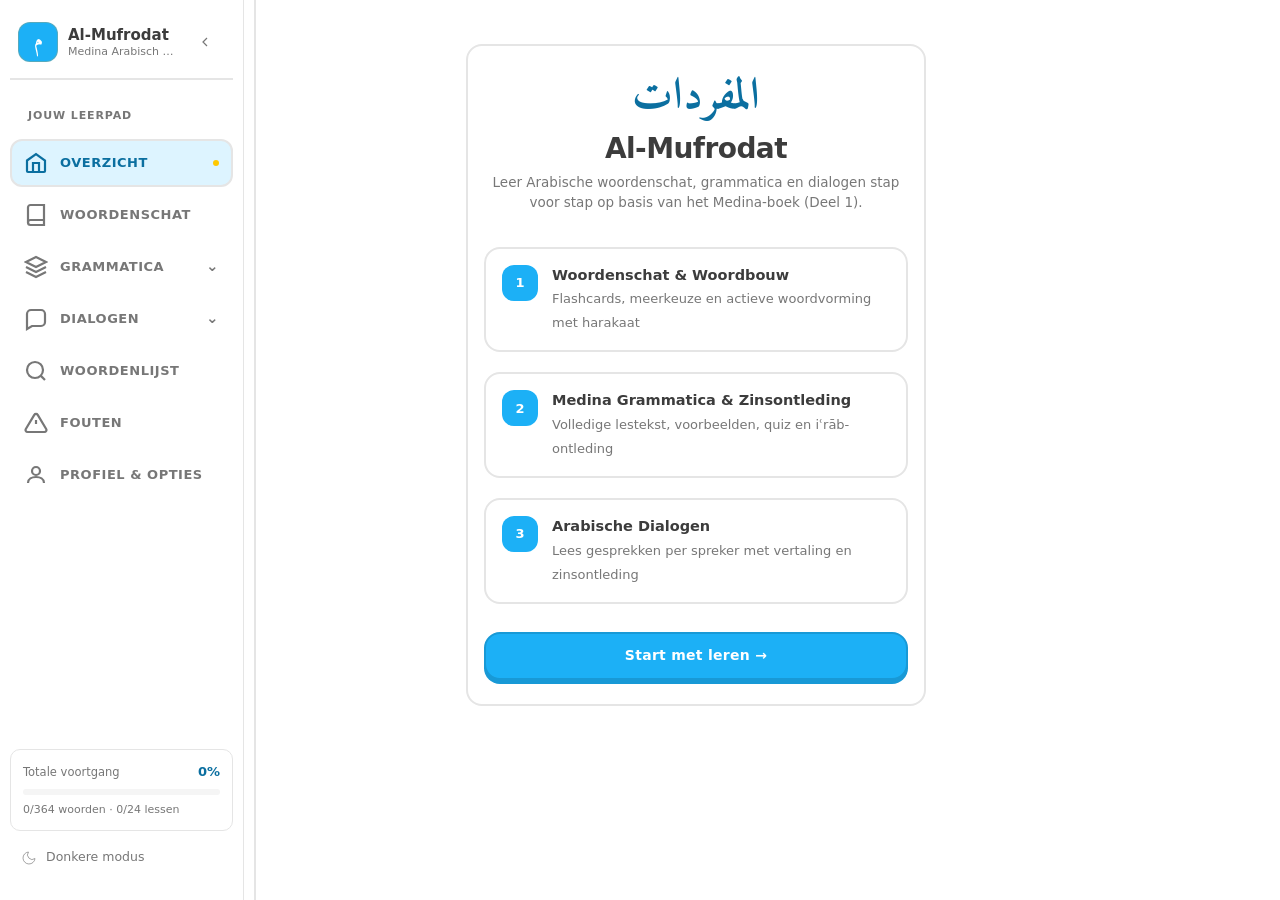
<file: index.html>
<!DOCTYPE html>
<html lang="nl">
<head>
<meta charset="UTF-8">
<meta name="viewport" content="width=device-width, initial-scale=1, viewport-fit=cover">
<title>Al-Mufrodat — Medina Arabisch · Woordenschat, Grammatica & Dialogen</title>
<meta name="theme-color" content="#ffffff" media="(prefers-color-scheme: light)">
<meta name="theme-color" content="#131F24" media="(prefers-color-scheme: dark)">
<meta name="color-scheme" content="light dark">
<meta name="apple-mobile-web-app-capable" content="yes">
<link rel="icon" type="image/svg+xml" href="assets/al-mufrodat-logo.svg">
<meta property="og:type" content="website">
<meta property="og:title" content="Al-Mufrodat — Medina Arabisch">
<meta property="og:description" content="Leer Arabische woordenschat, grammatica en dialogen met de Medina-methode.">
<meta property="og:image" content="assets/al-mufrodat-logo.svg">
<meta name="mobile-web-app-capable" content="yes">
<meta name="description" content="Leer Arabische woordenschat, grammatica en dialogen met de Medina-methode. Download de woordenlijsten per les als PDF.">
<link rel="stylesheet" href="styles.css?v=20261110logo">
<link rel="stylesheet" href="polish.css?v=20261117lab">
<link rel="stylesheet" href="duo-theme.css?v=1">
<script src="duo-theme-boot.js?v=1"></script>
<script src="lessons_v2.js?v=20261110logo"></script>
<script src="grammar_v2.js?v=20261117lab"></script>
<script src="parse_data.js?v=20261110logo"></script>
<script src="exercises_v2.js?v=20261110logo"></script>
<script src="conv_duo.js?v=20261110logo"></script>
<script src="vocab_duo.js?v=20261111path"></script>
<style>
@import url("duo-theme.css?v=1");
.duo-head{display:flex;flex-wrap:wrap;gap:12px;align-items:stretch;margin-bottom:18px}
.duo-stat{flex:1;min-width:100px;background:var(--surface);border:1.5px solid var(--line);border-radius:16px;padding:12px 14px;display:flex;flex-direction:column;gap:2px}
.duo-stat .k{font-size:11px;font-weight:700;letter-spacing:.06em;text-transform:uppercase;color:var(--muted)}
.duo-stat .v{font-size:22px;font-weight:800;color:var(--forest);line-height:1.15}
.duo-stat.gold .v{color:var(--gold)}
.duo-stat.fire .v{color:#e85d04}
.duo-tools{display:flex;flex-wrap:wrap;gap:8px;margin-bottom:16px;align-items:center}
.duo-tools .grow{flex:1}
.duo-path{display:flex;flex-direction:column;align-items:center;gap:0;max-width:420px;margin:0 auto;padding:8px 0 24px}
.duo-node-wrap{display:flex;flex-direction:column;align-items:center;width:100%;position:relative}
.duo-connector{width:4px;height:22px;background:var(--line);border-radius:4px}
.duo-node{width:100%;display:flex;align-items:center;gap:14px;padding:12px 14px;background:var(--surface);border:2px solid var(--line);border-radius:18px;cursor:pointer;text-align:start;font:inherit;color:inherit;box-shadow:0 2px 0 var(--line)}
.duo-node.done{border-color:var(--ok)}
.duo-node.busy{border-color:var(--gold)}
.duo-bubble{width:52px;height:52px;border-radius:50%;flex-shrink:0;display:grid;place-items:center;font-weight:800;font-size:16px;background:var(--paper-deep);color:var(--muted);border:3px solid var(--line)}
.duo-node.busy .duo-bubble{background:var(--gold);color:#173B3F}
.duo-node.done .duo-bubble{background:var(--ok);color:#fff}
.duo-node-body{flex:1;min-width:0}
.duo-node-body strong{display:block;font-size:15px;font-weight:700}
.duo-node-body span{font-size:12.5px;color:var(--muted)}
.duo-node-cta{font-size:12px;font-weight:700;color:var(--forest)}
.flash-card .hint,.flash-card .translit,.card .translit,.translit{display:none!important}
.qcard .q-pic{margin:0 0 10px!important}
.qcard .qar,.qcard .big-ar{font-size:clamp(26px,7vw,38px)!important;margin-top:8px!important}
.gram-sec-title{display:none!important}
.vocab-pdf-link{display:inline-flex;align-items:center;justify-content:center;min-height:40px;align-self:flex-end;margin:8px 6px 4px;padding:7px 14px;border:1px solid var(--line);border-radius:12px;color:var(--forest);background:var(--surface);font-size:13px;font-weight:750;text-decoration:none}
.vocab-pdf-link:hover,.vocab-pdf-link:focus-visible{border-color:var(--gold);background:var(--forest-soft);outline-offset:2px}
.sb-brand-mark[src]{display:block;width:40px;height:40px;object-fit:contain;border:0;background:transparent;border-radius:0}
</style>
</head>
<body>
<div id="sidebar-host"></div>
<div id="topbar-host"></div>
<div id="app"><p style="padding:2rem;font-family:system-ui" role="status">Laden…</p><noscript><p style="padding:0 2rem 2rem;font-family:system-ui">Al-Mufrodat heeft JavaScript nodig. Schakel JavaScript in en laad de pagina opnieuw.</p></noscript></div>
<div id="tabbar-host"></div>
<div class="toast" id="toast"></div>
<script src="app_bootstrap.js?v=1"></script>
</body>
</html>
</file>
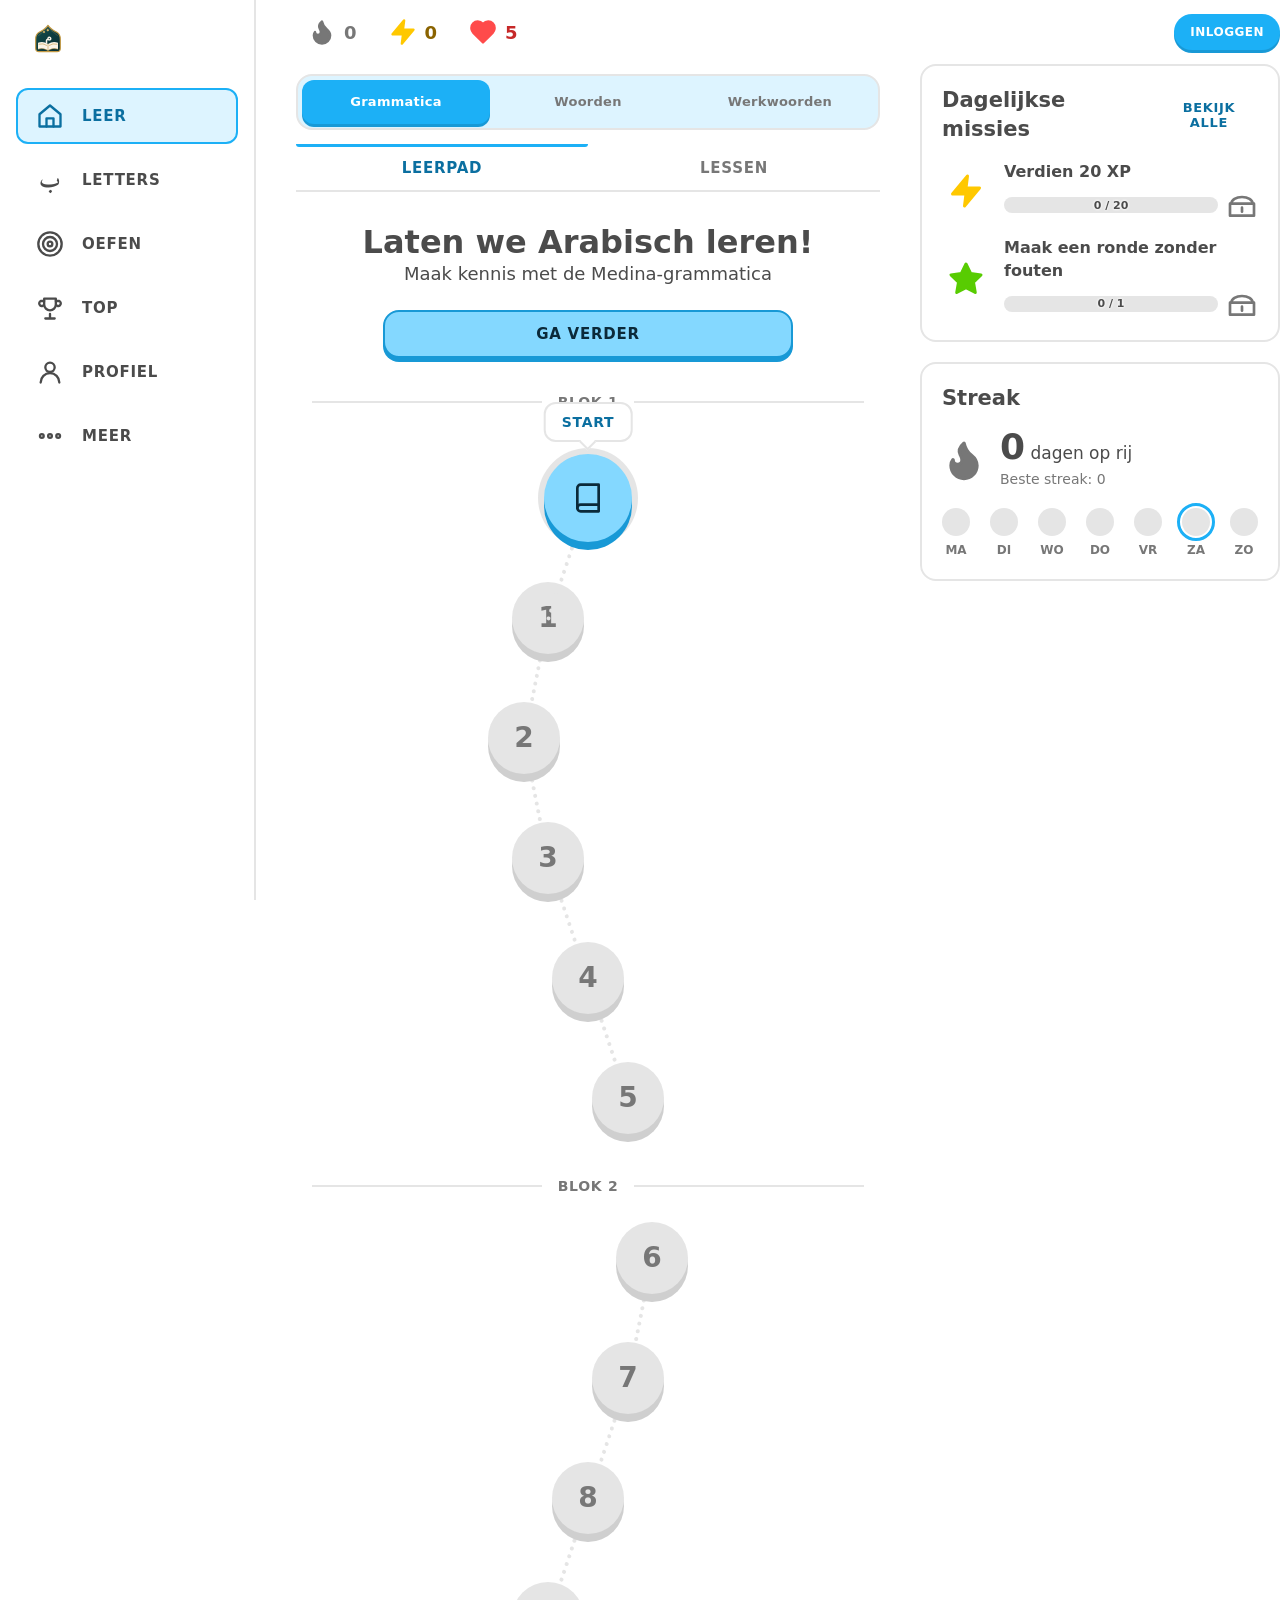
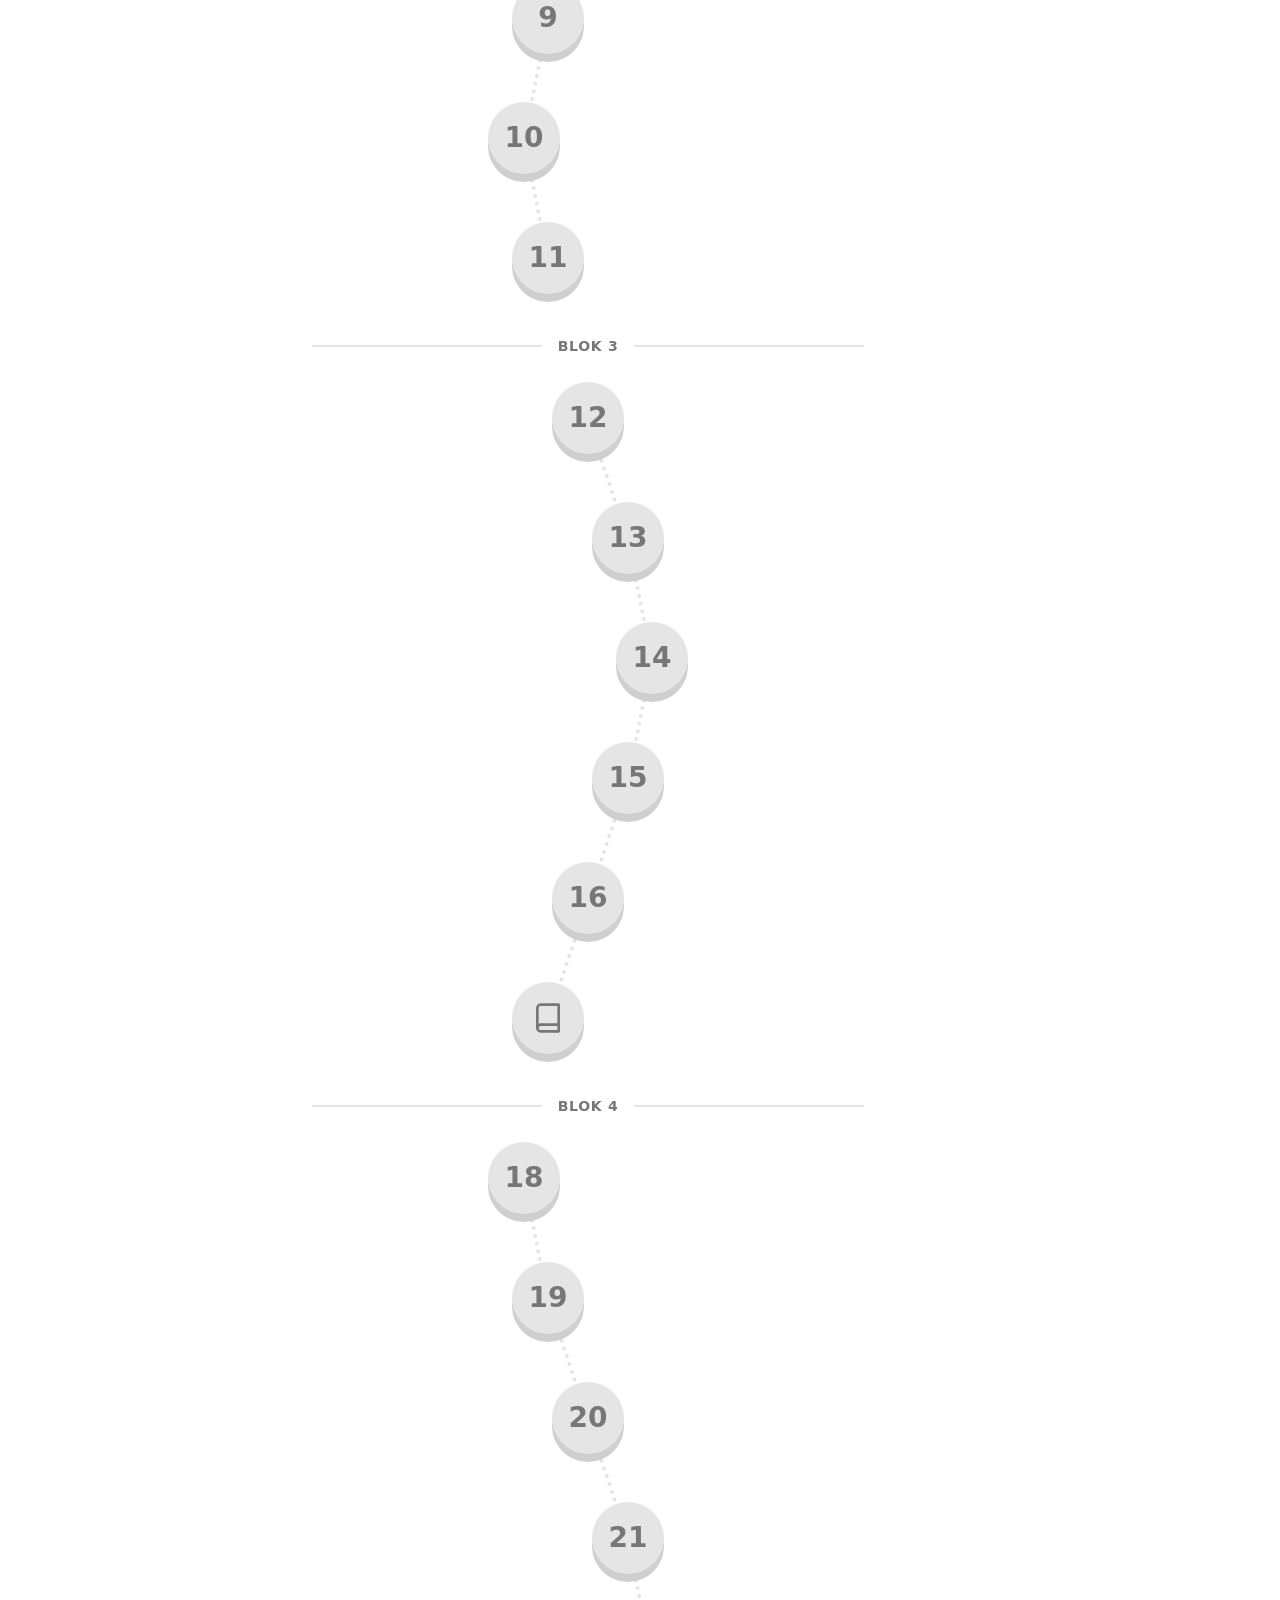
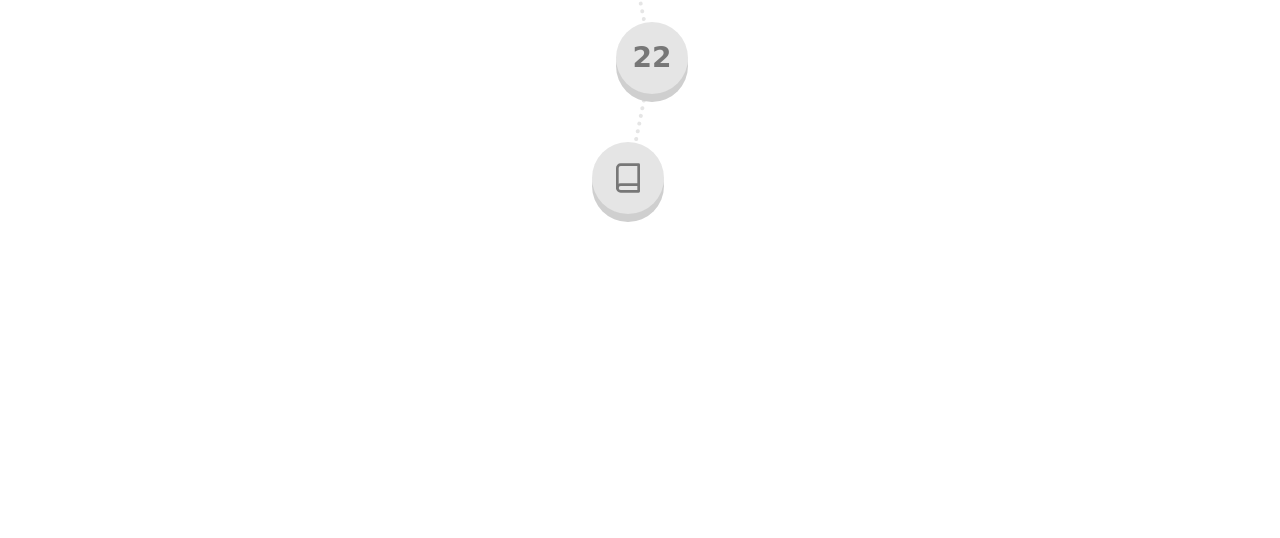
<file: grammatica-test.html>
<!doctype html>
<html lang="nl">
<head>
  <meta charset="utf-8">
  <meta name="viewport" content="width=device-width, initial-scale=1, viewport-fit=cover">
  <meta name="theme-color" content="#131F24">
  <meta name="description" content="Testversie: grammatica oefenen in korte interactieve Medina-lessen.">
  <title>Grammatica Lab · Al-Mufrodat</title>
  <link rel="icon" type="image/svg+xml" href="assets/al-mufrodat-logo.svg">
  <link rel="stylesheet" href="grammatica-test.css?v=8">
  <link rel="stylesheet" href="grammatica-test-ui.css?v=19">
  <link rel="stylesheet" href="grammatica-test-sfx.css?v=19">
  <link rel="stylesheet" href="grammatica-test-home.css?v=24">
  <link rel="stylesheet" href="grammatica-test-lesson-skin.css?v=21">
  <link rel="stylesheet" href="grammatica-test-lab.css?v=19">
  <link rel="stylesheet" href="grammatica-test-play.css?v=23">
  <link rel="stylesheet" href="grammatica-test-vocab.css?v=20261121duo">
  <link rel="stylesheet" href="verbs.css?v=20261116ui">
  <link rel="stylesheet" href="grammatica-test-letters.css?v=2">
  <link rel="stylesheet" href="auth.css?v=3">
  <link rel="stylesheet" href="leaderboard.css?v=2">
  <link rel="stylesheet" href="mascot.css?v=23">
  <script defer src="lessons_v2.js"></script>
  <script defer src="lab_content.js?v=21"></script>
  <script defer src="lab_fill.js?v=21"></script>
  <script defer src="parse_data.js?v=20"></script>
  <script defer src="verbs_data.js?v=20261116stem"></script>
  <script defer src="grammatica-test-verbs.js?v=20261116ui"></script>
  <script defer src="vocab_words.js?v=19"></script>
  <script defer src="grammatica-test-vocab.js?v=20261121duo"></script>
  <script defer src="grammatica-test-letters.js?v=8"></script>
  <script defer src="grammatica-test-parse.js?v=22"></script>
  <script defer src="leaderboard.js?v=2"></script>
  <script defer src="auth-config.js?v=2"></script>
  <script defer src="auth.js?v=2"></script>
  <script defer src="grammatica-test-home.js?v=20261121ui"></script>
  <script defer src="mascot-core.js?v=23"></script>
  <script defer src="grammatica-test.js?v=8"></script>
  <script defer src="grammatica-test-sfx.js?v=24"></script>
  <script defer src="grammatica-test-home-bridge.js?v=19"></script>
  <script defer src="mascot-bridge.js?v=28"></script>
</head>
<body>
<a class="skip" href="#main">Direct naar de les</a>
<header class="site-header">
  <a class="site-brand" href="index.html#/grammatica" aria-label="Terug naar grammatica">
    <img src="assets/al-mufrodat-logo.svg" alt="" width="36" height="36">
    <span><strong>Al-Mufrodat</strong><small>Medina Arabisch</small></span>
  </a>
  <span class="beta-label">TEST</span>
  <a class="site-exit" href="index.html#/grammatica">Grammatica</a>
</header>
<main id="main" tabindex="-1">
  <div id="gd-app" aria-live="off"><p class="loading">Oefenlessen laden…</p></div>
</main>
</body>
</html>
</file>
<file: styles.css>
/* Local Amiri font definitions */
@font-face {
  font-family: 'Amiri';
  font-style: normal;
  font-weight: 400;
  font-display: swap;
  src: url('fonts/amiri-regular-ar.woff2') format('woff2');
  unicode-range: U+0600-06FF, U+0750-077F, U+0870-088E, U+0890-0891, U+08A0-08E1, U+08E3-08FF, U+200C-200E, U+2010-2011, U+204F, U+2E41, U+FB50-FDFF, U+FE70-FE74, U+FE76-FEFC;
}
@font-face {
  font-family: 'Amiri';
  font-style: normal;
  font-weight: 400;
  font-display: swap;
  src: url('fonts/amiri-regular-latin.woff2') format('woff2');
  unicode-range: U+0000-00FF, U+0131, U+0152-0153, U+02BB-02BC, U+02C6, U+02DA, U+02DC, U+0304, U+0308, U+0329, U+2000-206F, U+20AC, U+2122, U+2191, U+2193, U+2212, U+2215, U+FEFF, U+FFFD;
}
@font-face {
  font-family: 'Amiri';
  font-style: normal;
  font-weight: 700;
  font-display: swap;
  src: url('fonts/amiri-bold-ar.woff2') format('woff2');
  unicode-range: U+0600-06FF, U+0750-077F, U+0870-088E, U+0890-0891, U+08A0-08E1, U+08E3-08FF, U+200C-200E, U+2010-2011, U+204F, U+2E41, U+FB50-FDFF, U+FE70-FE74, U+FE76-FEFC;
}
@font-face {
  font-family: 'Amiri';
  font-style: normal;
  font-weight: 700;
  font-display: swap;
  src: url('fonts/amiri-bold-latin.woff2') format('woff2');
  unicode-range: U+0000-00FF, U+0131, U+0152-0153, U+02BB-02BC, U+02C6, U+02DA, U+02DC, U+0304, U+0308, U+0329, U+2000-206F, U+20AC, U+2122, U+2191, U+2193, U+2212, U+2215, U+FEFF, U+FFFD;
}

:root{
  --paper:#F4EFE6; --paper-deep:#E7DFD0; --surface:#FFFFFF;
  --ink:#142224; --ink-soft:#344749; --muted:#5E7072;
  --line:#DFD7C8; --line-strong:#C8BDA8;
  --forest:#12383B; --forest-dark:#0B2527; --forest-soft:#E4EFEF;
  --on-forest:#FAF7F2;
  --gold:#C49A45; --gold-soft:#DAB86E; --gold-pale:rgba(196,154,69,.15);
  --clay:#B83B2A; --clay-soft:#FCE8E5; --ok:#1F7A4C; --ok-soft:#E3F5EC;
  --purple:#12383B; --purple-soft:#E4EFEF; --on-purple:#FAF7F2;
  --blue:#12383B; --blue-soft:#E4EFEF; --on-blue:#FAF7F2;
  --nav:#FFFFFF; --hero:#12383B;
  --radius:14px; --shadow:0 4px 18px rgba(18,56,59,.06);
  --font:Figtree,system-ui,-apple-system,sans-serif; --ar:Amiri,serif;
}

[data-theme="dark"]{
  --paper:#0B1416;
  --paper-deep:#111E21;
  --surface:#152629;
  --ink:#EDF4F5;
  --ink-soft:#B2C5C7;
  --muted:#809699;
  --line:#20373B;
  --line-strong:#2D4A50;
  --forest:#68BCC2;
  --forest-dark:#7EC8CE;
  --forest-soft:rgba(104,188,194,0.14);
  --on-forest:#0B1416;
  --gold:#D4AE5C;
  --gold-soft:#E2C785;
  --gold-pale:rgba(212,174,92,0.16);
  --clay:#E26D5C;
  --clay-soft:rgba(226,109,92,0.18);
  --ok:#48BB78;
  --ok-soft:rgba(72,187,120,0.18);
  --purple:#68BCC2;
  --purple-soft:rgba(104,188,194,0.14);
  --on-purple:#0B1416;
  --blue:#68BCC2;
  --blue-soft:rgba(104,188,194,0.14);
  --on-blue:#0B1416;
  --nav:#101D20;
  --hero:#081012;
  --shadow:0 8px 30px rgba(0,0,0,0.45);
}

*{box-sizing:border-box;margin:0;padding:0;-webkit-tap-highlight-color:transparent}
html, body, #app {
  touch-action: pan-y pinch-zoom;
}
html{-webkit-font-smoothing:antialiased;color-scheme:light;-webkit-text-size-adjust:100%}
[data-theme="dark"]{color-scheme:dark}

body{
  font-family:var(--font);
  background:var(--paper);
  color:var(--ink);
  min-height:100dvh;
  line-height:1.5;
  caret-color:transparent;
  transition:background .2s ease,color .2s ease;
}
input,textarea,select,[contenteditable="true"]{
  caret-color:var(--ink);
  -webkit-user-select:text!important;
  user-select:text!important;
  pointer-events:auto;
  font:inherit;
  color:inherit;
}
button,.tab,.path-card,.card,.lesson,.book-lesson,.opt,.icon-btn,.sbn,.route-card,.core-item{
  caret-color:transparent;
  -webkit-user-select:none;
  user-select:none;
}
button{font:inherit;cursor:pointer;border:none;background:none;color:inherit}
:focus{outline:none}
:focus-visible{outline:2px solid var(--gold);outline-offset:2px}
::selection{background:rgba(191,157,86,.32);color:inherit}

.ar,
[lang="ar"],
.ar-inline {
  font-family: var(--ar);
  direction: rtl;
  font-feature-settings: "liga" 1, "calt" 1;
  -webkit-font-smoothing: antialiased;
  text-rendering: optimizeLegibility;
}

/* Arabisch in lopende tekst & titels (Punt 6): aanzienlijk groter, royale regelafstand, klinkertekens nooit knijpen */
.ar-inline {
  display: inline-block;
  font-size: max(24px, 1.32em);
  line-height: 2.05;
  padding: 0 3px;
  vertical-align: -0.1em;
  unicode-bidi: isolate;
  font-weight: 700;
  color: var(--forest);
  overflow: visible;
}

[data-theme="dark"] .ar-inline {
  color: var(--forest-dark, #7ec8ce);
}

/* Arabisch in lopende Nederlandse tekst, kopjes en lijsten */
p .ar-inline,
p [lang="ar"],
.gram-p .ar-inline,
.gram-p [lang="ar"],
.gram-rule .ar-inline,
.gram-rule [lang="ar"],
.gram-footnote .ar-inline,
.gram-footnote [lang="ar"],
h1 .ar-inline, h1 [lang="ar"],
h2 .ar-inline, h2 [lang="ar"],
h3 .ar-inline, h3 [lang="ar"],
.gram-lesson-title .ar-inline,
.gram-lesson-title [lang="ar"] {
  font-size: max(24px, 1.32em);
  line-height: 2.05;
  padding: 0 3px;
  display: inline-block;
  vertical-align: -0.1em;
  unicode-bidi: isolate;
  font-weight: 700;
  overflow: visible;
}

[data-ar="s"] .ar,[data-ar="s"] .qar,[data-ar="s"] .big-ar{font-size:90%}
[data-ar="l"] .book-line .ar,[data-ar="l"] .qar,[data-ar="l"] .big-ar{font-size:118%}

/* ===== BUTTONS & SHARED UI ===== */
.btn{
  display:inline-flex;align-items:center;justify-content:center;gap:8px;
  min-height:44px;padding:0 18px;border-radius:10px;
  font-weight:600;font-size:14px;transition:all .15s ease;
}
.btn-primary{background:var(--forest);color:var(--on-forest)}
.btn-primary:hover{filter:brightness(1.08)}
.btn-primary:active{transform:scale(.99)}
.btn-gold{background:var(--gold);color:#173B3F;font-weight:700}
.btn-gold:hover{filter:brightness(1.06)}
.btn-secondary{background:var(--surface);border:1.5px solid var(--line-strong);color:var(--ink)}
.btn-secondary:hover{border-color:var(--gold)}
.btn-ghost{color:var(--ink-soft);border:1px solid transparent}
.btn-ghost:hover{background:var(--paper-deep);color:var(--ink)}
.btn-danger{background:var(--clay);color:#fff}
.btn:disabled{opacity:.42;cursor:not-allowed}
.btn-block{width:100%}
.btn-sm{min-height:36px;padding:0 12px;font-size:13px;border-radius:8px}

.icon-btn{
  width:42px;height:42px;border-radius:10px;display:grid;place-items:center;
  border:1.5px solid var(--line);background:var(--surface);color:var(--ink-soft);
  transition:border-color .15s,color .15s,background .15s;
}
.icon-btn:hover{border-color:var(--gold);color:var(--forest)}

.card{
  background:var(--surface);
  border:1px solid var(--line);
  border-radius:var(--radius);
  padding:18px;
  box-shadow:var(--shadow);
}
.progress{height:7px;background:var(--paper-deep);border-radius:99px;overflow:hidden}
.progress>i{display:block;height:100%;background:var(--gold);border-radius:inherit;transition:width .35s ease}

.back{
  display:inline-flex;align-items:center;gap:8px;
  font-size:13.5px;font-weight:600;color:var(--ink-soft);
  min-height:38px;padding:4px 10px 4px 4px;border-radius:9px;
  transition:color .15s,background .15s;
}
.back:hover{color:var(--forest);background:var(--paper-deep)}
.back span{
  width:30px;height:30px;border-radius:8px;
  background:var(--forest);color:var(--on-forest);
  display:grid;place-items:center;font-size:15px;
}

/* ===== MOBILE TABBAR (<700px) ===== */
.sidebar,.topbar{display:none}
#tabbar-host{
  position:fixed;left:0;right:0;bottom:0;z-index:200;
  background:var(--nav);border-top:1px solid var(--line);
}
.tabbar{
  padding:6px 10px calc(6px + env(safe-area-inset-bottom,0px));
  background:var(--nav);
}
.tabbar-inner{max-width:520px;margin:0 auto;display:grid;grid-template-columns:repeat(5,1fr);gap:4px}
.tab{
  display:flex;flex-direction:column;align-items:center;gap:3px;
  padding:7px 4px;border-radius:12px;font-size:10px;font-weight:700;color:var(--muted);
}
.tab.active{color:var(--forest);background:var(--forest-soft)}
.tab.active svg{stroke:var(--gold)}
.tab svg{width:20px;height:20px}

/* ===== HEADERS & SECTION HEADERS (.sh from Al-Wajibat) ===== */
.header{text-align:left;padding:6px 0 14px}
.header .logo{font-family:var(--ar);font-size:32px;font-weight:700;color:var(--forest);line-height:1}
.header h1{font-size:22px;font-weight:700;margin-top:4px;letter-spacing:-.02em}
.header p{color:var(--muted);font-size:13.5px;margin-top:2px}
.stats{display:flex;gap:8px;flex-wrap:wrap;margin-top:12px}
.chip{
  display:inline-flex;align-items:center;gap:6px;padding:6px 12px;
  border-radius:999px;border:1px solid var(--line);background:var(--surface);
  font-size:12px;font-weight:600;color:var(--ink-soft);
}

.sh{
  display:flex;flex-direction:column;gap:14px;
  padding:8px 0 18px;border-bottom:1px solid var(--line);margin-bottom:18px;
}
.sh-main{flex:1;min-width:0}
.sh-eyebrow{
  display:inline-flex;align-items:center;gap:6px;
  font-size:11px;font-weight:700;letter-spacing:.08em;text-transform:uppercase;
  color:var(--gold);margin-bottom:6px;
}
.sh-eyebrow::before{content:"";width:6px;height:6px;border-radius:50%;background:var(--gold)}
.sh h1{
  font-family:var(--ar);font-weight:700;
  font-size:clamp(26px,4vw,36px);line-height:1.15;color:var(--ink);margin-bottom:6px;
}
.sh p{font-size:13.5px;color:var(--muted);line-height:1.5;max-width:560px}
.sh-progress-box{
  background:var(--surface);border:1px solid var(--line);
  border-radius:10px;padding:12px 14px;min-width:155px;
}
.sh-progress-label{font-size:11px;font-weight:600;color:var(--muted);text-transform:uppercase;letter-spacing:.05em;margin-bottom:4px}
.sh-progress-pct{font-size:20px;font-weight:700;color:var(--forest);margin-bottom:8px;line-height:1.1}
.sh-progress-bar{height:6px;border-radius:999px;background:var(--paper-deep);overflow:hidden}
.sh-progress-fill{height:100%;background:var(--gold);border-radius:999px;transition:width .35s ease}

/* ===== RESUME ROW & LESSON CARDS ===== */
.resume-row{
  display:flex;flex-wrap:wrap;align-items:center;gap:8px 12px;
  width:100%;text-align:start;padding:13px 16px;margin-bottom:14px;
  border:1px solid var(--line);border-radius:12px;background:var(--surface);
  transition:border-color .15s,box-shadow .15s;
}
.resume-row:hover{border-color:var(--gold);box-shadow:0 4px 14px rgba(23,59,63,.06)}
.resume-k{
  font-size:11px;font-weight:800;letter-spacing:.06em;text-transform:uppercase;
  color:var(--gold);background:var(--gold-pale);padding:3px 8px;border-radius:6px;
}
.resume-t{font-weight:700;flex:1;font-size:14px}
.resume-m{font-size:12.5px;font-weight:600;color:var(--forest)}

.section-h{display:flex;align-items:baseline;justify-content:space-between;margin:22px 0 10px}
.section-h h2{font-size:17px;font-weight:700}
.section-h span{font-size:11px;font-weight:700;color:var(--muted);text-transform:uppercase;letter-spacing:.06em}

.lesson{
  border:1px solid var(--line);background:var(--surface);
  border-radius:12px;padding:15px 16px;margin-bottom:10px;
  transition:border-color .15s,box-shadow .15s,transform .15s;
}
.lesson:hover{border-color:var(--gold)}
.lesson .status{font-size:10.5px;font-weight:700;text-transform:uppercase;letter-spacing:.06em;margin-bottom:2px}
.lesson .status.new{color:var(--muted)}
.lesson .status.busy{color:var(--gold)}
.lesson .status.done{color:var(--ok)}
.lesson h3{font-size:15.5px;font-weight:700;line-height:1.3}
.lesson .blurb{font-size:13px;color:var(--muted);margin:3px 0 10px}
.lesson .row{display:flex;gap:8px;margin-top:10px}
.lesson .row .btn{flex:1}

.path-lesson{display:flex;gap:14px;align-items:flex-start;width:100%}
.path-num{
  width:38px;height:38px;border-radius:10px;flex-shrink:0;
  display:grid;place-items:center;font-weight:800;font-size:14px;
  background:var(--paper-deep);color:var(--muted);border:1.5px solid var(--line);
}
.path-lesson.busy .path-num{background:var(--gold-pale);color:var(--forest);border-color:var(--gold)}
.path-lesson.done .path-num{background:var(--forest);color:var(--on-forest);border-color:var(--forest)}
.path-body{flex:1;min-width:0}
.path-body h3{font-size:15.5px;margin:2px 0 4px;font-weight:700;line-height:1.35}
.vocab-preview{font-family:var(--ar);font-size:18px;color:var(--forest);margin:4px 0 8px;line-height:1.4;white-space:nowrap;overflow:hidden;text-overflow:ellipsis;direction:rtl;letter-spacing:.02em}
.path-body .btn{width:100%;margin-top:8px}
.path-alts{display:flex;gap:14px;justify-content:center;margin-top:8px;padding-top:6px;border-top:1px dashed var(--line)}
.path-alts button{display:inline-flex;align-items:center;gap:5px;font-size:12.5px;font-weight:700;color:var(--muted);padding:3px 8px;border-radius:6px;transition:color .15s,background .15s}
.path-alts button svg{flex-shrink:0}
.path-alts button:hover{color:var(--forest);background:var(--paper-deep)}

/* ===== FLASHCARDS & QUIZ ===== */
.flash-card{
  min-height:300px;display:flex;flex-direction:column;align-items:center;justify-content:center;
  text-align:center;position:relative;cursor:pointer;padding:44px 22px 26px;
  transition:border-color .15s,transform .12s;
}
.flash-card:hover{border-color:var(--gold)}
.flash-card:active{transform:scale(.99)}
.flash-card .tag{position:absolute;top:14px;left:16px;font-size:11px;font-weight:700;color:var(--muted);letter-spacing:.08em;text-transform:uppercase}
.flash-card .speak{position:absolute;top:12px;right:12px}
.flash-card .big-ar{font-family:var(--ar);font-size:clamp(42px,10vw,64px);font-weight:700;line-height:1.3;direction:rtl}
.flash-card .translit{color:var(--muted);font-size:14px;margin-top:6px}
.flash-card .hint{margin-top:22px;font-size:11px;font-weight:700;color:var(--gold);letter-spacing:.08em;text-transform:uppercase}
.flash-card .nl{font-size:26px;font-weight:700}
.flash-controls{display:flex;align-items:center;justify-content:center;gap:14px;margin-top:18px}
.swipe-hint{display:none;text-align:center;font-size:11px;color:var(--muted);margin-top:10px;font-weight:600}
@media (hover:none) and (pointer:coarse){.swipe-hint{display:block}}

.qcard{position:relative;text-align:center;padding:28px 20px}
.qcard .qlabel{display:none}
.qcard .qmain{font-size:26px;font-weight:700;margin:10px 0 6px}
.qcard .qar{font-family:var(--ar);font-size:clamp(38px,9vw,56px);font-weight:700;direction:rtl;margin:8px 0}
.options{display:grid;grid-template-columns:1fr 1fr;gap:10px;margin-top:18px}
@media(max-width:440px){.options{grid-template-columns:1fr}}
.opt{
  min-height:60px;border:1.5px solid var(--line);border-radius:11px;
  background:var(--paper);font-family:var(--ar);font-size:22px;direction:rtl;
  padding:10px 14px;display:flex;align-items:center;justify-content:center;gap:8px;
  transition:border-color .15s,background .15s;
}
.opt:hover:not(:disabled){border-color:var(--gold);background:var(--surface)}
.opt.opt-nl{font-family:var(--font);font-size:15px;font-weight:600;direction:ltr;min-height:54px;text-align:center}
.opt.correct{background:var(--ok-soft)!important;border-color:var(--ok)!important;color:var(--ok)!important;font-weight:700}
.opt.wrong{background:var(--clay-soft)!important;border-color:var(--clay)!important;color:var(--clay)!important}
.opt:disabled{cursor:default}

.type-row{display:flex;gap:8px;margin-top:16px}
.type-row input{flex:1;min-height:46px;border:1.5px solid var(--line);border-radius:10px;padding:0 14px;background:var(--paper)}
.type-row input:focus{outline:none;border-color:var(--gold);box-shadow:0 0 0 3px var(--gold-pale)}
.dont-know{margin-top:14px;font-size:13px;color:var(--muted);text-decoration:underline;font-weight:600}

.feedback{
  position:fixed;left:0;right:0;bottom:calc(62px + env(safe-area-inset-bottom,0px));
  z-index:150;padding:14px 16px;transform:translateY(140%);
  transition:transform .25s cubic-bezier(.22,1,.36,1);
  border-top:2px solid transparent;pointer-events:none;visibility:hidden;
}
.feedback.show{transform:translateY(0);pointer-events:auto;visibility:visible}
.feedback.ok{background:var(--ok-soft);border-color:var(--ok)}
.feedback.no{background:var(--clay-soft);border-color:var(--clay)}
.feedback-inner{max-width:640px;margin:0 auto;display:flex;align-items:center;justify-content:space-between;gap:12px}
.feedback .txt{font-weight:700;font-size:14.5px}
.feedback.ok .txt{color:var(--ok)}
.feedback.no .txt{color:var(--clay)}

.summary{text-align:center;padding:32px 20px}
.sum-score{font-size:48px;font-weight:800;letter-spacing:-.03em;color:var(--forest);line-height:1}
.sum-score span{font-size:22px;color:var(--muted);font-weight:600}
.summary h2{font-size:24px;margin:8px 0 4px}
.summary p{color:var(--muted);margin-bottom:16px}

/* ===== WOORDENLIJST & FORMS ===== */
.search{
  width:100%;min-height:44px;border:1.5px solid var(--line);border-radius:10px;
  padding:0 14px;background:var(--surface);margin:10px 0 14px;
}
.search:focus{outline:none;border-color:var(--gold);box-shadow:0 0 0 3px var(--gold-pale)}
.wl-group{margin-bottom:20px;background:var(--surface);border:1px solid var(--line);border-radius:12px;padding:12px 16px}
.wl-h{font-size:11.5px;font-weight:700;letter-spacing:.07em;text-transform:uppercase;color:var(--gold);padding-bottom:8px;border-bottom:1px solid var(--line);margin-bottom:4px}
.wl-row{display:flex;align-items:center;gap:12px;padding:10px 0;border-bottom:1px solid var(--line)}
.wl-row:last-child{border-bottom:none}
.wl-row .nl{flex:1;font-weight:600;font-size:14.5px}
.wl-row .ar{font-size:23px;font-weight:700;color:var(--forest)}
.wl-row.warm{box-shadow:inset -3px 0 0 #D4A017}
.wl-row.hot{box-shadow:inset -3px 0 0 var(--clay)}

.form label{display:block;font-size:11px;font-weight:700;letter-spacing:.06em;text-transform:uppercase;color:var(--muted);margin:12px 0 5px}
.form input,.form select{width:100%;min-height:44px;border:1.5px solid var(--line);border-radius:10px;padding:0 12px;background:var(--paper)}
.form input:focus,.form select:focus{outline:none;border-color:var(--gold)}
.form .ar-in{font-family:var(--ar);font-size:20px;direction:rtl}

.toast{
  position:fixed;bottom:88px;left:50%;transform:translateX(-50%);
  background:var(--ink);color:var(--paper);padding:10px 18px;border-radius:10px;
  font-size:13.5px;font-weight:600;opacity:0;pointer-events:none;transition:opacity .25s;z-index:300;max-width:90%;
}
.toast.show{opacity:1}

/* ===== GRAMMAR & PARSING ===== */
.grammar-block{margin-bottom:16px}
.grammar-block h3{font-size:15.5px;font-weight:700;margin-bottom:8px;color:var(--forest)}
.grammar-block ul{padding-left:18px;margin-bottom:12px}
.grammar-block li{font-size:14.5px;line-height:1.55;margin-bottom:6px;color:var(--ink-soft)}
.ex{
  background:var(--paper);border:1px solid var(--line);border-radius:10px;
  padding:12px 16px;margin-bottom:8px;display:flex;justify-content:space-between;align-items:center;gap:12px;
}
.ex .ar{font-size:22px;font-weight:700}
.ex .nl{font-size:13.5px;color:var(--muted);margin-top:2px}

.lesson-tabs{
  position:sticky;top:8px;z-index:15;display:flex;gap:6px;margin:14px 0 18px;
  padding:5px;background:var(--paper-deep);border-radius:12px;border:1px solid var(--line);
  overflow-x:auto;flex-wrap:nowrap;scrollbar-width:none;
}
.lesson-tabs::-webkit-scrollbar{display:none}
.lesson-tab{
  flex:1;min-width:0;padding:10px 10px;border:none;border-radius:9px;
  background:transparent;font-family:inherit;font-size:13px;font-weight:700;
  color:var(--muted);cursor:pointer;transition:.15s;white-space:nowrap;text-align:center;
}
.lesson-tab.active{background:var(--surface);color:var(--forest);box-shadow:0 1px 4px rgba(0,0,0,.08);border:1px solid var(--line)}
[data-theme="dark"] .lesson-tab.active{border-color:var(--gold);color:var(--gold)}
.lesson-tab .tab-count{display:block;font-size:10.5px;font-weight:600;opacity:.75;margin-top:2px}
.lesson-pane{display:none}
.lesson-pane.active{display:block}

.parse-slots{display:flex;flex-direction:column;gap:8px;margin:10px 0}
.parse-slot{
  display:flex;align-items:center;justify-content:space-between;gap:10px;
  padding:11px 14px;border:1.5px dashed var(--line-strong);border-radius:12px;
  background:var(--surface);text-align:start;transition:border-color .15s,background .15s;
}
.parse-slot.drop{border-color:var(--gold);background:var(--gold-pale)}
.parse-slot.filled{border-style:solid;border-color:var(--line)}
.parse-lab{font-size:12.5px;font-weight:700;color:var(--muted);flex:1}
.parse-tok{font-size:22px;font-weight:700}
.parse-bank{display:flex;flex-wrap:wrap;gap:8px;justify-content:center;margin-top:10px}
.parse-chip{
  padding:8px 14px;border-radius:999px;border:1.5px solid var(--line);
  background:var(--surface);min-height:44px;display:flex;flex-direction:column;align-items:center;gap:2px;
}
.parse-chip .ar{font-size:21px}
.parse-chip.on{border-color:var(--gold);background:var(--gold-pale)}
.parse-info{
  display:inline-grid;place-items:center;width:19px;height:19px;border-radius:50%;
  background:var(--paper-deep);font-size:11px;margin-inline-start:5px;color:var(--forest);
}
.parse-explain{
  background:var(--forest-soft);border:1px solid var(--line);border-radius:12px;
  padding:14px;margin-bottom:12px;font-size:13.5px;line-height:1.5;
}
.parse-explain .parse-line{margin:0;padding:6px 0;border-bottom:1px solid var(--line);font-size:14px;color:var(--ink)}
.parse-explain .parse-line.parse-h{font-weight:800;border-bottom:0;padding-top:12px;color:var(--forest)}

/* ===== DIALOGUES & SPEECH RECOGNITION ===== */
.conv-banner{
  width:100%;height:160px;border-radius:14px;overflow:hidden;
  margin-bottom:14px;border:1px solid var(--line);background:var(--paper-deep);position:relative;
}
@media(min-width:600px){.conv-banner{height:190px}}
.conv-banner img{width:100%;height:100%;object-fit:cover;object-position:center 32%;display:block}
.conv-banner .conv-banner-fade{position:absolute;left:0;right:0;bottom:0;height:45%;background:linear-gradient(transparent,rgba(0,0,0,.35));pointer-events:none}

/* Dialogue Hub / Overview Cards */
.conv-unit-card{
  display:flex;flex-direction:column;text-align:start;
  background:var(--surface);border:1px solid var(--line);
  border-radius:16px;padding:18px 20px;cursor:pointer;
  transition:transform .18s cubic-bezier(.2,.8,.4,1), border-color .18s ease, box-shadow .18s ease;
  position:relative;width:100%;font-family:inherit;color:inherit;
}
.conv-unit-card:hover{
  transform:translateY(-2px);border-color:var(--forest);
  box-shadow:0 10px 24px -6px rgba(0,0,0,.12);
}
.conv-card-top{
  display:flex;justify-content:space-between;align-items:center;margin-bottom:12px;
}
.conv-card-badge{
  font-size:11.5px;font-weight:700;text-transform:uppercase;letter-spacing:.06em;
  color:var(--forest);background:rgba(104,188,194,.14);
  padding:3px 9px;border-radius:6px;
}
.conv-card-scenes{
  font-size:12px;font-weight:600;color:var(--muted);
}
.conv-card-body{
  flex:1;display:flex;flex-direction:column;gap:4px;
}
.conv-card-ar{
  font-family:var(--ar);font-size:24px;font-weight:700;line-height:1.4;
  color:var(--ink);text-align:right;direction:rtl;
}
.conv-card-title{
  font-size:15.5px;font-weight:700;color:var(--ink);line-height:1.35;
}
.conv-card-speakers{
  display:flex;flex-wrap:wrap;gap:6px;margin-top:8px;
}
.conv-spk-tag{
  display:inline-flex;align-items:baseline;gap:4px;
  font-size:11.5px;font-weight:600;color:var(--ink-soft);
  background:var(--paper-deep);border:1px solid var(--line);
  padding:2px 8px;border-radius:12px;
}
.conv-spk-tag small{
  color:var(--muted);font-size:10.5px;font-weight:500;
}
.conv-card-footer{
  display:flex;justify-content:space-between;align-items:center;
  margin-top:14px;padding-top:12px;border-top:1px solid var(--line);
  font-size:13px;font-weight:600;color:var(--forest);
}
.conv-card-arrow{
  font-size:15px;transition:transform .18s ease;
}
.conv-unit-card:hover .conv-card-arrow{
  transform:translateX(4px);
}

/* Dialogue Unit View */
.conv-top-bar{
  display:flex;justify-content:space-between;align-items:center;margin-bottom:12px;
}
.conv-top-unit-tag{
  font-size:13px;font-weight:700;color:var(--muted);
}
.conv-hero-card{
  background:var(--surface);border:1px solid var(--line);
  border-radius:18px;padding:20px;margin-bottom:14px;
  position:relative;overflow:hidden;
}
.conv-hero-kicker{
  font-size:11.5px;font-weight:700;text-transform:uppercase;letter-spacing:.08em;
  color:var(--forest);margin-bottom:4px;
}
.conv-hero-ar{
  font-family:var(--ar);font-size:clamp(26px,5.5vw,36px);font-weight:800;
  line-height:1.35;color:var(--ink);margin:4px 0;direction:rtl;text-align:right;
}
.conv-hero-nl{
  font-size:16.5px;font-weight:700;color:var(--ink-soft);
}
.conv-instruction{
  margin-top:10px;padding:8px 12px;border-radius:10px;
  background:var(--paper-deep);border:1px solid var(--line);
  font-size:13px;display:flex;align-items:center;gap:8px;flex-wrap:wrap;color:var(--ink);
}
.conv-instruction .ar{
  font-family:var(--ar);font-weight:700;font-size:15px;
}
.conv-inst-sub{
  color:var(--muted);font-size:12px;
}

/* Scene Selector Tabs */
.conv-scene-tabs{
  display:flex;gap:8px;overflow-x:auto;padding:2px 2px 10px;margin-bottom:12px;
  scrollbar-width:thin;
}
.conv-scene-tab{
  display:flex;flex-direction:column;align-items:flex-start;text-align:start;
  padding:8px 14px;border-radius:12px;min-width:120px;
  background:var(--surface);border:1.5px solid var(--line);
  cursor:pointer;transition:all .15s ease;font-family:inherit;
}
.conv-scene-tab:hover{
  border-color:var(--forest);background:var(--paper);
}
.conv-scene-tab.active{
  border-color:var(--forest);background:var(--paper-deep);
  box-shadow:0 0 0 1px var(--forest);
}
.conv-tab-num{
  font-size:10.5px;font-weight:700;text-transform:uppercase;letter-spacing:.05em;
  color:var(--muted);
}
.conv-scene-tab.active .conv-tab-num{
  color:var(--forest);
}
.conv-tab-label{
  font-size:13px;font-weight:700;color:var(--ink);white-space:nowrap;margin-top:2px;
}

/* Control Bar */
.conv-control-bar{
  display:flex;justify-content:space-between;align-items:center;gap:8px;flex-wrap:wrap;
  background:var(--surface);border:1px solid var(--line);
  border-radius:14px;padding:10px 14px;margin-bottom:14px;
}
.conv-ctrl-left,.conv-ctrl-right{
  display:flex;align-items:center;gap:6px;flex-wrap:wrap;
}
.conv-ctrl-btn{
  display:inline-flex;align-items:center;gap:6px;font-weight:600;
}
.conv-ctrl-btn svg{
  width:15px;height:15px;flex-shrink:0;
}

/* Dialogue Speech Bubbles */
.book-dialogue-wrap{display:block;margin-top:4px;margin-bottom:14px}
.book-dialogue{
  background:transparent;border:none;padding:0;
}
.conv-lines-stack{
  display:flex;flex-direction:column;gap:12px;
}
.book-line{
  background:var(--surface);border:1px solid var(--line);
  border-radius:16px;padding:14px 18px;margin:0;cursor:pointer;
  transition:border-color .18s ease, background-color .18s ease, transform .15s ease, box-shadow .18s ease;
  position:relative;
}
.book-line:hover{
  border-color:var(--line-strong);
}
.book-line.spk-b{
  background:var(--paper);
}
.book-line.line-active{
  border-color:var(--forest)!important;
  background:rgba(104,188,194,.12)!important;
  box-shadow:0 0 0 2px rgba(104,188,194,.35);
  transform:scale(1.008);
}
.book-line.line-ok{
  border-inline-start:5px solid var(--ok)!important;
  background:rgba(42,122,82,.08)!important;
}
.book-line.line-bad{
  border-inline-start:5px solid var(--clay)!important;
  background:rgba(179,64,47,.08)!important;
}
.book-line.line-mid{
  border-inline-start:5px solid var(--gold)!important;
  background:rgba(184,134,11,.08)!important;
}
.conv-line-header{
  display:flex;justify-content:space-between;align-items:center;margin-bottom:8px;gap:8px;
}
.conv-spk-badge{
  display:flex;align-items:center;gap:10px;
}
.conv-spk-avatar{
  width:32px;height:32px;border-radius:50%;
  display:grid;place-items:center;flex-shrink:0;
  font-family:var(--ar);font-weight:800;font-size:16px;color:#FFFFFF;
  box-shadow:0 2px 6px rgba(0,0,0,.15);
}
.conv-spk-info{
  display:flex;align-items:baseline;gap:6px;flex-wrap:wrap;
}
.conv-spk-name{
  font-family:var(--ar);font-size:19px;font-weight:800;color:var(--ink);
  line-height:1.2;
}
.conv-spk-phon{
  font-size:12px;font-weight:600;color:var(--muted);
}
.conv-line-actions,.line-actions{
  display:flex;gap:6px;flex-shrink:0;
}
.conv-act-btn,.line-actions button{
  width:34px;height:34px;border-radius:10px;border:1px solid var(--line);
  background:var(--paper-deep);color:var(--ink);font-size:14px;
  display:grid;place-items:center;cursor:pointer;
  transition:all .15s ease;
}
.conv-act-btn:hover,.line-actions button:hover{
  border-color:var(--forest);background:var(--surface);transform:scale(1.06);
}
.conv-act-btn.mic-btn.listening-target,.line-actions button.mic-btn.listening-target{
  background:var(--clay);color:#FFF;border-color:var(--clay);
  animation:tokpulse 1s infinite;
}
.conv-line-body{
  display:flex;flex-direction:column;gap:6px;
}
.conv-ar,.book-line .ar{
  font-family:var(--ar);font-size:clamp(22px,4.5vw,26px);line-height:1.6;
  font-weight:700;text-align:right;direction:rtl;color:var(--ink);
}
.conv-nl,.book-line .nl{
  display:none;font-size:14px;font-weight:500;color:var(--ink-soft);
  margin-top:6px;padding:8px 12px;background:var(--paper-deep);
  border-radius:10px;text-align:left;direction:ltr;line-height:1.45;
  border:1px solid var(--line);
}
.book-line.open .conv-nl,.book-line.show-all .conv-nl,
.book-line.open .nl,.book-line.show-all .nl{display:block}

/* Navigation */
.conv-nav{display:flex;align-items:center;justify-content:space-between;gap:10px;margin:18px 0 8px;flex-wrap:wrap}
.conv-dots{display:flex;gap:6px;align-items:center;justify-content:center;flex:1}
.conv-dot{width:8px;height:8px;border-radius:50%;background:var(--line-strong);border:none;padding:0;cursor:pointer}
.conv-dot.on{background:var(--forest);transform:scale(1.25)}

/* ===== TARTEEL / HARAKAAT MARKING ===== */
.ar-mark .tok-ok{color:var(--ok)!important;background:rgba(42,122,82,.12);border-radius:4px;padding:0 2px}
.ar-mark .tok-bad{color:var(--clay)!important;background:rgba(179,64,47,.14);border-radius:4px;padding:0 2px;text-decoration:underline;text-decoration-style:wavy}
.ar-mark .tok-haraka{color:#B45309!important;background:rgba(180,83,9,.12);border-radius:4px;padding:0 2px}
.ar-mark .tok-haraka .tash,.ar-mark .tash.bad{color:#B45309;background:rgba(180,83,9,.22);border-radius:3px;outline:2px dotted #B45309;padding:0 1px}
.ar-mark .tok-ok .tash{color:var(--ok)}
.ar-mark .tok-now{background:var(--gold-pale)!important;border-radius:4px;padding:0 3px;box-shadow:0 0 0 2px rgba(191,157,86,.4);animation:tokpulse 1.15s ease-in-out infinite}
@keyframes tokpulse{0%,100%{opacity:1}50%{opacity:.62}}
.ar-mark .tash{font-weight:800}
.ar-mark .tok-wait{color:var(--muted)!important;opacity:.55}
.ar-mark .tok-plain{color:inherit}
.ar-mark .tok-plain .tash{color:var(--forest);font-weight:800}
.tok-ok,.tok-bad,.tok-haraka,.tok-now,.tok-wait,.tok-plain{cursor:pointer}

.hide-ar .tok-wait,.hide-ar .tok-now{color:transparent!important;background:var(--paper-deep)!important;box-shadow:none;border-radius:8px;min-width:2.4ch;display:inline-block;user-select:none}
.hide-ar .tok-wait .tash,.hide-ar .tok-now .tash{visibility:hidden}
.hide-ar.peek .tok-wait,.hide-ar.peek .tok-now{color:inherit!important;background:var(--gold-pale)!important}
.hide-ar.peek .tok-wait .tash,.hide-ar.peek .tok-now .tash{visibility:visible}
.hide-ar .zeg-tr{filter:blur(10px);user-select:none}
.hide-ar.peek .zeg-tr{filter:none}

.tarteel-leg{display:flex;flex-wrap:wrap;gap:6px 12px;font-size:12px;color:var(--muted);margin:8px 0 4px;justify-content:center}
.zeg-mushaf{font-family:var(--ar);font-size:clamp(42px,12vw,68px);font-weight:700;line-height:1.45;direction:rtl;text-align:center;margin:8px 0 4px;min-height:72px}
.flash-mushaf{font-family:var(--ar);font-size:clamp(38px,10vw,56px);font-weight:700;line-height:1.45;direction:rtl;text-align:center}

.speak-result{font-size:13px;font-weight:600;margin-top:6px;padding:8px 12px;border-radius:10px;text-align:right}
.speak-result.ok{background:var(--ok-soft)!important;color:var(--ok)!important}
.speak-result.bad{background:var(--clay-soft)!important;color:var(--clay)!important}
.speak-result.hint{background:var(--paper-deep)!important;color:var(--ink-soft)!important}
.dlg-practice-result{display:block!important;min-height:28px;margin-top:10px;padding:10px 12px;border-radius:10px}
.dlg-score{font-size:14px;font-weight:700}
.dlg-score .pct{font-size:22px;font-weight:800}
.said-live{font-size:13px;color:var(--muted);min-height:18px;text-align:center;margin:2px 0 4px}

.cmp-sheet{
  position:fixed;left:0;right:0;bottom:calc(64px + env(safe-area-inset-bottom,0px));
  z-index:220;margin:0 auto;max-width:560px;width:100%;
  background:var(--surface);border:1.5px solid var(--line);border-radius:16px 16px 0 0;
  padding:16px 18px 20px;box-shadow:0 -10px 32px rgba(0,0,0,.16);
}
.cmp-sheet .cmp-k{font-size:11px;font-weight:700;letter-spacing:.06em;text-transform:uppercase;color:var(--muted);margin-bottom:4px}
.cmp-row{display:flex;align-items:center;justify-content:space-between;gap:10px;padding:10px 0;border-top:1px solid var(--line)}
.cmp-lab{font-size:11px;font-weight:700;color:var(--muted);margin-bottom:2px}
.cmp-ar{font-family:var(--ar);font-size:28px;font-weight:700;direction:rtl;line-height:1.35}
.cmp-hint{font-size:13px;color:var(--ink-soft);margin:8px 0 4px;line-height:1.4}
.end-pill{display:inline-block;font-family:var(--font);font-size:12px;font-weight:800;padding:3px 9px;border-radius:999px;background:var(--paper-deep);color:var(--ink);margin-inline-start:8px;direction:ltr}
.end-pill.ok{background:var(--ok-soft);color:var(--ok)}
.end-pill.bad{background:var(--clay-soft);color:var(--clay)}
.end-pill.maybe{background:rgba(180,83,9,.14);color:#B45309}
.mk-heat{display:inline-block;width:8px;height:8px;border-radius:50%;margin-inline-start:6px;vertical-align:middle;background:var(--line)}
.mk-heat.warm{background:#D4A017}
.mk-heat.hot{background:var(--clay)}

/* ===== PICTURES & MISC ===== */
.pic-frame{
  width:120px;height:120px;border-radius:14px;overflow:hidden;
  border:1px solid var(--line);background:var(--paper-deep);
  margin:8px auto 12px;display:flex;justify-content:center;align-items:center;
}
.pic-frame img{width:100%;height:100%;object-fit:cover;display:block}
.gram-pic .pic-frame{width:170px;height:170px;border-radius:16px}
.q-pic{display:flex;justify-content:center;margin:8px 0}

.mvp-sub{font-size:13.5px;color:var(--muted);margin:0 0 16px;line-height:1.45}
.mvp-kicker{font-size:11px;font-weight:700;color:var(--gold);text-transform:uppercase;letter-spacing:.07em;margin-bottom:2px}
.mistake-row, .mvp-row{
  display:flex;align-items:center;justify-content:space-between;gap:12px;
  width:100%;text-align:left;padding:14px 16px;
  background:var(--surface);border:1px solid var(--line);border-radius:12px;
  cursor:pointer;color:inherit;transition:border-color .15s,box-shadow .15s,transform .15s;
}
.mistake-row:hover, .mvp-row:hover{border-color:var(--gold);box-shadow:0 4px 14px rgba(23,59,63,.06)}
.mistake-row:active, .mvp-row:active{transform:scale(.99)}
.mistake-meta, .mvp-meta{font-size:13px;font-weight:700;color:var(--gold);flex-shrink:0}
.mistake-actions, .mvp-actions{display:flex;gap:8px;margin-top:14px;flex-wrap:wrap}

.hub-toolbar{display:flex;flex-wrap:wrap;gap:6px;align-items:center;margin-bottom:12px}
.hub-toolbar .grow{flex:1;min-width:8px}
.session-top{display:flex;align-items:center;justify-content:space-between;gap:8px;margin-bottom:10px}
.session-top .prog{flex:1;height:6px;background:var(--paper-deep);border-radius:99px;overflow:hidden}
.session-top .prog i{display:block;height:100%;background:var(--gold);border-radius:99px}
.learn-mini{display:flex;align-items:center;justify-content:center;gap:10px;margin:4px 0 8px}
.learn-count{font-size:13px;font-weight:700;color:var(--muted)}
.mini-btn{width:36px;height:36px;border-radius:9px;border:1px solid var(--line);background:var(--surface);font-size:15px;padding:0;display:grid;place-items:center}
.mini-btn.on{background:var(--forest);color:var(--on-forest);border-color:var(--forest)}

.path-cards{display:grid;grid-template-columns:minmax(0,1fr);gap:10px;margin:12px 0}
.path-card{
  border:1px solid var(--line);background:var(--surface);border-radius:14px;
  padding:15px 16px;cursor:pointer;text-align:left;transition:.15s;
  display:flex;align-items:center;justify-content:space-between;gap:12px;
}
.path-card:hover{border-color:var(--gold)}
.path-card h3{font-size:16px;font-weight:700;margin:0;flex-shrink:0}
.path-card p{font-size:12.5px;color:var(--muted);margin:0;flex:1;min-width:0;overflow:hidden;text-overflow:ellipsis;white-space:nowrap}
.path-card .pc-meta{font-size:11.5px;font-weight:700;color:var(--gold);flex-shrink:0}

.welcome{max-width:460px;margin:24px auto;padding:24px 16px}
.welcome .steps{margin:20px 0}
.step{display:flex;gap:12px;padding:13px 14px;border:1px solid var(--line);background:var(--surface);border-radius:12px;margin-bottom:8px;transition:border-color .15s}
.step:hover{border-color:var(--gold)}
.step .n{width:28px;height:28px;border-radius:8px;background:var(--forest-soft);color:var(--forest);display:grid;place-items:center;font-weight:700;font-size:13px;flex-shrink:0}
.step b{display:block;font-size:14.5px}
.step span{font-size:13px;color:var(--muted)}
.empty{text-align:center;color:var(--muted);padding:32px 12px;font-style:italic}
.dots{display:flex;justify-content:center;gap:6px;margin-top:14px}
.dot{width:8px;height:8px;border-radius:50%;background:var(--paper-deep)}
.dot.on{background:var(--gold)}

/* Dua card (from Al-Wajibat) */
.dua-card{
  margin:0 0 20px;padding:18px 20px 16px;border-radius:14px;
  border:1px solid var(--line);background:var(--surface);box-shadow:var(--shadow);
}
.dua-kicker{font-size:11px;font-weight:700;letter-spacing:.08em;text-transform:uppercase;color:var(--gold);margin-bottom:10px;display:flex;align-items:center;justify-content:space-between}
.dua-ar{font-family:var(--ar);font-size:22px;line-height:1.85;text-align:right;color:var(--forest);margin-bottom:8px;direction:rtl}
.dua-fon{font-size:13px;line-height:1.5;color:var(--muted);font-style:italic;margin-bottom:8px}
.dua-nl{font-size:14px;line-height:1.55;color:var(--ink);margin-bottom:8px}
.dua-src{font-size:11.5px;color:var(--muted);padding-top:8px;border-top:1px solid var(--line)}

/* ===== MOBILE VIEWPORT (<700px) ===== */
.home-desktop-only{display:none}
@media (max-width:699px){
  #app{
    max-width:520px;margin:0 auto;
    padding:calc(14px + env(safe-area-inset-top,0px)) 16px calc(88px + env(safe-area-inset-bottom,0px));
    min-height:100dvh;
  }
}

/* ============================================================
   AL-WAJIBAT DESKTOP LAYOUT (>=700px)
   Fixed left collapsible sidebar + fixed topbar + editorial
   split hero banner + dashboard & wide content grids
   ============================================================ */
@media (min-width:700px){
  #tabbar-host,.theme-fab,.home-mobile-only{display:none!important}
  .home-desktop-only{display:block}

  .sidebar{
    display:flex;flex-direction:column;
    position:fixed;top:0;left:0;bottom:0;
    width:244px;padding:18px 14px 16px;
    background:var(--nav);border-right:1px solid var(--line);
    z-index:110;overflow-y:auto;scrollbar-width:thin;
    transition:transform .28s ease;
  }
  .sb-brand{display:flex;align-items:center;gap:11px;padding:2px 4px 24px}
  .sb-brand-mark{
    width:36px;height:36px;border-radius:10px;
    background:var(--forest);color:var(--gold);
    display:grid;place-items:center;font-family:var(--ar);
    font-size:17px;font-weight:700;flex-shrink:0;
    border:1px solid rgba(191,157,86,.35);
  }
  .sb-brand-txt{display:flex;flex-direction:column;line-height:1.25;min-width:0}
  .sb-brand-txt strong{font-size:15px;font-weight:700;color:var(--ink)}
  .sb-brand-txt span{font-size:11.5px;color:var(--muted);white-space:nowrap;overflow:hidden;text-overflow:ellipsis}
  .sb-collapse-btn{
    margin-left:auto;width:30px;height:30px;border-radius:8px;
    color:var(--muted);display:inline-flex;align-items:center;justify-content:center;
    flex-shrink:0;
  }
  .sb-collapse-btn:hover{background:var(--forest-soft);color:var(--ink)}
  .sb-collapse-btn svg{width:16px;height:16px;stroke:currentColor;fill:none;stroke-width:1.8}

  .sb-label{
    font-size:10px;font-weight:700;letter-spacing:.08em;text-transform:uppercase;
    color:var(--muted);margin:2px 8px 8px;
  }
  .sb-nav{display:flex;flex-direction:column;gap:3px}
  .sbn{
    display:flex;align-items:center;gap:11px;width:100%;
    padding:9px 11px;border-radius:8px;font-size:13.5px;font-weight:500;
    color:var(--muted);text-align:left;transition:background .15s,color .15s;
  }
  .sbn svg{width:17px;height:17px;stroke-width:1.75;flex-shrink:0}
  .sbn:hover{background:var(--forest-soft);color:var(--ink)}
  .sbn.active{background:var(--forest-soft);color:var(--forest);font-weight:600}
  .sbn.active::after{content:"";width:6px;height:6px;border-radius:50%;background:var(--gold);margin-left:auto}
  .sbn-course .sb-chevron{margin-left:auto;font-size:15px;line-height:1;transition:transform .2s}
  .sbn-course[aria-expanded="true"] .sb-chevron{transform:rotate(180deg)}
  .sbn-course.active::after{display:none}
  .sbn-badge{
    margin-left:auto;font-size:11px;font-weight:700;
    padding:1px 7px;border-radius:999px;background:var(--clay-soft);color:var(--clay);
  }

  .sb-course-menu{display:none;padding:4px 0 8px 14px;margin:2px 0 6px 14px;border-left:1px solid var(--line)}
  .sb-course-menu.open{display:block}
  .sb-course-menu button{
    display:grid;grid-template-columns:24px 1fr;gap:4px;width:100%;
    color:var(--muted);font-size:12px;font-weight:500;text-align:left;
    padding:5px 8px;border-radius:6px;transition:background .12s,color .12s;
  }
  .sb-course-menu button span{color:var(--gold);font-weight:700;font-size:10.5px}
  .sb-course-menu button:hover,.sb-course-menu button.active{background:var(--forest-soft);color:var(--ink);font-weight:600}

  .sb-spacer{flex:1;min-height:16px}
  .sb-progress{
    background:var(--surface);border:1px solid var(--line);
    border-radius:10px;padding:12px;margin-top:12px;
  }
  .sb-progress-top{display:flex;justify-content:space-between;align-items:baseline;font-size:11.5px;color:var(--muted);margin-bottom:7px}
  .sb-progress-top strong{font-size:13px;color:var(--forest)}
  .sb-progress-bar{height:6px;border-radius:999px;background:var(--paper-deep);overflow:hidden}
  .sb-progress-fill{height:100%;background:var(--gold);border-radius:999px;transition:width .35s ease}
  .sb-progress-sub{font-size:11px;color:var(--muted);margin-top:7px}

  .sb-theme{
    display:flex;align-items:center;gap:9px;margin-top:8px;padding:9px 11px;
    border-radius:8px;color:var(--muted);font-size:12.5px;font-weight:500;width:100%;
  }
  .sb-theme:hover{background:var(--forest-soft);color:var(--ink)}

  /* Topbar */
  .topbar{
    display:flex;align-items:center;justify-content:flex-start;gap:12px;
    position:fixed;top:0;left:244px;right:0;height:56px;
    padding:0 clamp(20px,3vw,44px);z-index:105;
    background:color-mix(in srgb,var(--paper) 94%,transparent);
    backdrop-filter:blur(10px);-webkit-backdrop-filter:blur(10px);
    border-bottom:1px solid var(--line);
    transition:left .28s ease;
  }
  .sb-toggle{
    display:inline-flex;align-items:center;justify-content:center;
    width:36px;height:36px;border-radius:9px;
    border:1px solid var(--line);background:var(--surface);color:var(--ink);
  }
  .sb-toggle:hover{border-color:var(--gold);color:var(--forest)}
  .sb-toggle svg{width:18px;height:18px;stroke:currentColor;fill:none;stroke-width:1.8}
  .sb-toggle .icon-closed{display:none}
  body.sb-collapsed .sb-toggle .icon-open{display:none}
  body.sb-collapsed .sb-toggle .icon-closed{display:block}

  .tb-crumb{font-size:13px;font-weight:600;color:var(--muted);display:flex;align-items:center;gap:8px}
  .tb-crumb strong{color:var(--ink);font-weight:700}

  .tb-ar-size{
    display:inline-flex;align-items:center;background:var(--surface);
    border:1px solid var(--line);border-radius:999px;padding:2px;gap:2px;
  }
  .tb-ar-size button{
    font-size:11.5px;font-weight:700;padding:4px 9px;border-radius:999px;color:var(--muted);
  }
  .tb-ar-size button.on{background:var(--forest);color:var(--on-forest)}

  .tb-streak{display:flex;align-items:center;gap:6px;font-size:13px;color:var(--muted);font-weight:600;padding:5px 11px;border-radius:999px;background:var(--surface);border:1px solid var(--line)}
  .tb-theme{
    display:inline-flex;align-items:center;gap:7px;
    padding:6px 12px;border-radius:999px;border:1px solid var(--line);
    background:var(--surface);color:var(--ink);font-size:12.5px;font-weight:600;
  }
  .tb-theme:hover{border-color:var(--gold);color:var(--forest)}
  .tb-avatar{
    width:34px;height:34px;border-radius:50%;background:var(--forest);color:var(--on-forest);
    display:flex;align-items:center;justify-content:center;font-size:13px;font-weight:700;
    cursor:pointer;border:1.5px solid var(--gold);
  }

  /* Collapsed state */
  body.sb-collapsed .sidebar{transform:translateX(-100%);pointer-events:none}
  body.sb-collapsed .topbar{left:0!important}
  body.sb-collapsed #app{padding-left:0!important}

  /* Main App Container on Desktop */
  #app{
    padding-left:244px;padding-top:56px;padding-bottom:64px;
    max-width:none;margin:0;min-height:100dvh;
    transition:padding-left .28s ease;
  }
  .desktop-page{
    width:min(100% - 64px, 960px);
    margin:0 auto;
    padding-top:28px;
  }
  .desktop-narrow{
    width:min(100% - 64px, 740px);
    margin:0 auto;
    padding-top:28px;
  }

  /* Section Header on Desktop */
  .sh{
    flex-direction:row;justify-content:space-between;align-items:flex-start;
    gap:28px;padding:12px 0 22px;margin-bottom:24px;
  }
  .sh h1{font-size:38px}
  .sh p{font-size:14px}
  .sh-progress-box{width:176px;padding:14px 16px;flex-shrink:0}

  /* Desktop 2-column grids for chapters / units */
  .desktop-grid-2{
    display:grid;
    grid-template-columns:repeat(2, minmax(0, 1fr));
    gap:14px;
    align-items:stretch;
  }
  .desktop-grid-2 > .lesson,
  .desktop-grid-2 > .mistake-row, .mvp-row{
    margin-bottom:0;
  }

  /* Split Hero Banner & Home Dashboard (Al-Wajibat style) */
  .hero-banner{
    width:min(100% - 64px, 940px);
    margin:0 auto;
    padding:34px 0 28px;
    display:grid;
    grid-template-columns:1.2fr .8fr;
    align-items:center;
    gap:48px;
    border-bottom:1px solid var(--line);
  }
  .hero-eyebrow-desktop{
    display:flex;align-items:center;gap:8px;
    font-size:11.5px;font-weight:700;letter-spacing:.1em;text-transform:uppercase;
    color:var(--gold);margin-bottom:12px;
  }
  .hero-eyebrow-desktop::before{content:"";width:6px;height:6px;border-radius:50%;background:var(--gold)}
  .hero-title{
    font-family:var(--ar);font-weight:700;
    font-size:clamp(34px,3.4vw,44px);line-height:1.12;
    color:var(--ink);margin-bottom:14px;
  }
  .hero-title-accent{font-family:var(--ar);font-style:italic;color:var(--gold);font-weight:700}
  .hero-desc{font-size:14px;line-height:1.7;color:var(--muted);max-width:470px;margin-bottom:20px}
  .hero-btns{display:flex;gap:10px;flex-wrap:wrap}

  .hero-card{
    background:var(--hero);border-radius:18px;padding:24px 24px 22px;
    min-height:220px;position:relative;overflow:hidden;
    display:flex;flex-direction:column;justify-content:flex-end;
    color:#F5F0E8;box-shadow:0 12px 30px rgba(23,59,63,.16);
  }
  .hero-card::before{content:"";position:absolute;top:-40px;right:-40px;width:170px;height:170px;border-radius:50%;border:1.5px solid rgba(191,157,86,.22)}
  .hero-card::after{content:"";position:absolute;top:22px;right:30px;width:110px;height:110px;border-radius:50%;border:1px solid rgba(191,157,86,.14)}
  .hero-card-ar{font-family:var(--ar);font-size:20px;color:var(--gold);opacity:.92;margin-bottom:auto;direction:rtl;text-align:right}
  .hero-card-label{font-size:11px;letter-spacing:.1em;text-transform:uppercase;color:var(--gold);font-weight:700;margin-bottom:4px;margin-top:16px}
  .hero-card-title{font-family:var(--ar);font-size:24px;font-weight:700;line-height:1.2;margin-bottom:14px}
  .hero-card-foot{display:flex;align-items:center;justify-content:space-between;gap:10px;padding-top:10px;border-top:1px solid rgba(245,240,232,.12)}
  .hero-card-foot span{font-size:12.5px;opacity:.8}
  .hero-card-badge{background:var(--surface);color:var(--ink);border-radius:8px;padding:6px 11px;font-size:12px;font-weight:700;opacity:1!important}

  .home-dashboard{width:min(100% - 64px, 940px);margin:0 auto;padding-bottom:48px}
  .home-nudge{
    display:flex;width:100%;align-items:center;gap:10px;
    padding:14px 0;border-bottom:1px solid var(--line);
    font-size:14px;color:var(--muted);text-align:left;cursor:pointer;
    transition:color .15s;
  }
  .home-nudge:hover{color:var(--ink)}
  .home-nudge-ic{
    display:inline-grid;place-items:center;width:24px;height:24px;border-radius:6px;
    background:var(--gold-pale);color:var(--gold);font-weight:700;font-size:13px;
  }
  .home-nudge strong{color:var(--ink);font-weight:600}
  .home-nudge-cta{margin-left:auto;color:var(--gold);font-weight:700;font-size:13px}


  .home-section{padding-top:32px}
  .home-section-head{display:flex;align-items:flex-end;justify-content:space-between;margin-bottom:16px}
  .home-kicker{font-size:11.5px;text-transform:uppercase;letter-spacing:.08em;font-weight:700;color:var(--gold);margin-bottom:6px}
  .home-section h2{font-family:var(--ar);font-size:26px;line-height:1.2;font-weight:700;color:var(--ink)}
  .home-section-link{color:var(--gold);font-size:13px;font-weight:700;cursor:pointer}
  .home-section-link:hover{text-decoration:underline}

  .route-cards{display:grid;grid-template-columns:repeat(3,1fr);gap:14px}
  @media (max-width:860px){
    .route-cards{grid-template-columns:repeat(1,1fr)}
  }
  .route-card{
    min-height:176px;padding:22px;border:1px solid var(--line);border-radius:12px;
    background:var(--surface);cursor:pointer;text-align:left;color:var(--ink);
    display:flex;flex-direction:column;transition:border-color .15s,box-shadow .15s,transform .15s;
  }
  .route-card:hover{border-color:var(--gold);box-shadow:0 6px 20px rgba(23,59,63,.08);transform:translateY(-2px)}
  .route-card-top{display:flex;align-items:center;justify-content:space-between;color:var(--gold);font-size:13px;font-weight:700}
  .route-card-icon{width:32px;height:32px;display:grid;place-items:center;border-radius:8px;background:var(--forest-soft);color:var(--forest);font-size:16px}
  .route-card h3{font-size:17.5px;margin:14px 0 6px;font-weight:700}
  .route-card p{font-size:13.5px;line-height:1.5;color:var(--muted);margin-bottom:14px}
  .route-card strong{margin-top:auto;font-size:13px;color:var(--gold);font-weight:700;display:flex;align-items:center;gap:4px}


  .site-credit{
    margin:36px auto 0;padding:18px 0 0;border-top:1px solid var(--line);
    text-align:center;font-size:13px;color:var(--muted);line-height:1.6;
  }
  .site-credit strong{color:var(--ink)}

  .feedback{bottom:0!important;left:244px}
  body.sb-collapsed .feedback{left:0}
  .cmp-sheet{bottom:24px;border-radius:16px}
}

/* Filter pills in Woordenlijst */
.wl-filters{display:flex;flex-wrap:wrap;gap:6px;margin:0 0 16px}
.wl-pill{
  padding:6px 12px;border-radius:999px;font-size:12px;font-weight:700;
  border:1px solid var(--line);background:var(--surface);color:var(--muted);
  transition:all .15s ease;
}
.wl-pill:hover{border-color:var(--gold);color:var(--ink)}
.wl-pill.on{background:var(--forest);color:var(--on-forest);border-color:var(--forest)}

/* Book intro banner & chapter nav footer */
.book-intro-card{
  margin-bottom:14px;padding:14px 16px;border-radius:12px;
  background:var(--forest-soft);border:1px solid var(--line);
}
.book-intro-kicker{
  font-size:11px;font-weight:700;letter-spacing:.07em;text-transform:uppercase;
  color:var(--gold);margin-bottom:4px;
}
.book-chapter-nav{
  display:flex;align-items:center;justify-content:space-between;gap:10px;
  margin-top:24px;padding-top:16px;border-top:1px solid var(--line);flex-wrap:wrap;
}

/* Keyboard shortcut badge on desktop options */
.opt{position:relative}
.opt-key{
  display:none;
  position:absolute;top:6px;left:8px;
  font-family:var(--font);font-size:10.5px;font-weight:700;
  color:var(--muted);background:var(--paper-deep);
  border:1px solid var(--line);border-radius:5px;
  padding:1px 5px;line-height:1.2;direction:ltr;
}
@media (min-width:700px){
  .opt-key{display:inline-block}
}

/* ===== GRAMMATICA LEERPAD ===== */
.gl-wrap{display:block}
.gl-main{min-width:0}
.gl-head{margin-bottom:18px}

/* Stappenbalk: mobiel = tabs met onderlijn, desktop = verticale lijn */
.gl-steps{
  display:flex;gap:20px;overflow-x:auto;margin:0 0 18px;padding:0;
  border-bottom:1px solid var(--line);background:var(--paper);
  position:sticky;top:0;z-index:15;scrollbar-width:none;
}
.gl-steps::-webkit-scrollbar{display:none}
.gl-step{
  display:flex;align-items:center;gap:8px;padding:12px 2px;white-space:nowrap;
  font-size:13px;font-weight:600;color:var(--muted);
  border-bottom:2px solid transparent;margin-bottom:-1px;transition:color .15s,border-color .15s;
}
.gl-step:hover{color:var(--ink)}
.gl-step-n{font-size:11px;font-weight:700;letter-spacing:.04em;font-variant-numeric:tabular-nums;color:var(--muted)}
.gl-step-ok{display:inline-flex;color:var(--ok);width:13px}
.gl-step.on{color:var(--ink);border-bottom-color:var(--gold);font-weight:700}
.gl-step.on .gl-step-n{color:var(--gold)}

.gl-panel{
  background:var(--surface);border:1px solid var(--line);border-radius:10px;
  padding:24px 22px;
}
.gl-kicker{font-size:11px;font-weight:700;letter-spacing:.1em;text-transform:uppercase;color:var(--gold);margin-bottom:10px}
.gl-sub{font-size:11px;font-weight:700;letter-spacing:.1em;text-transform:uppercase;color:var(--muted);margin:26px 0 10px;padding-top:18px;border-top:1px solid var(--line)}
.gl-h{font-family:var(--ar);font-size:28px;line-height:1.2;font-weight:700;margin:0 0 12px;color:var(--ink)}
.gl-topline{display:flex;align-items:baseline;justify-content:space-between;gap:12px;margin-bottom:10px}
.gl-topline .gl-kicker{margin-bottom:0}
.gl-score-mini{font-size:12px;font-weight:600;color:var(--muted);font-variant-numeric:tabular-nums}

/* Gesegmenteerde voortgang */
.gl-segs{display:flex;gap:4px;margin-bottom:26px}
.gl-seg{flex:1;height:14px;padding:0;position:relative;background:none}
.gl-seg::before{content:"";position:absolute;left:0;right:0;top:5px;height:3px;border-radius:2px;background:var(--line-strong);transition:background .2s}
.gl-seg.past::before{background:var(--forest)}
.gl-seg.on::before{background:var(--gold)}
.gl-seg.ok::before{background:var(--ok)}
.gl-seg.bad::before{background:var(--clay)}
.gl-seg.on.ok::before,.gl-seg.on.bad::before{box-shadow:0 0 0 2px var(--gold-pale);outline:1px solid var(--gold)}
.gl-seg:hover::before{filter:brightness(.9)}

/* Leerkaart */
.gl-card{padding:0}
.gl-lead{
  font-size:19px;font-weight:600;line-height:1.55;color:var(--ink);
  border-left:3px solid var(--gold);padding:2px 0 2px 16px;margin:0 0 18px;
}
.gl-body{font-size:15px;line-height:1.75;color:var(--ink-soft);margin:0 0 12px;max-width:68ch}
.gl-ar{font-size:1.22em;font-weight:700;color:var(--forest);padding:0 1px}
.gl-exlist{margin-top:18px;border-top:1px solid var(--line)}
.gl-exlist .ex,.gl-full .ex{
  background:none;border:0;border-bottom:1px solid var(--line);border-radius:0;padding:14px 2px;
}
.gl-exlist .ex .ar{font-size:24px}
.gl-panel .icon-btn{width:34px;height:34px;border-radius:8px;flex-shrink:0;background:var(--paper)}

/* Acties */
.gl-actions{
  display:flex;gap:10px;margin-top:28px;padding-top:18px;border-top:1px solid var(--line);
  align-items:center;justify-content:space-between;flex-wrap:wrap;
}
.gl-panel .btn{border-radius:8px;min-height:42px;font-size:13.5px;padding:0 18px}
.gl-panel .btn-sm{min-height:36px;font-size:13px;padding:0 14px}
.gl-actions .btn{flex:0 0 auto}
.gl-actions .btn-primary:last-child,.gl-actions .btn:last-child{margin-left:auto}
.gl-actions .btn:only-child{margin-left:0}
.gl-hint{font-size:12px;color:var(--muted);margin:14px 0 0;text-align:right}
kbd{
  font-family:var(--font);font-size:10.5px;font-weight:700;color:var(--ink-soft);
  background:var(--paper);border:1px solid var(--line-strong);border-bottom-width:2px;
  border-radius:5px;padding:1px 6px;
}
.gl-fulltoggle{
  display:block;width:100%;margin-top:18px;padding:10px 0;font-size:13px;font-weight:600;
  color:var(--forest);text-align:left;border-top:1px solid var(--line);
}
.gl-fulltoggle:hover{color:var(--ink);text-decoration:underline}
.gl-link{font-size:12.5px;font-weight:700;color:var(--forest);text-decoration:underline;padding:0}
.gl-toolbar{display:flex;align-items:center;justify-content:space-between;gap:10px;margin-top:18px;font-size:12.5px;color:var(--muted)}
.gl-switch{width:34px;height:20px;border-radius:99px;background:var(--line-strong);position:relative;transition:background .15s;flex-shrink:0}
.gl-switch i{position:absolute;top:2px;left:2px;width:16px;height:16px;border-radius:50%;background:var(--surface);transition:transform .15s}
.gl-switch.on{background:var(--forest)}
.gl-switch.on i{transform:translateX(14px)}

/* Overzicht */
.gl-meta{display:flex;flex-wrap:wrap;gap:0;margin:0 0 20px;font-size:12.5px;color:var(--muted);font-weight:600}
.gl-meta span+span::before{content:"·";margin:0 10px;color:var(--line-strong)}
.gl-goals{list-style:none;margin:0;padding:0;border-top:1px solid var(--line)}
.gl-goals button{
  display:flex;align-items:baseline;gap:14px;width:100%;text-align:left;
  padding:13px 2px;border-bottom:1px solid var(--line);transition:background .15s;
}
.gl-goals button:hover{background:var(--paper)}
.gl-goal-n{font-size:11.5px;font-weight:700;color:var(--gold);font-variant-numeric:tabular-nums;width:22px;flex-shrink:0}
.gl-goal-t{flex:1;font-size:14px;line-height:1.55;color:var(--ink-soft)}
.gl-goal-go{color:var(--line-strong);transition:color .15s,transform .15s}
.gl-goals button:hover .gl-goal-go{color:var(--gold);transform:translateX(2px)}
.gl-road{display:grid;grid-template-columns:repeat(2,1fr);border:1px solid var(--line);border-radius:8px;overflow:hidden}
.gl-road-item{padding:14px 16px;border-right:1px solid var(--line);border-bottom:1px solid var(--line);display:flex;flex-direction:column;gap:2px;background:var(--paper)}
.gl-road-item:nth-child(2n){border-right:0}
.gl-road-item:nth-last-child(-n+2){border-bottom:0}
.gl-road-n{font-size:11px;font-weight:700;color:var(--gold);letter-spacing:.04em}
.gl-road-item b{font-size:14px;color:var(--ink)}
.gl-road-item small{font-size:12px;color:var(--muted)}
.gl-full{margin-top:6px;padding:18px 0 4px;border-top:1px solid var(--line)}
.gl-full-h{font-size:15px;font-weight:700;color:var(--forest);margin:18px 0 8px}
.gl-full-h:first-child{margin-top:0}

/* Woordenlijst-onderdeel en Arabische reeksen */
.gl-vocab{display:flex;flex-wrap:wrap;gap:8px;margin:6px 0 14px}
.gl-chip{
  display:inline-flex;align-items:baseline;gap:10px;padding:7px 12px;
  border:1px solid var(--line);border-radius:6px;background:var(--paper);
  transition:border-color .15s,background .15s;
}
button.gl-chip:hover{border-color:var(--gold);background:var(--surface)}
.gl-chip .ar{font-size:21px;font-weight:700;color:var(--forest)}
.gl-chip small{font-size:12.5px;color:var(--muted);font-weight:600}
.gl-arlist{font-size:26px;line-height:1.9;text-align:center;letter-spacing:.06em;margin:6px 0 12px;color:var(--forest);font-weight:700}

/* Luisteren */
.gl-ex-card{
  display:flex;flex-direction:column;align-items:center;justify-content:center;gap:16px;text-align:center;
  padding:32px 16px;min-height:250px;border:1px solid var(--line);border-radius:8px;background:var(--paper);
}
.gl-ex-ar{font-size:clamp(32px,6vw,46px);font-weight:700;line-height:1.5}
.gl-play{display:inline-flex;align-items:center;gap:8px}
.gl-ex-reveal{min-height:64px;display:flex;flex-direction:column;align-items:center;justify-content:center;gap:6px}
.gl-reveal{font-size:13px;font-weight:600;color:var(--forest);padding:8px 14px;border:1px dashed var(--line-strong);border-radius:6px}
.gl-reveal:hover{border-color:var(--gold);color:var(--ink)}
.gl-ex-tr{font-size:13.5px;color:var(--muted);font-style:italic}
.gl-ex-nl{font-size:19px;font-weight:600;color:var(--ink)}

/* Oefenen */
.gl-q-text{display:flex;align-items:center;justify-content:center;gap:12px;font-size:18px;font-weight:600;text-align:center;line-height:1.5;margin:4px 0 18px}
.gl-panel .options{gap:8px}
.gl-panel .opt{border-radius:8px;min-height:52px;background:var(--surface)}
.gl-fb{
  margin-top:16px;padding:12px 14px;border-left:3px solid var(--line-strong);background:var(--paper);
  border-radius:0 8px 8px 0;font-size:13.5px;line-height:1.6;color:var(--ink-soft);
  display:flex;flex-wrap:wrap;align-items:baseline;gap:6px 12px;
}
.gl-fb b{font-size:11px;letter-spacing:.08em;text-transform:uppercase}
.gl-fb.ok{border-left-color:var(--ok)}
.gl-fb.ok b{color:var(--ok)}
.gl-fb.no{border-left-color:var(--clay)}
.gl-fb.no b{color:var(--clay)}
.gl-fb span{flex:1;min-width:180px}
.gl-fb .gl-ar{color:inherit}

/* Resultaat en afronden */
.gl-score{font-size:46px;font-weight:700;letter-spacing:-.02em;color:var(--forest);line-height:1;margin-bottom:10px;font-variant-numeric:tabular-nums}
.gl-score span{font-size:20px;color:var(--muted);font-weight:600;margin-left:2px}
.gl-wrong{display:flex;flex-direction:column;border-top:1px solid var(--line)}
.gl-wrong-row{
  display:grid;grid-template-columns:70px 1fr;gap:2px 14px;text-align:left;padding:13px 2px;
  border-bottom:1px solid var(--line);transition:background .15s;
}
.gl-wrong-row:hover{background:var(--paper)}
.gl-wrong-n{grid-row:span 2;font-size:11px;font-weight:700;letter-spacing:.06em;text-transform:uppercase;color:var(--clay);padding-top:3px}
.gl-wrong-q{font-weight:600;font-size:14.5px}
.gl-wrong-e{font-size:13px;color:var(--muted)}
.gl-checks{display:flex;flex-direction:column;border-top:1px solid var(--line)}
.gl-check{display:flex;align-items:center;gap:14px;padding:14px 2px;text-align:left;border-bottom:1px solid var(--line);transition:background .15s}
.gl-check:hover{background:var(--paper)}
.gl-check-ic{width:20px;height:20px;border-radius:50%;display:inline-flex;align-items:center;justify-content:center;flex-shrink:0;border:1.5px solid var(--line-strong);color:var(--on-forest)}
.gl-check.done .gl-check-ic{background:var(--ok);border-color:var(--ok)}
.gl-check-t{flex:1;font-weight:600;font-size:14px}
.gl-check-m{font-size:12.5px;color:var(--muted);font-variant-numeric:tabular-nums}
.gl-recap{margin:0;padding-left:22px}
.gl-recap li{font-size:13.5px;line-height:1.65;color:var(--ink-soft);padding:3px 0 3px 4px}
.gl-recap li::marker{color:var(--gold);font-weight:700;font-size:12px}

/* Ontleden binnen het leerpad */
.gl-panel .parse-slot{border-radius:8px}
.gl-panel .parse-chip{border-radius:6px}
.gl-panel .parse-explain{border-radius:8px}
.gl-panel .card{box-shadow:none;border-radius:8px}

@media (max-width:520px){
  .gl-actions .btn{flex:1 1 auto}
  .gl-panel{padding:20px 16px}
  .gl-road{grid-template-columns:1fr}
  .gl-road-item{border-right:0!important;border-bottom:1px solid var(--line)!important}
  .gl-road-item:last-child{border-bottom:0!important}
}

@media (min-width:700px){
  .gl-wrap{display:grid;grid-template-columns:176px minmax(0,1fr);gap:40px;align-items:start}
  .gl-steps{
    flex-direction:column;gap:0;overflow:visible;margin:0;padding:0 0 0 0;
    border-bottom:0;border-left:1px solid var(--line);background:none;top:76px;
  }
  .gl-step{padding:10px 14px;border-bottom:0;margin:0 0 0 -1px;border-left:2px solid transparent}
  .gl-step.on{border-left-color:var(--gold);border-bottom-color:transparent;background:linear-gradient(90deg,var(--gold-pale),transparent)}
  .gl-step-l{flex:1}
  .gl-panel{padding:34px 40px}
  .gl-lead{font-size:20px}
  .gl-road{grid-template-columns:repeat(4,1fr)}
  .gl-road-item{border-bottom:0!important;border-right:1px solid var(--line)!important}
  .gl-road-item:last-child{border-right:0!important}
}


/* ===== MEDINA TABELLEN, KLINKERTEKENS & 4-FASEN WOORDENSCHAT ===== */
.intro-banner{padding:20px 22px;border:1px solid var(--line-strong);background:var(--surface)}
.intro-banner-head{display:flex;align-items:center;justify-content:space-between;gap:14px}
.klinker-grid{display:grid;grid-template-columns:repeat(auto-fill,minmax(250px,1fr));gap:12px;margin-top:16px;padding-top:16px;border-top:1px solid var(--line)}
.klinker-card{padding:14px 16px;border-radius:10px;border:1px solid var(--line);background:var(--paper)}
.klinker-top{display:flex;align-items:center;justify-content:space-between;gap:10px;margin-bottom:6px}
.klinker-term{font-weight:700;font-size:14.5px;color:var(--ink)}
.klinker-tr{font-size:12.5px;color:var(--muted)}
.klinker-sym{display:inline-flex;align-items:center;gap:8px;padding:4px 12px;border-radius:8px;background:var(--surface);border:1px solid var(--line-strong);font-size:24px;color:var(--forest);line-height:1.2}
.klinker-sym:hover{border-color:var(--gold);color:var(--gold)}
.klinker-desc{font-size:13px;line-height:1.5;color:var(--ink-soft)}

.r8-list{display:grid;gap:10px}
.r8-item{padding:14px 16px;border-radius:10px;border:1px solid var(--line);background:var(--paper)}
.r8-head{display:flex;align-items:center;justify-content:space-between;gap:10px;margin-bottom:6px;flex-wrap:wrap}
.r8-item p{font-size:13.5px;color:var(--ink-soft);line-height:1.55}

.gl-table-wrap{overflow-x:auto;margin:14px 0 18px;border:1px solid var(--line-strong);border-radius:10px;background:var(--paper)}
.gl-table{width:100%;border-collapse:collapse;font-size:14px}
.gl-table th{text-align:left;padding:10px 14px;background:var(--paper-deep);color:var(--ink);font-size:12px;font-weight:700;text-transform:uppercase;letter-spacing:.05em;border-bottom:1px solid var(--line-strong)}
.gl-table td{padding:10px 14px;border-bottom:1px solid var(--line);color:var(--ink-soft);vertical-align:middle}
.gl-table tr:last-child td{border-bottom:0}
.gl-tbl-ar{display:inline-flex;align-items:center;gap:8px;padding:3px 8px;border-radius:6px;font-size:21px;color:var(--ink)}
.gl-tbl-ar:hover{background:var(--gold-pale);color:var(--forest)}
.gl-tbl-mix{display:flex;align-items:center;justify-content:space-between;gap:8px}
.gl-tbl-spk{display:inline-flex;align-items:center;justify-content:center;width:28px;height:28px;border-radius:6px;border:1px solid var(--line);background:var(--surface);color:var(--muted);flex-shrink:0}
.gl-tbl-spk:hover{border-color:var(--gold);color:var(--forest)}

/* 4-Fasen Woordenschat Leerpad */
.vl-phases{display:grid;grid-template-columns:repeat(4,1fr);gap:6px;margin-bottom:10px}
.vl-phase{display:flex;align-items:center;gap:6px;padding:8px 10px;border-radius:8px;border:1px solid var(--line);background:var(--surface);font-size:12px;font-weight:600;color:var(--muted)}
.vl-phase span{font-size:10.5px;font-weight:700;color:var(--muted);font-variant-numeric:tabular-nums}
.vl-phase.on{border-color:var(--gold);background:var(--gold-pale);color:var(--ink);font-weight:700}
.vl-phase.on span{color:var(--gold)}
.vl-phase.done{border-color:var(--ok);color:var(--ok)}
.vl-phase.done span{color:var(--ok)}

.vl-kicker{font-size:11px;font-weight:700;letter-spacing:.08em;text-transform:uppercase;color:var(--gold);margin-bottom:8px;text-align:center}
.vl-discover{text-align:center;padding:8px 4px}
.vl-translit{font-size:15px;color:var(--muted);font-weight:500;text-align:center}
.vl-meaning{font-size:24px;font-weight:700;color:var(--ink);margin:8px 0 6px}
.vl-meta-row{display:flex;justify-content:center;gap:8px;font-size:12.5px;color:var(--muted);margin-bottom:18px}
.vl-discover-actions{display:flex;justify-content:center;gap:10px;flex-wrap:wrap;margin-bottom:12px}
.vl-skip-discover{font-size:12.5px;color:var(--muted);text-decoration:underline;text-underline-offset:3px;padding:4px 8px}
.vl-skip-discover:hover{color:var(--ink)}

.vl-build-box{min-height:58px;padding:10px 16px;border-radius:10px;border:1.5px dashed var(--line-strong);background:var(--paper);display:flex;align-items:center;justify-content:center;gap:12px;margin-bottom:14px}
.vl-built-str{font-size:32px;color:var(--ink);line-height:1.3}
.vl-build-placeholder{font-size:13px;color:var(--muted);direction:ltr}
.vl-clear-btn{padding:4px 10px;border-radius:6px;border:1px solid var(--line-strong);background:var(--surface);font-size:14px;color:var(--clay)}
.vl-chip-bank{display:flex;flex-wrap:wrap;justify-content:center;gap:8px}
.vl-chip{min-width:54px;padding:8px 16px;border-radius:10px;border:1.5px solid var(--line-strong);background:var(--surface);font-size:24px;color:var(--ink);transition:all .15s}
.vl-chip:hover:not(:disabled){border-color:var(--gold);background:var(--gold-pale);transform:translateY(-1px)}
.vl-chip:disabled{opacity:.3;cursor:default}

.vl-sum-list{display:grid;gap:8px;margin-top:8px}
.vl-sum-row{display:flex;align-items:center;gap:12px;padding:10px 12px;border-radius:10px;border:1px solid var(--line);background:var(--paper)}
.vl-sum-info{flex:1;min-width:0}
.vl-sum-info strong{display:block;font-size:14px;color:var(--ink)}
.vl-sum-info small{font-size:12px;color:var(--muted)}

@media (max-width:560px){
  .vl-phases{grid-template-columns:repeat(2,1fr)}
}


/* =====================================================================
   GRAMMATICA V2 · "Regel → Zien → Doen → Toetsen" STYLING
   ===================================================================== */
.g2 { max-width: 900px; margin: 0 auto; padding-bottom: 40px; }
.g2-top { display: flex; align-items: center; gap: 8px; margin-bottom: 12px; flex-wrap: wrap; }
.g2-pill-btn { display: inline-flex; align-items: center; gap: 6px; padding: 6px 12px; border-radius: 999px; font-size: 12px; font-weight: 600; color: var(--muted); background: var(--surface); border: 1px solid var(--line); cursor: pointer; transition: all .15s; }
.g2-pill-btn:hover { border-color: var(--line-strong); color: var(--ink); transform: translateY(-1px); }
.g2-pill-btn.active { border-color: var(--forest); color: var(--forest); background: var(--forest-soft); }
[data-theme="dark"] .g2-pill-btn.active { border-color: var(--forest); color: var(--forest); background: rgba(45,212,191,0.12); }
.g2-head { margin-bottom: 24px; padding-bottom: 16px; border-bottom: 1px solid var(--line); }
.g2-eyebrow { font-size: 11.5px; font-weight: 700; text-transform: uppercase; letter-spacing: .08em; color: var(--gold); margin-bottom: 6px; }
.g2-head h1 { font-size: 26px; font-weight: 700; color: var(--ink); margin: 0 0 4px; line-height: 1.25; }
.g2-titlear { font-size: 24px; color: var(--forest); margin-top: 4px; }

/* Hero op overzicht */
.g2-hero { display: flex; justify-content: space-between; align-items: flex-start; gap: 20px; padding: 22px 24px; background: var(--surface); border: 1px solid var(--line-strong); border-radius: var(--radius); margin-bottom: 18px; box-shadow: var(--shadow); }
.g2-hero h1 { font-size: 24px; font-weight: 700; color: var(--ink); margin: 4px 0 8px; }
.g2-hero p { font-size: 14px; line-height: 1.55; color: var(--ink-soft); margin: 0; max-width: 620px; }
.g2-hero-stat { text-align: right; min-width: 140px; }
.g2-hero-stat b { font-size: 32px; font-weight: 700; color: var(--forest); display: block; line-height: 1; }
.g2-hero-stat span { font-size: 12px; color: var(--muted); display: block; margin: 4px 0 10px; }

/* Resume knop */
.g2-resume { display: flex; align-items: center; justify-content: space-between; gap: 14px; width: 100%; padding: 14px 20px; margin-bottom: 18px; border-radius: 12px; border: 1.5px solid var(--gold); background: var(--gold-pale); color: var(--ink); font: inherit; cursor: pointer; text-align: left; transition: all .18s; }
.g2-resume:hover { transform: translateY(-1px); box-shadow: 0 4px 14px rgba(196,154,69,.2); }
.g2-resume span:first-child { font-size: 11.5px; font-weight: 700; text-transform: uppercase; letter-spacing: .06em; color: var(--gold); }
.g2-resume b { font-size: 15px; color: var(--ink); }

/* Lessenlijst */
.g2-list { display: grid; gap: 10px; }
.g2-lesson { display: flex; align-items: center; gap: 16px; padding: 14px 18px; border-radius: 12px; border: 1px solid var(--line); background: var(--surface); color: var(--ink); font: inherit; cursor: pointer; text-align: left; transition: all .16s; width: 100%; }
.g2-lesson:hover:not([aria-disabled="true"]) { border-color: var(--line-strong); transform: translateY(-1px); box-shadow: var(--shadow); }
.g2-lesson[aria-disabled="true"] { opacity: .55; cursor: not-allowed; }
.g2-lesson.next { border-color: var(--gold); background: var(--paper); }
.g2-num { display: inline-flex; align-items: center; justify-content: center; width: 36px; height: 36px; border-radius: 10px; background: var(--paper-deep); font-weight: 700; font-size: 14px; color: var(--ink-soft); flex-shrink: 0; }
.g2-lesson.done .g2-num { background: var(--ok-soft); color: var(--ok); }
.g2-lesson.locked .g2-num { background: var(--paper); color: var(--muted); }
.g2-lbody { flex: 1; min-width: 0; }
.g2-lmeta { display: block; font-size: 11.5px; font-weight: 600; color: var(--muted); margin-bottom: 3px; }
.g2-ltitle { display: block; font-size: 15px; font-weight: 600; color: var(--ink); white-space: nowrap; overflow: hidden; text-overflow: ellipsis; }
.g2-lbar { display: block; height: 4px; border-radius: 2px; background: var(--line); overflow: hidden; margin-top: 8px; }
.g2-lbar i { display: block; height: 100%; background: var(--gold); border-radius: 2px; transition: width .2s; }
.g2-lbar.big { height: 6px; margin-top: 10px; }
.g2-lesson.done .g2-lbar i { background: var(--ok); }
.g2-unlock { display: block; font-size: 12.5px; color: var(--muted); margin-top: 18px; padding-top: 14px; border-top: 1px solid var(--line); cursor: pointer; }

/* Lespad (nodes) */
.g2-path { display: grid; gap: 8px; margin: 18px 0; }
.g2-node { display: flex; align-items: center; gap: 14px; padding: 12px 16px; border-radius: 10px; border: 1px solid var(--line); background: var(--surface); color: var(--ink); font: inherit; cursor: pointer; text-align: left; transition: all .15s; width: 100%; }
.g2-node:hover:not(:disabled) { border-color: var(--forest); transform: translateX(2px); }
.g2-node:disabled { opacity: .45; cursor: not-allowed; }
.g2-node.done { border-color: var(--ok); }
.g2-node.open { border-color: var(--line-strong); background: var(--paper); }
.g2-dot { display: inline-flex; align-items: center; justify-content: center; width: 32px; height: 32px; border-radius: 50%; background: var(--paper-deep); font-weight: 700; font-size: 13px; color: var(--ink-soft); flex-shrink: 0; }
.g2-node.done .g2-dot { background: var(--ok-soft); color: var(--ok); }
.g2-node.open .g2-dot { background: var(--gold-pale); color: var(--gold); }
.g2-ntext b { display: block; font-size: 14.5px; color: var(--ink); }
.g2-ntext small { display: block; font-size: 12px; color: var(--muted); margin-top: 2px; }
.g2-note { padding: 10px 14px; border-radius: 8px; background: var(--paper-deep); font-size: 13px; color: var(--ink-soft); margin-bottom: 12px; }

/* Regel / Zien / Doen fasenbalk */
.g2-phases { display: grid; grid-template-columns: repeat(3, 1fr); gap: 6px; margin-bottom: 14px; }
.g2-phases span { text-align: center; padding: 8px 10px; border-radius: 8px; border: 1px solid var(--line); background: var(--surface); font-size: 12px; font-weight: 600; color: var(--muted); }
.g2-phases span.on { border-color: var(--gold); background: var(--gold-pale); color: var(--ink); font-weight: 700; }
.g2-phases span.done { border-color: var(--ok); color: var(--ok); }

/* Kaart */
.g2-card { padding: 24px 26px; border-radius: var(--radius); border: 1px solid var(--line-strong); background: var(--surface); box-shadow: var(--shadow); margin-bottom: 16px; }
.g2-card.g2-center { text-align: center; }
.g2-kicker { font-size: 11.5px; font-weight: 700; text-transform: uppercase; letter-spacing: .08em; color: var(--gold); margin-bottom: 6px; }
.g2-card h2 { font-size: 21px; font-weight: 700; color: var(--ink); margin: 0 0 12px; line-height: 1.3; }
.g2-card p { font-size: 14.5px; line-height: 1.6; color: var(--ink-soft); margin: 0 0 10px; }
.g2-arp { font-size: 22px; color: var(--forest); line-height: 1.7; text-align: right; }
.g2-hint { font-size: 13px; color: var(--muted); font-style: italic; }
.g2-tools { display: flex; justify-content: flex-end; margin-bottom: 12px; }
.g2-actions { display: flex; justify-content: flex-end; gap: 10px; margin-top: 20px; flex-wrap: wrap; }
.g2-center .g2-actions { justify-content: center; }

/* Tabellen */
.g2-table-wrap { overflow-x: auto; margin: 14px 0 16px; border: 1px solid var(--line-strong); border-radius: 10px; }
.g2-table { width: 100%; border-collapse: collapse; font-size: 14px; }
.g2-table th { text-align: left; padding: 10px 14px; background: var(--paper-deep); color: var(--ink); font-size: 12px; font-weight: 700; text-transform: uppercase; letter-spacing: .05em; border-bottom: 1px solid var(--line-strong); }
.g2-table td { padding: 10px 14px; border-bottom: 1px solid var(--line); color: var(--ink-soft); vertical-align: middle; }
.g2-table tr:last-child td { border-bottom: 0; }
.g2-table td.ar-cell { text-align: right; font-size: 20px; }
.g2-cell-wrap, .gl-tbl-ar-wrap { display: inline-flex; align-items: center; justify-content: flex-end; gap: 10px; direction: ltr; white-space: nowrap; max-width: 100%; }
.gl-tbl-ar, .gl-tbl-mix { display: inline-flex; align-items: center; justify-content: flex-end; gap: 8px; direction: ltr; }

/* Voorbeelden */
.g2-ex { display: grid; gap: 8px; margin: 14px 0; }
.g2-exrow { display: flex; align-items: center; gap: 12px; padding: 10px 14px; border-radius: 10px; border: 1px solid var(--line); background: var(--paper); }
.g2-exar { font-size: 22px; color: var(--ink); flex: 1; text-align: right; line-height: 1.4; }
.g2-exnl { font-size: 14px; color: var(--ink-soft); flex: 1; text-align: left; }
.g2-exnl.hid { color: var(--muted); font-style: italic; cursor: pointer; text-decoration: underline; text-underline-offset: 3px; }
.g2-spk { display: inline-flex; align-items: center; justify-content: center; width: 30px; height: 30px; border-radius: 8px; border: 1px solid var(--line); background: var(--surface); color: var(--forest); cursor: pointer; flex-shrink: 0; vertical-align: middle; margin: 0 4px; transition: all .15s; }
.g2-spk:hover { border-color: var(--gold); color: var(--gold); transform: scale(1.05); }
.g2-spk:active { transform: scale(0.95); }

/* Drills / Oefeningen */
.g2-qprog { display: flex; justify-content: space-between; font-size: 12px; font-weight: 700; color: var(--muted); margin-bottom: 6px; }
.g2-src { font-size: 12px; color: var(--muted); margin-bottom: 10px; display: flex; align-items: center; gap: 6px; }
.g2-q { font-size: 17px; font-weight: 600; color: var(--ink); margin-bottom: 14px; line-height: 1.4; }
.g2-sub { font-size: 13.5px; color: var(--muted); margin-bottom: 6px; }
.g2-fill { font-size: 32px; color: var(--ink); margin: 12px 0; text-align: center; line-height: 1.4; }
.g2-gap { display: inline-block; min-width: 32px; border-bottom: 2px dashed var(--gold); color: var(--forest); padding: 0 4px; }
.g2-from { display: flex; align-items: center; justify-content: center; gap: 12px; font-size: 26px; color: var(--forest); margin: 8px 0 14px; }

/* Woordbouw (order) */
.g2-build { min-height: 54px; padding: 10px 14px; border-radius: 10px; border: 1.5px dashed var(--line-strong); background: var(--paper); display: flex; align-items: center; justify-content: center; gap: 8px; flex-wrap: wrap; margin-bottom: 14px; font-size: 24px; color: var(--ink); }
.g2-build em { font-size: 13px; color: var(--muted); font-style: normal; }
.g2-bank { display: flex; flex-wrap: wrap; justify-content: center; gap: 8px; margin-bottom: 14px; }
.g2-chip { padding: 8px 16px; border-radius: 10px; border: 1.5px solid var(--line-strong); background: var(--surface); font-size: 22px; color: var(--ink); cursor: pointer; transition: all .15s; }
.g2-chip:hover:not(:disabled) { border-color: var(--gold); background: var(--gold-pale); transform: translateY(-1px); }
.g2-chip:disabled { opacity: .3; cursor: default; }

/* Opties */
.g2-opts { display: grid; gap: 8px; margin-top: 12px; }
.g2-opt { display: flex; align-items: center; gap: 12px; padding: 12px 16px; border-radius: 10px; border: 1.5px solid var(--line-strong); background: var(--surface); font: inherit; font-size: 15px; color: var(--ink); cursor: pointer; text-align: left; transition: all .15s; width: 100%; }
.g2-opt:hover:not(:disabled) { border-color: var(--forest); background: var(--paper); }
.g2-opt.ar { font-size: 22px; justify-content: space-between; }
.g2-opt.ok { border-color: var(--ok); background: var(--ok-soft); color: var(--ok); font-weight: 700; }
.g2-opt.bad { border-color: var(--clay); background: var(--clay-soft); color: var(--clay); }
.g2-opt:disabled { cursor: default; }
.g2-key { display: inline-flex; align-items: center; justify-content: center; width: 22px; height: 22px; border-radius: 6px; background: var(--paper-deep); font-size: 11.5px; font-weight: 700; color: var(--muted); flex-shrink: 0; }

/* Feedback */
.g2-fb { padding: 16px 18px; border-radius: 10px; margin-top: 16px; text-align: left; }
.g2-fb.ok { background: var(--ok-soft); border: 1px solid var(--ok); color: var(--ok); }
.g2-fb.bad { background: var(--clay-soft); border: 1px solid var(--clay); color: var(--ink); }
.g2-fb b { display: block; font-size: 16px; margin-bottom: 4px; }
.g2-fb.ok b { color: var(--ok); }
.g2-fb.bad b { color: var(--clay); }
.g2-correct { font-size: 15px; color: var(--ink); margin: 6px 0; }
.g2-correct .ar { font-size: 22px; color: var(--forest); margin: 0 6px; }
.g2-fb p { font-size: 13.5px; line-height: 1.5; color: var(--ink-soft); margin: 6px 0 10px; }
.g2-fb .btn { margin-top: 0; }
.g2-fb-actions { display: flex; align-items: center; justify-content: space-between; gap: 14px; margin-top: 12px; flex-wrap: wrap; }
.g2-auto-timer { display: inline-flex; align-items: center; width: 90px; height: 5px; background: rgba(0,0,0,0.08); border-radius: 999px; overflow: hidden; flex-shrink: 0; }
[data-theme="dark"] .g2-auto-timer { background: rgba(255,255,255,0.12); }
.g2-auto-bar { display: block; height: 100%; border-radius: 999px; width: 0%; }
.g2-auto-timer.t-2s .g2-auto-bar { background: var(--ok); animation: g2FillBar 2s linear forwards; }
.g2-auto-timer.t-3s .g2-auto-bar { background: var(--clay); animation: g2FillBar 3s linear forwards; }
.g2-auto-timer.paused .g2-auto-bar { animation-play-state: paused; }
@keyframes g2FillBar {
  from { width: 0%; }
  to { width: 100%; }
}
.g2-timer-btn { display: inline-flex; align-items: center; gap: 8px; padding: 6px 12px; border-radius: 8px; border: 1px solid var(--line-strong); background: var(--surface); cursor: pointer; font-size: 12px; font-weight: 600; color: var(--muted); transition: all .15s; }
.g2-timer-btn:hover { border-color: var(--gold); color: var(--ink); transform: translateY(-1px); }
.g2-timer-btn.paused { border-color: var(--gold); background: var(--gold-pale); color: var(--ink); }
.g2-manual-hint { font-size: 12.5px; color: var(--muted); font-style: italic; }

/* Score */
.g2-score { font-size: 54px; font-weight: 700; color: var(--forest); line-height: 1; margin: 10px 0; font-variant-numeric: tabular-nums; }

/* Zinsontleding · I'rāb Coach */
.g2-parse-badge { display: inline-flex; align-items: center; gap: 6px; padding: 4px 10px; border-radius: 999px; background: var(--gold-pale); border: 1px solid var(--gold); color: var(--gold-deep); font-size: 12px; font-weight: 700; margin-bottom: 12px; }
.g2-parse-box { background: var(--paper-deep); border: 1.5px solid var(--line-strong); border-radius: 12px; padding: 18px 16px; margin: 10px 0 16px; text-align: center; }
.g2-parse-sent { display: flex; align-items: center; justify-content: center; gap: 12px; font-size: 26px; line-height: 1.8; color: var(--ink); margin-bottom: 8px; }
.g2-parse-target { background: rgba(30, 74, 56, 0.12); color: var(--forest); border-bottom: 3px solid var(--forest); border-radius: 6px; padding: 2px 8px; font-weight: 700; display: inline-block; }

/* Pillars Grid */
.g2-pillars { margin: 20px 0 24px; padding: 18px 20px; background: var(--surface); border: 1.5px solid var(--line-strong); border-radius: 14px; text-align: left; }
.g2-pillar-head { display: flex; justify-content: space-between; align-items: baseline; margin-bottom: 14px; }
.g2-pillar-head h3 { margin: 0; font-size: 16px; font-weight: 700; color: var(--ink); }
.g2-pillar-head span { font-size: 13px; color: var(--muted); font-weight: 600; }
.g2-pillar-grid { display: grid; grid-template-columns: repeat(auto-fill, minmax(240px, 1fr)); gap: 10px; }
.g2-pillar-card { padding: 10px 12px; background: var(--paper); border: 1px solid var(--line-strong); border-radius: 10px; cursor: pointer; text-align: left; font: inherit; transition: all .15s; }
.g2-pillar-card:hover { border-color: var(--gold); transform: translateY(-1px); }
.g2-pillar-card.done { border-color: var(--ok); background: var(--ok-soft); }
.g2-pillar-card.busy { border-color: var(--gold); }
.g2-pillar-card.selected { border-color: var(--forest); background: var(--forest-soft); box-shadow: 0 0 0 2px var(--forest); }
[data-theme="dark"] .g2-pillar-card.selected { border-color: var(--forest); background: rgba(45,212,191,0.12); box-shadow: 0 0 0 2px var(--forest); }
.g2-pillar-top { display: flex; justify-content: space-between; align-items: center; margin-bottom: 4px; }
.g2-pillar-name { font-size: 13px; font-weight: 700; color: var(--ink); }
.g2-pillar-pct { font-size: 12px; font-weight: 700; color: var(--forest); }
.g2-pillar-card.done .g2-pillar-pct { color: var(--ok); }
.g2-pillar-desc { font-size: 11.5px; color: var(--muted); margin-bottom: 6px; white-space: nowrap; overflow: hidden; text-overflow: ellipsis; }

/* Hub Toolbar & Zoekfunctie */
.g2-hub-toolbar { display: flex; align-items: center; justify-content: space-between; gap: 12px; margin: 18px 0 14px; flex-wrap: wrap; }
.g2-hub-tabs { display: flex; align-items: center; gap: 6px; flex-wrap: wrap; }
.g2-tab { padding: 6px 14px; border-radius: 999px; border: 1px solid var(--line); background: var(--surface); color: var(--muted); font: inherit; font-size: 13px; font-weight: 600; cursor: pointer; transition: all .15s; }
.g2-tab:hover { border-color: var(--line-strong); color: var(--ink); }
.g2-tab.active { border-color: var(--forest); background: var(--forest); color: var(--on-forest); }
.g2-filter-pill { display: inline-flex; align-items: center; gap: 6px; padding: 4px 10px; border-radius: 999px; background: var(--gold-pale); border: 1px solid var(--gold); font-size: 12px; font-weight: 700; color: var(--ink); }
.g2-filter-pill button { background: none; border: none; font-size: 14px; font-weight: 700; cursor: pointer; color: var(--ink); line-height: 1; padding: 0 2px; }
.g2-hub-search-wrap { position: relative; min-width: 220px; flex: 1; max-width: 320px; }
.g2-search-input { width: 100%; height: 36px; padding: 0 28px 0 12px; border-radius: 999px; border: 1.5px solid var(--line-strong); background: var(--surface); color: var(--ink); font: inherit; font-size: 13px; outline: none; transition: all .15s; }
.g2-search-input:focus { border-color: var(--forest); box-shadow: 0 0 0 3px var(--forest-soft); }
.g2-search-clear { position: absolute; right: 8px; top: 50%; transform: translateY(-50%); background: none; border: none; font-size: 16px; color: var(--muted); cursor: pointer; padding: 2px 6px; line-height: 1; }
.g2-empty-state { text-align: center; padding: 36px 20px; background: var(--surface); border: 1px dashed var(--line-strong); border-radius: 12px; margin: 12px 0; color: var(--muted); font-size: 14px; width: 100%; }
.g2-empty-state p { margin-bottom: 12px; }

.g2-success-banner { display: flex; align-items: center; justify-content: space-between; gap: 14px; padding: 14px 18px; border-radius: 12px; border: 1.5px solid var(--ok); background: var(--ok-soft); color: var(--ink); font-size: 14px; margin-bottom: 16px; flex-wrap: wrap; }
.g2-success-banner svg { color: var(--ok); flex-shrink: 0; width: 22px; height: 22px; }

@media (max-width: 680px) {
  .g2-hero { flex-direction: column; text-align: left; }
  .g2-hero-stat { text-align: left; }
  .g2-card { padding: 18px 16px; }
  .g2-exrow { flex-direction: column; align-items: stretch; text-align: left; }
  .g2-exar { text-align: right; }
  .g2-hub-toolbar { flex-direction: column; align-items: stretch; }
  .g2-hub-search-wrap { max-width: 100%; width: 100%; min-width: 100%; }
  .g2-hub-tabs { width: 100%; overflow-x: auto; flex-wrap: nowrap; padding-bottom: 4px; }
  .g2-opt { min-height: 48px; padding: 12px 14px; }
  .g2-top { justify-content: flex-start; }
  .g2-top .grow { display: none; }
}

@media (max-width: 480px) {
  .g2-pillar-grid { grid-template-columns: 1fr; }
  .g2-phases { gap: 4px; }
  .g2-phases span { padding: 6px 4px; font-size: 11.5px; }
  .g2-chip { padding: 8px 12px; font-size: 20px; }
}


/* =====================================================================
   EXAMEN MODULE (Al-Manarah · Les 1 t/m 7) & GRAMMAR EXAM BANNER
   ===================================================================== */
.g2-exam-banner {
  display: flex; align-items: center; justify-content: space-between; gap: 16px;
  width: 100%; padding: 16px 20px; margin-bottom: 18px; border-radius: 14px;
  border: 1.5px solid var(--gold); background: linear-gradient(135deg, var(--surface) 0%, var(--gold-pale) 100%);
  color: var(--ink); text-align: left; cursor: pointer; transition: all .18s ease;
  box-shadow: var(--shadow);
}
.g2-exam-banner:hover { transform: translateY(-2px); box-shadow: 0 6px 20px rgba(196,154,69,.18); }
.g2-exam-banner-left { flex: 1; min-width: 0; }
.g2-exam-badge {
  display: inline-block; font-size: 11px; font-weight: 800; letter-spacing: .07em;
  text-transform: uppercase; color: var(--gold); margin-bottom: 4px;
}
.g2-exam-banner-left strong { display: block; font-size: 16.5px; font-weight: 700; color: var(--ink); margin-bottom: 4px; }
.g2-exam-banner-left span { display: block; font-size: 13px; color: var(--ink-soft); line-height: 1.45; }
.g2-exam-cta {
  padding: 9px 15px; border-radius: 9px; background: var(--forest); color: var(--on-forest);
  font-size: 13px; font-weight: 700; white-space: nowrap; flex-shrink: 0;
}

.path-card.exam {
  border-color: var(--gold);
  background: linear-gradient(135deg, var(--surface) 0%, var(--gold-pale) 100%);
}

.exam-page { padding-bottom: 44px; }
.exam-hero {
  display: flex; align-items: center; justify-content: space-between; gap: 24px;
  padding: 24px 26px; border-radius: 16px; background: var(--surface);
  border: 1.5px solid var(--line-strong); box-shadow: var(--shadow); margin-bottom: 20px;
}
.exam-hero-main { flex: 1; min-width: 0; }
.exam-eyebrow {
  font-size: 11.5px; font-weight: 800; text-transform: uppercase; letter-spacing: .08em;
  color: var(--gold); margin-bottom: 6px;
}
.exam-hero h1 { font-family: var(--ar); font-size: clamp(26px, 3.6vw, 36px); font-weight: 700; color: var(--ink); line-height: 1.15; margin-bottom: 8px; }
.exam-hero p { font-size: 14px; color: var(--ink-soft); line-height: 1.55; max-width: 640px; margin-bottom: 14px; }
.exam-norms { display: flex; flex-wrap: wrap; gap: 8px; }
.exam-norm-pill {
  padding: 5px 11px; border-radius: 999px; background: var(--paper);
  border: 1px solid var(--line); font-size: 12px; color: var(--ink-soft);
}
.exam-norm-pill strong { color: var(--forest); font-weight: 700; }
.exam-hero-ar {
  font-size: 32px; font-weight: 700; color: var(--forest); background: var(--forest-soft);
  padding: 18px 22px; border-radius: 14px; border: 1px solid var(--line); flex-shrink: 0;
}

.exam-mode-grid {
  display: grid; grid-template-columns: repeat(3, 1fr); gap: 14px; margin-bottom: 22px;
}
.exam-mode-card {
  display: flex; flex-direction: column; padding: 20px; border-radius: 14px;
  background: var(--surface); border: 1px solid var(--line); box-shadow: var(--shadow);
}
.exam-mode-card.primary { border: 1.5px solid var(--gold); }
.exam-mode-tag {
  font-size: 11px; font-weight: 800; text-transform: uppercase; letter-spacing: .07em;
  color: var(--gold); margin-bottom: 6px;
}
.exam-mode-card h2 { font-size: 18px; font-weight: 700; color: var(--ink); margin-bottom: 8px; line-height: 1.3; }
.exam-mode-card p { font-size: 13.5px; color: var(--ink-soft); line-height: 1.55; margin-bottom: 16px; flex: 1; }
.exam-mode-actions { display: flex; flex-wrap: wrap; gap: 8px; align-items: center; margin-top: auto; }

.exam-grammar-links { padding: 20px 22px; }
.exam-gl-head h3 { font-size: 18px; font-weight: 700; color: var(--ink); margin: 2px 0 6px; }
.exam-gl-head p { font-size: 13.5px; color: var(--muted); margin-bottom: 14px; }
.exam-gl-grid { display: grid; grid-template-columns: repeat(2, 1fr); gap: 10px; }
.exam-gl-item {
  display: flex; flex-direction: column; gap: 3px; padding: 13px 15px; border-radius: 11px;
  background: var(--paper); border: 1px solid var(--line); text-align: left; cursor: pointer;
  transition: all .15s;
}
.exam-gl-item:hover { border-color: var(--gold); background: var(--surface); transform: translateY(-1px); }
.exam-gl-part { font-size: 11px; font-weight: 800; text-transform: uppercase; letter-spacing: .06em; color: var(--gold); }
.exam-gl-item strong { font-size: 14.5px; color: var(--ink); }
.exam-gl-item span:last-child { font-size: 12.5px; color: var(--muted); }

/* Interactive Exam Topbar & Filters */
.exam-topbar {
  display: flex; align-items: center; justify-content: space-between; gap: 10px;
  flex-wrap: wrap; margin-bottom: 14px;
}
.exam-var-switch, .exam-controls { display: flex; align-items: center; gap: 6px; flex-wrap: wrap; }
.exam-status-strip {
  display: flex; align-items: center; justify-content: space-between; gap: 10px;
  padding: 11px 16px; border-radius: 10px; background: var(--surface);
  border: 1px solid var(--line); font-size: 13.5px; color: var(--ink-soft);
  margin-bottom: 14px; flex-wrap: wrap;
}
.exam-status-strip strong { color: var(--forest); }

.exam-parts-bar {
  display: flex; gap: 6px; overflow-x: auto; padding: 4px 2px 10px; margin-bottom: 14px;
  scrollbar-width: none; -webkit-overflow-scrolling: touch;
}
.exam-parts-bar::-webkit-scrollbar { display: none; }
.exam-part-tab {
  padding: 8px 14px; border-radius: 999px; border: 1px solid var(--line-strong);
  background: var(--surface); color: var(--ink-soft); font-size: 12.5px; font-weight: 700;
  white-space: nowrap; cursor: pointer; transition: all .15s; flex-shrink: 0;
}
.exam-part-tab:hover { border-color: var(--gold); color: var(--ink); }
.exam-part-tab.active { background: var(--forest); color: var(--on-forest); border-color: var(--forest); }

.exam-part-section { margin-bottom: 26px; }
.exam-part-header {
  padding: 16px 18px; border-radius: 12px; background: var(--forest-soft);
  border: 1px solid var(--line); margin-bottom: 12px;
}
.exam-part-badge {
  display: inline-block; font-size: 11px; font-weight: 800; text-transform: uppercase;
  letter-spacing: .07em; color: var(--gold); margin-bottom: 4px;
}
.exam-part-header h2 { font-size: 18px; font-weight: 700; color: var(--ink); margin-bottom: 4px; }
.exam-part-header p { font-size: 13.5px; color: var(--ink-soft); line-height: 1.5; }

.exam-q-list { display: grid; gap: 12px; }
.exam-q-card {
  padding: 18px 20px; border-radius: 13px; background: var(--surface);
  border: 1px solid var(--line); box-shadow: var(--shadow);
}
.exam-q-card.correct { border-color: var(--ok); }
.exam-q-card.wrong { border-color: var(--clay); }
.exam-q-top { display: flex; align-items: flex-start; justify-content: space-between; gap: 12px; margin-bottom: 10px; }
.exam-q-title { font-size: 15px; font-weight: 700; color: var(--ink); line-height: 1.45; }
.exam-q-pts {
  padding: 3px 9px; border-radius: 999px; background: var(--paper-deep);
  font-size: 11.5px; font-weight: 700; color: var(--muted); white-space: nowrap; flex-shrink: 0;
}
.exam-q-audio {
  display: flex; align-items: center; gap: 12px; flex-wrap: wrap;
  padding: 10px 14px; border-radius: 10px; background: var(--paper);
  border: 1px solid var(--line); margin-bottom: 12px;
}
.exam-q-audio-hint { font-size: 12.5px; color: var(--muted); }
.exam-q-ar-row {
  display: flex; align-items: center; justify-content: space-between; gap: 12px;
  padding: 12px 16px; border-radius: 10px; background: var(--paper);
  border: 1px solid var(--line); margin-bottom: 12px;
}
.exam-q-ar { font-size: 26px; font-weight: 700; color: var(--forest); line-height: 1.5; flex: 1; text-align: right; }

.exam-opts { display: grid; grid-template-columns: repeat(2, 1fr); gap: 8px; }
.exam-opt {
  display: flex; align-items: center; gap: 10px; padding: 11px 14px;
  border-radius: 10px; border: 1.5px solid var(--line-strong); background: var(--paper);
  text-align: left; cursor: pointer; transition: all .15s; min-height: 48px;
}
.exam-opt:hover { border-color: var(--gold); background: var(--surface); }
.exam-opt.selected { border-color: var(--forest); background: var(--forest-soft); font-weight: 600; }
.exam-opt.is-correct { border-color: var(--ok)!important; background: var(--ok-soft)!important; color: var(--ok)!important; font-weight: 700; }
.exam-opt.is-wrong { border-color: var(--clay)!important; background: var(--clay-soft)!important; color: var(--clay)!important; }
.exam-opt-letter {
  width: 24px; height: 24px; border-radius: 6px; background: var(--surface);
  border: 1px solid var(--line); display: grid; place-items: center;
  font-size: 11.5px; font-weight: 800; color: var(--muted); flex-shrink: 0;
}
.exam-opt-text { font-size: 14.5px; line-height: 1.45; flex: 1; min-width: 0; word-break: break-word; }
.exam-opt-text.has-ar { font-family: var(--ar), var(--font); font-size: 18.5px; line-height: 1.55; }

.exam-q-fb {
  margin-top: 12px; padding: 11px 14px; border-radius: 9px; font-size: 13.5px; line-height: 1.5;
}
.exam-q-fb.ok { background: var(--ok-soft); border-left: 3px solid var(--ok); color: var(--ink); }
.exam-q-fb.ok strong { color: var(--ok); display: block; margin-bottom: 2px; }
.exam-q-fb.err { background: var(--clay-soft); border-left: 3px solid var(--clay); color: var(--ink); }
.exam-q-fb.err strong { color: var(--clay); display: block; margin-bottom: 2px; }

/* Score Card */
.exam-score-card {
  padding: 20px 22px; border-radius: 14px; border: 2px solid var(--gold);
  background: var(--surface); box-shadow: var(--shadow); margin-bottom: 18px;
}
.exam-score-card.good { border-color: var(--ok); background: var(--ok-soft); }
.exam-score-card.pass { border-color: var(--gold); background: var(--gold-pale); }
.exam-score-main { display: flex; align-items: center; justify-content: space-between; gap: 16px; margin-bottom: 14px; }
.exam-score-kicker { font-size: 11.5px; font-weight: 800; text-transform: uppercase; letter-spacing: .07em; color: var(--gold); margin-bottom: 4px; }
.exam-score-card h2 { font-size: 22px; font-weight: 700; color: var(--ink); margin-bottom: 4px; }
.exam-score-card p { font-size: 13.5px; color: var(--ink-soft); }
.exam-score-circle {
  width: 78px; height: 78px; border-radius: 50%; background: var(--forest); color: var(--on-forest);
  display: flex; flex-direction: column; align-items: center; justify-content: center;
  font-size: 24px; font-weight: 800; line-height: 1; flex-shrink: 0;
}
.exam-score-circle span { font-size: 11px; opacity: .8; font-weight: 600; margin-top: 2px; }
.exam-score-parts { display: flex; flex-wrap: wrap; gap: 8px; }
.exam-score-pill {
  display: inline-flex; align-items: center; gap: 8px; padding: 6px 12px;
  border-radius: 8px; background: var(--surface); border: 1px solid var(--line-strong);
  font-size: 12.5px; cursor: pointer;
}
.exam-score-pill strong { color: var(--forest); }

.exam-submit-bar {
  display: flex; align-items: center; justify-content: space-between; gap: 14px;
  flex-wrap: wrap; margin-top: 18px;
}

/* Studieblad & Antwoordmodel */
.exam-sheet-part { margin-bottom: 18px; }
.exam-sheet-list { display: grid; gap: 10px; }
.exam-sheet-row {
  padding: 12px 14px; border-radius: 10px; background: var(--paper); border: 1px solid var(--line);
}
.exam-sheet-q { display: flex; align-items: center; gap: 10px; margin-bottom: 8px; }
.exam-sheet-num {
  width: 24px; height: 24px; border-radius: 6px; background: var(--forest-soft);
  color: var(--forest); font-size: 12px; font-weight: 800; display: grid; place-items: center; flex-shrink: 0;
}
.exam-sheet-qbody { flex: 1; min-width: 0; }
.exam-sheet-qtitle { font-size: 13.5px; font-weight: 600; color: var(--ink-soft); }
.exam-sheet-qar { font-size: 22px; font-weight: 700; color: var(--forest); margin-top: 2px; }
.exam-sheet-ans {
  display: flex; align-items: baseline; gap: 8px; flex-wrap: wrap;
  padding: 8px 11px; border-radius: 8px; background: var(--ok-soft); border: 1px solid var(--ok);
}
.exam-ans-badge {
  font-size: 10.5px; font-weight: 800; text-transform: uppercase; letter-spacing: .06em;
  color: var(--ok); flex-shrink: 0;
}
.exam-sheet-ans strong { font-family: var(--ar), var(--font); font-size: 17px; color: var(--ink); }
.exam-sheet-note { font-size: 12.5px; color: var(--muted); margin-top: 6px; line-height: 1.45; }

.exam-sheet-irab-block { margin-top: 14px; }
.exam-sheet-irab-head {
  display: flex; align-items: baseline; justify-content: space-between; gap: 10px;
  flex-wrap: wrap; margin-bottom: 8px;
}
.exam-sheet-irab-head strong { font-size: 17px; color: var(--forest); }
.exam-sheet-irab-head span { font-size: 13px; color: var(--muted); font-style: italic; }
.exam-irab-table-wrap { overflow-x: auto; border: 1px solid var(--line-strong); border-radius: 10px; background: var(--paper); }
.exam-irab-table { width: 100%; border-collapse: collapse; font-size: 14px; }
.exam-irab-table th {
  text-align: left; padding: 10px 14px; background: var(--paper-deep);
  font-size: 11.5px; font-weight: 800; text-transform: uppercase; letter-spacing: .05em;
  color: var(--ink); border-bottom: 1px solid var(--line-strong);
}
.exam-irab-table td { padding: 10px 14px; border-bottom: 1px solid var(--line); color: var(--ink-soft); }
.exam-irab-table tr:last-child td { border-bottom: 0; }
.exam-irab-table td .ar { font-size: 21px; font-weight: 700; color: var(--forest); }

@media (max-width: 820px) {
  .exam-mode-grid { grid-template-columns: 1fr; }
  .exam-gl-grid { grid-template-columns: 1fr; }
}

@media (max-width: 699px) {
  .tabbar { padding: 5px 6px calc(5px + env(safe-area-inset-bottom,0px)); }
  .tab { padding: 6px 2px; font-size: 9.5px; gap: 2px; }
  .tab svg { width: 18px; height: 18px; }
  .exam-hero { flex-direction: column; align-items: stretch; padding: 18px 16px; gap: 14px; }
  .exam-hero-ar { text-align: center; font-size: 26px; padding: 12px 16px; }
  .exam-opts { grid-template-columns: 1fr; }
  .exam-q-card { padding: 15px 14px; }
  .exam-q-ar { font-size: 23px; }
  .g2-exam-banner { flex-direction: column; align-items: stretch; padding: 15px 16px; }
  .g2-exam-cta { text-align: center; }
  .exam-score-main { flex-direction: column-reverse; align-items: flex-start; }

  /* Responsive stacked cards for I'rab table on mobile */
  .exam-irab-table thead { display: none; }
  .exam-irab-table, .exam-irab-table tbody, .exam-irab-table tr, .exam-irab-table td {
    display: block; width: 100%;
  }
  .exam-irab-table tr {
    padding: 10px 12px; border-bottom: 1.5px solid var(--line-strong);
  }
  .exam-irab-table tr:last-child { border-bottom: 0; }
  .exam-irab-table td {
    display: flex; align-items: center; justify-content: space-between; gap: 10px;
    padding: 5px 0; border-bottom: 1px dashed var(--line); text-align: right;
  }
  .exam-irab-table td:last-child { border-bottom: 0; }
  .exam-irab-table td::before {
    content: attr(data-label);
    font-size: 11px; font-weight: 800; text-transform: uppercase; letter-spacing: .05em;
    color: var(--muted); text-align: left; flex-shrink: 0;
  }
}

.exam-opt-lines{display:flex;flex-direction:column;gap:3px;flex:1;min-width:0}
.exam-opt-line{display:block;font-size:19px;line-height:1.6;text-align:right;padding:2px 0;border-bottom:1px dashed var(--line)}
.exam-opt-line:last-child{border-bottom:0}
@media (max-width:699px){
  .path-card{flex-wrap:wrap}
  .path-card p{white-space:normal;flex-basis:100%;order:3}
  .path-card h3{flex:1}
}

.ar-run{font-family:var(--ar);font-size:1.3em;line-height:1.5;unicode-bidi:isolate;direction:rtl;display:inline-block;font-weight:700;color:var(--forest)}
.exam-opt-text{font-family:var(--font)}
.exam-sheet-ans strong{font-family:var(--font)}
.path-alts{gap:6px;justify-content:space-between}
.path-alts button{padding:3px 4px;font-size:12px;white-space:nowrap}
.path-alts{flex-wrap:wrap}.path-alts button{min-width:0}
.path-alts{display:grid;grid-template-columns:repeat(2,minmax(0,1fr));gap:2px}.path-alts button{justify-content:center;font-size:11.5px;gap:4px}

/* Examen: een vraag per scherm */
.exam-run{display:grid;grid-template-columns:minmax(0,1fr) 270px;gap:20px;align-items:start}
.exam-run-aside{position:sticky;top:76px;background:var(--surface);border:1px solid var(--line);border-radius:14px;padding:16px;box-shadow:var(--shadow)}
.exam-aside-head{font-size:12px;font-weight:800;text-transform:uppercase;letter-spacing:.07em;color:var(--gold);margin-bottom:10px}
.exam-nav-part{margin-bottom:12px}
.exam-nav-label{display:flex;justify-content:space-between;font-size:12.5px;font-weight:700;color:var(--ink-soft);margin-bottom:6px}
.exam-nav-label span{font-weight:600;color:var(--muted)}
.exam-nav-grid{display:flex;flex-wrap:wrap;gap:5px}
.exam-nav-btn{width:34px;height:34px;border-radius:8px;border:1.5px solid var(--line-strong);background:var(--paper);font-size:12.5px;font-weight:700;color:var(--ink-soft)}
.exam-nav-btn.answered{background:var(--forest-soft);border-color:var(--forest);color:var(--forest)}
.exam-nav-btn.ok{background:var(--ok-soft);border-color:var(--ok);color:var(--ok)}
.exam-nav-btn.bad{background:var(--clay-soft);border-color:var(--clay);color:var(--clay)}
.exam-nav-btn.current{box-shadow:0 0 0 2px var(--gold);}
.exam-legend{display:flex;flex-wrap:wrap;gap:10px;font-size:11.5px;color:var(--muted);margin:6px 0 14px}
.exam-legend span{display:inline-flex;align-items:center;gap:5px}
.exam-legend .lg{width:11px;height:11px;border-radius:3px;border:1.5px solid var(--forest);background:var(--forest-soft);display:inline-block}
.exam-legend .lg.ok{border-color:var(--ok);background:var(--ok-soft)}
.exam-legend .lg.bad{border-color:var(--clay);background:var(--clay-soft)}
.exam-prog{margin-bottom:12px}
.exam-prog-top{display:flex;justify-content:space-between;align-items:baseline;gap:10px;flex-wrap:wrap;font-size:13px;margin-bottom:6px;color:var(--muted)}
.exam-prog-top strong{color:var(--ink);font-size:15px}
.exam-desc{margin-bottom:12px;border:1px solid var(--line);border-radius:12px;background:var(--forest-soft);padding:10px 14px}
.exam-desc summary{cursor:pointer;font-weight:700;font-size:14px;color:var(--ink);list-style:none}
.exam-desc summary::-webkit-details-marker{display:none}
.exam-desc summary::after{content:"▾";float:right;color:var(--muted)}
.exam-desc[open] summary::after{content:"▴"}
.exam-desc p{font-size:13.5px;color:var(--ink-soft);line-height:1.55;margin-top:8px}
.exam-stepnav{display:flex;justify-content:space-between;gap:10px;margin-top:14px}
.exam-stepnav .btn{flex:1;max-width:260px}
.exam-stepnav .btn:last-child{margin-left:auto}
.exam-q-card{padding:22px 24px}
@media (max-width:899px){
  .exam-run{grid-template-columns:minmax(0,1fr)}
  .exam-run-aside{position:static}
}
@media (max-width:699px){
  .exam-q-card{padding:16px 14px}
  .exam-stepnav{position:sticky;bottom:calc(66px + env(safe-area-inset-bottom,0px));background:var(--paper);padding:10px 0;margin-top:10px;z-index:6;border-top:1px solid var(--line)}
  .exam-stepnav .btn{max-width:none}
}

/* Grammatica: overzicht & lesmap */
.g2-cta-row{display:grid;grid-template-columns:1fr 1fr;gap:10px;margin-bottom:16px}
.g2-cta{display:flex;flex-direction:column;gap:2px;text-align:left;padding:14px 18px;border-radius:12px;border:1.5px solid var(--line-strong);background:var(--surface);color:var(--ink);width:100%}
.g2-cta span{font-size:11px;font-weight:800;letter-spacing:.07em;text-transform:uppercase;color:var(--gold)}
.g2-cta b{font-size:15px;line-height:1.35}
.g2-cta:hover{border-color:var(--gold)}
.g2-cta.primary{background:var(--forest);border-color:var(--forest);color:var(--on-forest)}
.g2-cta.primary span{color:var(--gold-soft)}
.g2-group{margin-bottom:22px}
.g2-group-head{display:flex;align-items:flex-end;justify-content:space-between;gap:10px;margin-bottom:8px;padding:0 2px}
.g2-group-head h3{font-size:16px;font-weight:700;color:var(--ink)}
.g2-group-desc{display:block;font-size:14px;color:var(--muted);line-height:1.5}
.g2-group-pct{font-size:13px;font-weight:800;color:var(--forest)}
.g2-nchev{font-size:22px;color:var(--line-strong);flex-shrink:0;line-height:1}
.g2-lesson:hover .g2-nchev,.g2-node:hover .g2-nchev{color:var(--gold)}
.g2-lesson.next{border-color:var(--gold);background:var(--gold-pale)}
.g2-lsum{background:var(--surface);border:1px solid var(--line-strong);border-radius:14px;padding:16px 18px;margin-bottom:18px;display:grid;gap:10px;box-shadow:var(--shadow)}
.g2-lsum-top{display:flex;justify-content:space-between;align-items:baseline;font-size:14px;color:var(--ink-soft)}
.g2-lsum-top span{font-weight:800;color:var(--forest)}
.g2-lsum .btn{justify-self:start}
.g2-msec{margin-bottom:20px}
.g2-msec-head{display:flex;align-items:baseline;justify-content:space-between;gap:10px;margin-bottom:8px}
.g2-msec-head h3{font-size:15px;font-weight:700}
.g2-msec-head span{font-size:12px;color:var(--muted)}
.g2-node.rec{border-color:var(--gold);background:var(--gold-pale)}
.g2-node.rec .g2-dot{background:var(--gold);color:#173B3F}
.g2-stepper{display:flex;align-items:center;justify-content:space-between;gap:10px;margin-bottom:10px;font-size:12.5px;font-weight:700;color:var(--muted)}
.g2-sdots{display:flex;gap:5px;flex-wrap:wrap;justify-content:flex-end}
.g2-sdot{width:26px;height:26px;border-radius:7px;border:1.5px solid var(--line-strong);background:var(--surface);font-size:11.5px;font-weight:700;color:var(--muted)}
.g2-sdot.done{background:var(--ok-soft);border-color:var(--ok);color:var(--ok)}
.g2-sdot.on{background:var(--forest);border-color:var(--forest);color:var(--on-forest)}
@media (max-width:699px){
  .g2-cta-row{grid-template-columns:1fr}
  .g2-card .g2-actions{position:static;background:transparent;padding:12px 0 0;margin-top:16px;border-top:1px solid var(--line);justify-content:stretch}
  .g2-card .g2-actions .btn{flex:1}
  .g2-top .g2-pill-btn{padding:5px 9px;font-size:11.5px}
}
.g2-ntext{flex:1;min-width:0;text-align:left}
@media (max-width:699px){body{overflow-x:clip}.g2-table th,.g2-table td{padding:8px 8px;font-size:13px}.g2-table th{font-size:10.5px}.g2-table td.ar-cell{font-size:17px}.g2-cell-wrap,.gl-tbl-ar-wrap{white-space:normal;gap:6px;flex-wrap:wrap}}


/* =====================================================================
   MVP Zinsontleder (Iʿrāb Coach & Studio)
   ===================================================================== */
.g2-cta.irab {
  border-color: var(--gold);
  background: linear-gradient(135deg, var(--gold-pale) 0%, var(--surface) 100%);
}
.g2-cta.irab:hover {
  border-color: var(--forest);
}
.g2-cta.irab small {
  display: block;
  font-size: 12px;
  color: var(--muted);
  font-weight: 500;
  margin-top: 3px;
}

.g2-parse-engine {
  display: flex;
  flex-direction: column;
  gap: 16px;
}
.g2-parse-sentence-card {
  background: var(--paper-deep);
  border: 1.5px solid var(--line-strong);
  border-radius: 14px;
  padding: 18px 16px;
  text-align: center;
  box-shadow: 0 2px 8px rgba(0,0,0,0.03);
}
.g2-parse-sentence {
  display: flex;
  flex-wrap: wrap;
  align-items: center;
  justify-content: center;
  gap: 10px;
  font-size: 26px;
  line-height: 1.8;
  color: var(--ink);
  margin-bottom: 8px;
}
.g2-tok-pill {
  display: inline-flex;
  align-items: center;
  gap: 6px;
  padding: 3px 12px;
  border-radius: 999px;
  background: var(--surface);
  border: 1.5px solid var(--line-strong);
  transition: all 0.2s ease;
}
.g2-tok-pill.active {
  border-color: var(--forest);
  background: rgba(30, 74, 56, 0.1);
  box-shadow: 0 0 0 2px rgba(30, 74, 56, 0.2);
  font-weight: 700;
}
.g2-tok-pill.done {
  border-color: var(--ok);
  background: var(--ok-soft);
  color: var(--forest);
}
.g2-tok-pill .tok-chk {
  font-style: normal;
  font-size: 13px;
  color: var(--ok);
  font-weight: 800;
}
.g2-parse-sub {
  font-size: 14px;
  color: var(--ink-soft);
}

/* Tabs voor woordselectie */
.g2-parse-tabs {
  display: flex;
  gap: 8px;
  overflow-x: auto;
  padding: 4px 2px 8px;
  -webkit-overflow-scrolling: touch;
}
.g2-parse-tab {
  display: inline-flex;
  align-items: center;
  gap: 8px;
  padding: 8px 14px;
  border-radius: 10px;
  background: var(--surface);
  border: 1.5px solid var(--line-strong);
  font-size: 14px;
  cursor: pointer;
  white-space: nowrap;
  flex-shrink: 0;
  transition: all 0.15s ease;
  color: var(--ink);
}
.g2-parse-tab:hover {
  border-color: var(--forest);
}
.g2-parse-tab.active {
  border-color: var(--forest);
  background: var(--forest);
  color: var(--on-forest);
  box-shadow: 0 2px 6px rgba(0,0,0,0.12);
}
.g2-parse-tab.active .ptab-num {
  background: rgba(255,255,255,0.25);
  color: var(--on-forest);
}
.g2-parse-tab.done:not(.active) {
  border-color: var(--ok);
  background: var(--ok-soft);
  color: var(--forest);
}
.ptab-num {
  display: inline-flex;
  align-items: center;
  justify-content: center;
  width: 20px;
  height: 20px;
  border-radius: 50%;
  background: var(--paper-deep);
  font-size: 11px;
  font-weight: 700;
}
.ptab-ar {
  font-size: 16px;
  font-weight: 600;
}
.ptab-chk {
  font-size: 12px;
  color: var(--ok);
  font-weight: 800;
}

/* Parse Analyzer Card */
.g2-parse-card {
  background: var(--surface);
  border: 1.5px solid var(--line-strong);
  border-radius: 14px;
  padding: 18px 16px;
  display: flex;
  flex-direction: column;
  gap: 16px;
}
.g2-parse-focus-head {
  display: flex;
  align-items: center;
  justify-content: space-between;
  gap: 12px;
  padding-bottom: 12px;
  border-bottom: 1px solid var(--line);
}
.focus-label {
  font-size: 13px;
  color: var(--muted);
  display: block;
}
.focus-word {
  font-size: 24px;
  font-weight: 700;
  color: var(--forest);
  line-height: 1.3;
}
.g2-parse-sec-title {
  font-size: 12.5px;
  font-weight: 700;
  color: var(--ink-soft);
  text-transform: uppercase;
  letter-spacing: 0.3px;
  margin-bottom: 8px;
}
.g2-parse-chips {
  display: flex;
  flex-wrap: wrap;
  gap: 8px;
}
.g2-parse-chip {
  display: inline-flex;
  flex-direction: column;
  align-items: center;
  justify-content: center;
  padding: 8px 12px;
  min-height: 44px;
  border-radius: 9px;
  background: var(--surface);
  border: 1.5px solid var(--line-strong);
  cursor: pointer;
  transition: all 0.15s ease;
  flex: 1 1 calc(33.333% - 8px);
  min-width: 95px;
  text-align: center;
}
.g2-parse-chip:hover {
  border-color: var(--forest);
  background: var(--paper-deep);
}
.g2-parse-chip b {
  font-size: 15px;
  font-weight: 700;
  color: var(--ink);
  line-height: 1.3;
}
.g2-parse-chip small {
  font-size: 11px;
  color: var(--muted);
  margin-top: 2px;
}
.g2-parse-chip.active {
  border-color: var(--forest);
  background: var(--forest);
  box-shadow: 0 2px 6px rgba(30, 74, 56, 0.25);
}
.g2-parse-chip.active b,
.g2-parse-chip.active small {
  color: var(--on-forest);
}

.g2-parse-submit {
  margin-top: 4px;
}
.g2-parse-check-btn {
  width: 100%;
  padding: 12px 18px;
  font-size: 15px;
  font-weight: 700;
}

.g2-parse-fb {
  padding: 12px 14px;
  border-radius: 10px;
  font-size: 13.5px;
  line-height: 1.5;
}
.g2-parse-fb.bad {
  background: var(--warn-soft);
  border: 1px solid var(--warn);
  color: var(--ink);
}
.g2-parse-fb.ok {
  background: var(--ok-soft);
  border: 1px solid var(--ok);
  color: var(--forest);
}
.g2-parse-fb b {
  display: block;
  margin-bottom: 2px;
  font-weight: 700;
}
.g2-parse-fb p {
  margin: 0;
}

.g2-parse-complete-card {
  text-align: center;
  background: linear-gradient(135deg, var(--ok-soft) 0%, var(--surface) 100%);
  border-color: var(--ok);
}
.parse-complete-badge {
  display: inline-flex;
  align-items: center;
  gap: 6px;
  padding: 5px 12px;
  border-radius: 999px;
  background: var(--ok);
  color: #fff;
  font-size: 12.5px;
  font-weight: 700;
  margin: 0 auto 8px;
}

/* Live I'rab Tabel */
.g2-parse-table-card {
  background: var(--surface);
  border: 1px solid var(--line-strong);
  border-radius: 12px;
  padding: 14px 16px;
}
.g2-table-header {
  font-size: 12.5px;
  font-weight: 700;
  color: var(--muted);
  text-transform: uppercase;
  letter-spacing: 0.3px;
  margin-bottom: 10px;
}
.g2-table-responsive {
  overflow-x: auto;
  -webkit-overflow-scrolling: touch;
}
.cell-tok {
  font-size: 18px;
  font-weight: 700;
  white-space: nowrap;
}
.cell-tok.active {
  color: var(--forest);
}
.cell-tok.muted {
  color: var(--muted);
}
.irab-badge {
  display: inline-block;
  padding: 3px 8px;
  border-radius: 6px;
  font-size: 13px;
  font-weight: 600;
  white-space: nowrap;
}
.irab-badge.role {
  background: rgba(30, 74, 56, 0.1);
  color: var(--forest);
}
.irab-badge.status {
  background: rgba(199, 146, 56, 0.14);
  color: var(--ink);
}
.irab-badge.mark {
  background: var(--paper-deep);
  color: var(--ink-soft);
  border: 1px solid var(--line);
}
.cell-status-cur {
  font-size: 12.5px;
  color: var(--forest);
  font-weight: 600;
  font-style: italic;
}
.cell-status-wait {
  color: var(--muted);
}

/* Dedicated I'rāb Studio Styles */
.irab-studio-wrap {
  padding-bottom: 60px;
}
.g2-stat-pill {
  padding: 5px 12px;
  border-radius: 999px;
  background: var(--gold-pale);
  border: 1px solid var(--gold);
  color: var(--ink);
  font-size: 12.5px;
}
.g2-studio-cat-tabs {
  display: flex;
  gap: 8px;
  overflow-x: auto;
  padding: 4px 0 10px;
  -webkit-overflow-scrolling: touch;
}
.g2-studio-sentence-chips {
  display: flex;
  gap: 8px;
  overflow-x: auto;
  padding: 4px 0 16px;
  -webkit-overflow-scrolling: touch;
}
.g2-studio-sent-btn {
  display: inline-flex;
  align-items: center;
  gap: 8px;
  padding: 8px 14px;
  border-radius: 10px;
  background: var(--surface);
  border: 1.5px solid var(--line-strong);
  font-size: 14px;
  cursor: pointer;
  white-space: nowrap;
  flex-shrink: 0;
  transition: all 0.15s ease;
  color: var(--ink);
}
.g2-studio-sent-btn:hover {
  border-color: var(--forest);
}
.g2-studio-sent-btn.active {
  border-color: var(--forest);
  background: var(--forest);
  color: var(--on-forest);
  box-shadow: 0 2px 6px rgba(0,0,0,0.12);
}
.g2-studio-sent-btn.done:not(.active) {
  border-color: var(--ok);
  background: var(--ok-soft);
  color: var(--forest);
}
.sent-num {
  display: inline-flex;
  align-items: center;
  justify-content: center;
  width: 20px;
  height: 20px;
  border-radius: 50%;
  background: var(--paper-deep);
  font-size: 11px;
  font-weight: 700;
}
.g2-studio-sent-btn.active .sent-num {
  background: rgba(255,255,255,0.25);
  color: var(--on-forest);
}
.sent-ar {
  font-size: 16px;
  font-weight: 600;
}
.sent-chk {
  font-size: 12px;
  color: var(--ok);
  font-weight: 800;
}

@media (max-width: 699px) {
  .g2-parse-chips {
    gap: 6px;
  }
  .g2-parse-chip {
    flex: 1 1 calc(50% - 6px);
    min-width: 0;
    padding: 7px 8px;
    min-height: 40px;
  }
  .g2-parse-chip b {
    font-size: 14px;
  }
  .g2-parse-chip small {
    font-size: 10px;
  }
  .g2-parse-sentence {
    font-size: 21px;
    gap: 6px;
  }
  .g2-tok-pill {
    padding: 2px 8px;
    font-size: 18px;
  }
}

/* =====================================================================
   Inline Classroom Zinsontleder (Moebtada / Gabr / Moedaf / etc.)
   ===================================================================== */
.g2-exitem {
  border-bottom: 1px solid var(--line);
}
.g2-exitem:last-child {
  border-bottom: 0;
}
.g2-exitem .g2-exrow {
  border-bottom: 0;
}
.g2-exitem.irab-open {
  background: var(--paper);
  border-radius: 12px;
  padding: 4px 10px 12px;
  margin: 6px 0;
  border: 1px solid var(--line-strong);
}

.g2-tools {
  display: flex;
  align-items: center;
  justify-content: flex-start;
  gap: 8px;
  flex-wrap: wrap;
  margin-bottom: 12px;
}

.conv-act-btn.conv-irab-btn {
  width: auto;
  padding: 0 10px;
  border-radius: 999px;
  font-size: 13.5px;
  font-weight: 700;
}
.conv-act-btn.conv-irab-btn .ar {
  color: var(--forest);
}
.conv-act-btn.conv-irab-btn.active {
  background: var(--forest);
  color: var(--on-forest);
  border-color: var(--forest);
}
.conv-act-btn.conv-irab-btn.active .ar {
  color: var(--on-forest) !important;
}

.g2-drill-irab-wrap {
  margin-top: 14px;
  padding-top: 12px;
  border-top: 1px dashed var(--line-strong);
}
.g2-drill-irab-bar {
  display: flex;
  align-items: center;
  justify-content: space-between;
  gap: 10px;
  flex-wrap: wrap;
}
.iirab-bar-lbl {
  display: inline-flex;
  align-items: center;
  gap: 8px;
  font-size: 13px;
  color: var(--ink-soft);
}
.iirab-bar-btns {
  display: inline-flex;
  align-items: center;
  gap: 6px;
  flex-wrap: wrap;
}
.iirab-badge-ar {
  display: inline-flex;
  align-items: center;
  justify-content: center;
  padding: 2px 9px;
  border-radius: 6px;
  background: var(--gold-pale);
  border: 1px solid var(--gold);
  color: var(--forest);
  font-size: 14px;
  font-weight: 700;
  line-height: 1.3;
}

.inline-irab-box {
  margin-top: 10px;
  padding: 14px;
  border-radius: 12px;
  background: var(--surface);
  border: 1.5px solid var(--line-strong);
  box-shadow: 0 3px 10px rgba(0, 0, 0, 0.04);
  display: flex;
  flex-direction: column;
  gap: 12px;
  text-align: left;
}
.iirab-top {
  display: flex;
  align-items: center;
  justify-content: space-between;
  gap: 10px;
  flex-wrap: wrap;
  padding-bottom: 10px;
  border-bottom: 1px solid var(--line);
}
.iirab-title {
  display: inline-flex;
  align-items: center;
  gap: 8px;
  font-size: 13px;
  color: var(--ink-soft);
}
.iirab-modes {
  display: inline-flex;
  align-items: center;
  gap: 5px;
}
.iirab-mode-btn {
  padding: 5px 11px;
  border-radius: 8px;
  border: 1px solid var(--line-strong);
  background: var(--paper);
  color: var(--ink-soft);
  font-size: 12px;
  font-weight: 700;
  cursor: pointer;
  transition: all 0.15s ease;
}
.iirab-mode-btn:hover {
  border-color: var(--forest);
  color: var(--ink);
}
.iirab-mode-btn.active {
  background: var(--forest);
  border-color: var(--forest);
  color: var(--on-forest);
}
.iirab-close-btn {
  width: 28px;
  height: 28px;
  border-radius: 8px;
  border: 1px solid var(--line);
  background: var(--paper);
  color: var(--muted);
  font-size: 16px;
  font-weight: 700;
  line-height: 1;
  display: inline-flex;
  align-items: center;
  justify-content: center;
  cursor: pointer;
}
.iirab-close-btn:hover {
  color: var(--ink);
  border-color: var(--line-strong);
}

.iirab-cards {
  display: grid;
  grid-template-columns: repeat(auto-fit, minmax(135px, 1fr));
  gap: 8px;
  direction: rtl;
}
.iirab-word-card {
  display: flex;
  flex-direction: column;
  align-items: center;
  justify-content: flex-start;
  gap: 4px;
  padding: 10px 8px;
  border-radius: 10px;
  background: var(--paper);
  border: 1.5px solid var(--line-strong);
  border-top-width: 4px;
  cursor: pointer;
  text-align: center;
  transition: all 0.15s ease;
  position: relative;
}
.iirab-word-card:hover {
  transform: translateY(-1px);
  box-shadow: 0 3px 8px rgba(0, 0, 0, 0.06);
}
.iirab-word-card.selected {
  box-shadow: 0 0 0 2px var(--gold);
  background: var(--surface);
}
.iirab-word-card.rc-mubtada {
  border-top-color: #1F6E50;
}
.iirab-word-card.rc-khabar {
  border-top-color: #2B6CB0;
}
.iirab-word-card.rc-jarr {
  border-top-color: #C79238;
}
.iirab-word-card.rc-idafah {
  border-top-color: #6B46C1;
}
.iirab-word-card.rc-naat {
  border-top-color: #0D9488;
}
.iirab-word-card.rc-other {
  border-top-color: #64748B;
}

.iirab-w-ar {
  font-size: 22px;
  font-weight: 700;
  color: var(--ink);
  line-height: 1.4;
}
.iirab-w-role-ar {
  display: inline-block;
  padding: 2px 8px;
  border-radius: 6px;
  background: var(--forest-soft);
  color: var(--forest);
  font-size: 13.5px;
  font-weight: 700;
  line-height: 1.35;
}
.iirab-w-role-nl {
  font-size: 11.5px;
  font-weight: 700;
  color: var(--ink-soft);
  line-height: 1.3;
  direction: ltr;
}
.iirab-w-meta {
  font-size: 11.5px;
  color: var(--muted);
  margin-top: 2px;
  padding-top: 4px;
  border-top: 1px dashed var(--line);
  width: 100%;
}
.iirab-w-chk {
  position: absolute;
  top: 5px;
  left: 7px;
  font-size: 12px;
  font-weight: 800;
  color: var(--ok);
}
.iirab-w-num {
  display: inline-flex;
  align-items: center;
  justify-content: center;
  width: 20px;
  height: 20px;
  border-radius: 50%;
  background: var(--paper-deep);
  font-size: 11px;
  font-weight: 700;
  color: var(--muted);
}
.iirab-word-card.quiz-pending {
  border-top-color: var(--line-strong);
  justify-content: center;
  min-height: 92px;
}
.iirab-word-card.quiz-pending.active-target {
  border-color: var(--forest);
  border-top-width: 4px;
  background: var(--gold-pale);
  box-shadow: 0 0 0 2px rgba(30, 74, 56, 0.16);
}
.iirab-w-qbadge {
  font-size: 11px;
  font-weight: 700;
  color: var(--forest);
  direction: ltr;
}

.iirab-explain-box {
  padding: 10px 12px;
  border-radius: 9px;
  background: var(--paper);
  border-left: 3px solid var(--gold);
  font-size: 13px;
  color: var(--ink-soft);
  line-height: 1.5;
}
.iirab-hint-line {
  font-size: 12px;
  color: var(--muted);
  text-align: center;
}
.iirab-teacher-note {
  display: flex;
  align-items: flex-start;
  gap: 8px;
  padding: 10px 12px;
  border-radius: 9px;
  background: var(--ok-soft);
  border: 1px solid var(--ok);
  color: var(--ink);
  font-size: 13px;
  line-height: 1.45;
}
.iirab-teacher-note svg {
  color: var(--ok);
  flex-shrink: 0;
  margin-top: 2px;
}

.iirab-quiz-area {
  display: flex;
  flex-direction: column;
  gap: 10px;
  padding-top: 4px;
}
.iirab-quiz-prompt {
  display: flex;
  align-items: baseline;
  justify-content: space-between;
  gap: 8px;
  flex-wrap: wrap;
  font-size: 13.5px;
  font-weight: 600;
  color: var(--ink);
}
.iirab-quiz-prompt .ar {
  font-size: 18px;
  color: var(--forest);
}
.iirab-quiz-prompt small {
  font-size: 11.5px;
  color: var(--muted);
  font-weight: 600;
}
.iirab-role-pills {
  display: grid;
  grid-template-columns: repeat(auto-fill, minmax(145px, 1fr));
  gap: 7px;
}
.iirab-role-pill {
  display: flex;
  flex-direction: column;
  align-items: center;
  justify-content: center;
  gap: 2px;
  padding: 8px 10px;
  border-radius: 9px;
  border: 1.5px solid var(--line-strong);
  background: var(--paper);
  color: var(--ink);
  cursor: pointer;
  transition: all 0.14s ease;
  text-align: center;
}
.iirab-role-pill:hover {
  border-color: var(--forest);
  background: var(--surface);
  transform: translateY(-1px);
}
.iirab-role-pill b {
  font-size: 15px;
  color: var(--forest);
  line-height: 1.3;
}
.iirab-role-pill small {
  font-size: 11px;
  color: var(--ink-soft);
  font-weight: 600;
  line-height: 1.25;
}
.iirab-fb {
  padding: 9px 12px;
  border-radius: 8px;
  font-size: 13px;
  line-height: 1.45;
}
.iirab-fb.ok {
  background: var(--ok-soft);
  border-left: 3px solid var(--ok);
  color: var(--ink);
}
.iirab-fb.bad {
  background: var(--clay-soft);
  border-left: 3px solid var(--clay);
  color: var(--ink);
}
.iirab-complete-bar {
  display: flex;
  align-items: center;
  justify-content: space-between;
  gap: 10px;
  flex-wrap: wrap;
  padding: 10px 12px;
  border-radius: 9px;
  background: var(--ok-soft);
  border: 1px solid var(--ok);
  font-size: 13.5px;
  color: var(--ink);
}

@media (max-width: 699px) {
  .iirab-cards {
    grid-template-columns: repeat(2, minmax(0, 1fr));
  }
  .iirab-role-pills {
    grid-template-columns: repeat(2, minmax(0, 1fr));
  }
  .g2-drill-irab-bar {
    flex-direction: column;
    align-items: stretch;
  }
  .iirab-bar-btns {
    width: 100%;
  }
  .iirab-bar-btns .btn {
    flex: 1;
    justify-content: center;
  }
}

/* =====================================================================
   LOOP 1 · Navigatie, Voorbeelden-rijen & Mobiele Layout-herstel
   ===================================================================== */
.g2-head-row {
  display: flex;
  align-items: flex-start;
  justify-content: space-between;
  gap: 16px;
}
.g2-head-row .g2-titlear {
  font-size: 28px;
  font-weight: 700;
  color: var(--forest);
  flex-shrink: 0;
  margin-top: 2px;
}
.g2-crumb-btn {
  display: inline-flex;
  align-items: center;
  gap: 5px;
  padding: 6px 12px;
  border-radius: 999px;
  border: 1px solid var(--line-strong);
  background: var(--paper);
  color: var(--ink-soft);
  font-size: 12px;
  font-weight: 700;
  cursor: pointer;
  transition: all 0.15s ease;
}
.g2-crumb-btn:hover {
  border-color: var(--gold);
  background: var(--surface);
  color: var(--ink);
}
.g2-prevnext-les {
  display: inline-flex;
  align-items: center;
  gap: 6px;
}

.g2-lnav {
  display: flex;
  align-items: center;
  gap: 6px;
  overflow-x: auto;
  padding: 12px 0 2px;
  margin-top: 10px;
  scrollbar-width: none;
  -webkit-overflow-scrolling: touch;
}
.g2-lnav::-webkit-scrollbar {
  display: none;
}
.g2-lnav-pill {
  display: inline-flex;
  align-items: center;
  gap: 5px;
  padding: 6px 13px;
  border-radius: 999px;
  border: 1px solid var(--line-strong);
  background: var(--paper);
  color: var(--ink-soft);
  font-size: 12px;
  font-weight: 700;
  white-space: nowrap;
  flex-shrink: 0;
  cursor: pointer;
  transition: all 0.15s ease;
}
.g2-lnav-pill:hover {
  border-color: var(--gold);
  color: var(--ink);
  background: var(--surface);
}
.g2-lnav-pill.done {
  border-color: var(--ok);
  background: var(--ok-soft);
  color: var(--ok);
}
.g2-lnav-pill.on {
  border-color: var(--forest);
  background: var(--forest);
  color: var(--on-forest);
  box-shadow: 0 2px 6px rgba(23, 59, 63, 0.18);
}
.lnav-chk {
  font-size: 11px;
  font-weight: 800;
}

.g2-phases {
  display: grid;
  grid-template-columns: repeat(3, 1fr);
  gap: 8px;
  margin-bottom: 14px;
}
.g2-phase-btn {
  text-align: center;
  padding: 10px 12px;
  border-radius: 10px;
  border: 1.5px solid var(--line-strong);
  background: var(--surface);
  font-size: 13px;
  font-weight: 700;
  color: var(--ink-soft);
  cursor: pointer;
  transition: all 0.15s ease;
}
.g2-phase-btn:hover {
  border-color: var(--forest);
  color: var(--ink);
  background: var(--paper);
}
.g2-phase-btn.on {
  border-color: var(--gold);
  background: var(--gold-pale);
  color: var(--ink);
  font-weight: 800;
  box-shadow: 0 2px 8px rgba(196, 154, 69, 0.15);
}
.g2-phase-btn.done {
  border-color: var(--ok);
  color: var(--ok);
  background: var(--ok-soft);
}

.g2-ex {
  display: grid;
  gap: 10px;
  margin: 14px 0;
}
.g2-exitem {
  border-bottom: 0;
}
.g2-exrow {
  display: flex;
  flex-direction: column;
  align-items: stretch;
  gap: 8px;
  padding: 12px 16px;
  border-radius: 12px;
  border: 1px solid var(--line-strong);
  background: var(--paper);
  transition: border-color 0.15s ease;
}
.g2-exrow:hover {
  border-color: var(--gold);
}
.g2-ex-main {
  display: flex;
  align-items: center;
  justify-content: space-between;
  gap: 12px;
  width: 100%;
}
.g2-exar {
  font-size: 24px;
  font-weight: 700;
  color: var(--ink);
  flex: 1;
  text-align: right;
  line-height: 1.65;
}
.g2-ex-sub {
  display: flex;
  align-items: center;
  justify-content: space-between;
  gap: 12px;
  width: 100%;
  padding-top: 7px;
  border-top: 1px dashed var(--line);
  flex-wrap: wrap;
}
.g2-exnl {
  font-size: 14px;
  color: var(--ink-soft);
  flex: 1;
  text-align: left;
  line-height: 1.45;
  min-width: 150px;
}
.g2-exnl.hid {
  color: var(--forest);
  font-weight: 600;
  font-style: italic;
  cursor: pointer;
  text-decoration: underline;
  text-underline-offset: 3px;
}

@media (max-width: 680px) {
  .g2-head-row {
    flex-direction: column;
    gap: 4px;
  }
  .g2-head-row .g2-titlear {
    align-self: flex-end;
    font-size: 24px;
  }
  .g2-phase-btn {
    padding: 8px 6px;
    font-size: 11.5px;
  }
  .g2-exrow {
    padding: 11px 12px;
  }
  .g2-exar {
    font-size: 22px;
    line-height: 1.65;
  }
}

/* =====================================================================
   LOOP 2 · Gestructureerde Uitleg, Regels & Directe Voorbeelden
   ===================================================================== */
.g2-rule-content {
  display: flex;
  flex-direction: column;
  gap: 12px;
  margin-bottom: 16px;
}
.g2-rule-lead {
  padding: 13px 16px;
  border-radius: 12px;
  background: var(--forest-soft);
  border-left: 4px solid var(--forest);
  font-size: 15px;
  line-height: 1.65;
  color: var(--ink);
}
.g2-rule-p {
  font-size: 15px;
  line-height: 1.68;
  color: var(--ink-soft);
  margin: 0;
}
.g2-rule-steps {
  display: grid;
  gap: 10px;
}
.g2-rule-step {
  display: flex;
  align-items: flex-start;
  gap: 12px;
  padding: 12px 15px;
  border-radius: 12px;
  background: var(--paper);
  border: 1px solid var(--line-strong);
}
.g2-rstep-num {
  width: 26px;
  height: 26px;
  border-radius: 8px;
  background: var(--forest);
  color: var(--on-forest);
  font-size: 12.5px;
  font-weight: 800;
  display: inline-flex;
  align-items: center;
  justify-content: center;
  flex-shrink: 0;
  margin-top: 2px;
}
.g2-rstep-body {
  font-size: 14.5px;
  line-height: 1.62;
  color: var(--ink);
  flex: 1;
}
.g2-rule-bullets {
  display: grid;
  gap: 8px;
  padding: 12px 15px;
  border-radius: 12px;
  background: var(--paper);
  border: 1px solid var(--line);
}
.g2-rule-bullet {
  display: flex;
  align-items: flex-start;
  gap: 10px;
}
.g2-rbul-dot {
  color: var(--gold);
  font-size: 11px;
  margin-top: 5px;
  flex-shrink: 0;
}
.g2-rbul-body {
  font-size: 14.5px;
  line-height: 1.6;
  color: var(--ink);
  flex: 1;
}
.g2-rule-callout {
  padding: 12px 16px;
  border-radius: 12px;
  background: var(--gold-pale);
  border: 1.5px solid var(--gold);
}
.g2-callout-tag {
  display: inline-block;
  font-size: 10.5px;
  font-weight: 800;
  text-transform: uppercase;
  letter-spacing: 0.08em;
  color: var(--forest);
  margin-bottom: 4px;
}
.g2-callout-body {
  font-size: 14.5px;
  line-height: 1.6;
  color: var(--ink);
}
.g2-rule-ex-preview {
  margin-top: 18px;
  padding-top: 16px;
  border-top: 1.5px dashed var(--line-strong);
}
.g2-rule-ex-head {
  display: flex;
  align-items: flex-end;
  justify-content: space-between;
  gap: 12px;
  flex-wrap: wrap;
  margin-bottom: 8px;
}
.g2-rule-ex-head h4 {
  font-family: var(--serif);
  font-size: 17px;
  color: var(--ink);
  margin: 2px 0 0;
}

/* =====================================================================
   LOOP 3 · Oefenengine: Duidelijke Harakah-Opties, Spiekbriefje & Zinsbouw
   ===================================================================== */
.g2-qprog {
  display: flex;
  align-items: center;
  justify-content: space-between;
  gap: 10px;
  flex-wrap: wrap;
  font-size: 12.5px;
  font-weight: 700;
  color: var(--muted);
  margin-bottom: 8px;
}
.g2-qprog-right {
  display: inline-flex;
  align-items: center;
  gap: 10px;
}
.g2-cheat-btn {
  display: inline-flex;
  align-items: center;
  gap: 5px;
  padding: 4px 11px;
  border-radius: 999px;
  border: 1px solid var(--gold);
  background: var(--gold-pale);
  color: var(--ink);
  font-size: 11.5px;
  font-weight: 700;
  cursor: pointer;
  transition: all 0.15s ease;
}
.g2-cheat-btn:hover,
.g2-cheat-btn.active {
  background: var(--forest);
  border-color: var(--forest);
  color: var(--on-forest);
}
.g2-cheat-box {
  margin: 10px 0 16px;
  padding: 14px 16px;
  border-radius: 12px;
  background: var(--paper);
  border: 1.5px solid var(--gold);
  box-shadow: 0 4px 14px rgba(0, 0, 0, 0.05);
}
.g2-cheat-head {
  display: flex;
  align-items: center;
  justify-content: space-between;
  gap: 10px;
  padding-bottom: 10px;
  margin-bottom: 12px;
  border-bottom: 1px solid var(--line-strong);
  font-size: 13px;
  color: var(--ink-soft);
}
.g2-cheat-sec {
  margin-bottom: 14px;
}
.g2-cheat-sec:last-child {
  margin-bottom: 0;
}
.g2-cheat-sec h4 {
  font-size: 15px;
  font-weight: 700;
  color: var(--forest);
  margin-bottom: 6px;
}

.g2-opt.g2-opt-harakah {
  font-family: var(--font);
  padding: 10px 14px;
  align-items: center;
}
.g2-harakah-opt {
  display: flex;
  align-items: center;
  gap: 14px;
  flex: 1;
  min-width: 0;
}
.g2-harakah-sym {
  display: inline-flex;
  align-items: center;
  justify-content: center;
  min-width: 62px;
  height: 54px;
  padding: 6px 14px 0;
  border-radius: 10px;
  background: var(--paper-deep);
  border: 1.5px solid var(--line-strong);
  font-size: 28px;
  font-weight: 700;
  color: var(--forest);
  line-height: 1.55;
  flex-shrink: 0;
}
.g2-harakah-sym.pair {
  min-width: 104px;
  font-size: 24px;
}
.g2-opt.ok .g2-harakah-sym {
  background: #fff;
  border-color: var(--ok);
  color: var(--ok);
}
.g2-opt.bad .g2-harakah-sym {
  background: #fff;
  border-color: var(--clay);
  color: var(--clay);
}
.g2-harakah-lbl {
  display: flex;
  flex-direction: column;
  gap: 2px;
  text-align: left;
  min-width: 0;
}
.g2-harakah-lbl b {
  font-size: 15px;
  font-weight: 700;
  color: var(--ink);
  line-height: 1.3;
}
.g2-harakah-lbl b .ar {
  font-size: 16px;
  color: var(--forest);
}
.g2-harakah-lbl small {
  font-size: 12.5px;
  color: var(--muted);
  font-weight: 500;
  line-height: 1.35;
}
.g2-gap-harakah {
  min-width: 44px;
  padding: 0 8px;
  margin: 0 2px;
  font-size: 28px;
  background: var(--gold-pale);
  border-radius: 6px;
  border-bottom: 2.5px solid var(--gold);
}
.g2-built-word {
  display: inline-flex;
  align-items: center;
  padding: 4px 12px;
  border-radius: 8px;
  background: var(--surface);
  border: 1.5px solid var(--forest);
  color: var(--ink);
  font-size: 22px;
  font-weight: 700;
  cursor: pointer;
  transition: all 0.15s ease;
}
.g2-built-word:hover:not(:disabled) {
  background: var(--clay-soft);
  border-color: var(--clay);
}

/* =====================================================================
   LOOP 4 · Grammatica Hub: 3-koloms CTA, Spiekkaart & Pijler-filters
   ===================================================================== */
.g2-cta-row {
  grid-template-columns: repeat(3, 1fr);
  gap: 12px;
}
@media (max-width: 860px) {
  .g2-cta-row {
    grid-template-columns: 1fr;
  }
}

.g2-ref-sheet {
  margin-bottom: 18px;
  border-radius: 14px;
  border: 1.5px solid var(--line-strong);
  background: var(--surface);
  box-shadow: var(--shadow);
  overflow: hidden;
}
.g2-ref-summary {
  display: flex;
  align-items: center;
  justify-content: space-between;
  gap: 12px;
  padding: 14px 18px;
  cursor: pointer;
  list-style: none;
  background: linear-gradient(135deg, var(--gold-pale) 0%, var(--surface) 100%);
}
.g2-ref-summary::-webkit-details-marker {
  display: none;
}
.g2-ref-summary strong {
  display: block;
  font-size: 15px;
  color: var(--ink);
  margin-top: 2px;
}
.g2-ref-toggle-lbl {
  font-size: 12px;
  font-weight: 700;
  color: var(--forest);
  padding: 6px 12px;
  border-radius: 999px;
  background: var(--surface);
  border: 1px solid var(--line-strong);
  white-space: nowrap;
  flex-shrink: 0;
}
.g2-ref-grid {
  display: grid;
  grid-template-columns: repeat(3, 1fr);
  gap: 12px;
  padding: 16px 18px;
  border-top: 1px solid var(--line);
  background: var(--paper);
}
@media (max-width: 860px) {
  .g2-ref-grid {
    grid-template-columns: repeat(2, 1fr);
  }
}
@media (max-width: 580px) {
  .g2-ref-summary {
    flex-direction: column;
    align-items: flex-start;
  }
  .g2-ref-grid {
    grid-template-columns: 1fr;
    padding: 12px;
  }
}
.g2-ref-card {
  display: flex;
  flex-direction: column;
  justify-content: space-between;
  gap: 8px;
  padding: 12px 14px;
  border-radius: 10px;
  background: var(--surface);
  border: 1px solid var(--line-strong);
  border-top-width: 4px;
}
.g2-ref-card.rc-mubtada { border-top-color: #1F6E50; }
.g2-ref-card.rc-khabar { border-top-color: #2B6CB0; }
.g2-ref-card.rc-idafah { border-top-color: #6B46C1; }
.g2-ref-card.rc-jarr { border-top-color: #C79238; }
.g2-ref-card.rc-naat { border-top-color: #0D9488; }
.g2-ref-card.rc-other { border-top-color: #64748B; }
.g2-ref-top {
  display: flex;
  align-items: baseline;
  justify-content: space-between;
  gap: 8px;
  flex-wrap: wrap;
}
.g2-ref-top .ar {
  font-size: 17px;
  font-weight: 700;
  color: var(--forest);
}
.g2-ref-top b {
  font-size: 13px;
  color: var(--ink);
}
.g2-ref-card p {
  font-size: 12.5px;
  line-height: 1.5;
  color: var(--ink-soft);
  margin: 0;
}
.g2-ref-ex {
  display: flex;
  align-items: center;
  justify-content: space-between;
  gap: 8px;
  padding: 6px 10px;
  border-radius: 8px;
  background: var(--paper);
  border: 1px dashed var(--line-strong);
}
.g2-ref-ex .ar {
  font-size: 17px;
  color: var(--ink);
}
.g2-ref-ex .ar b {
  color: var(--forest);
  text-decoration: underline;
  text-underline-offset: 4px;
}
.g2-ref-ex small {
  font-size: 11px;
  color: var(--muted);
}

.g2-pillar-bar {
  display: flex;
  align-items: center;
  gap: 6px;
  overflow-x: auto;
  padding: 0 0 14px;
  margin-top: -4px;
  scrollbar-width: none;
  -webkit-overflow-scrolling: touch;
}
.g2-pillar-bar::-webkit-scrollbar {
  display: none;
}
.g2-pillar-chip {
  display: inline-flex;
  align-items: center;
  gap: 5px;
  padding: 6px 12px;
  border-radius: 999px;
  border: 1px solid var(--line-strong);
  background: var(--surface);
  color: var(--ink-soft);
  font-size: 12px;
  font-weight: 700;
  white-space: nowrap;
  flex-shrink: 0;
  cursor: pointer;
  transition: all 0.15s ease;
}
.g2-pillar-chip small {
  font-weight: 600;
  color: var(--muted);
}
.g2-pillar-chip:hover {
  border-color: var(--gold);
  color: var(--ink);
}
.g2-pillar-chip.active {
  background: var(--forest);
  border-color: var(--forest);
  color: var(--on-forest);
}
.g2-pillar-chip.active small {
  color: var(--gold-soft);
}

.g2-ltitle-row {
  display: flex;
  align-items: baseline;
  justify-content: space-between;
  gap: 10px;
}
.g2-lar-badge {
  font-size: 17px;
  font-weight: 700;
  color: var(--forest);
  flex-shrink: 0;
}

/* =====================================================================
   LOOP 5 · Iʿrāb Studio Polish & 2-Koloms Woordenlijst Grid
   ===================================================================== */
.focus-word {
  font-size: 26px;
  font-weight: 700;
  color: var(--forest);
  line-height: 1.65;
  margin-top: 4px;
}
.g2-studio-cat-tabs,
.g2-studio-sentence-chips,
.g2-parse-tabs {
  scrollbar-width: none;
}
.g2-studio-cat-tabs .g2-tab {
  white-space: nowrap;
  flex-shrink: 0;
}
.g2-studio-cat-tabs::-webkit-scrollbar,
.g2-studio-sentence-chips::-webkit-scrollbar,
.g2-parse-tabs::-webkit-scrollbar {
  display: none;
}
.g2-studio-guide {
  display: grid;
  grid-template-columns: repeat(3, 1fr);
  gap: 10px;
  margin-top: 14px;
}
.g2-sguide-step {
  display: flex;
  align-items: flex-start;
  gap: 10px;
  padding: 10px 12px;
  border-radius: 10px;
  background: var(--surface);
  border: 1px solid var(--line-strong);
}
.g2-sguide-step > span {
  width: 22px;
  height: 22px;
  border-radius: 50%;
  background: var(--forest);
  color: var(--on-forest);
  font-size: 11.5px;
  font-weight: 800;
  display: inline-flex;
  align-items: center;
  justify-content: center;
  flex-shrink: 0;
  margin-top: 2px;
}
.g2-sguide-step b {
  display: block;
  font-size: 12.5px;
  color: var(--ink);
}
.g2-sguide-step small {
  display: block;
  font-size: 11.5px;
  color: var(--muted);
  line-height: 1.35;
  margin-top: 2px;
}
@media (max-width: 680px) {
  .g2-studio-guide {
    grid-template-columns: 1fr;
    gap: 6px;
  }
}

.g2-vocab-head {
  display: flex;
  align-items: flex-start;
  justify-content: space-between;
  gap: 14px;
  flex-wrap: wrap;
  margin-bottom: 16px;
}
.g2-vocab-grid {
  display: grid;
  grid-template-columns: repeat(2, 1fr);
  gap: 10px;
  margin: 14px 0;
}
@media (max-width: 600px) {
  .g2-vocab-grid {
    grid-template-columns: 1fr;
  }
}
.g2-vocab-card {
  display: flex;
  flex-direction: column;
  justify-content: space-between;
  gap: 8px;
  padding: 12px 14px;
  border-radius: 12px;
  background: var(--paper);
  border: 1px solid var(--line-strong);
  transition: border-color 0.15s ease;
}
.g2-vocab-card:hover {
  border-color: var(--gold);
}
.g2-vc-top {
  display: flex;
  align-items: center;
  justify-content: space-between;
  gap: 10px;
}
.g2-vc-ar {
  font-size: 24px;
  font-weight: 700;
  color: var(--ink);
  line-height: 1.6;
  text-align: right;
  flex: 1;
}
.g2-vc-nl {
  font-size: 13.5px;
  color: var(--ink-soft);
  padding-top: 6px;
  border-top: 1px dashed var(--line);
  line-height: 1.4;
}
.g2-vc-nl.hid {
  color: var(--forest);
  font-weight: 600;
  font-style: italic;
  cursor: pointer;
  text-decoration: underline;
  text-underline-offset: 3px;
}

/* =====================================================================
   BOEKOEFENING-WEERGAVE · Grote Opdracht, Rustig Boekkader & Duidelijke Keuzes
   ===================================================================== */
.g2-head.g2-head-compact {
  padding-bottom: 8px;
  margin-bottom: 12px;
}
.g2-head.g2-head-compact .g2-lnav {
  padding-top: 2px;
  margin-top: 0;
}

.g2-opdracht-box {
  padding: 14px 18px;
  border-radius: 12px;
  background: var(--forest-soft);
  border-left: 4px solid var(--forest);
  margin: 10px 0 16px;
}
.g2-opdracht-lbl {
  display: inline-block;
  font-size: 11px;
  font-weight: 800;
  text-transform: uppercase;
  letter-spacing: 0.08em;
  color: var(--forest);
  margin-bottom: 4px;
}
.g2-opdracht-title {
  font-family: var(--serif);
  font-size: 19px;
  font-weight: 700;
  color: var(--ink);
  line-height: 1.4;
}
.g2-opdracht-sub {
  font-size: 15px;
  color: var(--ink-soft);
  margin-top: 6px;
  line-height: 1.45;
}
.g2-opdracht-sub b {
  color: var(--forest);
}

.g2-book-paper {
  padding: 20px 18px;
  border-radius: 14px;
  background: var(--paper);
  border: 1.5px solid var(--line-strong);
  text-align: center;
  margin-bottom: 18px;
  box-shadow: inset 0 1px 0 rgba(255, 255, 255, 0.5);
}
.g2-book-paper .g2-fill,
.g2-book-paper .g2-from,
.g2-book-paper .g2-parse-sent {
  margin: 0;
  padding: 0;
  background: transparent;
  border: 0;
  font-size: 32px;
  line-height: 1.85;
  color: var(--ink);
}
.g2-book-paper .g2-sub {
  margin: 8px 0 0;
  padding-top: 8px;
  border-top: 1px dashed var(--line);
  font-size: 15px;
  color: var(--ink-soft);
}
.g2-book-ul {
  text-decoration: underline;
  text-decoration-color: var(--gold);
  text-decoration-thickness: 3px;
  text-underline-offset: 8px;
  color: var(--forest);
  font-weight: 700;
  padding: 0 3px;
}
.g2-book-hl {
  color: var(--forest);
  font-weight: 700;
  text-decoration: underline;
  text-decoration-color: rgba(196, 154, 69, 0.55);
  text-decoration-thickness: 2px;
  text-underline-offset: 6px;
}
.g2-book-opt-ar,
.g2-opt.ar > span[lang="ar"] {
  font-family: var(--ar);
  font-size: 25px;
  font-weight: 700;
  line-height: 1.65;
  flex: 1;
  text-align: right;
  padding-right: 4px;
}
.g2-book-arrow {
  display: inline-block;
  margin: 0 10px;
  color: var(--gold);
  font-weight: 700;
}

@media (max-width: 680px) {
  .g2-opdracht-box {
    padding: 12px 14px;
  }
  .g2-opdracht-title {
    font-size: 17px;
  }
  .g2-book-paper {
    padding: 16px 14px;
    margin-bottom: 14px;
  }
  .g2-book-paper .g2-fill,
  .g2-book-paper .g2-from,
  .g2-book-paper .g2-parse-sent {
    font-size: 27px;
    line-height: 1.8;
  }
  .g2-book-opt-ar {
    font-size: 22px;
  }
}

/* =====================================================================
   DRAG & DROP ZINSONTLEDER (إِعْرَاب) · Desktop & Mobile Interactive UI
   ===================================================================== */
.g2-dnd-header {
  display: flex;
  align-items: center;
  justify-content: space-between;
  gap: 10px;
  flex-wrap: wrap;
  padding-bottom: 12px;
  margin-bottom: 14px;
  border-bottom: 1px solid var(--line);
}
.g2-dnd-title {
  display: flex;
  align-items: center;
  gap: 8px;
  font-size: 13.5px;
  font-weight: 800;
  text-transform: uppercase;
  letter-spacing: 0.05em;
  color: var(--forest);
}
.g2-dnd-dot {
  width: 9px;
  height: 9px;
  border-radius: 50%;
  background: var(--ok);
  box-shadow: 0 0 0 3px var(--ok-soft);
}
.g2-dnd-meta {
  display: flex;
  align-items: center;
  gap: 10px;
  font-size: 12.5px;
  color: var(--muted);
}
.g2-dnd-sent-pill {
  font-weight: 700;
  padding: 3px 10px;
  border-radius: 999px;
  background: var(--paper-deep);
  color: var(--ink);
  border: 1px solid var(--line-strong);
}
.g2-dnd-reset-link {
  background: none;
  border: 0;
  padding: 2px 6px;
  font-size: 12.5px;
  font-weight: 600;
  color: var(--muted);
  text-decoration: underline;
  cursor: pointer;
}
.g2-dnd-reset-link:hover {
  color: var(--forest);
}

.g2-dnd-tip {
  display: flex;
  align-items: center;
  gap: 10px;
  padding: 10px 14px;
  border-radius: 10px;
  background: var(--forest-soft);
  border: 1px solid rgba(30, 74, 56, 0.22);
  font-size: 13px;
  color: var(--ink-soft);
  margin-bottom: 16px;
  line-height: 1.45;
}
.g2-dnd-tip b {
  color: var(--forest);
}

.g2-dnd-board {
  background: var(--paper);
  border: 1.5px solid var(--line-strong);
  border-radius: 14px;
  padding: 18px 16px;
  margin-bottom: 18px;
  text-align: center;
}
.g2-dnd-translation {
  display: flex;
  align-items: center;
  justify-content: center;
  gap: 8px;
  font-size: 14.5px;
  font-weight: 600;
  font-style: italic;
  color: var(--ink-soft);
  margin-bottom: 14px;
}

.g2-dnd-words-row {
  display: flex;
  flex-direction: row-reverse;
  justify-content: center;
  align-items: stretch;
  gap: 14px;
  flex-wrap: wrap;
  padding: 6px 0;
}
.g2-dnd-word-col {
  display: flex;
  flex-direction: column;
  align-items: center;
  gap: 8px;
  min-width: 112px;
  max-width: 180px;
  flex: 1 1 118px;
}
.g2-dnd-word-ar {
  font-family: var(--ar);
  font-size: 30px;
  font-weight: 700;
  line-height: 1.6;
  padding: 4px 10px;
  color: var(--ink);
  direction: rtl;
}

.g2-dnd-slot {
  width: 100%;
  min-height: 66px;
  padding: 8px 8px;
  border-radius: 12px;
  border: 2px dashed var(--line-strong);
  background: var(--surface);
  color: var(--muted);
  display: flex;
  flex-direction: column;
  align-items: center;
  justify-content: center;
  cursor: pointer;
  transition: all 0.18s cubic-bezier(0.4, 0, 0.2, 1);
  position: relative;
  user-select: none;
}
.g2-dnd-slot:hover {
  border-color: var(--forest);
  background: var(--forest-soft);
}
.g2-dnd-slot.tap-ready {
  border-color: var(--gold);
  background: var(--gold-pale);
  color: var(--ink);
}
.g2-dnd-slot.drag-over {
  transform: scale(1.04);
  border-style: solid;
  border-color: var(--forest) !important;
  background: var(--forest-soft) !important;
  box-shadow: 0 4px 12px rgba(30, 74, 56, 0.15);
}
.g2-dnd-slot.filled {
  border-style: solid;
  box-shadow: 0 2px 6px rgba(0, 0, 0, 0.05);
}
.g2-dnd-slot.slot-correct {
  border-style: solid !important;
  border-color: var(--ok) !important;
  background: var(--ok-soft) !important;
}
.g2-dnd-slot.slot-wrong {
  border-style: solid !important;
  border-color: var(--bad) !important;
  background: var(--bad-soft) !important;
}

.g2-dnd-slot-empty {
  font-size: 12px;
  font-weight: 600;
  opacity: 0.78;
  pointer-events: none;
}
.g2-dnd-slot-filled {
  text-align: center;
  width: 100%;
  animation: g2PopIn 0.22s ease-out forwards;
}
.g2-dnd-slot-ar {
  font-family: var(--ar);
  font-size: 16px;
  font-weight: 700;
  line-height: 1.35;
  direction: rtl;
}
.g2-dnd-slot-nl {
  font-size: 11px;
  font-weight: 600;
  opacity: 0.88;
  margin-top: 1px;
}
.g2-dnd-slot-clear {
  display: inline-block;
  margin-top: 4px;
  padding: 1px 6px;
  border-radius: 6px;
  border: 0;
  background: rgba(0, 0, 0, 0.06);
  color: var(--bad);
  font-size: 10.5px;
  font-weight: 700;
  cursor: pointer;
}
.g2-dnd-slot-clear:hover {
  background: var(--bad-soft);
}

.g2-dnd-tray-wrap {
  margin-bottom: 16px;
}
.g2-dnd-tray-head {
  display: flex;
  align-items: center;
  justify-content: space-between;
  gap: 8px;
  flex-wrap: wrap;
  font-size: 11.5px;
  font-weight: 700;
  text-transform: uppercase;
  letter-spacing: 0.05em;
  color: var(--muted);
  margin-bottom: 10px;
}
.g2-dnd-active-hint {
  color: var(--forest);
  text-transform: none;
  font-size: 12.5px;
  font-weight: 700;
  background: var(--gold-pale);
  border: 1px solid var(--gold);
  padding: 2px 10px;
  border-radius: 999px;
}
.g2-dnd-tray {
  display: flex;
  flex-wrap: wrap;
  gap: 8px;
  justify-content: center;
}
.g2-dnd-chip {
  cursor: grab;
  user-select: none;
  touch-action: manipulation;
  padding: 8px 13px;
  border-radius: 10px;
  border: 1.5px solid var(--line-strong);
  background: var(--surface);
  color: var(--ink);
  font-size: 13px;
  font-weight: 600;
  display: inline-flex;
  align-items: center;
  gap: 7px;
  box-shadow: 0 1px 3px rgba(0, 0, 0, 0.05);
  transition: all 0.15s ease;
}
.g2-dnd-chip:hover {
  transform: translateY(-1px);
  border-color: var(--forest);
}
.g2-dnd-chip:active {
  cursor: grabbing;
  transform: scale(0.96);
}
.g2-dnd-chip.selected {
  border-color: var(--forest) !important;
  box-shadow: 0 0 0 3px rgba(30, 74, 56, 0.25);
  transform: translateY(-2px);
}
.g2-dnd-chip-ar {
  font-family: var(--ar);
  font-size: 17px;
  font-weight: 700;
  direction: rtl;
}
.g2-dnd-chip-nl {
  font-size: 12px;
  opacity: 0.85;
}

/* Role Color Themes for Drag & Drop Chips and Slots */
.g2-role-mubtada {
  background: rgba(37, 99, 235, 0.1);
  border-color: rgba(37, 99, 235, 0.38);
  color: var(--ink);
}
.g2-role-mubtada_mudaf {
  background: rgba(79, 70, 229, 0.11);
  border-color: rgba(79, 70, 229, 0.38);
  color: var(--ink);
}
.g2-role-khabar {
  background: rgba(16, 185, 129, 0.12);
  border-color: rgba(16, 185, 129, 0.4);
  color: var(--ink);
}
.g2-role-harf_jarr {
  background: rgba(217, 119, 6, 0.12);
  border-color: rgba(217, 119, 6, 0.4);
  color: var(--ink);
}
.g2-role-ism_majroor {
  background: rgba(234, 88, 12, 0.12);
  border-color: rgba(234, 88, 12, 0.4);
  color: var(--ink);
}
.g2-role-mudaf_ilayhi {
  background: rgba(147, 51, 234, 0.11);
  border-color: rgba(147, 51, 234, 0.38);
  color: var(--ink);
}
.g2-role-naat {
  background: rgba(225, 29, 72, 0.11);
  border-color: rgba(225, 29, 72, 0.38);
  color: var(--ink);
}
.g2-role-other {
  background: rgba(100, 116, 139, 0.12);
  border-color: rgba(100, 116, 139, 0.38);
  color: var(--ink);
}

.g2-dnd-footer {
  display: flex;
  align-items: center;
  justify-content: space-between;
  gap: 12px;
  flex-wrap: wrap;
  padding-top: 12px;
  border-top: 1px solid var(--line);
}
.g2-dnd-fb-msg {
  font-size: 13.5px;
  font-weight: 600;
}
.g2-dnd-fb-msg.ok {
  color: var(--ok);
}
.g2-dnd-fb-msg.bad {
  color: var(--bad);
}

.g2-dnd-explain-box {
  margin-top: 16px;
  padding: 16px;
  border-radius: 12px;
  background: var(--ok-soft);
  border: 1.5px solid var(--ok);
  color: var(--ink);
  animation: g2PopIn 0.25s ease-out forwards;
}
.g2-dnd-explain-title {
  display: flex;
  align-items: center;
  gap: 8px;
  font-size: 14px;
  font-weight: 800;
  color: var(--forest);
  margin-bottom: 8px;
}
.g2-dnd-explain-summary {
  font-size: 13.5px;
  font-weight: 600;
  line-height: 1.5;
  margin-bottom: 10px;
  color: var(--ink);
}
.g2-dnd-explain-list {
  margin: 0;
  padding-left: 18px;
  font-size: 13px;
  line-height: 1.55;
  color: var(--ink-soft);
}
.g2-dnd-explain-list li {
  margin-bottom: 4px;
}

.g2-studio-mode-switch {
  display: inline-flex;
  background: var(--paper-deep);
  border: 1px solid var(--line-strong);
  border-radius: 10px;
  padding: 3px;
  gap: 4px;
}
.g2-studio-mode-btn {
  border: 0;
  background: transparent;
  color: var(--muted);
  font-size: 12px;
  font-weight: 700;
  padding: 6px 12px;
  border-radius: 7px;
  cursor: pointer;
  transition: all 0.15s ease;
}
.g2-studio-mode-btn.active {
  background: var(--forest);
  color: var(--on-forest);
  box-shadow: 0 1px 3px rgba(0, 0, 0, 0.12);
}

@keyframes g2Shake {
  0%, 100% { transform: translateX(0); }
  20%, 60% { transform: translateX(-6px); }
  40%, 80% { transform: translateX(6px); }
}
.g2-shake {
  animation: g2Shake 0.4s ease-in-out;
}
@keyframes g2PopIn {
  0% { opacity: 0; transform: scale(0.92); }
  100% { opacity: 1; transform: scale(1); }
}

@media (max-width: 640px) {
  .g2-dnd-words-row {
    gap: 10px;
  }
  .g2-dnd-word-col {
    min-width: 96px;
    flex: 1 1 calc(50% - 10px);
  }
  .g2-dnd-word-ar {
    font-size: 26px;
  }
  .g2-dnd-chip {
    padding: 7px 10px;
    font-size: 12px;
  }
}

/* ==========================================================================
   Grammatica Medina Boek 1 (Opdracht A & C)
   ========================================================================== */

/* Overzicht & Les container */
.gram-wrap {
  max-width: 820px;
  margin: 0 auto;
  padding: 32px 20px 80px;
}

.gram-overview-wrap {
  max-width: 760px;
}

.gram-overview-header {
  margin-bottom: 24px;
}

/* Precies één titel per les */
.gram-lesson-title {
  font-size: clamp(26px, 3.5vw, 34px);
  font-weight: 700;
  letter-spacing: -0.02em;
  margin: 0 0 24px 0;
  color: var(--ink);
  line-height: 1.25;
}

/* Overzicht lijst */
.gram-list {
  display: flex;
  flex-direction: column;
  gap: 8px;
}

.gram-list-item {
  display: flex;
  justify-content: space-between;
  align-items: center;
  padding: 14px 18px;
  border-radius: 10px;
  border: 1px solid var(--line);
  background: var(--surface);
  text-decoration: none;
  color: var(--ink);
  font-size: 16px;
  font-weight: 500;
  transition: all 0.15s ease;
}

.gram-list-item:hover {
  border-color: var(--line-strong);
  background: var(--paper-deep);
  transform: translateY(-1px);
}

.gram-list-item.is-done {
  border-left: 3px solid var(--ok);
}

.gram-list-item.is-extra {
  border-style: dashed;
}

.gram-list-label {
  font-weight: 600;
}

.gram-list-status {
  display: flex;
  align-items: center;
  font-size: 15px;
}

.gram-check {
  color: var(--ok);
  font-weight: 700;
}

.gram-chevron {
  color: var(--muted);
  font-size: 18px;
}

/* Grammatica inhoud */
.gram-content {
  font-size: 16px;
  line-height: 1.95;
  color: var(--ink);
  margin-bottom: 32px;
}

.gram-p {
  margin: 0 0 16px 0;
  line-height: 1.95;
  overflow-wrap: break-word;
}

.gram-p.is-bold {
  font-weight: 700;
  color: var(--ink);
  margin-top: 24px;
  margin-bottom: 12px;
  font-size: 17px;
  line-height: 1.85;
}

.gram-rule {
  background: var(--surface);
  border-left: 3px solid var(--forest);
  padding: 16px 20px;
  border-radius: 0 10px 10px 0;
  margin: 20px 0;
  font-size: 16px;
  line-height: 2.05;
  border-top: 1px solid var(--line);
  border-right: 1px solid var(--line);
  border-bottom: 1px solid var(--line);
}

/* Voorbeelden */
.gram-ex-row {
  display: flex;
  justify-content: space-between;
  align-items: center;
  gap: 20px;
  padding: 14px 18px;
  margin: 10px 0;
  border-radius: 10px;
  background: var(--surface);
  border: 1px solid var(--line);
  transition: border-color .15s ease, background .15s ease;
}

.gram-ex-row:hover {
  border-color: var(--line-strong);
  background: var(--paper-deep);
}

.gram-ar {
  font-family: var(--ar);
  font-size: 28px;
  line-height: 2.05;
  direction: rtl;
  text-align: right;
  color: var(--forest);
  font-weight: 700;
  flex-shrink: 0;
  padding: 0 4px;
  overflow: visible;
}

[data-theme="dark"] .gram-ar {
  color: var(--forest-dark, #7ec8ce);
}

.gram-nl {
  font-size: 16px;
  line-height: 1.65;
  color: var(--ink-soft);
  text-align: left;
}

.gram-sep {
  display: none;
}

@media (max-width: 640px) {
  .gram-ex-row {
    flex-direction: column-reverse;
    align-items: stretch;
    gap: 8px;
    padding: 12px 14px;
  }
  .gram-ar {
    font-size: 25px;
    line-height: 2.0;
    text-align: right;
  }
}

/* Tabellen */
.gram-tbl-wrap {
  overflow-x: auto;
  margin: 22px 0;
  border: 1px solid var(--line);
  border-radius: 10px;
  background: var(--surface);
  -webkit-overflow-scrolling: touch;
}

.gram-tbl {
  width: 100%;
  border-collapse: collapse;
  font-size: 15px;
  text-align: left;
}

.gram-tbl th,
.gram-tbl td {
  padding: 12px 14px;
  border-bottom: 1px solid var(--line);
}

.gram-tbl thead th {
  background: var(--paper-deep);
  font-weight: 600;
  color: var(--ink);
  font-size: 14px;
}

.gram-tbl tr:last-child td {
  border-bottom: 0;
}

.gram-cell-ar {
  font-family: var(--ar);
  font-size: 26px;
  line-height: 2.05;
  direction: rtl;
  text-align: right;
  padding: 10px 14px;
  overflow: visible;
  color: var(--ink);
}

/* Voetnoten */
.gram-footnote {
  font-size: 13.5px;
  color: var(--muted);
  font-style: italic;
  margin: 12px 0 16px 0;
  line-height: 1.55;
}

/* Secties & Titels binnen een les: precies twee hoofdtitels ("Grammaticatheorie" & "Oefeningen") */
.gram-section {
  margin-bottom: 40px;
}

.gram-sec-title {
  font-size: clamp(20px, 2.4vw, 24px);
  font-weight: 700;
  letter-spacing: -0.015em;
  color: var(--forest);
  margin: 36px 0 20px 0;
  padding-bottom: 10px;
  border-bottom: 2px solid var(--line);
  display: flex;
  align-items: center;
}

[data-theme="dark"] .gram-sec-title {
  color: #72c89f;
  border-bottom-color: rgba(255, 255, 255, 0.1);
}

.gram-sec-theory .gram-sec-title {
  margin-top: 16px;
}

/* Oefeningen sectie */
.gram-exercises {
  display: flex;
  flex-direction: column;
  gap: 36px;
}

.gram-exercise {
  display: flex;
  flex-direction: column;
  gap: 12px;
}

.gram-ex-nr {
  font-size: 16px;
  font-weight: 700;
  color: var(--forest);
  padding-left: 2px;
  letter-spacing: -0.01em;
}

[data-theme="dark"] .gram-ex-nr {
  color: #72c89f;
}

/* Lichte kaart voor oefeningafbeelding (ook in donkere modus!) */
.gram-ex-card {
  background: #ffffff !important;
  border: 1px solid #dcd3c3;
  border-radius: 12px;
  padding: 16px;
  box-shadow: 0 1px 4px rgba(0,0,0,0.06);
  text-align: center;
  cursor: zoom-in;
  overflow: hidden;
}

[data-theme="dark"] .gram-ex-card {
  border-color: #3b4e52;
  box-shadow: 0 2px 8px rgba(0,0,0,0.3);
}

.gram-ex-img {
  max-width: 100%;
  height: auto;
  display: block;
  margin: 0 auto;
  border-radius: 6px;
}

/* Navigatie onderaan les */
.gram-bottom-nav {
  display: flex;
  justify-content: space-between;
  align-items: center;
  gap: 12px;
  margin-top: 48px;
  padding-top: 24px;
  border-top: 1px solid var(--line);
  flex-wrap: wrap;
}

.gram-nav-center {
  display: flex;
  align-items: center;
  gap: 20px;
}

.gram-overview-link {
  font-size: 14px;
  font-weight: 500;
  color: var(--ink-soft);
  text-decoration: none;
}

.gram-overview-link:hover {
  color: var(--ink);
  text-decoration: underline;
}

.gram-done-toggle {
  display: inline-flex;
  align-items: center;
  gap: 8px;
  font-size: 14.5px;
  font-weight: 500;
  cursor: pointer;
  color: var(--ink-soft);
  user-select: none;
}

.gram-done-toggle input[type="checkbox"] {
  width: 18px;
  height: 18px;
  accent-color: var(--ok);
  cursor: pointer;
}

/* Lightbox overlay voor afbeeldingvergroting */
.gram-lightbox {
  position: fixed;
  inset: 0;
  background: rgba(0, 0, 0, 0.82);
  display: none;
  align-items: center;
  justify-content: center;
  z-index: 99999;
  padding: 16px;
  cursor: zoom-out;
  backdrop-filter: blur(2px);
}

.gram-lightbox.open {
  display: flex;
}

.gram-lightbox-inner {
  position: relative;
  max-width: 96vw;
  max-height: 94vh;
  display: flex;
  align-items: center;
  justify-content: center;
}

.gram-lightbox-img {
  max-width: 94vw;
  max-height: 90vh;
  object-fit: contain;
  background: #ffffff;
  padding: 14px;
  border-radius: 8px;
  box-shadow: 0 10px 40px rgba(0,0,0,0.6);
}

.gram-lightbox-close {
  position: absolute;
  top: -16px;
  right: -16px;
  width: 36px;
  height: 36px;
  background: #111;
  color: #fff;
  border: 2px solid #fff;
  border-radius: 50%;
  font-size: 16px;
  font-weight: bold;
  display: flex;
  align-items: center;
  justify-content: center;
  cursor: pointer;
  box-shadow: 0 2px 8px rgba(0,0,0,0.5);
}

/* ===== BACK-UP & HERSTEL (Profiel / Instellingen) ===== */
.backup-box {
  background: var(--surface);
  border: 1.5px solid var(--line);
  border-radius: var(--radius, 14px);
  padding: 18px 20px;
  margin-top: 16px;
  transition: border-color .15s ease, box-shadow .15s ease;
}

.backup-box:hover {
  border-color: var(--line-strong);
}

.backup-box h3,
.backup-box .backup-title {
  font-size: 16px;
  font-weight: 700;
  color: var(--ink);
  margin-bottom: 4px;
}

.backup-box p,
.backup-box .backup-desc {
  font-size: 13.5px;
  color: var(--muted);
  line-height: 1.5;
  margin-bottom: 14px;
}

.backup-btns {
  display: flex;
  gap: 10px;
  flex-wrap: wrap;
  align-items: center;
}

.backup-btn {
  display: inline-flex;
  align-items: center;
  justify-content: center;
  gap: 8px;
  padding: 10px 16px;
  min-height: 44px;
  border-radius: 10px;
  font-size: 14px;
  font-weight: 600;
  cursor: pointer;
  border: 1.5px solid var(--line-strong);
  background: var(--surface);
  color: var(--ink);
  transition: all .15s ease;
  text-decoration: none;
  user-select: none;
  touch-action: manipulation;
}

.backup-btn:hover {
  border-color: var(--gold);
  background: var(--paper-deep);
  transform: translateY(-1px);
}

.backup-btn:active {
  transform: scale(0.98);
}

.backup-btn.primary,
.backup-btn-primary {
  background: var(--forest);
  border-color: var(--forest);
  color: var(--on-forest);
}

.backup-btn.primary:hover,
.backup-btn-primary:hover {
  filter: brightness(1.1);
  border-color: var(--forest-dark);
}

.backup-btn.secondary,
.backup-btn-secondary {
  background: var(--surface);
  border-color: var(--line-strong);
  color: var(--ink);
}

.backup-btn.secondary:hover,
.backup-btn-secondary:hover {
  background: var(--paper-deep);
  border-color: var(--forest);
}





/* ---------- Openklapbare Leskiezer & Bovenbalk Grammatica ---------- */
.gram-lesson-nav-top {
  display: flex;
  align-items: center;
  justify-content: space-between;
  gap: 12px;
  margin-bottom: 24px;
  padding-bottom: 14px;
  border-bottom: 1px solid var(--line);
  position: relative;
}
.gram-back-link {
  display: inline-flex;
  align-items: center;
  gap: 6px;
  padding: 8px 14px;
  border-radius: 8px;
  background: var(--surface);
  border: 1px solid var(--line);
  color: var(--ink);
  font-size: 13.5px;
  font-weight: 600;
  text-decoration: none;
  transition: all 0.15s ease;
}
.gram-back-link:hover {
  background: var(--forest-soft);
  color: var(--forest);
  border-color: var(--forest);
}
.gram-back-link .gram-nav-arrow {
  font-size: 16px;
  line-height: 1;
}
.gram-lesson-picker {
  position: relative;
  display: inline-block;
}
.gram-picker-summary {
  list-style: none;
  cursor: pointer;
  display: inline-flex;
  align-items: center;
  gap: 8px;
  padding: 8px 16px;
  border-radius: 8px;
  border: 1.5px solid var(--line-strong, #dcd4c5);
  background: var(--surface);
  color: var(--ink);
  font-size: 15px;
  font-weight: 700;
  box-shadow: 0 1px 3px rgba(0,0,0,0.06);
  user-select: none;
  transition: all 0.15s ease;
}
.gram-picker-summary::-webkit-details-marker {
  display: none;
}
.gram-picker-summary:hover,
.gram-lesson-picker[open] .gram-picker-summary {
  background: var(--paper-deep);
  border-color: var(--gold);
}
.gram-picker-chevron {
  font-size: 12px;
  color: var(--muted);
  transition: transform 0.2s ease;
}
.gram-lesson-picker[open] .gram-picker-chevron {
  transform: rotate(180deg);
}
.gram-picker-menu {
  position: absolute;
  top: calc(100% + 8px);
  left: 50%;
  transform: translateX(-50%);
  width: min(320px, 90vw);
  background: var(--surface);
  border: 1px solid var(--line-strong, #dcd4c5);
  border-radius: 12px;
  box-shadow: 0 12px 36px rgba(0,0,0,0.18);
  padding: 8px;
  z-index: 250;
}
.gram-picker-title {
  padding: 6px 10px 8px;
  font-size: 11.5px;
  font-weight: 700;
  text-transform: uppercase;
  letter-spacing: 0.05em;
  color: var(--muted);
  border-bottom: 1px solid var(--line);
  margin-bottom: 6px;
}
.gram-picker-list {
  max-height: 340px;
  overflow-y: auto;
  display: flex;
  flex-direction: column;
  gap: 3px;
  scrollbar-width: thin;
}
.gram-picker-item {
  display: flex;
  align-items: center;
  justify-content: space-between;
  padding: 8px 12px;
  border-radius: 6px;
  font-size: 14px;
  color: var(--ink);
  text-decoration: none;
  font-weight: 500;
  transition: background 0.12s ease;
}
.gram-picker-item:hover {
  background: var(--forest-soft);
  color: var(--forest);
  font-weight: 600;
}
.gram-picker-item.active {
  background: var(--forest-soft);
  color: var(--forest);
  font-weight: 700;
  border-left: 3px solid var(--gold);
}
.gram-quick-nav {
  display: inline-flex;
  align-items: center;
  gap: 4px;
}
.gram-step-btn {
  display: inline-flex;
  align-items: center;
  justify-content: center;
  width: 34px;
  height: 34px;
  border-radius: 8px;
  border: 1px solid var(--line);
  background: var(--surface);
  color: var(--ink);
  font-size: 16px;
  font-weight: 700;
  text-decoration: none;
  transition: all 0.15s ease;
}
.gram-step-btn:hover:not(.disabled) {
  background: var(--forest-soft);
  color: var(--forest);
  border-color: var(--forest);
}
.gram-step-btn.disabled {
  opacity: 0.35;
  cursor: default;
  pointer-events: none;
}
.gram-overview-subtitle {
  font-size: 14.5px;
  color: var(--muted);
  margin: -16px 0 20px 0;
  line-height: 1.5;
}
.tb-crumb-link {
  color: var(--forest);
  text-decoration: none;
  font-weight: 600;
}
.tb-crumb-link:hover {
  text-decoration: underline;
}
@media (max-width: 600px) {
  .gram-lesson-nav-top {
    flex-wrap: wrap;
    gap: 8px;
  }
  .gram-back-link .gram-nav-txt {
    font-size: 12.5px;
  }
  .gram-picker-summary {
    font-size: 13.5px;
    padding: 6px 12px;
  }
}


/* Dialogue reader refresh */
.conv-overview{max-width:1000px;margin:auto}.conv-page-head{display:flex;align-items:end;justify-content:space-between;gap:16px;padding:8px 0 18px;margin-bottom:18px;border-bottom:1px solid var(--line)}.conv-page-head>div:first-child>span,.conv-reader-hero small{font-size:11px;font-weight:800;letter-spacing:.08em;text-transform:uppercase;color:var(--gold)}.conv-page-head h1{font-size:30px;font-weight:800;letter-spacing:-.03em}.conv-page-head p{font-size:14px;color:var(--muted)}.conv-progress{min-width:110px;display:grid;grid-template-columns:auto 1fr;gap:2px 6px;align-items:baseline}.conv-progress b{font-size:19px;color:var(--forest)}.conv-progress small{color:var(--muted)}.conv-progress i{grid-column:1/-1;height:5px;background:var(--paper-deep);border-radius:9px;overflow:hidden;margin-top:5px}.conv-progress em{display:block;height:100%;background:var(--gold)}.conv-overview-grid{display:grid;grid-template-columns:repeat(2,minmax(0,1fr));gap:12px}.conv-overview-card{display:flex;flex-direction:column;gap:8px;text-align:left;padding:15px;border:1px solid var(--line);border-radius:15px;background:var(--surface);box-shadow:0 2px 0 var(--line);color:var(--ink)}.conv-overview-card.is-done{border-color:var(--ok)}.conv-card-top,.conv-card-bottom{display:flex;justify-content:space-between;align-items:center}.conv-card-top b{padding:4px 8px;border-radius:7px;background:var(--forest-soft);color:var(--forest);font-size:11px}.conv-card-top small,.conv-card-preview{font-size:11px;color:var(--muted)}.conv-card-ar{text-align:right;font-size:23px;color:var(--forest);line-height:1.5}.conv-overview-card>strong{font-size:17px}.conv-card-preview{min-height:16px}.conv-card-bottom{border-top:1px solid var(--line);padding-top:8px;font-size:12px;font-weight:800;color:var(--forest)}.conv-reader{max-width:720px;margin:auto;padding-bottom:18px}.conv-reader-top{display:flex;align-items:center;gap:10px;margin-bottom:13px}.conv-reader-top>small{margin-left:auto;color:var(--muted);font-weight:800}.conv-reader-top label{font-size:12px;color:var(--muted);white-space:nowrap}.conv-reader-hero{display:grid;grid-template-columns:96px 1fr;gap:14px;align-items:center;padding:14px;border:1px solid var(--line);border-radius:15px;background:var(--surface);margin-bottom:12px}.conv-unit-image{width:96px;height:96px;object-fit:cover;border-radius:11px}.conv-reader-hero h1{font-size:20px;font-weight:800;line-height:1.2;margin:3px 0}.conv-reader-ar{font-size:19px;color:var(--forest);line-height:1.6}.conv-reader-hero h2{font-size:13px;color:var(--muted);margin-top:3px}.conv-scene-tabs{display:flex;gap:7px;overflow-x:auto;padding:2px 0 10px}.conv-scene-tab{display:flex;gap:7px;align-items:center;flex:0 0 auto;max-width:220px;padding:8px 10px;border:1px solid var(--line);border-radius:9px;background:var(--surface);color:var(--ink);text-align:left}.conv-scene-tab small{color:var(--muted);font-weight:900}.conv-scene-tab b{font-size:12px;white-space:nowrap;overflow:hidden;text-overflow:ellipsis}.conv-scene-tab.active{background:var(--forest);color:var(--on-forest);border-color:var(--forest)}.conv-tools{display:flex;justify-content:space-between;align-items:center;gap:10px;padding:8px 0;color:var(--muted);font-size:12px;font-weight:700}.conv-chat-stack{display:flex;flex-direction:column;gap:9px;margin:4px 0 15px}.conv-chat-row{display:flex}.conv-chat-row.spk-b{justify-content:flex-end}.conv-chat-bubble{width:min(88%,520px);padding:10px 13px;border:1px solid var(--line);border-radius:14px 14px 14px 5px;background:var(--surface);box-shadow:0 2px 0 var(--line)}.conv-chat-row.spk-b .conv-chat-bubble{border-radius:14px 14px 5px 14px;background:var(--forest-soft)}.conv-chat-bubble.open,.conv-chat-bubble.irab-open{border-color:var(--gold)}.conv-chat-meta{display:flex;justify-content:space-between;align-items:center;margin-bottom:4px}.conv-chat-meta b{font-size:12px;color:var(--forest)}.conv-irab-btn{font:inherit;font-size:11px;padding:2px 7px;border:1px solid var(--line);border-radius:20px;color:var(--muted)}.conv-ar-line{display:block;width:100%;text-align:right;direction:rtl;font-size:23px;line-height:1.65;cursor:pointer}.conv-nl-line,.conv-hint{display:block;width:100%;text-align:left;border-top:1px solid var(--line);padding-top:7px;margin-top:6px;font-size:13px;line-height:1.45;color:var(--ink-soft)}.conv-hint{font-size:11px;font-weight:700;color:var(--muted)}.conv-phrases{border:1px solid var(--line);border-radius:12px;background:var(--surface);padding:0 12px;margin:14px 0}.conv-phrases summary{padding:11px 0;font-size:13px;font-weight:800;cursor:pointer}.conv-phrases-grid{display:grid;grid-template-columns:repeat(2,minmax(0,1fr));gap:7px;padding-bottom:12px}.conv-phrase{display:flex;flex-direction:column;gap:2px;padding:8px;border-radius:8px;background:var(--paper)}.conv-phrase .ar{font-size:17px;color:var(--forest);line-height:1.6}.conv-phrase span{font-size:11px;color:var(--muted)}.conv-reader-nav{display:flex;justify-content:space-between;gap:10px;margin-top:16px}
@media(max-width:560px){.conv-overview-grid{grid-template-columns:1fr}.conv-reader-hero{grid-template-columns:72px 1fr;padding:11px;gap:10px}.conv-unit-image{width:72px;height:72px}.conv-reader-hero h1{font-size:17px}.conv-chat-bubble{width:93%}.conv-ar-line{font-size:21px}.conv-phrases-grid{grid-template-columns:1fr}}
</file>
<file: polish.css>
/* Grammaticapagina: compacte leesbalk en duidelijke vorige/volgende navigatie */
.gram-lesson-wrap {
  width: 100%;
  box-sizing: border-box;
  max-width: 820px;
}
.gram-lesson-header {
  margin: 0 0 14px;
}
.gram-lesson-utility {
  display: flex;
  align-items: center;
  justify-content: space-between;
  gap: 12px;
  min-height: 44px;
  margin-bottom: 4px;
}
.gram-lesson-utility .gram-overview-link {
  display: inline-flex;
  align-items: center;
  gap: 6px;
  min-height: 44px;
  color: var(--forest);
  text-decoration: none;
  font-size: 13px;
  font-weight: 700;
  white-space: nowrap;
}
.gram-lesson-utility .gram-overview-link:hover { text-decoration: underline; }
.gram-lesson-utility .gram-done-toggle {
  display: inline-flex;
  gap: 8px;
  align-items: center;
  min-height: 44px;
  padding: 0 4px;
  font-size: 12.5px;
  font-weight: 650;
  color: var(--ink-soft);
  white-space: nowrap;
}
.gram-lesson-utility .gram-done-toggle input[type="checkbox"] {
  width: 18px;
  height: 18px;
  margin: 0;
}
.gram-lesson-header .gram-lesson-title {
  font-size: clamp(25px, 5.3vw, 34px);
  font-weight: 800;
  line-height: 1.25;
  margin: 1px 0 16px;
  letter-spacing: -.035em;
}
.gram-lesson-pager {
  display: grid;
  grid-template-columns: minmax(0, 1fr) auto minmax(0, 1fr);
  align-items: center;
  column-gap: 10px;
  width: 100%;
}
.gram-pager-slot {
  display: flex;
  min-width: 0;
}
.gram-pager-next { justify-content: flex-end; }
.gram-pager-btn {
  display: inline-flex;
  align-items: center;
  justify-content: center;
  box-sizing: border-box;
  min-height: 43px;
  max-width: 100%;
  padding: 8px 15px;
  gap: 7px;
  border: 1px solid var(--line-strong);
  border-radius: 11px;
  background: var(--surface);
  color: var(--forest);
  font-size: 13px;
  line-height: 1.25;
  font-weight: 750;
  text-decoration: none;
  white-space: nowrap;
  transition: border-color .15s, background-color .15s;
}
.gram-pager-btn:hover {
  border-color: var(--gold);
  background: var(--forest-soft);
}
.gram-pager-btn.gram-pager-primary {
  background: var(--forest);
  color: var(--on-forest);
  border-color: var(--forest);
}
.gram-pager-btn.gram-pager-primary:hover {
  background: var(--forest-dark);
  border-color: var(--forest-dark);
}
.gram-pager-count {
  justify-self: center;
  color: var(--muted);
  font-size: 11px;
  font-weight: 750;
  letter-spacing: .04em;
  font-variant-numeric: tabular-nums;
  white-space: nowrap;
}
.gram-reading-tools {
  display: flex;
  flex-flow: row nowrap;
  align-items: center;
  justify-content: space-between;
  gap: 12px;
  box-sizing: border-box;
  width: 100%;
  min-height: 54px;
  margin: 0 0 22px;
  padding: 7px 13px;
  border: 1px solid var(--line);
  border-radius: 12px;
  background: var(--surface);
}
.gram-reading-label {
  color: var(--ink-soft);
  font-size: 12.5px;
  line-height: 1.45;
  font-weight: 650;
}
.gram-trans-control {
  display: inline-flex;
  position: relative;
  align-items: center;
  justify-content: flex-end;
  flex: 0 0 auto;
  gap: 9px;
  min-height: 44px;
  color: var(--muted);
  font-size: 12px;
  font-weight: 700;
  cursor: pointer;
  user-select: none;
}
.gram-trans-control input {
  position: absolute;
  opacity: 0;
  width: 1px;
  height: 1px;
  margin: 0;
}
.gram-trans-track {
  position: relative;
  width: 40px;
  height: 23px;
  border-radius: 99px;
  background: var(--line-strong);
  transition: background-color .18s ease;
  flex: 0 0 40px;
}
.gram-trans-track::after {
  content: "";
  position: absolute;
  top: 3px;
  left: 3px;
  width: 17px;
  height: 17px;
  border-radius: 50%;
  background: #fff;
  box-shadow: 0 1px 3px rgba(0,0,0,.13);
  transition: transform .18s ease;
}
.gram-trans-control input:checked + .gram-trans-track { background: var(--forest); }
.gram-trans-control input:checked + .gram-trans-track::after { transform: translateX(17px); }
.gram-trans-control input:focus-visible + .gram-trans-track {
  outline: 3px solid var(--gold);
  outline-offset: 3px;
}
.gram-trans-caption {
  min-width: 22px;
  color: var(--ink-soft);
  font-size: 12px;
  text-align: start;
}
.gram-trans-off .gram-ex-row .gram-nl { display: none !important; }
.gram-trans-off .gram-ex-row { gap: 0; }
.gram-lesson-footer {
  border-top: 1px solid var(--line);
  padding-top: 20px;
  margin-top: 36px;
}
.gram-footer-overview {
  display: block;
  margin: 16px auto 0;
  padding: 10px 12px;
  width: fit-content;
  min-height: 44px;
  box-sizing: border-box;
  color: var(--forest);
  font-size: 12.5px;
  font-weight: 650;
  text-decoration: underline;
  text-underline-offset: 3px;
}
@media (max-width: 600px) {
  .gram-lesson-wrap {
    padding: 12px 16px 96px;
  }
  .gram-lesson-header { margin-bottom: 12px; }
  .gram-lesson-header .gram-lesson-title { margin-bottom: 14px; }
  .gram-reading-tools {
    flex-flow: row nowrap;
    gap: 8px;
    min-height: 52px;
    padding: 6px 11px;
  }
  .gram-reading-label { font-size: 12px; }
  .gram-trans-control { width: auto; gap: 6px; justify-content: flex-end; }
  .gram-pager-btn { font-size: 12.5px; padding: 8px 12px; }
  .gram-lesson-pager { column-gap: 7px; }
  .gram-pager-count { font-size: 10.5px; }
}
@media (max-width: 355px) {
  .gram-lesson-wrap { padding-inline: 12px; }
  .gram-pager-btn { padding: 8px 9px; gap: 4px; font-size: 12px; }
  .gram-pager-count { font-size: 10px; }
  .gram-reading-label { font-size: 11.5px; }
  .gram-trans-caption { font-size: 11px; }
}
@media (prefers-reduced-motion: reduce) {
  .gram-pager-btn,.gram-trans-track,.gram-trans-track::after { transition: none; }
}

/* Dialogen: tekstgerichte leesweergave zonder foto's of avatar-icoontjes */
.conv-overview { max-width: 1040px; }
.conv-page-head { align-items: center; }
.conv-overview-grid { gap: 14px; }
.conv-overview-card {
  min-height: 165px;
  text-align: start;
  gap: 7px;
  padding: 17px 18px;
  border-radius: 14px;
  box-shadow: none;
  transition: border-color .15s, background-color .15s;
  cursor: pointer;
}
.conv-overview-card:hover { border-color: var(--gold); background: var(--paper); }
.conv-overview-card > strong { font-size: 15px; line-height: 1.45; }
.conv-overview-card .conv-card-ar { font-size: 20px; line-height: 1.5; text-align: right; }
.conv-overview-card .conv-card-preview { line-height: 1.5; min-height: 0; }
.conv-overview-card .conv-card-bottom { margin-top: auto; }
.conv-reader { max-width: 760px; }
.conv-reader-top {
  display: flex;
  align-items: center;
  flex-wrap: wrap;
  gap: 10px;
}
.conv-done-label {
  display: inline-flex;
  align-items: center;
  gap: 7px;
  min-height: 36px;
  cursor: pointer;
}
.conv-done-label input { width: 16px; height: 16px; accent-color: var(--forest); }
.conv-reader-hero {
  display: block;
  padding: 18px 20px;
  border: 1px solid var(--line);
  border-radius: 15px;
  background: var(--surface);
  box-shadow: none;
  margin: 0 0 16px;
}
.conv-unit-kicker {
  display: block;
  color: var(--muted);
  font-weight: 800;
  text-transform: uppercase;
  letter-spacing: .075em;
  font-size: 10.5px;
}
.conv-reader-hero h1 {
  margin: 6px 0 0;
  color: var(--ink);
  font-size: clamp(19px, 3vw, 24px);
  line-height: 1.3;
  font-weight: 800;
}
.conv-reader-ar {
  margin: 5px 0 7px;
  font-size: clamp(21px, 3.2vw, 25px);
  line-height: 1.65;
  text-align: right;
}
.conv-reader-hero h2 {
  font-size: 12.5px;
  line-height: 1.45;
  font-weight: 600;
  color: var(--muted);
  margin: 4px 0 0;
}
.conv-scene-tabs {
  display: flex;
  gap: 7px;
  overflow-x: auto;
  padding: 3px 1px 10px;
  scroll-snap-type: x proximity;
}
.conv-scene-tab {
  min-height: 43px;
  max-width: 230px;
  flex: 0 0 auto;
  padding: 9px 12px;
  gap: 8px;
  scroll-snap-align: start;
  cursor: pointer;
}
.conv-scene-tab b { font-size: 12px; line-height: 1.4; }
.conv-scene-tab.active { background: var(--forest); border-color: var(--forest); }
.conv-tools {
  flex-wrap: wrap;
  gap: 8px 14px;
  margin: 2px 0 12px;
  padding: 8px 0 12px;
  border-bottom: 1px solid var(--line);
}
.conv-tools > span { flex: 1; min-width: 180px; font-size: 12px; line-height: 1.5; font-weight: 500; }
.conv-tools .btn { min-height: 38px; white-space: nowrap; }
.conv-chat-stack { gap: 10px; margin: 0 0 18px; }
.conv-chat-row,
.conv-chat-row.spk-b { display: block; width: 100%; }
.conv-chat-bubble,
.conv-chat-row.spk-b .conv-chat-bubble {
  width: 100%;
  max-width: none;
  box-sizing: border-box;
  padding: 14px 17px 13px;
  background: var(--surface);
  border: 1px solid var(--line);
  border-left: 3px solid var(--forest);
  border-radius: 12px;
  box-shadow: none;
}
.conv-chat-row.spk-b .conv-chat-bubble {
  border-left-color: var(--gold);
  background: var(--surface);
}
.conv-chat-bubble.open,
.conv-chat-bubble.irab-open { border-color: var(--line); border-left-color: var(--forest); }
.conv-chat-row.spk-b .conv-chat-bubble.open,
.conv-chat-row.spk-b .conv-chat-bubble.irab-open { border-left-color: var(--gold); }
.conv-chat-meta { display: flex; align-items: center; min-height: 24px; gap: 8px; margin: 0 0 7px; }
.conv-speaker {
  font-family: var(--ar, serif);
  font-size: 13px !important;
  line-height: 1.45;
  font-weight: 600;
  color: var(--muted);
  letter-spacing: 0;
  text-align: right;
}
.conv-irab-btn {
  margin-inline-start: auto;
  min-height: 30px;
  padding: 4px 10px;
  background: var(--surface);
  font-size: 11.5px;
  cursor: pointer;
}
.conv-ar-line {
  display: block;
  width: 100%;
  min-height: 48px;
  padding: 2px 0 4px;
  margin: 0;
  border: 0;
  background: transparent;
  color: var(--ink);
  font-size: clamp(23px, 3.5vw, 28px);
  font-family: var(--ar, serif);
  line-height: 1.65;
  cursor: pointer;
  text-align: right;
  direction: rtl;
}
.conv-nl-line {
  display: block;
  width: 100%;
  margin-top: 9px;
  padding: 12px 0 2px;
  border: 0;
  border-top: 1px solid var(--line);
  background: transparent;
  color: var(--ink-soft);
  text-align: start;
  font-size: 13px;
  line-height: 1.65;
  cursor: pointer;
}
.conv-hint {
  display: inline-flex;
  width: auto;
  min-height: 34px;
  margin: 3px 0 0;
  padding: 5px 0;
  align-items: center;
  border: 0;
  background: transparent;
  color: var(--forest);
  font-size: 11.5px;
  font-weight: 750;
  cursor: pointer;
}
.conv-phrases { margin: 20px 0; }
.conv-phrases summary { min-height: 42px; }
.conv-phrases-grid { gap: 9px; }
.conv-phrase { padding: 11px 12px; gap: 4px; }
.conv-phrase span { font-size: 12px; line-height: 1.5; }
.conv-reader-nav { gap: 12px; padding-top: 8px; border-top: 1px solid var(--line); }
.conv-reader-nav .btn { min-height: 42px; }

/* Ook op kleine schermen voldoende ruimte voor Arabisch en de knoppen */
@media (max-width: 600px) {
  .conv-page-head { align-items: flex-start; }
  .conv-reader-hero { padding: 14px 15px; }
  .conv-chat-bubble,.conv-chat-row.spk-b .conv-chat-bubble { width: 100%; padding: 12px 13px; }
  .conv-ar-line { font-size: 24px; }
  .conv-tools > span { min-width: 0; }
  .conv-scene-tab { max-width: 200px; }
}
@media (max-width: 380px) {
  .conv-reader-top > small { margin-left: 0; }
  .conv-reader-top .conv-done-label { margin-left: auto; }
  .conv-tools .btn { width: 100%; }
}
@media (prefers-reduced-motion: reduce) {
  .gram-trans-track,.gram-trans-track::after,.conv-overview-card { transition: none; }
}

/* Toetsenbord en tabnavigatie duidelijker voor alle hoofdschermen */
button:focus-visible,
a:focus-visible,
summary:focus-visible,
input:focus-visible {
  outline: 3px solid var(--gold);
  outline-offset: 3px;
}


/* ===========================================================
   Medina-leerpad: kleur als aanwijzing, niet als versiering.
   Groen = lesuitleg, goud = voorbeeld, blauw = schema;
   alle oorspronkelijke zinnen en tabellen blijven onaangetast.
   =========================================================== */
.gram-lesson-wrap .gram-p.is-bold,
.gram-lesson-wrap .gram-h {
  color: var(--forest);
  border-bottom: 1px solid var(--line);
  padding-bottom: 5px;
}
.gram-lesson-wrap .gram-rule {
  border-left: 3px solid var(--forest);
  background: var(--forest-soft);
  border-top-color: var(--line);
  border-right-color: var(--line);
  border-bottom-color: var(--line);
}
.gram-lesson-wrap .gram-ex-row {
  display: flex;
  flex-direction: column;
  align-items: stretch;
  justify-content: flex-start;
  gap: 0;
  padding: 15px 17px;
  margin: 12px 0;
  border: 1px solid var(--line);
  border-left: 3px solid var(--gold);
  border-radius: 11px;
  background: var(--surface);
}
.gram-lesson-wrap .gram-ex-row:hover {
  background: var(--surface);
  border-color: var(--line);
  border-left-color: var(--gold);
}
.gram-lesson-wrap .gram-ex-row .gram-ar {
  display: block;
  align-self: stretch;
  width: 100%;
  box-sizing: border-box;
  padding: 0;
  margin: 0;
  color: var(--forest);
  text-align: right;
  direction: rtl;
  flex: 0 1 auto;
  font-size: clamp(26px, 5.7vw, 33px);
  line-height: 1.9;
  font-weight: 700;
  overflow-wrap: anywhere;
}
.gram-lesson-wrap .gram-ex-row .gram-nl {
  display: block;
  width: 100%;
  box-sizing: border-box;
  padding: 10px 0 0;
  margin: 8px 0 0;
  border-top: 1px solid var(--line);
  text-align: start;
  font-size: 14px;
  line-height: 1.6;
  color: var(--ink-soft);
}
.gram-lesson-wrap .gram-tbl-wrap {
  border-left: 3px solid #477fa1;
  background: var(--surface);
}
.gram-lesson-wrap .gram-tbl thead th {
  color: var(--ink);
  background: var(--forest-soft);
  border-bottom: 2px solid #477fa1;
}
.gram-lesson-wrap .gram-tbl td {
  vertical-align: middle;
}
.gram-lesson-wrap .gram-footnote {
  color: var(--muted);
}

/* Kennis ophalen: verberg alle vertalingen en onthul zelf per kaart */
.gram-lesson-wrap .gram-reveal-btn {
  display: none;
  align-self: flex-start;
  align-items: center;
  justify-content: center;
  min-height: 42px;
  margin: 12px 0 0;
  padding: 8px 12px;
  border: 1px solid var(--gold);
  border-radius: 9px;
  background: var(--surface);
  color: var(--forest);
  font: inherit;
  font-size: 12.5px;
  font-weight: 750;
  cursor: pointer;
}
.gram-lesson-wrap.gram-trans-off .gram-ex-row:not(.is-revealed) .gram-nl {
  display: none !important;
}
.gram-lesson-wrap.gram-trans-off .gram-ex-row.is-revealed .gram-nl {
  display: block !important;
}
.gram-lesson-wrap.gram-trans-off .gram-reveal-btn {
  display: inline-flex;
}
.gram-lesson-wrap .gram-reveal-btn:hover,
.gram-lesson-wrap .gram-reveal-btn:focus-visible {
  background: var(--forest-soft);
}
.gram-next-steps {
  margin: 12px 0 26px;
  padding: 15px 16px;
  border-radius: 13px;
  border: 1px solid var(--line);
  background: var(--surface);
}
.gram-next-steps > strong {
  display: block;
  font-size: 14px;
  color: var(--ink);
  font-weight: 750;
  margin-bottom: 10px;
}
.gram-next-actions {
  display: grid;
  grid-template-columns: repeat(2,minmax(0,1fr));
  gap: 9px;
}
.gram-next-link {
  display: flex;
  align-items: center;
  justify-content: space-between;
  box-sizing: border-box;
  gap: 8px;
  min-height: 46px;
  padding: 10px 13px;
  border-radius: 10px;
  border: 1px solid var(--line);
  background: var(--forest-soft);
  color: var(--forest);
  font-family: inherit;
  font-size: 12.5px;
  font-weight: 750;
  text-align: start;
  cursor: pointer;
}
.gram-next-exercise {
  border-color: var(--gold);
  background: var(--gold-pale);
  color: var(--ink);
}
.gram-next-link:hover,
.gram-next-link:focus-visible {
  border-color: var(--forest);
  outline-offset: 2px;
}

/* Woordenschat: duidelijke volgende actie per les, zonder extra pagina */
.vocab-study-hint {
  margin: 0 0 4px;
  color: var(--muted);
  font-size: 13px;
  line-height: 1.5;
}
.duo-node-wrap .duo-node {
  box-shadow: none;
  border-width: 1px;
  border-radius: 15px;
  padding: 13px 14px;
}
.duo-node-wrap .duo-node:focus-visible {
  outline: 3px solid var(--gold);
  outline-offset: 3px;
}
.duo-node-wrap .duo-mini-progress {
  display: block;
  width: 100%;
  height: 5px;
  background: var(--paper-deep);
  border-radius: 99px;
  overflow: hidden;
  margin-top: 7px;
}
.duo-node-wrap .duo-mini-progress > i {
  display: block;
  height: 100%;
  background: var(--gold);
  border-radius: inherit;
}
.duo-node-wrap.done .duo-mini-progress > i {
  background: var(--ok);
}
.duo-node-wrap .duo-lesson-actions {
  display: flex;
  width: 100%;
  box-sizing: border-box;
  gap: 8px;
  margin: 5px 0 0;
  flex-wrap: wrap;
  align-items: center;
  justify-content: flex-end;
}
.duo-node-wrap .duo-practice-btn,
.duo-node-wrap .duo-lesson-actions .vocab-pdf-link {
  display: inline-flex;
  align-items: center;
  justify-content: center;
  min-height: 42px;
  min-width: 0;
  box-sizing: border-box;
  padding: 8px 13px;
  margin: 0;
  border-radius: 10px;
  font-family: inherit;
  font-size: 12px;
  font-weight: 750;
  text-align: center;
  text-decoration: none;
  cursor: pointer;
}
.duo-node-wrap .duo-practice-btn {
  color: var(--forest);
  border: 1px solid var(--gold);
  background: var(--gold-pale);
}
.duo-node-wrap .duo-lesson-actions .vocab-pdf-link {
  color: var(--ink-soft);
  background: var(--surface);
  border: 1px solid var(--line);
}
.duo-node-wrap .duo-practice-btn:hover,
.duo-node-wrap .duo-lesson-actions .vocab-pdf-link:hover {
  border-color: var(--forest);
}
@media(max-width:430px) {
  .gram-lesson-wrap .gram-ex-row { padding: 12px 14px; }
  .gram-lesson-wrap .gram-ex-row .gram-ar { font-size: 27px; line-height: 1.95; }
  .gram-next-steps { padding: 12px; }
  .gram-next-actions { grid-template-columns: 1fr; }
  .gram-next-link { min-height: 44px; }
  .duo-node-wrap .duo-lesson-actions { justify-content: stretch; }
  .duo-node-wrap .duo-practice-btn,
  .duo-node-wrap .duo-lesson-actions .vocab-pdf-link { flex: 1 1 130px; }
}
@media(prefers-reduced-motion:reduce) {
  .duo-node-wrap .duo-node,.gram-lesson-wrap .gram-ex-row { transition:none; }
}

/* Grammatica-overzicht: onderwerp per les + Lab-banner */
.gram-list-label { display: flex; flex-direction: column; gap: 2px; }
.gram-list-topic { font-weight: 500; font-size: 13px; color: var(--muted); }
.gram-lab-banner {
  display: flex; align-items: center; gap: 14px; margin: 0 0 14px; padding: 14px 16px; border-radius: 16px;
  background: var(--blue, #1cb0f6); color: #fff; text-decoration: none; box-shadow: 0 4px 0 rgba(0,0,0,.18);
}
.gram-lab-banner:active { transform: translateY(2px); box-shadow: 0 2px 0 rgba(0,0,0,.18); }
.gram-lab-badge { display: grid; place-items: center; width: 40px; height: 40px; border-radius: 12px; background: rgba(255,255,255,.25); font-size: 20px; flex: none; }
.gram-lab-text { display: flex; flex-direction: column; flex: 1; min-width: 0; }
.gram-lab-text strong { font-size: 17px; }
.gram-lab-text small { font-size: 13px; opacity: .92; line-height: 1.35; }
.gram-lab-banner .gram-chevron { color: #fff; font-size: 22px; }
</file>
<file: duo-theme.css>
/* duo-theme.css — themalaag voor Al-Mufrodat (Grammatica Lab-stijl)
 * Laad als LAATSTE stylesheet. Herschrijft geen inhoud, alleen uitstraling.
 * Geen Duolingo-logo/mascotte/lettertype/afbeeldingen. */

:root,
html[data-theme="light"] {
  --bg: #ffffff;
  --surface: #ffffff;
  --surface-2: #ddf4ff;
  --line: #e5e5e5;
  --line-shade: #cfcfcf;
  --text: #3c3c3c;
  --muted: #777777;
  --disabled: #afafaf;
  --blue: #1cb0f6;
  --blue-fill: #84d8ff;
  --blue-shade: #1899d6;
  --blue-ink: #0b6fa0;
  --green: #58cc02;
  --green-fill: #89e219;
  --green-shade: #58a700;
  --gold: #ffc800;
  --gold-shade: #e5a800;
  --gold-ink: #8a6300;
  --red: #ff4b4b;
  --red-ink: #c62828;
  --flame: #ff9600;
  --on-fill: #ffffff;
  --radius: 16px;
  --tap: 48px;
  --font-ui: ui-rounded, "SF Pro Rounded", Nunito, system-ui, -apple-system, "Segoe UI", sans-serif;
  --font-ar: "Amiri", "Noto Naskh Arabic", serif;
  --paper: var(--bg);
  --paper-deep: #f5f5f5;
  --ink: var(--text);
  --ink-soft: #5c5c5c;
  --forest: var(--blue-ink);
  --forest-dark: #0a5a84;
  --forest-soft: var(--surface-2);
  --on-forest: #fff;
  --ok: var(--green);
  --ok-soft: #e8f8d8;
  --clay: var(--red);
  --clay-soft: #ffe8e8;
  --nav: var(--surface);
  --hero: var(--blue);
  --shadow: none;
  --font: var(--font-ui);
  --ar: var(--font-ar);
  color-scheme: light;
}

@media (prefers-color-scheme: dark) {
  html:not([data-theme="light"]) {
    --bg: #131f24;
    --surface: #131f24;
    --surface-2: #202f36;
    --line: #37464f;
    --line-shade: #2a373e;
    --text: #ffffff;
    --muted: #afafaf;
    --disabled: #52656d;
    --blue-ink: #1cb0f6;
    --gold-ink: #ffc800;
    --red-ink: #ff6b6b;
    --paper: var(--bg);
    --paper-deep: #0e171b;
    --ink: var(--text);
    --ink-soft: #c8d0d4;
    --forest: var(--blue);
    --forest-dark: var(--blue-shade);
    --forest-soft: rgba(28, 176, 246, 0.12);
    --on-forest: #0b2a3a;
    --ok: var(--green);
    --ok-soft: rgba(88, 204, 2, 0.14);
    --clay: var(--red);
    --clay-soft: rgba(255, 75, 75, 0.16);
    --nav: var(--surface-2);
    --hero: var(--bg);
    color-scheme: dark;
  }
}

html[data-theme="dark"] {
  --bg: #131f24;
  --surface: #131f24;
  --surface-2: #202f36;
  --line: #37464f;
  --line-shade: #2a373e;
  --text: #ffffff;
  --muted: #afafaf;
  --disabled: #52656d;
  --blue-ink: #1cb0f6;
  --gold-ink: #ffc800;
  --red-ink: #ff6b6b;
  --paper: var(--bg);
  --paper-deep: #0e171b;
  --ink: var(--text);
  --ink-soft: #c8d0d4;
  --forest: var(--blue);
  --forest-dark: var(--blue-shade);
  --forest-soft: rgba(28, 176, 246, 0.12);
  --on-forest: #0b2a3a;
  --ok: var(--green);
  --ok-soft: rgba(88, 204, 2, 0.14);
  --clay: var(--red);
  --clay-soft: rgba(255, 75, 75, 0.16);
  --nav: var(--surface-2);
  --hero: var(--bg);
  color-scheme: dark;
}

html, body {
  background: var(--bg) !important;
  color: var(--text) !important;
  font-family: var(--font-ui) !important;
}
body { min-height: 100dvh; overflow-x: hidden; }
[lang="ar"], .ar, .ar-inline, .big-ar, .conv-ar, .conv-card-ar, .gd-arabic {
  font-family: var(--font-ar) !important;
  unicode-bidi: isolate;
}
:focus-visible { outline: 3px solid var(--blue) !important; outline-offset: 2px !important; }
@media (prefers-reduced-motion: reduce) {
  *, *::before, *::after { animation-duration: 0.01ms !important; transition-duration: 0.01ms !important; }
}

.btn, button.btn, .btn-primary, .btn-secondary, .btn-ghost, .duo-practice-btn, .gd-primary, .gd-soft {
  min-height: var(--tap);
  border-radius: var(--radius) !important;
  font-weight: 800 !important;
  letter-spacing: 0.02em;
  border: 2px solid transparent !important;
  box-shadow: 0 4px 0 var(--line-shade) !important;
  transform: translateY(0);
  transition: transform 0.08s ease, filter 0.12s ease;
}
.btn:active, .btn-primary:active, .btn-secondary:active, .duo-practice-btn:active {
  transform: translateY(3px);
  box-shadow: 0 1px 0 var(--line-shade) !important;
}
.btn-primary, button.btn-primary {
  background: var(--blue) !important;
  color: #fff !important;
  border-color: var(--blue-shade) !important;
  box-shadow: 0 4px 0 var(--blue-shade) !important;
}
.btn-primary:active { box-shadow: 0 1px 0 var(--blue-shade) !important; }
.btn-secondary, button.btn-secondary {
  background: var(--surface) !important;
  color: var(--text) !important;
  border-color: var(--line) !important;
  box-shadow: 0 4px 0 var(--line-shade) !important;
}
.btn-ghost {
  background: transparent !important;
  color: var(--blue-ink) !important;
  box-shadow: none !important;
  border-color: transparent !important;
}
.btn-sm { min-height: 40px; padding: 0 14px; font-size: 13px; }
.btn-block { width: 100%; }

.card, .route-card, .path-card, .welcome, .step, .duo-stat, .duo-node, .conv-hero-card, .conv-line, .backup-box, .resume-row, .home-nudge {
  background: var(--surface) !important;
  border: 2px solid var(--line) !important;
  border-radius: var(--radius) !important;
  box-shadow: none !important;
  color: var(--text) !important;
}
.duo-stat .k, .sb-label {
  color: var(--muted) !important;
  font-weight: 800;
  letter-spacing: 0.08em;
  text-transform: uppercase;
  font-size: 11px;
}
.duo-stat .v { color: var(--text) !important; font-weight: 800; }

#sidebar-host {
  position: fixed;
  inset: 0 auto 0 0;
  width: 256px;
  z-index: 40;
  background: var(--surface);
  border-right: 2px solid var(--line);
}
.sidebar {
  display: flex !important;
  flex-direction: column;
  height: 100%;
  overflow-y: auto;
  overscroll-behavior: contain;
  padding: 12px 10px 24px;
  background: var(--surface) !important;
  color: var(--text) !important;
}
.sb-brand {
  display: flex;
  align-items: center;
  gap: 10px;
  padding: 10px 8px 16px;
  border-bottom: 2px solid var(--line);
  margin-bottom: 12px;
}
.sb-brand-mark {
  width: 40px; height: 40px; border-radius: 12px;
  display: grid; place-items: center;
  background: var(--blue); color: #fff;
  font-family: var(--font-ar); font-weight: 700; font-size: 20px;
}
.sb-brand-txt strong { display: block; font-size: 15px; font-weight: 800; color: var(--text); }
.sb-brand-txt span { display: block; font-size: 11px; color: var(--muted); }
.sb-collapse-btn {
  margin-inline-start: auto; width: 40px; height: 40px; border-radius: 12px;
  display: grid; place-items: center; color: var(--muted);
}
.sb-collapse-btn:hover { background: var(--surface-2); color: var(--text); }
.sb-label { padding: 10px 10px 6px; margin-top: 6px; }
.sb-nav { display: flex; flex-direction: column; gap: 4px; }
.sbn {
  display: flex !important;
  align-items: center;
  gap: 12px;
  min-height: var(--tap);
  padding: 10px 12px !important;
  border-radius: 12px !important;
  border: 2px solid transparent !important;
  background: transparent !important;
  color: var(--muted) !important;
  font-weight: 800 !important;
  font-size: 13px !important;
  letter-spacing: 0.04em;
  text-transform: uppercase;
  text-align: start;
  width: 100%;
}
.sbn svg { width: 24px; height: 24px; flex: none; stroke-width: 2.2; }
.sbn:hover { background: var(--surface-2) !important; color: var(--text) !important; }
.sbn.active {
  background: var(--surface-2) !important;
  color: var(--blue-ink) !important;
  border-color: var(--line) !important;
}
.sbn-badge {
  margin-inline-start: auto;
  background: var(--red); color: #fff;
  font-size: 11px; font-weight: 800; border-radius: 99px;
  min-width: 22px; height: 22px; display: grid; place-items: center; padding: 0 6px;
}
.sb-sub {
  display: none; flex-direction: column; gap: 2px;
  padding: 4px 0 8px 12px;
  border-inline-start: 2px solid var(--line);
  margin: 0 8px 8px 22px;
}
.sb-sub.open { display: flex; }
.sb-sub button {
  display: flex; align-items: center; gap: 8px;
  min-height: 40px; padding: 6px 10px; border-radius: 10px;
  color: var(--muted); font-weight: 700; font-size: 13px;
  text-align: start; width: 100%;
}
.sb-sub button span { font-variant-numeric: tabular-nums; opacity: 0.7; min-width: 1.6em; }
.sb-sub button.active, .sb-sub button:hover { background: var(--surface-2); color: var(--text); }

#app {
  margin-left: 256px;
  min-height: 100dvh;
  padding: 20px 24px 100px;
  max-width: 880px;
}
#topbar-host { display: none; }

#tabbar-host {
  position: fixed; left: 0; right: 0; bottom: 0; z-index: 50;
  background: var(--surface);
  border-top: 2px solid var(--line);
  padding-bottom: env(safe-area-inset-bottom, 0);
}
.tabbar { display: block !important; background: transparent !important; border: 0 !important; height: 64px; }
.tabbar-inner {
  max-width: 560px; margin: 0 auto; height: 64px;
  display: grid; grid-template-columns: repeat(5, 1fr); gap: 0;
}
.tabbar button, .tabbar .tab {
  min-height: 64px;
  display: flex; flex-direction: column; align-items: center; justify-content: center; gap: 2px;
  font-size: 10px; font-weight: 800; letter-spacing: 0.04em; text-transform: uppercase;
  color: var(--muted);
  background: transparent !important; border: 0 !important; border-radius: 0 !important; box-shadow: none !important;
}
.tabbar button.active, .tabbar .tab.active { color: var(--blue-ink); }
.tabbar svg { width: 26px; height: 26px; }

@media (min-width: 1100px) {
  #tabbar-host { display: none !important; }
  #app { padding-bottom: 40px; }
}
@media (min-width: 820px) and (max-width: 1099px) {
  #sidebar-host { width: 88px; }
  #app { margin-left: 88px; }
  .sidebar .sb-brand-txt, .sidebar .sbn span, .sidebar .sb-label, .sidebar .sb-sub, .sidebar .sbn-badge { display: none !important; }
  .sbn { justify-content: center; padding: 12px !important; }
  .sb-brand { justify-content: center; }
  .sb-collapse-btn { display: none; }
}
@media (max-width: 819px) {
  #sidebar-host { display: none !important; }
  #app { margin-left: 0; padding: 16px 14px calc(80px + env(safe-area-inset-bottom, 0)); }
}

.welcome h1 { font-weight: 800; letter-spacing: -0.02em; }
.steps { display: flex; flex-direction: column; gap: 12px; margin: 18px 0; }
.step { display: flex; gap: 14px; align-items: flex-start; padding: 16px !important; }
.step .n {
  width: 36px; height: 36px; border-radius: 12px;
  display: grid; place-items: center; font-weight: 800;
  background: var(--blue); color: #fff; flex: none;
}
.duo-node { box-shadow: 0 4px 0 var(--line-shade) !important; border-radius: 18px !important; }
.duo-node.busy { border-color: var(--gold) !important; box-shadow: 0 4px 0 var(--gold-shade) !important; }
.duo-node.done { border-color: var(--green) !important; box-shadow: 0 4px 0 var(--green-shade) !important; }
.duo-bubble { background: var(--surface-2) !important; border: 3px solid var(--line) !important; color: var(--text) !important; }
.duo-node.busy .duo-bubble { background: var(--gold) !important; border-color: var(--gold-shade) !important; color: #3c2a00 !important; }
.duo-node.done .duo-bubble { background: var(--green) !important; border-color: var(--green-shade) !important; color: #fff !important; }
.duo-connector { background: var(--line) !important; }
.duo-practice-btn {
  background: var(--green) !important; color: #fff !important;
  border-color: var(--green-shade) !important;
  box-shadow: 0 4px 0 var(--green-shade) !important;
}
.header, .desktop-page h1 { color: var(--text) !important; }
.vocab-study-hint { color: var(--muted) !important; }
.chip {
  border: 2px solid var(--line); border-radius: 99px;
  background: var(--surface); color: var(--text); font-weight: 700;
}
.chip.on { background: var(--surface-2); border-color: var(--blue); color: var(--blue-ink); }
.book-line, .book-dialogue {
  border: 2px solid var(--line); border-radius: var(--radius);
  background: var(--surface); padding: 12px 14px;
}
.ex-img-card, .oef-card, [class*="ex-"] img, img[src*="oefeningen"] {
  background: #f6f4ed; border-radius: 12px; border: 2px solid var(--line);
}
.conv-line { padding: 12px 14px !important; }
.conv-line-header { color: var(--muted); font-weight: 800; font-size: 12px; text-transform: uppercase; }
.home-nudge {
  display: flex; align-items: center; gap: 12px;
  padding: 14px !important; width: 100%; text-align: start;
}
.home-nudge-ic {
  width: 36px; height: 36px; border-radius: 12px;
  display: grid; place-items: center;
  background: var(--red); color: #fff; font-weight: 800; flex: none;
}
.theme-fab {
  position: fixed; right: 16px;
  bottom: calc(80px + env(safe-area-inset-bottom, 0));
  width: 48px; height: 48px; border-radius: 50%;
  background: var(--surface); border: 2px solid var(--line);
  box-shadow: 0 4px 0 var(--line-shade); z-index: 45;
  display: grid; place-items: center;
}
@media (min-width: 1100px) { .theme-fab { bottom: 24px; } }
.progress-bar, .bar { background: var(--line); border-radius: 99px; overflow: hidden; }
.progress-bar > span, .bar > i { background: var(--green); }
.muted, .blurb, .hint { color: var(--muted) !important; }
a { color: var(--blue-ink); }
a.vocab-pdf-link {
  display: inline-flex; align-items: center; min-height: 40px;
  padding: 0 12px; border-radius: 12px; border: 2px solid var(--line);
  text-decoration: none; font-weight: 700; color: var(--text);
}
a.vocab-pdf-link:hover { border-color: var(--blue); color: var(--blue-ink); }
</file>
<file: grammatica-test.css>
/* Zelfstandige proefversie: geen effect op de bestaande site. */
@font-face {
  font-family: "Amiri";
  src: url("fonts/amiri-regular-ar.woff2") format("woff2");
  font-weight: 400;
  font-style: normal;
  font-display: swap;
}
@font-face {
  font-family: "Amiri";
  src: url("fonts/amiri-bold-ar.woff2") format("woff2");
  font-weight: 700;
  font-style: normal;
  font-display: swap;
}
:root {
  --page: #f6f4ed;
  --paper: #ffffff;
  --paper-muted: #eef3ef;
  --ink: #182c29;
  --forest: #15564d;
  --forest-dark: #103f39;
  --forest-pale: #e4f2ed;
  --gold: #bc8c35;
  --gold-pale: #faf2de;
  --green: #177a52;
  --error: #a24931;
  --error-pale: #fff1ec;
  --muted: #627672;
  --line: #dbe5df;
  --shadow: 0 9px 38px rgba(28, 57, 48, .06);
}
*, *::before, *::after { box-sizing: border-box; }
html { font-size: 16px; -webkit-text-size-adjust: 100%; scroll-behavior: smooth; }
body {
  margin: 0;
  color: var(--ink);
  background: var(--page);
  font-family: -apple-system, BlinkMacSystemFont, "Segoe UI", "Helvetica Neue", Arial, sans-serif;
  line-height: 1.55;
}
button, input { font: inherit; }
button { cursor: pointer; }
a { color: var(--forest); }
:focus-visible { outline: 3px solid var(--gold); outline-offset: 3px; }
.skip {
  position: absolute; left: 12px; top: -100px; z-index: 999;
  padding: 12px; background: white; border: 1px solid var(--forest);
}
.skip:focus { top: 12px; }
.site-header {
  min-height: 80px;
  background: var(--paper);
  display: flex;
  justify-content: space-between;
  align-items: center;
  gap: 12px;
  border-bottom: 1px solid var(--line);
  padding: 12px max(20px, env(safe-area-inset-left)) 12px max(20px, env(safe-area-inset-right));
}
.site-brand { display: flex; align-items: center; gap: 10px; text-decoration: none; min-width: 0; }
.site-brand img { width: 36px; height: 36px; flex: 0 0 36px; }
.site-brand strong { display: block; font-size: 15px; line-height: 1.2; color: var(--ink); }
.site-brand small { display: block; font-size: 11px; color: var(--muted); }
.beta-label { display: inline-flex; gap: 8px; align-items: center; color: var(--forest); font-size: 13px; font-weight: 800; white-space: nowrap; }
.beta-label span { border: 1px solid #e7cc87; background: var(--gold-pale); color: #79591b; border-radius: 6px; font-size: 10px; letter-spacing: .08em; padding: 3px 6px; }
.site-exit { font-weight: 700; font-size: 12px; text-decoration: none; border-bottom: 1px solid transparent; white-space: nowrap; }
.site-exit:hover { border-bottom-color: currentColor; }
.site-footer { max-width: 760px; margin: 12px auto; padding: 8px 20px 32px; text-align: center; color: var(--muted); font-size: 11px; }
.loading,.noscript { padding: 30px 20px; text-align: center; }
.gd-shell { width: min(100%, 800px); margin: 0 auto; padding: 27px 20px 50px; }
.gd-overview { max-width: 860px; }
.gd-hero {
  background: linear-gradient(135deg, #164b42, #1d6055);
  color: #fff;
  border-radius: 23px;
  padding: clamp(22px, 5vw, 37px);
  box-shadow: var(--shadow);
}
.gd-eyebrow { font-size: 12px; font-weight: 850; text-transform: uppercase; letter-spacing: .1em; color: #d8e8e0; }
.gd-hero h1 { font-size: clamp(27px, 5vw, 40px); letter-spacing: -.035em; line-height: 1.15; margin: 10px 0 12px; font-weight: 830; }
.gd-hero p { font-size: 15px; color: #ecf5f1; max-width: 630px; margin: 0; }
.gd-hero-key { display: flex; flex-wrap: wrap; gap: 8px; margin-top: 26px; }
.gd-hero-key span { background: rgba(255,255,255,.12); border: 1px solid rgba(255,255,255,.22); border-radius: 99px; padding: 6px 11px; font-size: 11px; font-weight: 760; }
.gd-overview-top { margin: 28px 2px 18px; }
.gd-overview-top h2 { font-size: 23px; line-height: 1.2; margin: 0 0 8px; letter-spacing: -.02em; }
.gd-overview-top p { color: var(--muted); margin: 0; font-size: 13px; max-width: 680px; }
.gd-lesson-grid { display: grid; grid-template-columns: repeat(2, minmax(0,1fr)); gap: 11px; }
.gd-lesson-card {
  display: flex; gap: 13px; align-items: center; min-height: 88px; padding: 13px;
  background: var(--paper); border: 1.5px solid var(--line); border-radius: 14px;
  text-decoration: none; box-shadow: 0 2px 0 rgba(0,0,0,.02);
}
.gd-lesson-card:hover { border-color: var(--forest); background: #fcfefd; }
.gd-lesson-number {
  width: 49px; height: 49px; border-radius: 13px; background: var(--forest-pale);
  display: grid; place-items: center; font-size: 20px; font-weight: 850; color: var(--forest);
  flex-shrink: 0;
}
.gd-lesson-detail { display: flex; flex-direction: column; min-width: 0; flex: 1; }
.gd-lesson-detail strong { font-size: 15px; color: var(--ink); }
.gd-lesson-detail small { font-size: 11.5px; color: var(--muted); line-height: 1.4; }
.gd-card-arrow { color: var(--forest); font-size: 19px; font-weight: 800; }
.gd-privacy-note { color: var(--muted); margin-top: 20px; font-size: 12px; }
.gd-play { max-width: 750px; padding-top: 23px; }
.gd-lesson-bar { display: flex; align-items: center; gap: 14px; margin-bottom: 22px; }
.gd-close {
  border: 0; background: transparent; width: 42px; height: 42px; border-radius: 9px;
  color: var(--muted); font-size: 30px; line-height: 1; font-weight: 300; flex-shrink: 0;
}
.gd-close:hover { background: var(--paper-muted); color: var(--ink); }
.gd-progress-wrap { min-width: 0; flex: 1; }
.gd-progress-title { display: flex; justify-content: space-between; gap: 12px; font-size: 12px; margin-bottom: 6px; }
.gd-progress-title strong { font-weight: 800; }
.gd-progress-title span { color: var(--muted); font-weight: 650; }
.gd-progress { width: 100%; height: 12px; border-radius: 99px; background: #dee8e1; overflow: hidden; }
.gd-progress span { display: block; height: 100%; width: 0; background: #439b72; border-radius: inherit; transition: width .2s ease; }
.gd-source-link { font-size: 11.5px; white-space: nowrap; font-weight: 700; text-decoration: none; }
.gd-source-link:hover { text-decoration: underline; }
.gd-card {
  border: 1px solid var(--line); border-radius: 20px;
  background: var(--paper); padding: clamp(19px, 4.8vw, 32px);
  box-shadow: var(--shadow);
}
.gd-stage-tag {
  display: inline-flex; align-items: center;
  color: #805b1f; background: var(--gold-pale); border-radius: 100px;
  padding: 5px 12px; text-transform: uppercase; letter-spacing: .065em;
  font-size: 10.5px; font-weight: 850;
}
.gd-card h1 { font-size: clamp(22px, 4.5vw, 30px); line-height: 1.3; letter-spacing: -.027em; margin: 14px 0 18px; }
.gd-support { font-size: 12px; color: var(--muted); margin: -4px 0 16px; }
.gd-source-box {
  background: #f4f8f5; border-left: 4px solid var(--forest);
  border-radius: 0 12px 12px 0; padding: 15px 17px;
  margin: 18px 0; max-height: 320px; overflow-y: auto;
}
.gd-source-rule { margin: 0 0 11px; white-space: pre-wrap; overflow-wrap: anywhere; font-size: 13px; line-height: 1.8; }
.gd-source-rule:last-child { margin-bottom: 0; }
.gd-intro-example { padding: 17px; margin: 22px 0; border: 1px solid var(--line); border-left: 4px solid var(--gold); border-radius: 12px; }
.gd-small-label { font-size: 10px; text-transform: uppercase; letter-spacing: .08em; font-weight: 850; color: #906b28; }
.gd-arabic {
  font-family: "Amiri", "Noto Naskh Arabic", "Geeza Pro", serif;
  font-size: clamp(28px, 5.7vw, 36px); line-height: 1.85;
  color: var(--forest-dark); direction: rtl; text-align: right; overflow-wrap: anywhere;
}
.gd-intro-example .gd-arabic { margin: 8px 0 12px; }
.gd-dutch { padding: 10px 0 0; margin: 0; font-size: 14px; line-height: 1.7; color: var(--ink); border-top: 1px solid var(--line); }
.gd-intro-bottom { margin: 19px 0 14px; font-size: 13px; line-height: 1.65; color: var(--muted); }
.gd-primary,.gd-soft {
  display: inline-flex; align-items: center; justify-content: center; gap: 8px;
  padding: 12px 16px; min-height: 51px; border-radius: 12px;
  font-size: 14px; font-weight: 800; text-decoration: none; border: 2px solid transparent;
}
.gd-primary { color: #fff; background: var(--forest); border-color: var(--forest); box-shadow: 0 2px 0 var(--forest-dark); }
.gd-primary:hover:not(:disabled) { background: var(--forest-dark); }
.gd-primary:disabled { background: #c9d4cd; border-color: #c9d4cd; color: #6d7a75; box-shadow: none; cursor: not-allowed; }
.gd-soft { background: var(--paper); border-color: var(--line); color: var(--forest); }
.gd-soft:hover { border-color: var(--forest); }
.gd-full { display: flex; width: 100%; }
.gd-as-link { text-align: center; }
.gd-task-main { padding: 6px 0 16px; }
.gd-ar-question {
  min-height: 106px; margin: 0 0 19px; padding: 12px 16px;
  border-radius: 14px; border: 1px solid var(--line); background: #f8faf8;
}
.gd-gap-question { margin-bottom: 9px; }
.gd-subinstruction { margin: 2px 0 15px; color: var(--muted); font-size: 12px; }
.gd-options { display: grid; gap: 11px; }
.gd-option {
  min-height: 57px; width: 100%; padding: 13px 16px;
  color: var(--ink); background: var(--paper);
  border: 2px solid var(--line); border-radius: 13px; text-align: left;
  font-weight: 650; font-size: 14px; line-height: 1.55; overflow-wrap: anywhere;
}
.gd-option:hover:not(:disabled) { border-color: var(--forest); }
.gd-option.selected { border-color: var(--forest); background: var(--forest-pale); color: var(--forest-dark); }
.gd-option:disabled { cursor: default; opacity: 1; }
.gd-options-tiles { grid-template-columns: repeat(3, minmax(0,1fr)); }
.gd-option-ar {
  text-align: center; direction: rtl; font-family: "Amiri", serif;
  font-size: clamp(20px, 4vw, 27px); font-weight: 700; min-height: 66px;
}
.gd-translation-cue {
  border: 1px solid var(--line); border-left: 4px solid var(--gold);
  padding: 13px 16px; border-radius: 12px;
  background: var(--gold-pale); font-size: 15px; font-weight: 600;
  margin-bottom: 20px; overflow-wrap: anywhere;
}
.gd-answer-area {
  display: flex; flex-wrap: wrap; align-items: center; min-height: 101px;
  gap: 8px; padding: 12px; margin-bottom: 18px;
  border: 2px dashed #c0cfc7; border-radius: 13px; background: #fafdfa;
}
.gd-placeholder { width: 100%; color: var(--muted); font-size: 12px; text-align: center; direction: ltr; }
.gd-word-bank { display: flex; gap: 8px; flex-wrap: wrap; align-items: center; min-height: 76px; }
.gd-word {
  padding: 7px 12px; min-height: 57px; min-width: 49px;
  border-radius: 11px; background: #fff; border: 2px solid var(--line);
  color: var(--forest-dark); font-family: "Amiri", serif; font-size: 23px; line-height: 1.5;
}
.gd-word.chosen { border-color: var(--forest); background: var(--forest-pale); }
.gd-word:disabled { opacity: .25; cursor: default; }
.gd-guide { margin: 8px 0 16px; border: 1px solid var(--line); border-radius: 12px; color: var(--muted); overflow: hidden; }
.gd-guide summary { padding: 12px 15px; cursor: pointer; font-size: 12px; font-weight: 750; color: var(--forest); }
.gd-guide[open] > div { padding: 3px 14px 16px; border-top: 1px solid var(--line); }
.gd-feedback { margin: 14px 0 0; padding: 17px; border-radius: 12px; border: 1px solid; }
.gd-feedback.good { background: #e7f7ee; border-color: #b7dfc6; }
.gd-feedback.review { background: var(--error-pale); border-color: #eac2b4; }
.gd-feedback > strong { display: block; color: var(--green); font-size: 16px; }
.gd-feedback.review > strong { color: var(--error); }
.gd-feedback-label { display: block; font-size: 10.5px; color: var(--muted); font-weight: 800; margin-top: 10px; text-transform: uppercase; letter-spacing: .045em; }
.gd-feedback .gd-arabic { font-size: 27px; margin: 5px 0 8px; }
.gd-feedback-nl { font-size: 13px; margin: 0; line-height: 1.7; }
.gd-actions { margin-top: 19px; }
.gd-self-grade { display: grid; grid-template-columns: 1fr 1fr; gap: 10px; }
.gd-finish { text-align: center; padding-top: 37px; padding-bottom: 30px; }
.gd-finish-icon { display: grid; place-items: center; width: 67px; height: 67px; border-radius: 50%; background: #dcf2e3; font-size: 36px; font-weight: 900; color: var(--green); margin: 0 auto 16px; }
.gd-finish h1 { margin: 14px auto; max-width: 500px; }
.gd-finish > p { margin: 0; font-size: 14px; color: var(--ink); line-height: 1.65; }
.gd-remaining { margin: 21px auto 24px; padding: 14px; border: 1px solid #e9cbb0; background: var(--gold-pale); border-radius: 11px; font-size: 12px; color: #78551d; }
.gd-remaining.done { background: #e9f7ed; color: var(--green); border-color: #c2e8cc; }
.gd-finish-actions { display: grid; gap: 10px; }
.gd-outline-link { padding: 11px; font-weight: 750; font-size: 13px; }
.gd-link-button { color: var(--muted); background: transparent; border: none; padding: 12px; font-size: 13px; text-decoration: underline; }
@media (max-width: 700px) {
  .gd-shell { padding: 16px 16px 45px; }
  .gd-lesson-grid { grid-template-columns: 1fr; }
  .gd-play { padding-top: 17px; }
  .gd-card { padding: 20px; }
  .site-header { min-height: 70px; }
  .site-brand small { display: none; }
  .site-exit { font-size: 11px; }
  .gd-lesson-bar { gap: 7px; margin-bottom: 16px; }
  .gd-source-link { font-size: 10px; }
  .gd-options-tiles { grid-template-columns: repeat(2,minmax(0,1fr)); }
}
@media (max-width: 380px) {
  .site-header { padding-left: 11px; padding-right: 11px; gap: 7px; }
  .site-brand img { width: 30px; height: 30px; flex-basis: 30px; }
  .site-brand strong { font-size: 13px; }
  .beta-label { font-size: 11px; gap: 4px; }
  .beta-label span { font-size: 9px; }
  .site-exit { font-size: 10px; }
  .gd-shell { padding-left: 11px; padding-right: 11px; }
  .gd-card { padding: 17px 14px; }
  .gd-progress-title { font-size: 10px; }
  .gd-source-link { white-space: normal; text-align: center; max-width: 75px; line-height: 1.2; }
  .gd-self-grade { grid-template-columns: 1fr; }
}
@media (prefers-reduced-motion: reduce) {
  html { scroll-behavior: auto; }
  .gd-progress span { transition: none; }
}


/* Grammatica Lab v2: mobile-first zigzag leerpad */
:root { --forest:#11664a; --forest-dark:#064831; --page:#f6f8f1; --gold:#e7ae30; }
.site-header{min-height:60px;padding-block:8px}
.site-brand img{width:30px;height:30px;flex-basis:30px}
.site-brand strong{font-size:13px}
.site-brand small{display:none}
.site-footer{display:none}
.gd-overview{max-width:520px;padding-bottom:125px}
.gd-stats{display:flex;align-items:center;justify-content:space-between;gap:9px;position:sticky;top:0;z-index:5;background:var(--page);padding:10px 0 14px;border-bottom:1px solid var(--line)}
.gd-stat{display:inline-flex;align-items:center;gap:6px;font-size:17px;font-weight:900;white-space:nowrap}
.gd-icon{width:23px;height:23px;display:inline-block;vertical-align:middle;flex-shrink:0}
.gd-fire{color:#db6530}.gd-xp{color:#a77812}
.gd-goal{display:flex;align-items:center;gap:6px}
.gd-goal select{border:1px solid var(--line);border-radius:9px;padding:6px 4px;background:white;color:var(--ink);font-size:12px}
.gd-ring{display:grid;place-items:center;width:51px;height:51px;border-radius:50%;font-size:11px;font-weight:900;background:radial-gradient(closest-side,var(--page) 76%,transparent 80%),conic-gradient(var(--forest) var(--fill),#dbe4dc 0)}
.gd-path{padding:28px 0 16px;display:flex;flex-direction:column;align-items:center;gap:18px}
.gd-path-row{width:100%;display:flex;justify-content:center;position:relative}
.gd-path-row:not(:last-child):after{content:"";position:absolute;top:95px;left:50%;height:24px;border-left:4px dashed #d0dcd1;pointer-events:none}
.gd-path-row.offset-0{transform:translateX(-18%)}
.gd-path-row.offset-1{transform:translateX(-6%)}
.gd-path-row.offset-2{transform:translateX(11%)}
.gd-path-row.offset-3{transform:translateX(20%)}
.gd-node{position:relative;display:flex;flex-direction:column;align-items:center;justify-content:center;width:102px;height:102px;border-radius:50%;border:4px solid #c9d5cd;border-bottom-width:7px;background:#e8ede8;color:#668078;text-decoration:none;transition:transform .13s,filter .13s}
.gd-node:active{transform:translateY(4px);border-bottom-width:3px}
.gd-node .gd-icon{width:27px;height:27px}
.gd-node-name{font-weight:900;font-size:13px}
.gd-node-symbol{font-size:26px;line-height:1.1}
.gd-node.complete{background:#f6c85d;border-color:#bc841e;color:#714808}
.gd-node.current,.gd-node.active{background:var(--forest);border-color:var(--forest-dark);color:white;width:112px;height:112px;box-shadow:0 0 0 6px #d7eadf}
.gd-node.weak{border-style:dashed;background:#e5e5e5;color:#666}
.gd-node.reading{background:#e5f0e8;color:#245c48;border-color:#9dbdaa}
.gd-crown-count,.gd-node-sub{font-size:10px;font-weight:800}
.gd-start-bubble{position:absolute;top:-25px;left:50%;transform:translateX(-50%);background:#fff;color:var(--forest);padding:5px 11px;border-radius:12px;box-shadow:0 3px 0 #cadad0;font-size:11px;font-weight:950;animation:gd-bob 2s ease-in-out infinite}
.gd-weak-button{display:block;margin:18px auto;padding:15px 20px;min-height:50px;border:2px solid var(--forest);border-bottom-width:5px;border-radius:16px;color:var(--forest);font-weight:900;background:white}
.gd-reset{display:block;margin:18px auto;border:0;background:none;color:var(--muted);font-size:11px;text-decoration:underline;min-height:48px}
.gd-fixed-continue{position:fixed;z-index:10;bottom:0;left:0;right:0;background:var(--page);padding:12px 18px max(15px,env(safe-area-inset-bottom));border-top:1px solid var(--line);display:flex;justify-content:center}
.gd-fixed-continue .gd-primary{width:min(100%,480px)}
.gd-primary,.gd-soft,.gd-option,.gd-word{border-radius:16px;min-height:50px}
.gd-primary{border-bottom:5px solid var(--forest-dark);background:var(--forest)}
.gd-primary:active:not(:disabled){transform:translateY(3px);border-bottom-width:2px}
.gd-option{border-bottom-width:4px}
.gd-option:active:not(:disabled){transform:translateY(2px);border-bottom-width:2px}
.gd-arabic{font-size:clamp(34px,7vw,45px);line-height:2}
.gd-ar-option{font-size:clamp(24px,5vw,34px)}
.gd-hearts{display:flex;justify-content:flex-end;gap:7px;margin:0 0 13px}
.gd-hearts .alive{color:#e65b59;fill:#e65b59}
.gd-hearts .lost{color:#bbc6bf;opacity:.45}
.gd-hearts .gd-icon{width:27px;height:27px}
.gd-task-prompt{font-weight:800;font-size:18px;margin:-4px 0 17px}
.gd-feedback-sheet{position:fixed;bottom:0;left:0;right:0;z-index:20;max-height:70vh;overflow-y:auto;border-radius:23px 23px 0 0;box-shadow:0 -8px 35px #173e3026;animation:gd-up .2s ease-out}
.gd-feedback-sheet.good{background:#d8f5df;color:#155532}
.gd-feedback-sheet.review{background:#ffe1dd;color:#8e312b}
.gd-feedback-inner{width:min(100%,650px);margin:auto;padding:20px 22px max(20px,env(safe-area-inset-bottom))}
.gd-feedback-inner>strong{font-size:25px;font-weight:950}
.gd-feedback-inner .gd-arabic{margin:6px 0;font-size:33px}
.gd-feedback-inner>p:not(.gd-arabic){font-size:14px;margin:5px 0 17px}
.gd-feedback-inner .gd-primary{width:100%}
.gd-combo{display:inline-block;margin-left:14px;background:#f5cb58;color:#71490a;padding:5px 10px;border-radius:12px;font-size:13px;font-weight:900}
.gd-result-grid{display:grid;grid-template-columns:repeat(2,minmax(0,1fr));gap:12px;margin:25px 0}
.gd-result-grid>span{padding:14px;border-radius:14px;background:#eaf3ed}
.gd-result-grid strong{display:block;font-size:26px;color:var(--forest)}
.gd-result-grid small{display:block;font-size:11px;color:var(--muted)}
.gd-finish-icon .gd-icon{width:37px;height:37px}
@keyframes gd-up{from{transform:translateY(35px);opacity:.6}to{transform:translateY(0);opacity:1}}
@keyframes gd-bob{50%{transform:translate(-50%,-4px)}}
@media(max-width:380px){.gd-node{width:90px;height:90px}.gd-node.current,.gd-node.active{width:101px;height:101px}.gd-path-row:not(:last-child):after{top:87px}.gd-path-row.offset-3{transform:translateX(14%)}}
@media(prefers-reduced-motion:reduce){.gd-start-bubble,.gd-feedback-sheet{animation:none}.gd-node,.gd-primary,.gd-option{transition:none}}


/* Theorie en zinsontleding: aandacht voor originele bronregels */
.gd-theory-reading{max-height:none;overflow:visible;display:grid;gap:12px}
.gd-theory-reading .gd-source-rule{margin:0;padding:15px 17px;background:#fff;border:1px solid #d4e4d9;border-inline-start:5px solid #267858;border-radius:15px;line-height:1.7;font-size:16px}
.gd-theory-question{font-size:clamp(17px,4.4vw,22px);font-weight:750;line-height:1.8;background:#edf6ef;padding:18px;border-radius:16px;overflow-wrap:anywhere}
.gd-parse-word{background:#ffe19a;color:#442d0c;border-radius:9px;padding:1px 6px;box-decoration-break:clone;-webkit-box-decoration-break:clone}
.gd-theory-explanation{padding:12px 14px;border-radius:12px;background:rgba(255,255,255,.75);font-size:15px;line-height:1.65;margin:12px 0}
.gd-task .gd-ar-question{line-height:2.15}
.gd-task .gd-options{gap:11px}
.gd-task .gd-option{min-height:54px;text-align:start}
@media(prefers-reduced-motion:reduce){.gd-parse-word{transition:none}}


/* Theorie-eerst editie: alle nieuwe UI blijft volledig geïsoleerd */
:root{--page:#f6f8f1;--forest:#11664a;--forest-dark:#064831;--green:#117448;--ink:#18352a;--muted:#4d6860;--gold:#dca22e}
html{scroll-behavior:smooth;overflow-x:hidden}
body{overflow-x:hidden}
.gd-overview{max-width:520px;padding-bottom:120px}
.gd-stats{display:flex;align-items:center;justify-content:space-between;gap:8px;position:sticky;top:0;z-index:5;background:var(--page);padding:10px 0 14px;border-bottom:1px solid var(--line)}
.gd-stat{display:inline-flex;align-items:center;gap:5px;font-weight:900;font-size:16px;white-space:nowrap}
.gd-icon{display:inline-block;width:23px;height:23px;vertical-align:middle;flex-shrink:0}
.gd-fire{color:#c1582b}.gd-xp{color:#9b6c14}
.gd-goal{display:flex;align-items:center;gap:6px;min-width:0}
.gd-goal select{padding:7px 4px;border:1px solid var(--line);border-radius:10px;background:#fff;color:var(--ink);font-size:12px;max-width:75px}
.gd-ring{display:grid;place-items:center;width:50px;height:50px;flex:0 0 50px;border-radius:50%;font-size:11px;font-weight:900;background:radial-gradient(closest-side,var(--page) 76%,transparent 80%),conic-gradient(var(--forest) var(--fill),#dbe4dc 0)}
.gd-path{display:flex;flex-direction:column;align-items:center;gap:21px;padding:32px 0 8px}
.gd-path-row{position:relative;display:flex;justify-content:center;width:100%}
.gd-path-row:not(:last-child):after{content:"";position:absolute;z-index:-1;top:98px;left:50%;height:26px;border-left:4px dashed #ccd8d0}
.gd-path-row.offset-0{transform:translateX(-18%)}
.gd-path-row.offset-1{transform:translateX(-6%)}
.gd-path-row.offset-2{transform:translateX(10%)}
.gd-path-row.offset-3{transform:translateX(18%)}
.gd-node{position:relative;display:flex;flex-direction:column;align-items:center;justify-content:center;width:104px;height:104px;border:4px solid #bfcec3;border-bottom-width:7px;border-radius:50%;background:#e8ede7;color:#49695c;text-decoration:none;transition:transform .14s}
.gd-node:active{transform:translateY(4px);border-bottom-width:3px}
.gd-node .gd-icon{width:28px;height:28px}
.gd-node-symbol{line-height:1.1;font-size:25px}
.gd-node-name{font-weight:900;font-size:13px}
.gd-crown-count,.gd-node-sub{font-size:10px;font-weight:900}
.gd-node.complete{background:#f5c95a;border-color:#bc8926;color:#5f4207}
.gd-node.current,.gd-node.active{background:var(--forest);border-color:var(--forest-dark);color:white;width:113px;height:113px;box-shadow:0 0 0 6px #d4e9db}
.gd-node.weak{background:#e7e7e7;border-style:dashed;color:#606a64}
.gd-node.reading{background:#e0f0e7;border-color:#8ab3a0;color:var(--forest)}
.gd-start-bubble{position:absolute;left:50%;top:-27px;transform:translateX(-50%);background:white;border-radius:14px;padding:6px 12px;box-shadow:0 3px 0 #bdcfc5;font-size:11px;font-weight:950;color:var(--forest);animation:gd-float 2s ease-in-out infinite}
.gd-weak-button{display:block;margin:24px auto 12px;min-height:54px;border:2px solid var(--forest);border-bottom-width:5px;border-radius:16px;background:white;color:var(--forest);padding:13px 18px;font-weight:900}
.gd-reset{display:block;margin:8px auto;min-height:48px;border:0;background:transparent;color:var(--muted);font-size:12px;text-decoration:underline}
.gd-alert{text-align:center;font-size:13px;color:var(--forest)}
.gd-fixed-continue{display:flex;justify-content:center;position:fixed;z-index:10;bottom:0;left:0;right:0;padding:12px 18px max(14px,env(safe-area-inset-bottom));background:var(--page);border-top:1px solid var(--line)}
.gd-fixed-continue .gd-primary{width:min(100%,480px)}
.gd-play{max-width:690px;padding-top:18px;padding-bottom:100px}
.gd-lesson-bar{gap:10px}
.gd-home{display:grid;place-items:center;width:49px;height:49px;flex:0 0 49px;border:0;border-radius:13px;background:#e5efe9;color:var(--forest)}
.gd-bar-hearts{display:flex;gap:3px;align-items:center;flex-shrink:0}
.gd-bar-hearts .gd-icon{width:19px;height:19px}
.gd-bar-hearts .alive,.gd-bar-hearts .half{color:#ff4b4b;fill:#ff4b4b}.gd-bar-hearts .lost{color:var(--muted,#8b949e);opacity:.35}
.gd-card{border-radius:21px}
.gd-card h1{font-size:clamp(24px,5.8vw,32px)}
.gd-theory-reading{display:grid;gap:12px;max-height:none;overflow:visible;border:0;background:none;padding:0;margin:18px 0}
.gd-theory-reading .gd-source-rule{margin:0;padding:16px 17px;border:1px solid #d2e2d8;border-inline-start:5px solid #20815a;border-radius:15px;background:#f3f9f5;font-size:clamp(15px,3.8vw,18px);line-height:1.85;white-space:pre-wrap;overflow-wrap:anywhere}
.gd-theory-example{padding:14px;border:1px solid #e7d7b4;border-radius:15px;background:#fdfaf1}
.gd-theory-example .gd-arabic{font-size:clamp(33px,7.3vw,45px);margin:0}
.gd-theory-example p:last-child{margin:0}
.gd-theory-actions{display:flex;gap:10px;justify-content:stretch;margin:23px 0}
.gd-theory-actions>*{flex:1;min-width:0}
.gd-primary,.gd-soft,.gd-option,.gd-tile{border-radius:16px;min-height:52px;font-weight:850}
.gd-primary{border:2px solid var(--forest);border-bottom:5px solid var(--forest-dark);background:var(--forest);box-shadow:none}
.gd-primary:active:not(:disabled){transform:translateY(3px);border-bottom-width:2px}
.gd-soft{border:2px solid #ceded3;border-bottom-width:5px}
.gd-soft:active:not(:disabled){transform:translateY(3px);border-bottom-width:2px}
.gd-option{border:2px solid #ccdcd1;border-bottom:4px solid #b3cbbd;min-height:56px;text-align:left;overflow-wrap:anywhere;line-height:1.5}
.gd-option:active:not(:disabled){transform:translateY(2px);border-bottom-width:2px}
.gd-option.selected{border-color:var(--forest);background:#e5f4ec;color:var(--forest-dark)}
.gd-option span:first-child{font-weight:900;margin-inline-end:9px;opacity:.6}
.gd-task-title{font-size:clamp(19px,4.5vw,25px);line-height:1.35}
.gd-arabic{font-size:clamp(34px,7.3vw,48px);line-height:2.0}
.gd-arabic-inline{font-family:"Amiri",serif;font-size:30px;line-height:1.5;color:var(--forest-dark);white-space:nowrap}
.gd-theory-question{font-size:clamp(16px,4vw,20px);padding:16px 18px;background:#eff7f1;border-radius:16px;line-height:1.75;overflow-wrap:anywhere;white-space:pre-wrap}
.gd-sentence-words{display:flex;flex-wrap:wrap;align-items:center;justify-content:center;gap:9px;margin:20px 0;padding:17px 10px;background:#f2f7f2;border-radius:16px;min-height:92px}
.gd-word-button{min-height:62px;padding:6px 13px;background:#fff;border:2px solid #cbdacf;border-bottom:5px solid #aac9b4;border-radius:13px;color:var(--forest-dark);font-family:"Amiri",serif;font-size:clamp(29px,6vw,39px);line-height:1.35}
.gd-word-button.selected{border-color:#c89821;background:#ffe5a0;border-bottom-color:#b28318}
.gd-word-button:active:not(:disabled){transform:translateY(3px);border-bottom-width:2px}
.gd-translation-cue{font-size:20px;font-weight:750;margin:16px 0}
.gd-feedback-sheet{position:fixed;z-index:30;bottom:0;left:0;right:0;max-height:75vh;overflow-y:auto;border-radius:24px 24px 0 0;box-shadow:0 -9px 38px #163e302a;animation:gd-sheet .22s ease-out}
.gd-feedback-sheet.good{background:#d9f3dd;color:#144c2c}
.gd-feedback-sheet.review{background:#ffe0db;color:#792d26}
.gd-feedback-inner{width:min(100%,690px);margin:0 auto;padding:19px 22px max(20px,env(safe-area-inset-bottom))}
.gd-feedback-inner>strong{display:inline-block;font-size:25px;font-weight:950}
.gd-feedback-inner .gd-arabic{font-size:clamp(30px,7vw,39px);margin:5px 0}
.gd-feedback-inner>p{margin:7px 0 14px}
.gd-feedback-inner .gd-primary{width:100%}
.gd-correct-answer{font-size:16px;font-weight:800;overflow-wrap:anywhere}
.gd-theory-explanation{font-size:15px;line-height:1.7;border-radius:12px;padding:13px 15px;background:#fff9;border:1px solid #fff8}
.gd-combo{display:inline-block;margin-left:12px;padding:4px 10px;background:#f7c652;color:#604408;border-radius:10px;font-size:13px;font-weight:900}
.gd-result-grid{display:grid;grid-template-columns:repeat(2,minmax(0,1fr));gap:12px;margin:20px 0}
.gd-result-grid>span{background:#ebf4ed;border-radius:15px;padding:13px;min-width:0}
.gd-result-grid strong{display:block;font-size:27px;color:var(--forest)}
.gd-result-grid small{font-size:11px;color:var(--muted);display:block}
.gd-finish-icon .gd-icon{width:40px;height:40px}
.gd-outline-link{display:block;text-align:center;min-height:48px;padding:12px}
@keyframes gd-sheet{from{transform:translateY(30px);opacity:.5}to{transform:translateY(0);opacity:1}}
@keyframes gd-float{50%{transform:translate(-50%,-4px)}}
@media(max-width:390px){
  .gd-shell{padding-inline:13px}
  .gd-path-row.offset-3{transform:translateX(14%)}
  .gd-node{width:95px;height:95px}
  .gd-node.current,.gd-node.active{width:106px;height:106px}
  .gd-stats{gap:4px}
  .gd-stat{font-size:13px}
  .gd-ring{width:43px;height:43px;flex-basis:43px}
  .gd-goal select{max-width:65px;font-size:10px}
  .gd-bar-hearts .gd-icon{width:15px;height:15px}
  .gd-lesson-bar{gap:5px}
  .gd-home{width:42px;flex-basis:42px}
}
@media(prefers-reduced-motion:reduce){
  *,*::before,*::after{scroll-behavior:auto!important;animation-duration:.01ms!important;transition-duration:.01ms!important}
}


/* Zigzag zonder overflow op smalle telefoons */
.gd-path-row.offset-0,.gd-path-row.offset-1,.gd-path-row.offset-2,.gd-path-row.offset-3{transform:none}
.gd-path-row.offset-0>.gd-node{transform:translateX(-58px)}
.gd-path-row.offset-1>.gd-node{transform:translateX(-20px)}
.gd-path-row.offset-2>.gd-node{transform:translateX(28px)}
.gd-path-row.offset-3>.gd-node{transform:translateX(56px)}
.gd-path-row.offset-0>.gd-node:active{transform:translate(-58px,3px)}
.gd-path-row.offset-1>.gd-node:active{transform:translate(-20px,3px)}
.gd-path-row.offset-2>.gd-node:active{transform:translate(28px,3px)}
.gd-path-row.offset-3>.gd-node:active{transform:translate(56px,3px)}
@media(max-width:360px){
 .gd-path-row.offset-0>.gd-node{transform:translateX(-48px)}
 .gd-path-row.offset-3>.gd-node{transform:translateX(48px)}
}


/* Contextuele lesassistent onder elke oefening */
.gd-help-wrap{margin:22px 0 10px}
.gd-help-trigger{display:flex;align-items:center;gap:11px;width:100%;min-height:56px;padding:10px 14px;border:2px solid #bfdccc;border-radius:17px;background:#edf7f0;color:#12563d;font:inherit;font-size:15px;font-weight:850;text-align:start;cursor:pointer}
.gd-help-avatar{display:grid;place-items:center;flex:0 0 35px;width:35px;height:35px;border-radius:12px;background:#146c4c;color:#fff;font-size:22px}
.gd-help-chevron{margin-inline-start:auto;font-size:23px;font-weight:700}
.gd-helper-panel{margin-top:10px;padding:15px;border:1px solid #d3e5d9;border-radius:19px;background:#fff;box-shadow:0 8px 24px #123e2710}
.gd-helper-heading{display:flex;gap:11px;align-items:center}
.gd-helper-heading strong,.gd-helper-heading small{display:block}
.gd-helper-heading strong{color:#14583c;font-size:16px}
.gd-helper-heading small{color:#597268;font-size:12px;margin-top:3px}
.gd-helper-intro{font-size:14px;color:#4e6759;line-height:1.6;margin:12px 0}
.gd-helper-messages{display:flex;flex-direction:column;gap:9px;max-height:310px;overflow-y:auto;overscroll-behavior:contain;padding:3px 1px 12px}
.gd-helper-msg{max-width:94%;padding:12px 14px;border-radius:15px;line-height:1.65;white-space:pre-wrap;overflow-wrap:anywhere;font-size:14px}
.gd-helper-msg.from-user{align-self:flex-end;background:#dcefe4;color:#164e35;border-bottom-right-radius:4px}
.gd-helper-msg.from-help{align-self:flex-start;background:#f2f5f1;color:#203b2c;border-bottom-left-radius:4px}
.gd-helper-suggestions{display:flex;gap:7px;flex-wrap:wrap;margin:10px 0}
.gd-helper-suggestions button{border:1px solid #b8d7c5;background:#f5fbf7;color:#17583b;border-radius:999px;padding:9px 11px;min-height:42px;font-size:12px;font-weight:750}
.gd-helper-form{display:flex;gap:8px;margin-top:10px}
.gd-helper-form input{min-width:0;flex:1;min-height:48px;padding:10px 12px;border:2px solid #c5d9cb;border-radius:12px;background:#fff;color:#1a3527;font:inherit;font-size:14px}
.gd-helper-form button{flex:0 0 58px;min-height:48px;border:0;border-radius:12px;background:#126747;color:#fff;font-weight:850}
.gd-helper-note{margin:11px 0 5px;color:#66766c;font-size:11px;line-height:1.5}
.gd-helper-link{display:inline-block;margin-top:6px;padding:8px 0;color:#116c49;font-size:13px;font-weight:750;text-decoration:underline}
.gd-visually-hidden{position:absolute;width:1px;height:1px;padding:0;margin:-1px;overflow:hidden;clip:rect(0,0,0,0);white-space:nowrap;border:0}
.gd-help-trigger:focus-visible,.gd-helper-form input:focus-visible,.gd-helper-suggestions button:focus-visible,.gd-helper-form button:focus-visible{outline:3px solid #d99b27;outline-offset:3px}
@media(max-width:370px){.gd-helper-panel{padding:12px}.gd-helper-suggestions button{font-size:11px}.gd-helper-form button{flex-basis:52px}}

/* Herstelde geluidsschakelaar uit de oudere Grammatica Lab-versie. */
.gd-sound-toggle{display:flex;align-items:center;justify-content:center;gap:8px;margin:18px auto 4px;padding:11px 18px;min-height:48px;border:2px solid #bad6c6;border-bottom-width:4px;border-radius:14px;background:#f1f9f3;color:#135b40;font:inherit;font-weight:850;cursor:pointer}
.gd-sound-toggle[aria-pressed="false"]{background:#f1f1ef;color:#53665b;border-color:#cfd8d0}
.gd-sound-toggle:focus-visible{outline:3px solid #d99b27;outline-offset:3px}


/* Mascotte in feedback + eindscherm */
.gd-feedback-head{display:flex;align-items:center;gap:14px;margin-bottom:6px}
.gd-feedback-head>strong{margin:0}
/* Layout only — animaties in mascot.css */
.gd-finish-mascot{display:flex;justify-content:center;margin:0 auto 8px}
.gd-finish:has(.gd-finish-mascot) .gd-finish-icon{display:none}
</file>
<file: grammatica-test-ui.css>
/* Gram lab UI v6 */
.gd-lesson-bar{position:relative;display:flex;align-items:center;gap:8px}
.gd-home{margin-inline-end:4px}
.gd-ar-question.gd-arabic,.gd-task .gd-arabic{font-size:clamp(32px,7.2vw,42px);line-height:1.45}
.gd-option-ar{font-size:clamp(22px,5.4vw,30px)}
.gd-mark{background:transparent;color:inherit;border-radius:0;padding:0}
.gd-task-title{font-size:clamp(18px,4.4vw,22px);line-height:1.4;margin:0 0 12px}
.gd-source-rule .gd-mark,.gd-theory-question .gd-mark{background:transparent}
.gd-feedback-correct-label{margin:6px 0 2px;font-size:14px;font-weight:700;opacity:.9}
.gd-label-tip{margin:12px 0 4px;padding:10px 12px;border-radius:12px;background:#eef6f0;border:1px solid #cfe0d4;font-size:13px;line-height:1.45;direction:ltr;text-align:start}
.gd-label-tip strong{font-weight:800;color:var(--forest,#1f6b4a)}
.gd-label-tip-ar{font-family:"Amiri",serif;font-size:16px;margin:0 4px}
.gd-label-tip-mean{color:var(--muted,#5c6b63)}

/* Lab-theorie: zelfde nette vibe als Les 3 */
.gd-lab-reading{display:grid;gap:8px;background:transparent;border:0;padding:0;margin:12px 0 0}
.gd-lab-card{display:grid;gap:12px}
.gd-lab-kop{
  margin:4px 0 2px;font-size:clamp(22px,5.2vw,28px);font-weight:800;line-height:1.25;
  letter-spacing:-.02em;color:var(--text,#f1f7f4);
}
.gd-lab-p{
  margin:0;font-size:clamp(16px,4vw,18px);line-height:1.75;color:var(--text,#e8f0ec);
}
.gd-lab-p strong,.gd-lab-kop strong{color:var(--blue-ink,#1cb0f6);font-weight:800}
.gd-lab-vb{display:grid;gap:10px;margin-top:6px}
.gd-lab-vb .gd-theory-example{
  padding:16px 18px;border-radius:16px;border:2px solid var(--line,rgba(255,255,255,.12));
  background:var(--surface-2,rgba(255,255,255,.06));
}
.gd-lab-vb .gd-arabic{
  margin:0;font-size:clamp(30px,7vw,42px);line-height:1.45;text-align:center;
}
.gd-lab-vb-nl{
  margin:10px 0 0;text-align:center;font-size:15px;font-weight:600;
  color:var(--muted,#9aafab);
}
.gd-lab-tip{
  margin:4px 0 0;padding:12px 14px;border-radius:12px;
  background:rgba(28,176,246,.1);border:1px solid rgba(28,176,246,.25);
  font-size:14px;line-height:1.55;color:var(--text,#e8f0ec);
}
.gd-intro h1{margin:6px 0 10px}
.gd-stage-tag{letter-spacing:.08em;text-transform:uppercase;font-weight:800;font-size:12px;color:var(--blue-ink,#1cb0f6)}

/* Oefeningen: zelfde hiërarchie */
.gd-task .gd-task-lesson{
  font-size:clamp(22px,5vw,28px);font-weight:800;margin:6px 0 8px;letter-spacing:-.02em;
}
.gd-task .gd-task-title{
  font-size:clamp(17px,4.2vw,20px);font-weight:700;line-height:1.45;margin:0 0 16px;
  color:var(--text,#e8f0ec);
}
.gd-task .gd-ar-question,.gd-task .gd-arabic.gd-ar-question{
  font-size:clamp(30px,7vw,40px)!important;line-height:1.45!important;
  padding:16px;border-radius:16px;text-align:center;
}
.gd-task .gd-options{display:grid;gap:10px;margin-top:8px}
.gd-task .gd-option{min-height:52px;font-size:17px;font-weight:700}
</file>
<file: grammatica-test-sfx.css>
/* Fout-feedback: eerst Fout, dan juiste antwoord */
.gd-feedback-correct-label{
  display:block;
  margin:10px 0 4px;
  font-size:13px;
  font-weight:800;
  letter-spacing:.02em;
  color:inherit;
  opacity:.9;
}
.gd-feedback-sheet.review .gd-feedback-inner>strong{
  font-size:28px;
}
</file>
<file: grammatica-test-home.css>
/* Grammatica Lab · startpagina (Duolingo-achtige indeling, eigen iconen en teksten).
 * Alle variabelen zijn gescopet op body.lh-on zodat de lesschermen ongewijzigd blijven. */
body.lh-on, body.lh-skin {
  --bg:#131F24; --surface:#131F24; --surface-2:#202F36;
  --line:#37464F; --line-shade:#2A373E; --text:#FFFFFF; --muted:#AFAFAF; --disabled:#52656D;
  --blue:#1CB0F6; --blue-fill:#84D8FF; --blue-shade:#1899D6; --blue-ink:#1CB0F6;
  --green:#58CC02; --green-fill:#89E219; --green-shade:#58A700;
  --gold:#FFC800; --gold-shade:#E5A800; --gold-ink:#FFC800;
  --red:#FF4B4B; --red-ink:#FF6B6B; --flame:#FF9600; --flame-ink:#FF9600;
  --on-fill:#0B2A3A; --radius:16px; --gap:20px; --tap:48px;
  --font-ui: ui-rounded,"SF Pro Rounded",Nunito,system-ui,-apple-system,"Segoe UI",sans-serif;
  --font-ar: "Amiri", serif;
  background:var(--bg); color:var(--text); font-family:var(--font-ui);
}
@media (prefers-color-scheme: light) {
  html:not([data-theme="dark"]) body.lh-on, html:not([data-theme="dark"]) body.lh-skin {
    --bg:#FFFFFF; --surface:#FFFFFF; --surface-2:#DDF4FF; --line:#E5E5E5; --line-shade:#CFCFCF;
    --text:#4B4B4B; --muted:#777777; --disabled:#AFAFAF; --blue-ink:#0B6FA0; --gold-ink:#8A6300;
    --red-ink:#C62828; --flame-ink:#B45F00;
  }
}
html[data-theme="light"] body.lh-on, html[data-theme="light"] body.lh-skin {
  --bg:#FFFFFF; --surface:#FFFFFF; --surface-2:#DDF4FF; --line:#E5E5E5; --line-shade:#CFCFCF;
  --text:#4B4B4B; --muted:#777777; --disabled:#AFAFAF; --blue-ink:#0B6FA0; --gold-ink:#8A6300;
  --red-ink:#C62828; --flame-ink:#B45F00;
}
body.lh-on .site-header, body.lh-skin .site-header { display:none; }
body.lh-on, body.lh-skin { overflow-x:hidden; overflow-x:clip; }

.lh, .lh * { box-sizing:border-box; }
.lh { min-height:100vh; color:var(--text); font-size:17px; line-height:1.4; }
.lh :focus-visible { outline:3px solid var(--blue); outline-offset:2px; }
.lh :where(button) { font-family:inherit; color:inherit; }
.lh h1, .lh h2, .lh h3, .lh p { margin:0; font-family:var(--font-ui); }
.lh-sr { position:absolute; width:1px; height:1px; overflow:hidden; clip:rect(0 0 0 0); white-space:nowrap; }
.lh-ic { flex:none; display:block; }
.lh [lang="ar"], .lh .ar { font-family:var(--font-ar); unicode-bidi:isolate; }

/* ---------- indeling ---------- */
.lh {
  display:grid; justify-content:center; column-gap:24px;
  grid-template-columns:88px minmax(0,600px);
  grid-template-areas:"side top" "side main";
  grid-template-rows:64px 1fr;
}
.lh-nav { grid-area:side; grid-row:1 / 3; }
.lh-top { grid-area:top; }
.lh-main { grid-area:main; min-width:0; padding:0 0 80px; }
.lh-rail { grid-area:rail; display:none; }
@media (min-width:1000px) {
  .lh {
    grid-template-columns:88px minmax(0,600px) 320px; column-gap:32px;
    grid-template-areas:"side top top" "side main rail";
  }
  .lh-rail { display:flex; flex-direction:column; gap:var(--gap); position:sticky; top:64px; align-self:start; padding-bottom:40px; }
}
@media (min-width:1200px) {
  .lh { grid-template-columns:256px minmax(0,600px) 360px; column-gap:40px; }
}
@media (max-width:699px) {
  .lh { display:block; }
  .lh-main { padding:0 0 calc(80px + env(safe-area-inset-bottom)); }
}

/* ---------- zijbalk / onderbalk ---------- */
.lh-nav {
  position:sticky; top:0; height:100vh; align-self:start; z-index:50;
  display:flex; flex-direction:column; gap:8px; padding:24px 12px;
  border-right:2px solid var(--line); background:var(--bg); overflow:hidden auto;
}
.lh-logo { border:0; background:none; cursor:pointer; padding:0 8px 16px; min-height:var(--tap); display:flex; align-items:center; justify-content:center; border-radius:12px; }
.lh-logo img { height:32px; width:auto; max-width:100%; }
.lh-navitem {
  display:flex; align-items:center; gap:16px; height:56px; width:100%; padding:0 16px; border:2px solid transparent;
  border-radius:12px; background:transparent; cursor:pointer; color:var(--text); text-align:left;
  font:800 15px var(--font-ui); letter-spacing:.05em; justify-content:center;
}
.lh-navic { width:32px; height:32px; display:grid; place-items:center; flex:none; }
.lh-navlb { display:none; }
.lh-navitem:hover { background:var(--surface-2); }
.lh-navitem.on { border-color:var(--blue); background:var(--surface-2); color:var(--blue-ink); }
@media (min-width:1200px) {
  .lh-nav { padding:24px 16px; }
  .lh-logo { justify-content:flex-start; padding:0 16px 24px; }
  .lh-navitem { justify-content:flex-start; }
  .lh-navlb { display:inline; }
}
@media (max-width:699px) {
  .lh-nav {
    position:fixed; top:auto; left:0; right:0; bottom:0; height:calc(64px + env(safe-area-inset-bottom));
    padding:0 8px env(safe-area-inset-bottom); flex-direction:row; justify-content:space-around; align-items:center; gap:4px;
    border-right:0; border-top:2px solid var(--line); overflow:visible;
  }
  .lh-logo { display:none; }
  .lh-navitem { flex:1 1 0; width:auto; min-width:0; max-width:64px; height:56px; padding:0; justify-content:center; }
}

/* ---------- bovenbalk ---------- */
.lh-top {
  position:sticky; top:0; z-index:30; display:flex; justify-content:flex-end; align-items:center;
  background:var(--bg); min-width:0;
}
.lh-chips { position:relative; display:flex; gap:4px; align-items:center; }
.lh-chip {
  display:inline-flex; align-items:center; justify-content:center; gap:8px; height:44px; min-width:48px; padding:0 12px;
  border:0; border-radius:12px; background:transparent; cursor:pointer; font:800 18px var(--font-ui);
}
.lh-chip:hover { background:var(--surface-2); }
.lh-chip.flame svg { color:var(--flame); } .lh-chip.flame span { color:var(--flame-ink); }
.lh-chip.flame.zero svg, .lh-chip.flame.zero span { color:var(--muted); }
.lh-chip.bolt svg { color:var(--gold); } .lh-chip.bolt span { color:var(--gold-ink); }
.lh-chip.heart svg { color:var(--red); fill:var(--red); } .lh-chip.heart span { color:var(--red-ink); }
.lh-tip {
  position:absolute; top:calc(100% + 4px); right:0; z-index:60; width:min(280px, calc(100vw - 24px));
  padding:12px 14px; border:2px solid var(--line); border-radius:12px; background:var(--surface-2); font-size:15px; font-weight:700;
}
@media (max-width:699px) {
  .lh-top { min-height:calc(56px + env(safe-area-inset-top)); padding:calc(4px + env(safe-area-inset-top)) 10px 4px; border-bottom:2px solid var(--line); }
  .lh-chips { width:100%; }
  .lh-chip { flex:1; }
}

/* ---------- knoppen & kaarten ---------- */
.lh .btn {
  --fill:var(--blue-fill); --shade:var(--blue-shade);
  display:inline-flex; align-items:center; justify-content:center; gap:8px; min-height:var(--tap); padding:0 20px;
  border:2px solid var(--shade); border-radius:var(--radius); background:var(--fill); color:var(--on-fill);
  box-shadow:0 4px 0 var(--shade); font:800 15px var(--font-ui); letter-spacing:.05em; text-transform:uppercase; cursor:pointer;
}
.lh .btn-green { --fill:var(--green-fill); --shade:var(--green-shade); }
.lh .btn-ghost { background:transparent; color:var(--text); --shade:var(--line); }
.lh .btn-white { --fill:#fff; --shade:#C9D6DC; color:#0B6FA0; }
.lh .btn:active { transform:translateY(4px); box-shadow:none; }
.lh .btn:disabled { background:var(--line); border-color:var(--line); color:var(--disabled); box-shadow:none; cursor:not-allowed; }
.lh-full { width:100%; }
.lh-card { border:2px solid var(--line); border-radius:var(--radius); padding:20px; background:var(--surface); }
.lh-main .lh-card { margin-bottom:var(--gap); }
.lh-card-head { display:flex; justify-content:space-between; align-items:center; gap:12px; margin-bottom:16px; }
.lh-card-head h2 { font-size:21px; font-weight:800; }
.lh-link { border:0; background:none; cursor:pointer; color:var(--blue-ink); font:800 13px var(--font-ui); letter-spacing:.05em; min-height:var(--tap); padding:0 4px; }
.lh-card-text { font-size:16px; margin-bottom:16px; }
.lh-btnstack { display:flex; flex-direction:column; gap:14px; }
.lh-msg { font-size:15px; font-weight:700; margin-bottom:14px; }
.lh-msg.ok { color:var(--green); } .lh-msg.err { color:var(--red-ink); }

/* ---------- tabs & kop ---------- */
.lh-tabs { display:flex; border-bottom:2px solid var(--line); height:48px; }
.lh-tab {
  flex:1; height:48px; border:0; background:none; cursor:pointer; font:800 15px var(--font-ui); letter-spacing:.05em;
  color:var(--muted); position:relative;
}
.lh-tab.on { color:var(--blue-ink); }
.lh-tab.on::before { content:""; position:absolute; left:0; right:0; top:0; height:3px; background:var(--blue); border-radius:0 0 3px 3px; }
.lh-hero { text-align:center; padding:32px 0 8px; }
.lh-hero h1, .lh-pagehead h1 { font-size:32px; line-height:1.15; font-weight:800; }
.lh-sub { font-size:18px; margin-top:8px; }
.lh-go { width:min(410px,100%); margin-top:24px; }
.lh-pagehead { padding:24px 0 20px; text-align:center; }
.lh-banner { display:none; }
@media (max-width:699px) {
  .lh-hero { padding:16px 16px 0; }
  .lh-hero h1 { position:absolute; width:1px; height:1px; overflow:hidden; clip:rect(0 0 0 0); }
  .lh-hero .lh-sub, .lh-hero .lh-go { display:none; }
  .lh-pagehead h1 { font-size:28px; }
  .lh-main > .lh-card, .lh-pagehead { margin-left:16px; margin-right:16px; }
  .lh-banner {
    display:flex; position:sticky; top:calc(56px + env(safe-area-inset-top) + 8px); z-index:25; height:72px; margin:16px;
    padding:0 16px; align-items:center; justify-content:space-between; gap:12px; border-radius:16px; background:var(--blue); color:#06293B;
    box-shadow:0 4px 0 var(--blue-shade);
  }
  .lh-banner div { min-width:0; display:flex; flex-direction:column; }
  .lh-banner small { font:800 12px var(--font-ui); letter-spacing:.05em; }
  .lh-banner strong { font-size:17px; font-weight:800; white-space:nowrap; overflow:hidden; text-overflow:ellipsis; }
}

/* ---------- lessenraster ---------- */
.lh-tiles { display:grid; grid-template-columns:repeat(5,1fr); gap:12px; padding:24px 0; }
.lh-tile {
  position:relative; display:flex; flex-direction:column; align-items:center; justify-content:space-between; gap:4px;
  min-height:96px; padding:10px 6px 10px; border:2px solid var(--line); border-bottom-width:4px; border-radius:var(--radius);
  background:var(--surface); cursor:pointer; min-width:0;
}
.lh-tile:hover { background:var(--surface-2); }
.lh-tile.cur { border-color:var(--blue); }
.lh-tile-num { font-size:28px; font-weight:800; line-height:1.1; margin-top:4px; }
.lh-tile-title { max-width:100%; font-size:12px; color:var(--muted); white-space:nowrap; overflow:hidden; text-overflow:ellipsis; }
.lh-tile-ic { position:absolute; top:6px; right:6px; color:var(--muted); }
.lh-tile-ic.gold { color:var(--gold); }
.lh-pill { display:block; width:40px; height:8px; border-radius:4px; background:var(--line); overflow:hidden; }
.lh-pill i { display:block; height:100%; background:var(--blue); border-radius:4px; }
.lh-pill.mastered i { background:var(--gold); }
.lh-pill.weak { background:transparent; border:2px dashed var(--gold); height:10px; }
.lh-pill.weak i { background:var(--gold); }
.lh-tile.weak { border-style:dashed; border-color:var(--gold-shade); }
@media (max-width:699px) {
  .lh-tiles { grid-template-columns:repeat(3,1fr); padding:16px; }
  .lh-tile { min-height:0; aspect-ratio:1/1.1; }
}
@media (min-width:480px) and (max-width:699px) { .lh-tiles { grid-template-columns:repeat(4,1fr); } }

/* ---------- leerpad ---------- */
.lh-path { padding:8px 0 220px; overflow:visible; }
.lh-block { display:flex; align-items:center; gap:16px; margin:20px 16px 4px; color:var(--muted); font:800 14px var(--font-ui); letter-spacing:.05em; }
.lh-block::before, .lh-block::after { content:""; flex:1; height:2px; background:var(--line); }
.lh-item { position:relative; display:flex; justify-content:center; align-items:center; width:100%; }
.lh-conn { position:absolute; height:0; border-top:4px dotted var(--line); transform-origin:0 50%; pointer-events:none; z-index:0; }
.lh-nodewrap { position:relative; display:flex; justify-content:center; z-index:1; }
.lh-node {
  position:relative; width:72px; height:72px; padding:0; border:0; border-radius:50%; background:transparent; cursor:pointer;
  display:grid; place-items:center;
}
.lh-node .disc {
  width:72px; height:72px; border-radius:50%; display:flex; flex-direction:column; align-items:center; justify-content:center;
  background:var(--line); color:var(--muted); box-shadow:0 8px 0 var(--line-shade); transition:transform .08s, box-shadow .08s; line-height:1;
}
.lh-node:active .disc { transform:translateY(6px); box-shadow:0 2px 0 var(--line-shade); }
.lh-num { font-size:28px; font-weight:800; }
.lh-dig { font-size:15px; font-weight:800; margin-top:2px; }
.lh-node.going { width:84px; height:84px; background:conic-gradient(var(--blue) var(--p,0%), var(--line) 0); }
.lh-node.going .disc, .lh-node.cur .disc { background:var(--blue-fill); color:#0B2A3A; box-shadow:0 8px 0 var(--blue-shade); }
.lh-node.cur { width:100px; height:100px; background:conic-gradient(var(--blue) var(--p,0%), var(--line) 0); }
.lh-node.cur .disc { width:88px; height:88px; }
.lh-node.going .disc { width:72px; height:72px; }
.lh-node.mastered .disc { background:var(--gold); color:#3B2A00; box-shadow:0 8px 0 var(--gold-shade); }
.lh-node.weak .disc { background:var(--gold); color:#3B2A00; box-shadow:0 8px 0 var(--gold-shade); outline:4px dashed var(--gold-shade); outline-offset:5px; }
.lh-badge { position:absolute; right:-4px; top:-4px; width:26px; height:26px; border-radius:50%; background:var(--red); color:#fff; display:grid; place-items:center; }
.lh-bubble {
  position:absolute; bottom:calc(100% + 6px); left:50%; transform:translateX(-50%); z-index:5; border:2px solid var(--line); border-radius:12px;
  padding:8px 16px; min-height:40px; background:#fff; color:#0B6FA0; font:800 14px var(--font-ui); letter-spacing:.05em; cursor:pointer;
  animation:lhbob 1.4s ease-in-out infinite;
}
.lh-bubble::after { content:""; position:absolute; left:50%; bottom:-8px; width:12px; height:12px; background:#fff; border-right:2px solid var(--line); border-bottom:2px solid var(--line); transform:translateX(-50%) rotate(45deg); }
@keyframes lhbob { 0%,100% { transform:translateX(-50%) translateY(0); } 50% { transform:translateX(-50%) translateY(-6px); } }

.lh-pop {
  position:absolute; top:calc(50% + 62px); left:50%; transform:translateX(-50%); z-index:40; width:min(300px, calc(100vw - 32px));
  padding:18px; border:2px solid var(--line); border-radius:var(--radius); background:var(--surface-2); text-align:center;
  box-shadow:0 12px 30px rgba(0,0,0,.25);
}
.lh-pop::before {
  content:""; position:absolute; top:-9px; left:calc(50% + var(--ax,0px)); width:16px; height:16px; background:var(--surface-2);
  border-left:2px solid var(--line); border-top:2px solid var(--line); transform:translateX(-50%) rotate(45deg);
}
.lh-pop-title { font-size:21px; font-weight:800; }
.lh-pop-sub { color:var(--muted); font-size:15px; margin-top:2px; }
.lh-pop-note { font-size:15px; margin:6px 0 14px; }
.lh-crowns { display:inline-flex; gap:2px; margin-top:10px; color:var(--disabled); }
.lh-crown.on { color:var(--gold); }
.lh-warn { color:var(--gold-ink); }
.lh-pop-btns { display:flex; gap:12px; justify-content:center; flex-wrap:wrap; }
.lh-pop-btns .btn { flex:1 1 110px; }

.lh-node.pop .disc { animation:lhpop .7s ease-out; }
.lh-chip.bump { animation:lhpop .7s ease-out; }
@keyframes lhpop { 0% { transform:scale(1); } 40% { transform:scale(1.22); } 100% { transform:scale(1); } }

/* ---------- sheet (lessen-tab) ---------- */
.lh-scrim { position:fixed; inset:0; z-index:70; background:rgba(0,0,0,.55); }
.lh-sheet {
  position:fixed; z-index:80; left:50%; bottom:0; transform:translateX(-50%); width:min(440px,100%);
  padding:24px 20px calc(24px + env(safe-area-inset-bottom)); border:2px solid var(--line); border-bottom:0; border-radius:20px 20px 0 0;
  background:var(--surface-2); text-align:center; animation:lhsheet .2s ease-out;
}
@keyframes lhsheet { from { transform:translateX(-50%) translateY(40px); opacity:0; } to { transform:translateX(-50%); opacity:1; } }
.lh-sheetclose { position:absolute; top:8px; right:8px; width:48px; height:48px; border:0; background:none; font-size:30px; line-height:1; cursor:pointer; color:var(--muted); }
@media (min-width:700px) {
  .lh-sheet { bottom:auto; top:50%; transform:translate(-50%,-50%); border:2px solid var(--line); border-radius:20px; animation:none; }
}

/* ---------- kaarten: missies, streak, profiel ---------- */
.lh-mission { display:flex; align-items:center; gap:14px; margin-bottom:16px; }
.lh-mission:last-child { margin-bottom:0; }
.lh-mic { width:48px; flex:none; display:grid; place-items:center; }
.lh-mic.gold { color:var(--gold); } .lh-mic.green { color:var(--green); }
.lh-mbody { flex:1; min-width:0; }
.lh-mbody strong { display:block; font-size:16px; font-weight:800; margin-bottom:6px; }
.lh-mrow { display:flex; align-items:center; gap:8px; }
.lh-bar { position:relative; flex:1; height:16px; border-radius:8px; background:var(--line); overflow:hidden; }
.lh-bar i { position:absolute; left:0; top:0; bottom:0; background:var(--gold); border-radius:8px; transition:width .5s; }
.lh-bar.green i { background:var(--green); }
.lh-bar span { position:absolute; inset:0; display:grid; place-items:center; font:800 11px/1 var(--font-ui); color:var(--text); mix-blend-mode:normal; text-shadow:0 0 3px var(--bg),0 0 3px var(--bg); }
.lh-chest { color:var(--muted); flex:none; }
.lh-chest.open { color:var(--gold); }
.lh-streak { display:flex; align-items:center; gap:14px; }
.lh-streak-ic { color:var(--flame); } .lh-streak-ic.zero { color:var(--muted); }
.lh-big { font-size:36px; font-weight:800; line-height:1; }
.lh-streak p { color:var(--muted); font-size:14px; margin-top:4px; }
.lh-days { display:flex; justify-content:space-between; margin-top:18px; }
.lh-day { display:flex; flex-direction:column; align-items:center; gap:6px; }
.lh-day small { font-size:12px; font-weight:800; color:var(--muted); text-transform:uppercase; }
.lh-dot { width:28px; height:28px; border-radius:50%; background:var(--line); display:grid; place-items:center; color:#3B2A00; }
.lh-day.on .lh-dot { background:var(--gold); }
.lh-day.today .lh-dot { outline:3px solid var(--blue); outline-offset:2px; }
.lh-stats { list-style:none; margin:0; padding:0; }
.lh-stats li { display:flex; justify-content:space-between; padding:10px 0; border-bottom:2px solid var(--line); font-size:16px; }
.lh-stats li:last-child { border-bottom:0; }
.lh-weaklist { list-style:none; margin:0 0 16px; padding:0; }
.lh-weakrow { display:flex; justify-content:space-between; align-items:center; gap:12px; padding:10px 0; border-bottom:2px solid var(--line); }
.lh-weakrow small { display:block; color:var(--muted); font-size:14px; }
.lh-empty { text-align:center; }
.lh-empty-ic { display:inline-grid; place-items:center; color:var(--green); margin-bottom:8px; }

/* ---------- MEER ---------- */
.lh-more {
  position:fixed; z-index:90; left:100px; bottom:16px; width:min(320px, calc(100vw - 32px)); padding:16px;
  border:2px solid var(--line); border-radius:var(--radius); background:var(--surface-2); display:flex; flex-direction:column; gap:14px;
  box-shadow:0 12px 30px rgba(0,0,0,.3);
}
@media (min-width:1200px) { .lh-more { left:24px; width:300px; } }
@media (max-width:699px) { .lh-more { left:16px; right:16px; width:auto; bottom:calc(76px + env(safe-area-inset-bottom)); } }
.lh-setting { display:flex; align-items:center; justify-content:space-between; gap:12px; flex-wrap:wrap; }
.lh-setlabel { font:800 14px var(--font-ui); letter-spacing:.05em; text-transform:uppercase; }
.lh-seg { display:inline-flex; border:2px solid var(--line); border-radius:12px; overflow:hidden; }
.lh-segbtn { min-height:44px; min-width:48px; padding:0 12px; border:0; background:transparent; cursor:pointer; font:800 14px var(--font-ui); }
.lh-segbtn.on { background:var(--blue-fill); color:var(--on-fill); }
.lh-switch { position:relative; width:64px; height:44px; border:2px solid var(--line); border-radius:22px; background:var(--line); cursor:pointer; padding:0; }
.lh-switch.on { background:var(--green); border-color:var(--green-shade); }
.lh-knob { position:absolute; top:4px; left:4px; width:32px; height:32px; border-radius:50%; background:#fff; transition:left .15s; }
.lh-switch.on .lh-knob { left:24px; }
.lh-morelink { display:flex; align-items:center; min-height:var(--tap); padding:0 4px; border:0; background:none; cursor:pointer; text-decoration:none; color:var(--blue-ink); font:800 14px var(--font-ui); letter-spacing:.05em; text-transform:uppercase; text-align:left; }
.lh-morelink.danger { color:var(--red-ink); }
.lh-file { position:absolute; width:1px; height:1px; opacity:0; pointer-events:none; }

@media (prefers-reduced-motion: reduce) {
  .lh *, .lh *::before, .lh *::after { animation:none !important; transition:none !important; }
}


/* ---- Duolingo-achtig woordenschat-pad ---- */
.lh-path-vocab { padding-top: 4px; }
.lh-unit {
  margin: 18px 12px 42px;
  border-radius: 16px;
  background: var(--unit, #58CC02);
  box-shadow: 0 4px 0 rgba(0,0,0,.18);
  color: #fff;
}
.lh-block + .lh-item.is-cur { margin-top: 28px; }
.lh-unit-inner { padding: 14px 16px; }
.lh-unit small { display:block; font:800 12px var(--font-ui); letter-spacing:.06em; opacity:.9; }
.lh-unit strong { display:block; font:800 18px var(--font-ui); margin-top:2px; }

.lh-path-vocab .lh-conn {
  border-top: 5px dashed var(--line);
  opacity: .85;
}
.lh-path-vocab .lh-conn.on {
  border-top-color: var(--blue);
  animation: lh-dash 1.2s linear infinite;
}
@keyframes lh-dash {
  to { filter: hue-rotate(20deg); }
}

.lh-path-vocab .lh-node .disc {
  transition: transform .12s, box-shadow .12s, background .2s;
}
.lh-path-vocab .lh-node.cur .disc {
  animation: lh-pulse 1.8s ease-in-out infinite;
}
@keyframes lh-pulse {
  0%,100% { transform: scale(1); }
  50% { transform: scale(1.06); }
}
.lh-path-vocab .lh-node.mastered .disc {
  background: var(--gold);
}
.lh-path-vocab .lh-node.locked .disc {
  background: var(--surface-2);
  color: var(--muted);
  box-shadow: 0 6px 0 var(--line-shade);
}
.lh-node-ico { display:grid; place-items:center; line-height:0; }
.lh-node-ico.bounce { animation: lh-ico-bob 1.4s ease-in-out infinite; }
.lh-node-ico.dim { opacity: .55; }
@keyframes lh-ico-bob {
  0%,100% { transform: translateY(0); }
  50% { transform: translateY(-4px); }
}

.lh-path-mascot {
  position: absolute;
  right: -52px;
  top: 50%;
  transform: translateY(-50%);
  width: 48px;
  pointer-events: none;
  animation: lh-mascot-float 2.4s ease-in-out infinite;
  filter: drop-shadow(0 4px 6px rgba(0,0,0,.2));
}
.lh-path-mascot .gd-mascot { width: 48px; height: auto; }
@keyframes lh-mascot-float {
  0%,100% { transform: translateY(-50%); }
  50% { transform: translateY(calc(-50% - 8px)); }
}
@media (max-width: 380px) {
  .lh-path-mascot { right: -40px; width: 40px; }
  .lh-path-mascot .gd-mascot { width: 40px; }
}

.lh-pop-hero {
  display:flex; justify-content:center; margin: -4px 0 8px;
}
.lh-pop-hero .gd-mascot { width: 72px; height: auto; }
.lh-pop-bar {
  height: 10px; border-radius: 999px; background: var(--line);
  overflow: hidden; margin: 10px 0 6px;
}
.lh-pop-bar i {
  display:block; height:100%; background: var(--green, #58CC02);
  border-radius: inherit; transition: width .35s ease;
}

.lh-item.is-cur { z-index: 2; }
.lh-path-vocab .lh-bubble {
  animation: lhbob 1.5s ease-in-out infinite;
  font-weight: 800;
  letter-spacing: .04em;
}

@media (prefers-reduced-motion: reduce) {
  .lh-path-vocab .lh-node.cur .disc,
  .lh-node-ico.bounce,
  .lh-path-mascot,
  .lh-path-vocab .lh-bubble { animation: none !important; }
}



/* Path switch: 3 equal responsive tabs */
.lh-pathswitch {
  display: grid;
  grid-template-columns: 1fr 1fr 1fr;
  gap: 4px;
  margin: 10px 0 14px;
  padding: 4px;
  border: 2px solid var(--line);
  border-radius: 16px;
  background: var(--surface-2, #1a2a30);
}
@media (max-width: 699px) {
  .lh-pathswitch { margin: 10px 16px 12px; }
}
.lh-pathswitch .lh-pswitch {
  min-height: 44px;
  margin: 0;
  padding: 10px 6px;
  border: 0;
  border-radius: 12px;
  background: transparent;
  color: var(--muted, #9aafab);
  font: 800 13px/1.2 var(--font-ui, system-ui);
  letter-spacing: 0.02em;
  text-transform: none;
  white-space: normal;
  text-align: center;
  cursor: pointer;
}
.lh-pathswitch .lh-pswitch.on {
  background: var(--blue, #1cb0f6);
  color: #fff;
  box-shadow: 0 3px 0 var(--blue-shade, #1899d6);
}
.lh-pathswitch .lh-pswitch:active { transform: translateY(1px); }
@media (max-width: 360px) {
  .lh-pathswitch .lh-pswitch { font-size: 12px; padding: 10px 4px; }
}
</file>
<file: grammatica-test-lesson-skin.css>
/* Les-, oefen- en eindschermen in dezelfde stijl als de startpagina (Duolingo-achtig).
 * Gebruikt de variabelen van body.lh-skin (donker/licht volgens de instelling van de startpagina). */
body.lh-skin { background:var(--bg); color:var(--text); font-family:var(--font-ui); }
body.lh-skin a { color:var(--blue-ink); }
body.lh-skin .gd-shell { width:min(100%,640px); padding:20px 16px calc(48px + env(safe-area-inset-bottom)); }
body.lh-skin .gd-play { max-width:640px; }
body.lh-skin .loading { color:var(--muted); }

/* bovenbalk met voortgang */
body.lh-skin .gd-lesson-bar { gap:12px; margin-bottom:24px; }
body.lh-skin .gd-home { width:44px; height:44px; padding:0; display:grid; place-items:center; margin:0; color:var(--muted); border-radius:12px; }
body.lh-skin .gd-home:hover, body.lh-skin .gd-home:focus { background:var(--surface-2); color:var(--text); outline:0; }
body.lh-skin .gd-home:focus-visible { outline:3px solid var(--blue); outline-offset:2px; }
body.lh-skin .gd-progress-title { font-size:13px; letter-spacing:.03em; }
body.lh-skin .gd-progress-title strong { color:var(--text); font-weight:800; }
body.lh-skin .gd-progress-title span { color:var(--muted); font-weight:700; }
body.lh-skin .gd-progress { height:16px; border-radius:8px; background:var(--line); }
body.lh-skin .gd-progress span { background:var(--green); border-radius:8px; }
body.lh-skin .gd-bar-hearts { font-size:18px; color:var(--red); white-space:nowrap; font-weight:800; }
body.lh-skin .gd-bar-hearts .alive, body.lh-skin .gd-bar-hearts .half { color:var(--red); opacity:1; }
body.lh-skin .gd-bar-hearts .lost { color:var(--muted, #8b949e); opacity:.35; }
body.lh-skin .gd-source-link { color:var(--blue-ink); font:800 12px var(--font-ui); letter-spacing:.05em; text-transform:uppercase; }

/* kaarten */
body.lh-skin .gd-card { background:var(--surface); border:2px solid var(--line); border-radius:var(--radius); box-shadow:none; padding:clamp(18px,4.5vw,28px); }
body.lh-skin .gd-stage-tag { background:transparent; color:var(--blue-ink); padding:0; border-radius:0; font:800 13px var(--font-ui); letter-spacing:.08em; }
body.lh-skin .gd-card h1, body.lh-skin .gd-task-title { font-family:var(--font-ui); font-weight:800; color:var(--text); letter-spacing:0; }
body.lh-skin .gd-card h1 { font-size:clamp(24px,5vw,30px); line-height:1.2; margin:10px 0 14px; }
body.lh-skin .gd-support, body.lh-skin .gd-subinstruction, body.lh-skin .gd-intro-bottom, body.lh-skin .gd-placeholder { color:var(--muted); font-size:15px; }
body.lh-skin .gd-source-box { background:var(--surface-2); border:2px solid var(--line); border-left:2px solid var(--line); border-radius:var(--radius); }
body.lh-skin .gd-source-rule { font-size:15px; color:var(--text); }
body.lh-skin .gd-intro-example { border:2px solid var(--line); border-left:2px solid var(--line); border-radius:var(--radius); background:transparent; }
body.lh-skin .gd-small-label { color:var(--gold-ink); font:800 12px var(--font-ui); letter-spacing:.08em; }
body.lh-skin .gd-arabic { color:var(--text); }
body.lh-skin .gd-dutch { color:var(--text); border-top:2px solid var(--line); font-size:16px; }
body.lh-skin .gd-ar-question { background:var(--surface-2); border:2px solid var(--line); border-radius:var(--radius); }

/* knoppen */
body.lh-skin .gd-primary, body.lh-skin .gd-soft, body.lh-skin .gd-secondary {
  --fill:var(--green-fill); --shade:var(--green-shade);
  min-height:var(--tap); padding:0 20px; border:2px solid var(--shade); border-radius:var(--radius);
  background:var(--fill); color:var(--on-fill); box-shadow:0 4px 0 var(--shade);
  font:800 15px var(--font-ui); letter-spacing:.05em; text-transform:uppercase; text-decoration:none;
}
body.lh-skin .gd-primary:hover:not(:disabled) { background:var(--fill); filter:brightness(1.05); }
body.lh-skin .gd-primary:active:not(:disabled), body.lh-skin .gd-soft:active, body.lh-skin .gd-secondary:active { transform:translateY(4px); box-shadow:none; border-bottom-width:2px; }
body.lh-skin .gd-primary:disabled { background:var(--line); border-color:var(--line); color:var(--disabled); box-shadow:none; }
body.lh-skin .gd-soft, body.lh-skin .gd-secondary { --fill:transparent; --shade:var(--line); color:var(--text); background:transparent; }
body.lh-skin .gd-soft:hover, body.lh-skin .gd-secondary:hover { background:var(--surface-2); border-color:var(--line); }
body.lh-skin .gd-outline-link, body.lh-skin .gd-link-button { color:var(--blue-ink); font:800 13px var(--font-ui); letter-spacing:.05em; text-transform:uppercase; text-decoration:none; text-align:center; }

/* antwoordopties */
body.lh-skin .gd-option, body.lh-skin .gd-word, body.lh-skin .gd-tile {
  background:var(--surface); color:var(--text); border:2px solid var(--line); border-bottom-width:4px; border-radius:var(--radius);
  font-family:var(--font-ui); font-weight:700; font-size:17px;
}
body.lh-skin .gd-option-ar, body.lh-skin .gd-word, body.lh-skin .gd-tile { font-family:var(--font-ar); }
body.lh-skin .gd-option:hover:not(:disabled), body.lh-skin .gd-tile:hover:not(:disabled) { background:var(--surface-2); border-color:var(--line); }
body.lh-skin .gd-option.selected, body.lh-skin .gd-word.chosen {
  border-color:var(--blue); background:var(--surface-2); color:var(--blue-ink);
}
body.lh-skin .gd-tile.placed { border-color:var(--blue); background:var(--surface-2); color:var(--blue-ink); }
body.lh-skin .gd-tile.used { opacity:.3; }
body.lh-skin .gd-answer-area, body.lh-skin .gd-order-slots { border:2px dashed var(--line); background:transparent; border-radius:var(--radius); }
body.lh-skin .gd-order-prompt, body.lh-skin .gd-translation-cue { background:var(--surface-2); border:2px solid var(--line); border-left:2px solid var(--line); color:var(--text); border-radius:var(--radius); font-weight:700; }
body.lh-skin .gd-gap-slot { color:var(--blue-ink); }
body.lh-skin .gd-guide, body.lh-skin .gd-label-tip, body.lh-skin .gd-theory-example, body.lh-skin .gd-feedback-rule { background:var(--surface-2); border:2px solid var(--line); border-radius:var(--radius); color:var(--text); }
body.lh-skin .gd-guide summary { color:var(--blue-ink); }
body.lh-skin .gd-parse-word { background:var(--surface); border:2px solid var(--line); border-bottom-width:4px; border-radius:var(--radius); color:var(--text); }
body.lh-skin .gd-parse-word.selected { border-color:var(--blue); box-shadow:none; }
body.lh-skin .gd-parse-word.filled { background:var(--surface-2); }
body.lh-skin .gd-parse-word small, body.lh-skin .gd-label-tip strong { color:var(--blue-ink); }
body.lh-skin .gd-dot { background:var(--line); }
body.lh-skin .gd-dot.on { background:var(--blue); }
body.lh-skin .gd-dot.done { background:var(--green); }

/* feedbackbalk onderaan */
body.lh-skin .gd-feedback-sheet { border-radius:20px 20px 0 0; box-shadow:none; border:0; border-top:2px solid var(--line); }
body.lh-skin .gd-feedback-sheet.good { background:var(--surface-2); color:var(--green); }
body.lh-skin .gd-feedback-sheet.review { background:var(--surface-2); color:var(--red-ink); }
body.lh-skin .gd-feedback-sheet .gd-arabic, body.lh-skin .gd-feedback-sheet .gd-dutch-answer, body.lh-skin .gd-feedback-sheet .gd-feedback-rule p { color:inherit; }
body.lh-skin .gd-feedback-inner > strong { font-family:var(--font-ui); font-weight:800; }
body.lh-skin .gd-feedback-sheet .gd-primary { --fill:var(--green); --shade:var(--green-shade); color:#fff; }
body.lh-skin .gd-feedback-sheet.review .gd-primary { --fill:var(--red); --shade:#EA2B2B; color:#fff; }

/* Contrast-fix: lichte regelkaarten houden donkere tekst */
body.lh-skin .gd-source-rule,
body.lh-skin .gd-theory-reading .gd-source-rule,
body.lh-skin .gd-theory-question,
body.lh-skin .gd-theory-explanation {
  background: #ffffff !important;
  color: #3c3c3c !important;
  border: 2px solid #e5e5e5 !important;
  border-inline-start: 5px solid var(--green, #58cc02) !important;
  border-radius: var(--radius, 16px);
}
body.lh-skin .gd-source-rule :lang(ar),
body.lh-skin .gd-theory-question :lang(ar),
body.lh-skin .gd-source-rule .ar,
body.lh-skin .gd-theory-question .ar {
  color: #182c29 !important;
}
body.lh-skin .gd-intro-example {
  background: var(--surface-2) !important;
  color: var(--text) !important;
  border: 2px solid var(--line) !important;
}
body.lh-skin .gd-intro-example .gd-arabic { color: var(--text) !important; }
body.lh-skin .gd-intro-example .gd-dutch { color: var(--muted) !important; border-top-color: var(--line) !important; }
body.lh-skin .gd-ar-question {
  background: var(--surface-2) !important;
  color: var(--text) !important;
  border-color: var(--line) !important;
}
body.lh-skin .gd-ar-question.gd-arabic { color: var(--text) !important; }

/* Lab-theoriekaarten leesbaar in donker én licht */
body.lh-skin .gd-lab-kop { color: var(--text); }
body.lh-skin .gd-lab-p { color: var(--text); }
body.lh-skin .gd-lab-vb .gd-theory-example {
  background: var(--surface-2);
  border: 2px solid var(--line);
  color: var(--text);
}
body.lh-skin .gd-lab-vb-nl { color: var(--muted); }
body.lh-skin .gd-lab-tip {
  background: rgba(28,176,246,.12);
  border-color: rgba(28,176,246,.3);
  color: var(--text);
}
body.lh-skin .gd-task-title { color: var(--text); }
body.lh-skin .gd-task-lesson { color: var(--text); }
body.lh-skin .gd-theory-question-ar { border-left-width:2px; border-right:6px solid var(--green); font-family:var(--font-ar); font-size:28px; line-height:1.8; }
</file>
<file: grammatica-test-lab.css>
/* Grammatica Lab · laatste laag: theoriekaarten, ontleding en feedback in Duolingo-stijl.
 * Gebruikt de kleurvariabelen uit duo-theme.css (licht en donker). */

:root {
  --lab-ok-bg: #d7ffb8; --lab-ok-ink: #3f8f00; --lab-ok-btn: #58cc02; --lab-ok-shade: #58a700;
  --lab-bad-bg: #ffdfe0; --lab-bad-ink: #d33838; --lab-bad-btn: #ff4b4b; --lab-bad-shade: #ea2b2b;
  --lab-tip-bg: #fff6d6; --lab-tip-line: #ffc800; --lab-tip-ink: #6e5200;
}
@media (prefers-color-scheme: dark) {
  html:not([data-theme="light"]) {
    --lab-ok-bg: #233a12; --lab-ok-ink: #8fe03a; --lab-bad-bg: #3d1d20; --lab-bad-ink: #ff7a7a;
    --lab-tip-bg: #332b0e; --lab-tip-line: #c89a00; --lab-tip-ink: #ffd95a;
  }
}

/* Arabisch binnen lopende tekst en keuzeknoppen */
.gd-ar { font-family: var(--font-ar, "Amiri", serif); font-size: 1.32em; line-height: 1.7; font-weight: 700; unicode-bidi: isolate; }

/* Feedbackbalk: groen bij goed, rood bij fout (zoals bij Duolingo) */
body.lh-skin .gd-feedback-sheet { border-top: 0; padding-top: 4px; }
body.lh-skin .gd-feedback-sheet.good { background: var(--lab-ok-bg); color: var(--lab-ok-ink); }
body.lh-skin .gd-feedback-sheet.review { background: var(--lab-bad-bg); color: var(--lab-bad-ink); }
body.lh-skin .gd-feedback-sheet .gd-primary { --fill: var(--lab-ok-btn); --shade: var(--lab-ok-shade); }
body.lh-skin .gd-feedback-sheet.review .gd-primary { --fill: var(--lab-bad-btn); --shade: var(--lab-bad-shade); }
body.lh-skin .gd-feedback-inner > strong { font-size: 26px; }
body.lh-skin .gd-feedback-inner .gd-correct-answer { font-size: 17px; font-weight: 800; margin: 6px 0 10px; }
body.lh-skin .gd-feedback-inner .gd-theory-explanation {
  background: transparent !important; color: inherit !important; border: 0 !important; border-inline-start: 0 !important;
  padding: 0; margin: 0 0 12px; font-size: 15px; line-height: 1.55;
}

/* Theoriekaarten: één rustige kaart per stap */
body.lh-skin .gd-lab-reading { background: transparent; border: 0; padding: 0; }
.gd-lab-card { display: grid; gap: 14px; }
.gd-lab-kop { margin: 0; font-family: var(--font-ui); font-size: 26px; line-height: 1.2; font-weight: 800; color: var(--text); }
.gd-lab-p { margin: 0; font-size: 18px; line-height: 1.65; color: var(--text); }
.gd-lab-p .gd-ar { color: var(--blue-ink); }
.gd-lab-vb { display: grid; gap: 10px; }
body.lh-skin .gd-lab-vb .gd-theory-example {
  display: grid; gap: 2px; padding: 12px 16px; background: var(--surface); border: 2px solid var(--line);
  border-bottom-width: 4px; border-radius: var(--radius); margin: 0;
}
.gd-lab-vb .gd-arabic { margin: 0; font-size: 30px; line-height: 1.9; text-align: center; color: var(--text); }
.gd-lab-vb .gd-theory-example p:last-child { margin: 0; text-align: center; color: var(--muted); font-weight: 700; font-size: 15px; }
.gd-lab-tip {
  margin: 0; padding: 12px 16px; border-radius: var(--radius); background: var(--lab-tip-bg);
  border: 2px solid var(--lab-tip-line); color: var(--lab-tip-ink); font-size: 16px; line-height: 1.55;
}

/* Zinsontleding: gevraagd woord is duidelijk gemarkeerd */
.gd-parse-sentence { display: flex; flex-wrap: wrap; justify-content: center; gap: 8px 10px; padding: 14px 10px; margin: 6px 0 14px; }
.gd-word-chip {
  font-family: var(--font-ar, "Amiri", serif); font-size: 30px; line-height: 1.7; padding: 2px 14px;
  border-radius: 14px; border: 2px solid transparent; color: var(--muted);
}
.gd-word-chip.target {
  color: var(--blue-ink); background: var(--surface-2); border-color: var(--blue); border-bottom-width: 4px; font-weight: 700;
}

/* Volledige ontleding in de feedbackbalk */
.gd-parse-table { margin: 4px 0 14px; padding: 12px 14px; border-radius: var(--radius); background: rgba(255,255,255,.55); color: var(--text); }
@media (prefers-color-scheme: dark) { html:not([data-theme="light"]) .gd-parse-table { background: rgba(255,255,255,.07); } }
.gd-parse-title { margin: 0 0 6px !important; font-size: 12px !important; font-weight: 800; letter-spacing: .06em; text-transform: uppercase; opacity: .8; }
.gd-parse-table > .gd-arabic { margin: 0 !important; text-align: center; font-size: 28px !important; color: var(--text); }
.gd-parse-nl { margin: 0 0 8px !important; text-align: center; font-size: 14px !important; color: var(--muted); }
.gd-parse-table ul { list-style: none; margin: 0; padding: 0; display: grid; gap: 6px; }
.gd-parse-table li {
  display: flex; align-items: center; justify-content: space-between; gap: 10px; padding: 6px 10px;
  border-radius: 12px; border: 2px solid transparent; direction: ltr;
}
.gd-parse-table li.focus { border-color: currentColor; background: rgba(255,255,255,.5); }
.gd-parse-table .gd-pt-word {
  all: unset; font-family: var(--font-ar, "Amiri", serif); font-size: 24px; line-height: 1.6; font-weight: 700;
  color: var(--text); order: 2; unicode-bidi: isolate; text-align: right;
}
.gd-pills { display: flex; flex-wrap: wrap; gap: 5px; order: 1; }
.gd-pill { font-size: 12.5px; font-weight: 800; padding: 3px 9px; border-radius: 999px; color: #fff; white-space: nowrap; }
.gd-pill-naam { background: var(--blue); }
.gd-pill-functie { background: #58a700; }
.gd-pill-kas { background: #c08a00; }

/* Keuzeknoppen met Arabisch */
.gd-option .gd-ar { font-size: 1.45em; line-height: 1.5; }
.gd-task-title .gd-ar { font-size: 1.3em; }

/* Zinsbalk volgt het thema (ook donker) */
body.lh-skin .gd-parse-sentence { background: var(--surface-2); border: 2px solid var(--line); border-radius: var(--radius); }
body.lh-skin .gd-parse-sentence .gd-word-chip { color: var(--muted); }
body.lh-skin .gd-parse-sentence .gd-word-chip.target { color: var(--blue-ink); background: var(--surface); }

/* Kleine verfijningen */
.gd-lab-kop { margin-top: 4px; }
.gd-lab-card { margin-top: 6px; }
.gd-lab-p strong { color: var(--text); }

/* Termenlijst bij zinsontleding */
.gd-glossary { margin: 14px 0 4px; border: 2px solid var(--line); border-radius: var(--radius); background: var(--surface); overflow: hidden; }
.gd-glossary summary { cursor: pointer; padding: 12px 16px; font-weight: 800; color: var(--blue-ink); list-style: none; display: flex; justify-content: space-between; }
.gd-glossary summary::-webkit-details-marker { display: none; }
.gd-glossary summary::after { content: '+'; font-size: 20px; line-height: 1; }
.gd-glossary[open] summary::after { content: '–'; }
.gd-glossary dl { margin: 0; padding: 0 16px 12px; display: grid; gap: 8px; }
.gd-glossary dt { font-weight: 800; color: var(--text); }
.gd-glossary dd { margin: 0 0 2px; color: var(--muted); font-size: 14px; line-height: 1.45; }
</file>
<file: grammatica-test-play.css>
/* Grammatica Lab · snelle modus & drag-and-drop zinsontleding (Duolingo-stijl).
 * Bouwt voort op body.lh-skin en de variabelen uit grammatica-test-home.css. */

/* Snelle modus-knop in de lesbalk */
.gd-fast {
  min-height: 38px; padding: 0 11px; border: 2px solid var(--line, #d5ddd7); border-bottom-width: 4px;
  border-radius: 12px; background: transparent; color: var(--muted, #6f7775);
  font: 800 13px var(--font-ui, sans-serif); letter-spacing: .04em; cursor: pointer; white-space: nowrap;
}
.gd-fast:hover { background: var(--surface-2, #f1f5f2); }
.gd-fast.on { border-color: var(--gold-shade, #cc9a00); background: var(--gold, #ffc800); color: #3b2a00; }
.gd-fast.super { border-color: #c2410c; background: #ff6b2c; color: #fff; }

/* Auto-doorgaan voortgangsbalk in feedback */
.gd-autonext { height: 6px; margin: 10px 0 4px; border-radius: 3px; background: rgba(0, 0, 0, .14); overflow: hidden; }
.gd-autonext i { display: block; height: 100%; width: 100%; background: currentColor; transform-origin: left; animation: gdAuto .5s linear forwards; }
.gd-feedback-sheet.review .gd-autonext i { animation-duration: 1s; }
.gd-feedback-sheet.gd-feedback-super .gd-feedback-inner { text-align: center; padding: 10px 16px; }
.gd-feedback-sheet.gd-feedback-super strong { font-size: 22px; display: block; }
.gd-feedback-sheet.gd-feedback-super .gd-autonext i { animation-duration: .25s; }
@keyframes gdAuto { from { transform: scaleX(0); } to { transform: scaleX(1); } }

/* Vertalingshint bij invulvraag en zinsontleding */
.gd-gap-hint { margin: 0 0 12px; font-size: 17px; font-weight: 700; color: var(--muted, #6f7775); text-align: center; }

/* Knop extra zinsontleding */
.gd-parse-train { margin-top: 10px; }

/* Drag-and-drop zinsontleding */
.gd-psentence { display: flex; flex-wrap: wrap; justify-content: center; align-items: stretch; gap: 10px; margin: 4px 0 14px; }
.gd-pslot {
  display: flex; flex-direction: column; align-items: center; gap: 6px; min-width: 96px; max-width: 100%;
  padding: 10px 10px 10px; border: 2px solid var(--line, #d5ddd7); border-bottom-width: 4px; border-radius: 16px;
  background: var(--surface, #fff); color: var(--text, #222);
}
.gd-pslot-hit {
  display: flex; flex-direction: column; align-items: center; gap: 5px; width: 100%; padding: 0; border: 0;
  background: transparent; color: inherit; font: inherit; cursor: pointer;
}
.gd-pslot.focus, .gd-pslot.over { border-color: var(--blue, #1cb0f6); background: var(--surface-2, #ddf4ff); }
.gd-pword { font-family: var(--font-ar, "Amiri"), serif; font-size: clamp(28px, 7vw, 40px); line-height: 1.55; font-weight: 700; }
.gd-pcount {
  font-size: 11px; font-weight: 800; letter-spacing: .04em; text-transform: uppercase;
  padding: 2px 7px; border-radius: 999px; background: var(--surface-2, #ddf4ff); color: var(--blue-ink, #1479b8);
}
.gd-pdrop {
  min-height: 28px; padding: 4px 10px; border-radius: 10px; border: 2px dashed var(--line, #c8d2cb);
  font-size: 13px; font-weight: 800; color: var(--muted, #6f7775); display: inline-flex; align-items: center;
}
.gd-pdrop i { font-style: normal; opacity: .82; font-weight: 700; }
.gd-pchips { display: flex; flex-wrap: wrap; justify-content: center; gap: 4px; max-width: 100%; }
.gd-pchip {
  min-height: 28px; padding: 4px 9px; border-radius: 10px; border: 2px solid var(--blue, #1cb0f6);
  background: var(--surface-2, #ddf4ff); color: var(--blue-ink, #1479b8);
  font: 800 13px var(--font-ui, sans-serif); cursor: pointer; display: inline-flex; align-items: center; gap: 4px;
}
.gd-pchip.ok { border-color: var(--green, #58cc02); background: var(--lab-ok-bg, #d7ffb8); color: var(--lab-ok-ink, #3f8f00); }
.gd-pchip.bad { border-color: var(--red, #ff4b4b); background: var(--lab-bad-bg, #ffdfe0); color: var(--lab-bad-ink, #d33838); text-decoration: line-through; }
.gd-pslot.ok { border-color: var(--green, #58cc02); }
.gd-pslot.bad { border-color: var(--red, #ff4b4b); }
.gd-pfix { font-size: 13px; font-weight: 800; color: var(--lab-ok-ink, #3f8f00); text-align: center; }

/* Gekoppelde woordgroep ("2 woorden samen") */
.gd-pgroup {
  display: inline-flex; flex-direction: column; align-items: stretch; gap: 8px; max-width: 100%;
  padding: 8px; border-radius: 18px; border: 2px dashed var(--blue, #1cb0f6);
  background: rgba(28, 176, 246, .06);
}
.gd-pgroup-words { display: flex; flex-wrap: wrap; justify-content: center; gap: 8px; }
.gd-gslot {
  flex-direction: row; flex-wrap: wrap; justify-content: center; padding: 7px 12px; min-width: 0; border-radius: 12px;
}
.gd-gslot .gd-pslot-hit { flex-direction: row; flex-wrap: wrap; justify-content: center; gap: 8px; width: auto; }
.gd-glabel { font-size: 12px; font-weight: 800; text-transform: uppercase; letter-spacing: .04em; color: var(--blue-ink, #1479b8); }
.gd-psol-group { border-color: var(--blue, #1cb0f6) !important; }

.gd-pbank { display: flex; flex-wrap: wrap; justify-content: center; gap: 8px; margin-top: 12px; }
.gd-plab {
  min-height: 44px; padding: 8px 14px; font: 800 14px var(--font-ui, sans-serif); touch-action: none;
  border: 2px solid var(--line, #d5ddd7); border-bottom-width: 4px; border-radius: 14px;
  background: var(--surface, #fff); color: var(--text, #222); cursor: grab;
}
.gd-plab:hover:not([disabled]) { background: var(--surface-2, #f1f5f2); }
.gd-plab.sel { border-color: var(--blue, #1cb0f6); background: var(--surface-2, #ddf4ff); color: var(--blue-ink, #1479b8); }
.gd-plab.used { opacity: .68; }
body.gd-dragging, body.gd-dragging * { user-select: none; cursor: grabbing !important; }
.gd-pghost {
  position: fixed; z-index: 9999; pointer-events: none; transform: translate(-50%, -65%) scale(1.06);
  padding: 10px 16px; border: 2px solid var(--blue, #1cb0f6); border-bottom-width: 4px; border-radius: 14px;
  background: var(--blue-fill, #84d8ff); color: var(--on-fill, #00354e); font: 800 15px var(--font-ui, sans-serif);
}
.gd-ptip {
  margin: 12px 0 0; padding: 10px 14px; border-radius: 12px; border: 2px solid var(--line, #d5ddd7);
  background: var(--surface-2, #f5f8f6); color: var(--text, #222); font-size: 14px; line-height: 1.45;
}
.gd-ptip strong { color: var(--blue-ink, #1479b8); }

.gd-psols { display: flex; flex-wrap: wrap; gap: 8px; margin: 10px 0 4px; justify-content: center; }
.gd-psol {
  display: flex; flex-direction: column; align-items: center; padding: 6px 10px;
  border-radius: 12px; background: rgba(255, 255, 255, .45); border: 2px solid rgba(0, 0, 0, .08);
}
html[data-theme="dark"] .gd-psol { background: rgba(0, 0, 0, .2); border-color: rgba(255, 255, 255, .12); }
.gd-psol b { font-family: var(--font-ar, "Amiri"), serif; font-size: 24px; line-height: 1.5; }
.gd-psol small { font-size: 12px; font-weight: 800; }
</file>
<file: grammatica-test-vocab.css>
/* Woordenschat-leerpad in het Grammatica Lab: flashcards, woordenlijst, visuele opgaves en oefenrondes. */

.lh-banner.vocab { background:#CE82FF; box-shadow:0 4px 0 #A568CC; color:#230B36; }

/* ---- lesbalk ---- */
body.lh-skin .vl .vl-exit {
  width:44px; height:44px; flex:none; display:grid; place-items:center; padding:0; border:0; border-radius:12px;
  background:transparent; color:var(--muted); cursor:pointer;
}
body.lh-skin .vl .vl-exit:hover { background:var(--surface-2); color:var(--text); }
body.lh-skin .vl .vl-exit:focus-visible { outline:3px solid var(--blue); outline-offset:2px; }
body.lh-skin .vl .vl-exit .gd-icon { width:24px; height:24px; }
.vl .gd-lesson-bar { display:flex; align-items:center; gap:10px; margin-bottom:20px; }
.vl .gd-progress-wrap { flex:1 1 auto; min-width:72px; }
.vl .gd-progress-title { display:flex; justify-content:space-between; align-items:center; gap:6px; white-space:nowrap; margin-bottom:6px; font-size:12px; font-weight:800; overflow:hidden; }
.vl .gd-progress { height:14px; border-radius:8px; background:var(--line); overflow:hidden; }
.vl .gd-progress span { display:block; height:100%; background:var(--green); border-radius:8px; transition:width .25s; }
.vl .gd-bar-hearts { display:flex; gap:2px; align-items:center; flex:none; }
.vl .gd-bar-hearts .gd-icon { width:18px; height:18px; }
body.lh-skin #al-mascot-buddy, body.lh-skin #mascot-buddy, body.lh-skin .mascot-buddy, body.lh-skin .mb-flyer { display:none !important; }
.vl .gd-bar-hearts .alive, .vl .gd-bar-hearts .half { color:#FF4B4B; opacity:1; }
.vl .gd-bar-hearts .alive svg { fill:#FF4B4B; }
.vl .gd-bar-hearts .lost { color:var(--muted,#8b949e); opacity:.35; }

/* ---- opgave header & labels ---- */
.vl-task-header { margin-bottom:12px; text-align:center; }
.vl-task-tag {
  display:inline-block; padding:4px 12px; margin-bottom:8px; border-radius:999px;
  background:var(--surface-2); border:1px solid var(--line); color:var(--blue-ink,var(--blue));
  font:800 12px var(--font-ui); letter-spacing:.05em; text-transform:uppercase;
}
.vl .gd-subinstruction { font:700 14px var(--font-ui); color:var(--muted); margin:4px 0 12px; }

/* ---- held-afbeelding (pic2ar / flashcards) ---- */
.vl-hero-visual {
  margin:8px auto 16px; width:164px; height:164px; border-radius:28px;
  border:2px solid var(--line); border-bottom-width:4px; overflow:hidden;
  background:var(--surface-2); display:flex; align-items:center; justify-content:center;
}
.vl-hero-img { width:100%; height:100%; object-fit:contain; display:block; }
@media (max-width:430px) { .vl-hero-visual { width:144px; height:144px; border-radius:24px; } }
@media (max-height:700px) { .vl-hero-visual { width:128px; height:128px; border-radius:22px; } }

.vl-hero-color {
  display:flex; flex-direction:column; align-items:center; justify-content:center; gap:10px;
  padding:20px; border-radius:22px; border:2px solid var(--line); border-bottom-width:4px;
  background:var(--surface-2); margin:10px auto 18px; width:164px; min-height:140px;
}
.vl-hero-swatch { width:72px; height:72px; border-radius:50%; box-shadow:0 4px 14px rgba(0,0,0,0.18); }
.vl-hero-color-name { font-size:17px; font-weight:800; color:var(--text); text-transform:capitalize; }
.vl-hero-badge {
  display:flex; align-items:center; justify-content:center;
  padding:18px; border-radius:24px; border:2px solid var(--line); border-bottom-width:4px;
  background:var(--surface-2); margin:10px auto 18px; width:136px; height:136px;
}
.vl-hero-emoji { font-size:56px; line-height:1; }

/* ---- 2x2 foto-grid (ar2img) ---- */
.vl-pic-grid { display:grid !important; grid-template-columns:1fr 1fr; gap:12px; }
.vl-pic-opt {
  position:relative; padding:14px 10px 12px !important; min-height:140px;
  display:flex !important; flex-direction:column; align-items:center; justify-content:center; gap:8px;
}
.vl-pic-num {
  position:absolute; top:8px; left:8px; width:22px; height:22px; border-radius:7px;
  border:2px solid var(--line); background:var(--surface); color:var(--muted);
  font:800 12px/18px var(--font-ui); text-align:center; pointer-events:none;
}
.vl-pic-opt.selected .vl-pic-num { border-color:var(--blue); color:var(--blue-ink); }
.vl-pic-opt.correct .vl-pic-num { border-color:var(--green); color:var(--green); }
.vl-pic-opt.wrong .vl-pic-num { border-color:var(--red); color:var(--red-ink); }
.vl-pic-opt img { width:100px; height:100px; object-fit:contain; border-radius:20px; pointer-events:none; }
.vl-pic-opt-lbl { font:800 13px/1.2 var(--font-ui); color:var(--text); text-align:center; pointer-events:none; }
.vl-pic-opt.selected { border-color:var(--blue); }
.vl-pic-opt.correct { border-color:var(--green, #58CC02); }
.vl-pic-opt.wrong { border-color:var(--red, #ff4b4b); }

/* ---- vraagkaarten (ar2nl, nl2ar, tf) ---- */
.vl-question-box { display:flex; flex-direction:column; align-items:center; gap:10px; margin-bottom:16px; }
.vl-q-photo {
  width:116px; height:116px; border-radius:22px; overflow:hidden;
  border:2px solid var(--line); border-bottom-width:4px; background:var(--surface-2);
}
.vl-q-photo img { width:100%; height:100%; object-fit:contain; display:block; }
.vl-q-color { display:flex; justify-content:center; padding:4px; }
.vl-swatch-dot { width:34px; height:34px; border-radius:50%; box-shadow:0 2px 6px rgba(0,0,0,0.15); }
.vl-q-badge { font-size:38px; line-height:1; margin:2px 0; }

.vl-hint-btn {
  display:inline-flex; align-items:center; gap:6px; min-height:36px; padding:4px 12px;
  border:2px solid var(--line); border-radius:999px; background:var(--surface);
  color:var(--blue-ink,var(--blue)); font:800 13px var(--font-ui); cursor:pointer;
}
.vl-hint-btn:hover { background:var(--surface-2); border-color:var(--blue); }
.vl-hint-btn .gd-icon { width:16px; height:16px; }

.vl .gd-nl-question {
  width:100%; margin:0; padding:16px 18px; border:2px solid var(--line); border-bottom-width:4px;
  border-radius:var(--radius); background:var(--surface-2); font:800 20px/1.4 var(--font-ui);
  color:var(--text); text-align:center;
}
.vl .gd-ar-question {
  display:flex; align-items:center; justify-content:center; gap:12px; min-height:84px; width:100%;
  margin:0; font-size:42px; line-height:1.4; color:var(--text);
}
.vl-speak-inline { margin-inline-start:4px; }

/* snelle waar/niet-waar kaart */
.vl-tf-card { display:flex; flex-direction:column; align-items:center; gap:8px; margin-bottom:18px; }
.vl-tf-eq { font:800 22px var(--font-ui); color:var(--muted); line-height:1; }
.vl-tf-opts { grid-template-columns:1fr 1fr; }
@media (max-width:420px) { .vl-tf-opts { grid-template-columns:1fr; } }

/* ---- opties met toetsbadge ---- */
.vl .gd-options { display:grid; gap:12px; }
.vl .gd-option {
  width:100%; min-height:56px; padding:12px 16px; text-align:left; cursor:pointer;
  border:2px solid var(--line); border-bottom-width:4px; border-radius:var(--radius);
  background:var(--surface); color:var(--text); font:700 17px var(--font-ui);
  transition:background .15s, border-color .15s, transform .08s;
}
.vl .gd-option.vl-opt-row {
  display:flex; align-items:center; gap:12px; position:relative;
}
.vl .gd-option.gd-option-ar.vl-opt-row { justify-content:center; padding-inline:44px; }
.vl .vl-opt-key {
  flex:none; width:24px; height:24px; border-radius:7px; border:2px solid var(--line);
  background:var(--surface-2); color:var(--muted); font:800 12px/20px var(--font-ui); text-align:center;
}
.vl .gd-option.gd-option-ar .vl-opt-key { position:absolute; left:12px; top:50%; transform:translateY(-50%); }
.vl .gd-option.selected .vl-opt-key { border-color:var(--blue); color:var(--blue-ink); }
.vl .gd-option.correct .vl-opt-key { border-color:var(--green); color:var(--green); }
.vl .gd-option.wrong .vl-opt-key { border-color:var(--red); color:var(--red-ink); }
.vl .vl-opt-lbl { flex:1 1 auto; min-width:0; }
.vl .gd-option:hover:not(:disabled) { background:var(--surface-2); }
.vl .gd-option:active:not(:disabled) { transform:translateY(2px); border-bottom-width:2px; }
.vl .gd-option-ar { text-align:center; font-family:var(--font-ar); font-size:28px; line-height:1.4; }
.vl .gd-option.selected { border-color:var(--blue); background:var(--surface-2); color:var(--blue-ink); }
.vl .gd-option.correct, .vl .gd-option.correct.selected { border-color:var(--green); color:var(--green); background:var(--surface); }
.vl .gd-option.wrong, .vl .gd-option.wrong.selected { border-color:var(--red); color:var(--red-ink); background:var(--surface); }
.vl .gd-option:disabled { cursor:default; }
.vl .gd-task-actions { margin-top:20px; }

/* ---- feedback sheet ---- */
.vl .gd-feedback-sheet {
  position:fixed; left:0; right:0; bottom:0; z-index:20;
  padding:16px 16px calc(16px + env(safe-area-inset-bottom));
  background:var(--surface); backdrop-filter:none;
}
body.lh-skin .vl .gd-feedback-sheet.good { background:#183024; }
body.lh-skin .vl .gd-feedback-sheet.review { background:#2D181E; }
@media (prefers-color-scheme: light) {
  html:not([data-theme="dark"]) body.lh-skin .vl .gd-feedback-sheet.good { background:#D7FFB8; }
  html:not([data-theme="dark"]) body.lh-skin .vl .gd-feedback-sheet.review { background:#FFDFE0; }
}
html[data-theme="light"] body.lh-skin .vl .gd-feedback-sheet.good { background:#D7FFB8; }
html[data-theme="light"] body.lh-skin .vl .gd-feedback-sheet.review { background:#FFDFE0; }
.vl .gd-feedback-inner { width:min(100%,640px); margin:0 auto; display:grid; gap:8px; }
.vl.gd-play { padding-bottom:280px; }
.vl-fb-card {
  display:flex; align-items:center; gap:14px; padding:10px 14px; border:2px solid var(--line);
  border-radius:14px; background:var(--surface); margin:4px 0;
}
.vl-fb-visual {
  width:56px; height:56px; border-radius:14px; overflow:hidden; border:2px solid var(--line);
  flex:none; background:var(--surface-2); display:flex; align-items:center; justify-content:center;
}
.vl-fb-visual img { width:100%; height:100%; object-fit:contain; display:block; }
.vl-fb-visual.fallback { background:var(--surface-2); color:var(--muted); font-family:var(--font-ar); font-size:26px; }
.vl-fb-info { flex:1 1 auto; min-width:0; display:flex; flex-direction:column; gap:2px; text-align:left; }
.vl-fb-ar { font-family:var(--font-ar); font-size:26px; line-height:1.25; margin:0; color:var(--text); font-weight:700; text-align:left; }
.vl-fb-nl { font:700 15px var(--font-ui); margin:0; color:var(--muted); }
.vl .gd-feedback-sheet.good .vl-fb-ar { color:var(--green); }
.vl .gd-feedback-sheet.review .vl-fb-ar { color:var(--red-ink); }

/* ---- woordenoverzicht & interactieve flashcards ---- */
.vl-view-switch {
  display:grid; grid-template-columns:1fr 1fr; gap:4px; padding:4px; margin:14px 0 12px;
  border:2px solid var(--line); border-radius:14px; background:var(--surface-2);
}
.vl-vtab {
  min-height:40px; border:0; border-radius:10px; background:transparent; color:var(--muted);
  font:800 14px var(--font-ui); cursor:pointer;
}
.vl-vtab.on { background:var(--blue); color:#fff; box-shadow:0 3px 0 var(--blue-shade); }

.vl-deck { margin:8px 0 20px; }
.vl-deck-head {
  display:flex; justify-content:space-between; align-items:center; margin-bottom:10px;
  font:800 13px var(--font-ui); color:var(--muted);
}
.vl-flashcard {
  display:flex; flex-direction:column; align-items:center; text-align:center; gap:10px;
  padding:22px 18px; border:2px solid var(--line); border-bottom-width:5px; border-radius:22px;
  background:var(--surface); cursor:pointer; min-height:280px; justify-content:center;
  transition:border-color .15s, background .15s;
}
.vl-flashcard:hover { border-color:var(--blue); }
.vl-flashcard.flipped { border-color:var(--green); background:var(--surface); }
.vl-flash-ar { font-family:var(--font-ar); font-size:44px; line-height:1.35; color:var(--text); font-weight:700; }
.vl-flash-tools { display:flex; justify-content:center; }
.vl-speak-pill {
  width:auto !important; border-radius:999px !important; padding:0 14px !important; gap:6px;
  display:inline-flex !important; font:800 13px var(--font-ui);
}
.vl-flash-cue { font:700 14px var(--font-ui); color:var(--muted); margin-top:4px; }
.vl-flash-back {
  width:100%; padding-top:12px; border-top:2px solid var(--line);
  display:flex; flex-direction:column; align-items:center; gap:12px;
}
.vl-flash-back strong { font:800 22px/1.3 var(--font-ui); color:var(--green); }
.vl-flash-rate { display:flex; gap:10px; width:100%; max-width:340px; }
.vl-rate-btn {
  flex:1; min-height:42px; border-radius:12px; border:2px solid var(--line); border-bottom-width:4px;
  background:var(--surface-2); color:var(--text); font:800 14px var(--font-ui); cursor:pointer;
}
.vl-rate-btn.ok { border-color:var(--green-shade); background:var(--green-fill); color:#0B2A3A; }
.vl-deck-nav { display:flex; gap:12px; margin-top:12px; }
.vl-deck-nav button { flex:1; }

.vl-words-meta {
  display:flex; justify-content:space-between; align-items:center; flex-wrap:wrap; gap:8px; margin:10px 0 10px;
  font:800 13px var(--font-ui); color:var(--muted); letter-spacing:.02em;
}
.vl-filter-btn {
  min-height:34px; padding:4px 12px; border-radius:999px; border:2px solid var(--line);
  background:var(--surface); color:var(--blue-ink,var(--blue)); font:800 12px var(--font-ui); cursor:pointer;
}
.vl-filter-btn.on { background:var(--blue); color:#fff; border-color:var(--blue-shade); }

.vl-words {
  list-style:none; margin:10px 0 24px; padding:0; display:grid;
  grid-template-columns:repeat(auto-fill, minmax(260px, 1fr)); gap:12px;
}
@media (max-width:600px) { .vl-words { grid-template-columns:1fr; } }
.vl-word {
  display:flex; align-items:center; justify-content:space-between; gap:12px; padding:12px 14px;
  border:2px solid var(--line); border-bottom-width:3px; border-radius:var(--radius);
  background:var(--surface); transition:background .15s, border-color .15s;
}
.vl-word:hover { background:var(--surface-2); }
.vl-word.known { border-color:rgba(88,204,2,0.45); }
.vl-word-lead { display:flex; align-items:center; gap:12px; min-width:0; flex:1 1 auto; }
.vl-thumb-box {
  width:52px; height:52px; border-radius:14px; border:2px solid var(--line);
  overflow:hidden; background:var(--surface-2); flex:none; display:flex;
  align-items:center; justify-content:center;
}
.vl-thumb-img { width:100%; height:100%; object-fit:contain; display:block; }
.vl-color-dot { width:32px; height:32px; border-radius:50%; box-shadow:0 2px 6px rgba(0,0,0,0.15); }
.vl-badge-emoji { font-size:26px; line-height:1; }
.vl-badge-letter { font-family:var(--font-ar); font-size:24px; color:var(--muted); font-weight:700; }
.vl-word-body { display:flex; flex-direction:column; min-width:0; gap:2px; }
.vl-word-ar { font-family:var(--font-ar); font-size:24px; line-height:1.3; color:var(--text); font-weight:700; }
.vl-word-nl { font:700 14px/1.3 var(--font-ui); color:var(--muted); white-space:nowrap; overflow:hidden; text-overflow:ellipsis; }
.vl-word-actions { display:flex; align-items:center; gap:8px; flex:none; }
.vl-speak-btn {
  width:36px; height:36px; border-radius:50%; border:2px solid var(--line);
  background:var(--surface-2); color:var(--blue-ink,var(--blue)); cursor:pointer; display:grid;
  place-items:center; padding:0; flex:none; transition:background .15s, color .15s, transform .1s;
}
.vl-speak-btn:hover, .vl-speak-btn.speaking { background:var(--blue); color:#fff; border-color:var(--blue-shade); transform:scale(1.08); }
.vl-speak-btn .gd-icon { width:18px; height:18px; }
.vl-status-chip {
  font-size:11px; font-weight:800; padding:3px 7px; border-radius:8px; letter-spacing:.02em; white-space:nowrap;
}
.vl-status-chip.known { background:rgba(88,204,2,0.16); color:var(--green); border:1px solid var(--green); }
.vl-status-chip.learning { background:rgba(255,200,0,0.16); color:var(--gold-ink,#d97706); border:1px solid var(--gold); }
.vl-status-chip.new { background:var(--surface-2); color:var(--muted); border:1px solid var(--line); }

/* ---- koppelspel (paren maken) ---- */
.vl-match { display:grid; grid-template-columns:1fr 1fr; gap:12px; margin-top:14px; }
.vl-col { display:grid; gap:10px; align-content:start; }
.vl-tile {
  min-height:56px; padding:10px 12px; border:2px solid var(--line); border-bottom-width:4px;
  border-radius:var(--radius); background:var(--surface); color:var(--text);
  font:700 15px var(--font-ui); cursor:pointer; text-align:center;
  display:flex; align-items:center; justify-content:center; gap:8px;
  transition:background .15s, border-color .15s, transform .08s;
}
.vl-tile.ar { font-family:var(--font-ar); font-size:24px; }
.vl-tile.nl { font-size:15px; }
.vl-tile:hover:not(:disabled) { background:var(--surface-2); }
.vl-tile.selected { border-color:var(--blue); background:var(--surface-2); color:var(--blue-ink); }
.vl-tile.bad { border-color:var(--red); color:var(--red-ink); animation:vl-shake .3s; }
.vl-tile.done {
  border-color:var(--green); background:rgba(88,204,2,0.12); color:var(--green);
  opacity:.9; cursor:default;
}
.vl-tile-mini { width:26px; height:26px; border-radius:7px; overflow:hidden; flex:none; }
.vl-tile-mini img { width:100%; height:100%; object-fit:contain; display:block; }
.vl-tile-mini-emoji { font-size:16px; line-height:1; }
.vl-tile-check { font-weight:900; color:var(--green); margin-left:2px; }
@keyframes vl-shake { 25% { transform:translateX(-4px); } 75% { transform:translateX(4px); } }
@media (prefers-reduced-motion: reduce) { .vl-tile.bad { animation:none; } }

/* ---- afrond- en faalscherm ---- */
.vl .gd-finish p, .vl .gd-support { color:var(--muted); line-height:1.4; }
.vl .gd-finish h1 { color:var(--text); margin-bottom:8px; }
.vl .gd-feedback-sheet .gd-correct-answer { font:800 18px var(--font-ui); margin:0; }
.vl .gd-feedback-sheet.good .gd-correct-answer, .vl .gd-feedback-sheet.good p { color:var(--green); }
.vl .gd-feedback-sheet.review p { color:var(--red-ink); }
.vl .gd-result-grid span { background:var(--surface-2); color:var(--text); border:2px solid var(--line); }
.vl .gd-result-grid strong { color:var(--text); }
.vl .gd-result-grid small { color:var(--muted); }
</file>
<file: verbs.css>
/* Werkwoorden UI */
.vb-tip {
  background: var(--surface-2);
  border: 2px solid var(--line);
  border-radius: 14px;
  padding: 12px 14px;
  margin: 0 0 14px;
  font-size: .95rem;
  line-height: 1.45;
}
.vb-list { list-style: none; margin: 0 0 18px; padding: 0; }
.vb-list li {
  display: flex; flex-wrap: wrap; align-items: baseline; gap: 6px 10px;
  padding: 10px 0; border-bottom: 1px solid var(--line);
  font-weight: 600;
}
.vb-list li span[lang="ar"] { font-size: 1.35rem; font-weight: 700; }
.vb-tense {
  margin-inline-start: auto;
  font-style: normal;
  font-size: .8rem;
  font-weight: 800;
  letter-spacing: .04em;
  text-transform: uppercase;
  color: var(--muted);
}
.vb-prompt {
  font-size: 1.25rem;
  font-weight: 700;
  text-align: center;
  margin: 8px 0 18px;
  line-height: 1.5;
}
.vb-prompt.ar { font-size: 1.65rem; line-height: 1.7; padding: 8px 4px; }

/* Compacte lesbalk: X | voortgang | ⚡ | harten */
.vb .vb-bar,
.vb.gd-play .gd-lesson-bar.vb-bar {
  display: flex !important;
  align-items: center;
  gap: 8px;
  margin-bottom: 14px;
  flex-wrap: nowrap;
}
.vb .vb-bar .vl-exit { flex: 0 0 auto; }
.vb .vb-bar .gd-progress-wrap {
  flex: 1 1 auto;
  min-width: 0;
  display: flex;
  flex-direction: column;
  gap: 4px;
}
.vb .vb-bar .gd-progress-title { display: none !important; }
.vb .vb-bar .gd-progress { width: 100%; height: 12px; border-radius: 999px; }
.vb .vb-qcount {
  font-size: 11px;
  font-weight: 700;
  color: var(--muted, #9aafab);
  line-height: 1.2;
  white-space: nowrap;
  overflow: hidden;
  text-overflow: ellipsis;
}
.vb .vb-bar .gd-fast {
  flex: 0 0 auto;
  width: 44px;
  min-width: 44px;
  height: 44px;
  padding: 0;
  border-radius: 12px;
  font-size: 18px;
  line-height: 1;
  display: grid;
  place-items: center;
}
.vb .vb-bar .gd-bar-hearts {
  flex: 0 0 auto;
  display: flex;
  gap: 1px;
  max-width: 30vw;
  overflow: hidden;
}
.vb .vb-bar .gd-bar-hearts .gd-icon { width: 16px; height: 16px; }

/* Acties onderaan duidelijk */
.vb .gd-task-actions {
  margin-top: 18px;
  position: relative;
  z-index: 3;
}
.vb .gd-task-actions .gd-primary,
.vb .gd-feedback-inner .gd-primary {
  min-height: 52px;
  font-weight: 800;
  letter-spacing: .04em;
  text-transform: uppercase;
  width: 100%;
}
.vb .gd-feedback-sheet {
  margin-top: 12px;
}
.vb .gd-card.gd-task {
  padding-bottom: 8px;
}
</file>
<file: grammatica-test-letters.css>
/* Al-Mufrodat · Grammatica Lab: Arabisch alfabet. Gebruikt de kleuren en vormen van de startpagina. */
.ll-grid { display:grid; grid-template-columns:repeat(5,1fr); gap:12px; padding:8px 0 24px; }
.ll-tile {
  display:flex; flex-direction:column; align-items:center; justify-content:space-between; gap:2px; min-width:0; min-height:112px;
  padding:8px 4px 10px; border:2px solid var(--line); border-bottom-width:4px; border-radius:var(--radius);
  background:var(--surface); color:var(--text); cursor:pointer; font-family:var(--font-ui);
}
.ll-tile:hover { background:var(--surface-2); }
.ll-tile:focus-visible { outline:3px solid var(--blue); outline-offset:2px; }
.ll-tile.mastered { border-color:var(--gold-shade); }
.ll-tile.going { border-color:var(--blue); }
.ll-ch { font-family:var(--font-ar); font-size:40px; line-height:1.5; padding-bottom:8px; }
.ll-nm { max-width:100%; font-size:12px; color:var(--muted); white-space:nowrap; overflow:hidden; text-overflow:ellipsis; }
.ll-pill { display:block; width:40px; height:8px; border-radius:4px; background:var(--line); overflow:hidden; }
.ll-pill i { display:block; height:100%; background:var(--blue); border-radius:4px; }
.ll-tile.mastered .ll-pill i { background:var(--gold); }

.ll-hero .lh-sub { margin-bottom:12px; }

/* kennismaking en oefening */
.ll-intro { list-style:none; margin:16px 0 8px; padding:0; display:grid; gap:12px; }
.ll-intro-item { border:2px solid var(--line); border-radius:var(--radius); padding:14px; background:var(--surface); }
.ll-intro-head { display:flex; align-items:center; gap:16px; }
.ll-intro-ch { font-family:var(--font-ar); font-size:56px; line-height:1.2; min-width:64px; text-align:center; }
.ll-intro-head strong { font-size:20px; }
.ll-name-ar { font-family:var(--font-ar); font-size:22px; margin-inline-start:8px; }
.ll-intro-head small { display:block; margin-top:2px; color:var(--muted); font-size:14px; }
.ll-forms { display:grid; grid-template-columns:repeat(4,1fr); gap:8px; margin-top:12px; }
.ll-form { display:flex; flex-direction:column; align-items:center; gap:2px; padding:6px 2px; border:2px solid var(--line); border-radius:12px; }
.ll-form-ch { font-family:var(--font-ar); font-size:32px; line-height:1.3; }
.ll-form small { font-size:11px; font-weight:800; letter-spacing:.05em; text-transform:uppercase; color:var(--muted); }
.ll-prompt { display:flex; flex-direction:column; align-items:center; margin:8px 0 16px; text-align:center; }
.ll-big { font-family:var(--font-ar); font-size:96px; line-height:1.3; }
.ll-hint { margin:4px 0 0; color:var(--muted); font-size:14px; }
.ll-opt-glyph { font-size:40px !important; }
.ll-fb-ch { font-family:var(--font-ar); font-size:34px; vertical-align:middle; }

/* luisterknop */
.ll-speak {
  display:inline-flex; align-items:center; justify-content:center; gap:8px; flex:none; min-width:48px; min-height:48px; padding:0 12px;
  border:2px solid var(--line); border-bottom-width:4px; border-radius:var(--radius); background:var(--surface);
  color:var(--blue-ink,var(--blue)); font:800 14px var(--font-ui); letter-spacing:.05em; text-transform:uppercase; cursor:pointer;
}
.ll-speak:hover { background:var(--surface-2); }
.ll-speak:active { transform:translateY(2px); border-bottom-width:2px; }
.ll-speak:focus-visible { outline:3px solid var(--blue); outline-offset:2px; }
.ll-speak .gd-icon { width:24px; height:24px; }
.ll-intro-head .ll-speak { margin-inline-start:auto; }
.ll-prompt .ll-speak { margin-top:12px; }
.gd-feedback-inner .ll-speak { margin:4px 0 12px; }
.ll-note { margin:8px 0 0; min-height:0; color:var(--muted); font-size:14px; text-align:center; }
.ll-note:empty { display:none; }

@media (max-width:699px) {
  .ll-grid { grid-template-columns:repeat(4,1fr); gap:10px; padding:8px 16px 24px; }
  .ll-tile { min-height:100px; }
  .ll-ch { font-size:34px; }
  .ll-big { font-size:80px; }
  .lh-pswitch { font-size:12px !important; padding:0 4px !important; letter-spacing:.03em !important; }
}
@media (max-width:359px) { .ll-grid { grid-template-columns:repeat(3,1fr); } }
@media (prefers-reduced-motion:reduce) { .ll-tile { transition:none; } }
</file>
<file: auth.css>
/* Login / profiel */
.lh-auth-card{display:flex;flex-direction:column;gap:12px}
.lh-auth-row{display:flex;align-items:center;gap:12px}
.lh-auth-av{
  width:48px;height:48px;border-radius:50%;object-fit:cover;
  background:var(--surface-2,#1a2a30);border:2px solid var(--line,rgba(255,255,255,.12));
}
.lh-auth-av.ph{
  display:grid;place-items:center;font-weight:800;font-size:18px;color:var(--muted,#9aafab);
}
.lh-auth-meta{min-width:0;flex:1}
.lh-auth-meta strong{display:block;font-size:16px;font-weight:800}
.lh-auth-meta span{display:block;font-size:13px;color:var(--muted,#9aafab);overflow:hidden;text-overflow:ellipsis;white-space:nowrap}
.lh-auth-actions{display:flex;flex-wrap:wrap;gap:10px}
.lh-auth-actions .btn{flex:1 1 140px}
.lh-auth-hint{font-size:13px;line-height:1.5;color:var(--muted,#9aafab);margin:0}

/* Bovenbalk: login of proselfoto rechts */
.lh-chips{display:flex;align-items:center;gap:8px;flex-wrap:nowrap;width:100%}
.lh-login-btn{
  margin-inline-start:auto;
  min-height:36px;padding:0 14px;
  border:2px solid transparent;border-radius:999px;
  background:var(--blue,#1cb0f6);color:#fff;
  font:800 12px var(--font-ui,system-ui);letter-spacing:.04em;text-transform:uppercase;
  box-shadow:0 3px 0 var(--blue-shade,#1899d6);
  cursor:pointer;white-space:nowrap;flex:none;
}
.lh-login-btn:active{transform:translateY(2px);box-shadow:none}
.lh-pfp-btn{
  margin-inline-start:auto;
  width:40px;height:40px;padding:0;border:2px solid var(--line);border-radius:50%;
  background:var(--surface-2);overflow:hidden;cursor:pointer;
  display:grid;place-items:center;flex:none;
}
.lh-pfp-btn:hover,.lh-pfp-btn:focus-visible{border-color:var(--blue);outline:none}
.lh-pfp{width:100%;height:100%;object-fit:cover;display:block;border-radius:50%}
.lh-pfp-ph{
  width:100%;height:100%;display:grid;place-items:center;
  font-weight:800;font-size:15px;color:var(--text);background:var(--surface-2);
}
</file>
<file: leaderboard.css>
/* Ranglijst */
.lb-hero{
  display:flex;align-items:center;gap:14px;
  padding:16px;margin-bottom:12px;
  border:2px solid var(--line);border-radius:16px;background:var(--surface-2);
}
.lb-hero-rank{font-size:2rem;line-height:1;min-width:2.5rem;text-align:center}
.lb-hero-meta{display:flex;flex-direction:column;gap:2px;min-width:0}
.lb-hero-meta strong{font-size:1.15rem;font-weight:800}
.lb-hero-meta span{font-size:.9rem;color:var(--muted,#9aafab)}
.lb-week{font-size:.8rem!important;opacity:.85}

.lb-tabs{display:flex;gap:6px;margin:0 0 14px;padding:4px;border:2px solid var(--line);border-radius:14px;background:var(--surface)}
.lb-tab{
  flex:1;min-height:40px;border:0;border-radius:10px;background:transparent;
  font:800 13px var(--font-ui,system-ui);letter-spacing:.03em;text-transform:uppercase;
  color:var(--muted,#9aafab);cursor:pointer;
}
.lb-tab.on{background:var(--blue,#1cb0f6);color:#fff}

.lb-card{padding:8px 0!important}
.lb-list{list-style:none;margin:0;padding:0}
.lb-row{
  display:grid;grid-template-columns:40px 40px 1fr auto;align-items:center;gap:10px;
  padding:10px 14px;border-bottom:1px solid var(--line);
}
.lb-row:last-child{border-bottom:0}
.lb-row.you{background:rgba(28,176,246,.12)}
.lb-row.top .lb-rank{font-size:1.15rem}
.lb-rank{text-align:center;font-weight:800;color:var(--muted)}
.lb-av{
  width:36px;height:36px;border-radius:50%;object-fit:cover;
  border:2px solid var(--line);background:var(--surface-2);
}
.lb-av.ph{display:grid;place-items:center;font-weight:800;font-size:14px}
.lb-name{font-weight:700;min-width:0;overflow:hidden;text-overflow:ellipsis;white-space:nowrap}
.lb-name em{font-style:normal;font-weight:600;color:var(--blue,#1cb0f6);font-size:.85em}
.lb-xp{font-weight:800;white-space:nowrap}

.lb-friendbox{margin-bottom:14px;padding:14px;border:2px solid var(--line);border-radius:16px;background:var(--surface-2)}
.lb-hint,.lb-note{font-size:.9rem;color:var(--muted,#9aafab);margin:0 0 10px;line-height:1.4}
.lb-note{margin:10px 2px 0}
.lb-code-row,.lb-add-row{display:flex;gap:8px;align-items:center;margin-bottom:8px;flex-wrap:wrap}
.lb-code{flex:1;min-width:0;padding:8px 10px;border-radius:10px;background:var(--surface);border:1px solid var(--line);font-size:.85rem;word-break:break-all}
.lb-input{
  flex:1;min-width:140px;min-height:42px;padding:0 12px;border:2px solid var(--line);border-radius:12px;
  background:var(--surface);color:inherit;font:600 14px var(--font-ui,system-ui);
}
.lb-msg{margin:6px 0 0;font-weight:700;color:var(--green,#58cc02)}

.lb-empty{padding:20px 14px;text-align:center;color:var(--muted,#9aafab);font-size:.95rem;line-height:1.4}
</file>
<file: mascot.css>
/* Mascotte: vector-figuur met poses, idle-animaties, binnenvliegen, reacties en spraakwolkjes (Duolingo-achtig). */

/* ---------- figuur ---------- */
.am { --am-size:76px; display:inline-block; position:relative; flex:none; width:var(--am-size); height:calc(var(--am-size) * 1.19); line-height:0; }
.am-svg { width:100%; height:100%; overflow:visible; display:block; }
.am-shadow { fill:rgba(0,0,0,.20); transform-box:fill-box; transform-origin:center; }
.am-feet ellipse { fill:#FFB224; }
.am-wing path:first-child { fill:#129891; }
.am-wing-hi { fill:none; stroke:#35BDB1; stroke-width:3; stroke-linecap:round; }
.am-tuft path { fill:#129891; }
.am-feather { fill:none; stroke:#8FD6C7; stroke-width:2.6; stroke-linecap:round; }
.am-cheek { fill:#FF8DA1; opacity:.65; }
.am-white { fill:#fff; }
.am-pupil { fill:#12313A; }
.am-glint { fill:#fff; }
.am-lid { fill:#34C5B5; transform-box:fill-box; transform-origin:50% 0; transform:scaleY(0); }
.am-beak { fill:#FFB224; stroke:#EE8E10; stroke-width:1.6; stroke-linejoin:round; }
.e-arc path, .brows path { fill:none; stroke:#12313A; stroke-width:5; stroke-linecap:round; }
.brows path { stroke-width:4.2; }
.m-smile, .m-sad { fill:none; stroke:#12313A; stroke-width:3.2; stroke-linecap:round; }
.m-o { fill:#12313A; }
.mouth-in { fill:#7A2336; } .tongue { fill:#FF7A93; }
.tear { fill:#7FD4F5; }
.sp { fill:#FFD54A; transform-box:fill-box; transform-origin:center; }

/* ---------- poses ---------- */
.e-arc, .brows, .tear, .m-open, .m-sad, .m-o, .am-sparkles { display:none; }
.am[data-pose="happy"] .m-smile, .am[data-pose="cheer"] .m-smile, .am[data-pose="proud"] .m-open,
.am[data-pose="sad"] .m-smile, .am[data-pose="think"] .m-smile, .am[data-pose="wave"] .m-smile { display:none; }
.am[data-pose="happy"] .m-open, .am[data-pose="cheer"] .m-open, .am[data-pose="wave"] .m-open { display:inline; }
.am[data-pose="cheer"] .eyes-open, .am[data-pose="proud"] .eyes-open { display:none; }
.am[data-pose="cheer"] .e-arc, .am[data-pose="proud"] .e-arc { display:inline; }
.am[data-pose="cheer"] .am-sparkles { display:inline; }
.am[data-pose="sad"] .m-sad, .am[data-pose="sad"] .brows, .am[data-pose="sad"] .tear { display:inline; }
.am[data-pose="think"] .m-o { display:inline; }
.am[data-pose="think"] .am-look { transform:translate(3px,-4px); }
.am[data-pose="sad"] .am-look { transform:translateY(2px); }
.am[data-pose="sad"] .am-body { transform:translateY(4px) scale(.97,.95); transform-origin:50% 100%; transform-box:fill-box; }
.am[data-pose="sad"] .am-wing-l { transform:rotate(-12deg); } .am[data-pose="sad"] .am-wing-r { transform:rotate(12deg); }
.am[data-pose="cheer"] .am-wing-l { transform:rotate(62deg); } .am[data-pose="cheer"] .am-wing-r { transform:rotate(-62deg); }
.am[data-pose="proud"] .am-wing-r { transform:rotate(-40deg); }
.am[data-pose="proud"] .am-torso, .am[data-pose="proud"] .am-belly { transform:scale(1.03); transform-box:fill-box; transform-origin:50% 100%; }
.am[data-pose="think"] .am-wing-r { transform:rotate(-32deg); }
.am[data-pose="wave"] .am-wing-r { transform:rotate(-52deg); animation:am-wave .55s ease-in-out infinite alternate; }
.am-wing { transform-box:fill-box; }
.am-wing-l { transform-origin:100% 8%; } .am-wing-r { transform-origin:0% 8%; }
.am-wing { transition:transform .25s cubic-bezier(.3,1.4,.5,1); }
.am-look { transition:transform .2s; }

/* ---------- idle: ademen en knipperen ---------- */
.am .am-body { animation:am-bob 3.6s ease-in-out infinite; transform-box:fill-box; transform-origin:50% 100%; }
.am .am-lid { animation:am-blink 5s infinite; animation-delay:var(--am-d,0s); }
.am[data-pose="cheer"] .am-lid, .am[data-pose="proud"] .am-lid { animation:none; }
.am[data-pose="sad"] .am-body { animation:am-sad 3s ease-in-out infinite; }
@keyframes am-bob { 0%,100% { transform:translateY(0) scale(1,1); } 50% { transform:translateY(-2.5px) scale(1.012,.99); } }
@keyframes am-sad { 0%,100% { transform:translateY(4px) scale(.97,.95); } 50% { transform:translateY(5px) scale(.97,.94); } }
@keyframes am-blink { 0%,90%,100% { transform:scaleY(0); } 94% { transform:scaleY(1); } }
@keyframes am-wave { from { transform:rotate(-40deg); } to { transform:rotate(-70deg); } }
.am[data-pose="sad"] .tear { animation:am-tear 2.4s ease-in infinite; }
@keyframes am-tear { 0% { transform:translateY(0); opacity:0; } 15% { opacity:1; } 80% { opacity:1; } 100% { transform:translateY(22px); opacity:0; } }

/* ---------- binnenvliegen, poppen, springen ---------- */
.am-fly { animation:am-fly-in 1.15s cubic-bezier(.3,.7,.3,1) both; }
.am-fly .am-wing-l { animation:am-flap-l .15s ease-in-out 7 alternate; }
.am-fly .am-wing-r { animation:am-flap-r .15s ease-in-out 7 alternate; }
.am-fly .am-shadow { animation:am-shadow-in 1.15s ease-out both; }
@keyframes am-fly-in {
  0%   { transform:translate(-170px,-150px) rotate(-26deg) scale(.55); opacity:0; }
  14%  { opacity:1; }
  46%  { transform:translate(-44px,-34px) rotate(12deg) scale(.92); }
  68%  { transform:translate(6px,10px) rotate(-6deg) scale(1.06,.94); }
  84%  { transform:translate(0,-12px) rotate(3deg) scale(.98,1.04); }
  100% { transform:translate(0,0) rotate(0) scale(1); opacity:1; }
}
@keyframes am-flap-l { from { transform:rotate(44deg); } to { transform:rotate(-20deg); } }
@keyframes am-flap-r { from { transform:rotate(-44deg); } to { transform:rotate(20deg); } }
@keyframes am-shadow-in { 0%,60% { opacity:0; transform:scale(.4); } 100% { opacity:1; transform:scale(1); } }
.am-pop { animation:am-pop .45s cubic-bezier(.2,1.3,.4,1) both; }
@keyframes am-pop { 0% { transform:scale(.4) translateY(14px); opacity:0; } 65% { transform:scale(1.08); opacity:1; } 100% { transform:scale(1); opacity:1; } }
.am-jump .am-fig { animation:am-jump .62s cubic-bezier(.3,.9,.4,1) 2; }
.am-jump .am-shadow { animation:am-jump-shadow .62s ease-in-out 2; }
@keyframes am-jump { 0%,100% { transform:translateY(0) scale(1,1); } 18% { transform:translateY(0) scale(1.06,.9); } 50% { transform:translateY(-30px) scale(.96,1.05); } 82% { transform:translateY(0) scale(1.05,.93); } }
@keyframes am-jump-shadow { 0%,100% { transform:scale(1); opacity:1; } 50% { transform:scale(.6); opacity:.5; } }
.am-jump .sp { animation:am-twinkle .5s ease-in-out 4 alternate; }
@keyframes am-twinkle { from { transform:scale(.4) rotate(0); opacity:.4; } to { transform:scale(1.2) rotate(35deg); opacity:1; } }
.am-shake .am-fig { animation:am-shake .55s ease-in-out 1; }
@keyframes am-shake { 0%,100% { transform:translateX(0) rotate(0); } 20% { transform:translateX(-7px) rotate(-4deg); } 40% { transform:translateX(7px) rotate(4deg); } 60% { transform:translateX(-5px) rotate(-2deg); } 80% { transform:translateX(4px) rotate(2deg); } }
.am-hop .am-fig { animation:am-hop .45s cubic-bezier(.3,.9,.4,1) 1; }
@keyframes am-hop { 0%,100% { transform:translateY(0); } 40% { transform:translateY(-16px) scale(.97,1.04); } }
.am-click { cursor:pointer; }

/* ---------- spraakwolk ---------- */
.am-bubble {
  position:relative; flex:1; min-width:0; padding:12px 16px; border:2px solid var(--line,#E5E5E5); border-radius:16px;
  background:var(--surface,#fff); color:var(--text,#4B4B4B); font:700 18px/1.4 var(--font-ui,inherit); text-align:left;
  animation:am-bubble-in .35s cubic-bezier(.2,1.3,.4,1) .12s both; transform-origin:0 50%;
}
.am-bubble::before {
  content:""; position:absolute; left:-9px; top:50%; width:14px; height:14px; background:var(--surface,#fff);
  border-left:2px solid var(--line,#E5E5E5); border-bottom:2px solid var(--line,#E5E5E5); transform:translateY(-50%) rotate(45deg);
}
.am-bubble [lang="ar"] { font-family:var(--font-ar,serif); font-size:1.25em; line-height:1.6; }
@keyframes am-bubble-in { from { transform:scale(.6); opacity:0; } to { transform:scale(1); opacity:1; } }

/* ---------- naast de vraag ---------- */
.am-coach { display:flex; align-items:center; gap:14px; margin:14px 0 18px; }
.am-coach .am { --am-size:74px; }
.am-title-hidden { position:absolute !important; width:1px; height:1px; overflow:hidden; clip:rect(0 0 0 0); white-space:nowrap; }
.am-tip .am-bubble { font-weight:600; font-size:16px; }

/* ---------- startpagina ---------- */
.am-hero { display:flex; justify-content:center; align-items:flex-end; gap:14px; margin:0 auto 6px; max-width:420px; }
.am-hero .am { --am-size:96px; }
.am-hero .am-bubble { flex:0 1 auto; margin-bottom:34px; max-width:240px; }
.am-hero .am-click:active { transform:scale(.97); }

/* ---------- feedbackbalk ---------- */
.gd-feedback-head { display:flex; align-items:center; gap:12px; margin-bottom:6px; }
.gd-feedback-head > strong { margin:0; }
.gd-feedback-head .am { --am-size:62px; margin-top:-26px; }

/* ---------- eindscherm, streak, leeg ---------- */
.gd-finish-mascot { position:relative; display:flex; justify-content:center; margin:0 auto 6px; }
.gd-finish-mascot .am { --am-size:132px; }
.lh-streak-mascot { flex:none; margin-left:auto; }
.lh-streak-mascot .am { --am-size:58px; }
.lh-empty-mascot { display:flex; justify-content:center; margin:0 auto 12px; }
.lh-empty-mascot .am { --am-size:104px; }

/* ---------- confetti ---------- */
.am-confetti { position:fixed; inset:0; pointer-events:none; overflow:hidden; z-index:50; }
.am-confetti i { position:absolute; top:-12px; width:9px; height:14px; border-radius:2px; animation:am-fall 2s linear forwards; }
@keyframes am-fall { 0% { transform:translateY(-10px) rotate(0); opacity:1; } 100% { transform:translateY(105vh) rotate(540deg); opacity:.9; } }

@media (max-width:420px) {
  .am-coach .am { --am-size:64px; }
  .am-bubble { font-size:17px; padding:10px 14px; }
  .am-hero .am { --am-size:84px; }
  .gd-finish-mascot .am { --am-size:116px; }
}
@media (prefers-reduced-motion: reduce) {
  .am, .am *, .am-bubble, .am-confetti i { animation:none !important; transition:none !important; }
  .am-fly, .am-pop { opacity:1 !important; transform:none !important; }
  .am-confetti { display:none; }
}
</file>
